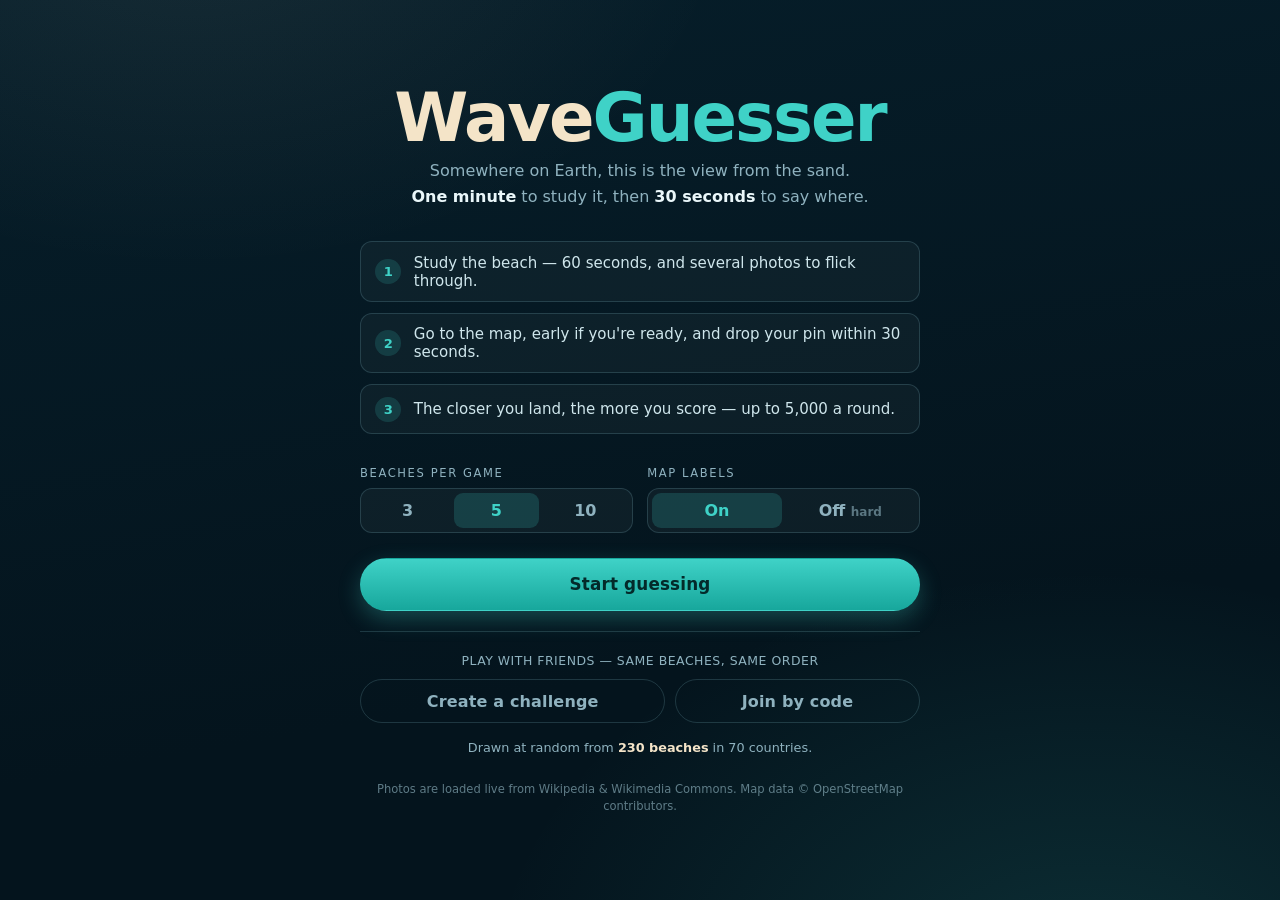
<file: index.html>
<!doctype html>
<html lang="en">
<head>
<meta charset="utf-8">
<meta name="viewport" content="width=device-width, initial-scale=1, viewport-fit=cover">
<title>Wave Guesser — guess the beach</title>
<meta name="description" content="A geo-guessing game for beaches. You get a photo of a beach somewhere in the world and 60 seconds to drop a pin on the map.">
<meta name="theme-color" content="#04141d">
<link rel="icon" href="data:image/svg+xml,<svg xmlns='http://www.w3.org/2000/svg' viewBox='0 0 100 100'><text y='.9em' font-size='90'>🏖️</text></svg>">
<link rel="stylesheet" href="vendor/leaflet/leaflet.css">
<link rel="stylesheet" href="assets/css/style.css">
</head>
<body>

<!-- ─────────────────────────  START  ───────────────────────── -->
<section class="screen screen--start is-active" id="screen-start">
  <div class="start-card">
    <h1 class="logo">Wave<span>Guesser</span></h1>
    <p class="tagline">Somewhere on Earth, this is the view from the sand.<br><strong>One minute</strong> to study it, then <strong>30 seconds</strong> to say where.</p>

    <p class="invite" id="invite" hidden></p>

    <ol class="how">
      <li><span>1</span> Study the beach — 60 seconds, and several photos to flick through.</li>
      <li><span>2</span> Go to the map, early if you're ready, and drop your pin within 30 seconds.</li>
      <li><span>3</span> The closer you land, the more you score — up to 5,000 a round.</li>
    </ol>

    <div class="options">
      <fieldset class="opt">
        <legend>Beaches per game</legend>
        <div class="segmented" role="radiogroup" aria-label="Number of rounds">
          <button type="button" role="radio" class="seg" data-rounds="3">3</button>
          <button type="button" role="radio" class="seg is-on" data-rounds="5" aria-checked="true">5</button>
          <button type="button" role="radio" class="seg" data-rounds="10">10</button>
        </div>
      </fieldset>

      <fieldset class="opt">
        <legend>Map labels</legend>
        <div class="segmented" role="radiogroup" aria-label="Map difficulty">
          <button type="button" role="radio" class="seg is-on" data-labels="on" aria-checked="true">On</button>
          <button type="button" role="radio" class="seg" data-labels="off">Off <em>hard</em></button>
        </div>
      </fieldset>
    </div>

    <button class="btn btn--primary btn--big" id="btn-play">Start guessing</button>

    <div class="friends">
      <p class="friends__lead">Play with friends — same beaches, same order</p>
      <div class="friends__actions">
        <button type="button" class="btn btn--ghost" id="btn-create-challenge">Create a challenge</button>
        <button type="button" class="btn btn--ghost" id="btn-join-toggle">Join by code</button>
      </div>
      <form class="friends__join" id="join-row" hidden>
        <input id="join-code" type="text" autocomplete="off" autocapitalize="characters" spellcheck="false" placeholder="Paste challenge link or code" aria-label="Challenge link or code">
        <button type="submit" class="btn btn--primary" id="btn-join">Join</button>
      </form>
      <div class="friends__share" id="share-box" hidden>
        <p class="friends__code">Challenge code <b id="share-code">—</b></p>
        <div class="friends__actions">
          <button type="button" class="btn btn--ghost" id="btn-copy-link">Copy link</button>
          <button type="button" class="btn btn--ghost" id="btn-copy-code">Copy code</button>
        </div>
        <p class="muted friends__note">Send this to friends. Everyone plays the same beaches, then compares scores at the end.</p>
      </div>
    </div>

    <p class="best" id="best-line" hidden></p>
    <p class="pool-note" id="pool-note"></p>
    <p class="credit-note">Photos are loaded live from Wikipedia &amp; Wikimedia Commons. Map data © OpenStreetMap contributors.</p>
  </div>
</section>

<!-- ────────────────────────  LOADING  ──────────────────────── -->
<section class="screen screen--loading" id="screen-loading">
  <div class="loading-card">
    <div class="waves" aria-hidden="true"><span></span><span></span><span></span></div>
    <h2 id="loading-title">Scouting beaches…</h2>
    <div class="bar"><div class="bar__fill" id="load-bar"></div></div>
    <p class="muted" id="load-status">Contacting Wikimedia…</p>
    <button class="btn btn--ghost" id="btn-load-cancel">Cancel</button>
  </div>
</section>

<!-- ──────────────────────────  PLAY  ───────────────────────── -->
<section class="screen screen--play" id="screen-play">
  <div class="stage">
    <img class="stage__img" id="photo" alt="Photograph of a beach you have to identify">
    <div class="stage__scrim"></div>

    <div class="photo-nav" id="photo-nav" hidden>
      <button class="iconbtn" id="photo-prev" aria-label="Previous photo of this beach">‹</button>
      <span id="photo-count">1 / 1</span>
      <button class="iconbtn" id="photo-next" aria-label="Next photo of this beach">›</button>
    </div>

    <p class="photo-credit" id="photo-credit">Photo from Wikimedia Commons &middot; full credit after you guess</p>

    <button class="btn btn--primary stage__skip" id="btn-to-map">I'm ready &mdash; go to the map &rarr;</button>
    <button class="stage__peek" id="stage-peek" aria-label="Enlarge the photo" aria-expanded="false"></button>
  </div>

  <header class="hud">
    <div class="hud__pill" id="round-pill">Round 1 / 5</div>
    <div class="hud__clock">
      <div class="timer" id="timer" role="timer" aria-live="off">
        <svg viewBox="0 0 44 44" aria-hidden="true">
          <circle class="timer__track" cx="22" cy="22" r="19"></circle>
          <circle class="timer__ring" id="timer-ring" cx="22" cy="22" r="19"></circle>
        </svg>
        <span id="timer-num">60</span>
      </div>
      <p class="timer-label" id="timer-label">Look</p>
    </div>
    <div class="hud__pill hud__pill--score">Score <b id="score-total">0</b></div>
  </header>

  <div class="mappanel" id="mappanel">
    <button class="mappanel__grip" id="map-toggle" aria-label="Expand map" aria-expanded="false"></button>
    <div class="mappanel__map" id="guess-map"></div>
    <div class="mappanel__foot">
      <p class="hint" id="guess-hint">Click the map to place your pin</p>
      <button class="btn btn--primary" id="btn-guess" disabled>Guess</button>
    </div>
  </div>
</section>

<!-- ─────────────────────────  REVEAL  ──────────────────────── -->
<section class="screen screen--reveal" id="screen-reveal">
  <div class="reveal-map" id="result-map"></div>
  <div class="reveal-card">
    <div class="reveal-head">
      <p class="reveal-eyebrow" id="reveal-eyebrow">Round 1</p>
      <h2 id="reveal-name">Beach</h2>
      <p class="reveal-country" id="reveal-country"></p>
    </div>
    <img class="reveal-thumb" id="reveal-thumb" alt="" hidden>
    <div class="reveal-stats">
      <div><b id="reveal-points">0</b><span>points</span></div>
      <div><b id="reveal-distance">—</b><span>away</span></div>
    </div>
    <p class="reveal-fact" id="reveal-fact"></p>
    <p class="reveal-credit" id="reveal-credit"></p>
    <button class="btn btn--primary btn--big" id="btn-next">Next round</button>
  </div>
</section>

<!-- ─────────────────────────  FINAL  ───────────────────────── -->
<section class="screen screen--final" id="screen-final">
  <div class="final-card">
    <p class="reveal-eyebrow">Final score</p>
    <h2 class="final-score"><b id="final-points">0</b><span id="final-max">/ 25,000</span></h2>
    <p class="final-rank" id="final-rank"></p>
    <ul class="breakdown" id="breakdown"></ul>
    <div class="final-share" id="final-share" hidden>
      <p class="friends__code">Challenge <b id="final-code">—</b> · compare with your friends</p>
      <div class="friends__actions">
        <button type="button" class="btn btn--ghost" id="btn-copy-result">Copy my result</button>
        <button type="button" class="btn btn--ghost" id="btn-copy-challenge">Copy challenge link</button>
      </div>
    </div>
    <div class="final-actions">
      <button class="btn btn--primary btn--big" id="btn-again">Play again</button>
      <button class="btn btn--ghost" id="btn-home">Change settings</button>
    </div>
  </div>
</section>

<!-- ─────────────────────────  ERROR  ───────────────────────── -->
<div class="toast" id="toast" hidden></div>

<script src="vendor/leaflet/leaflet.js"></script>
<script src="assets/js/beaches.js"></script>
<script src="assets/js/photos.js"></script>
<script src="assets/js/game.js"></script>
</body>
</html>
</file>
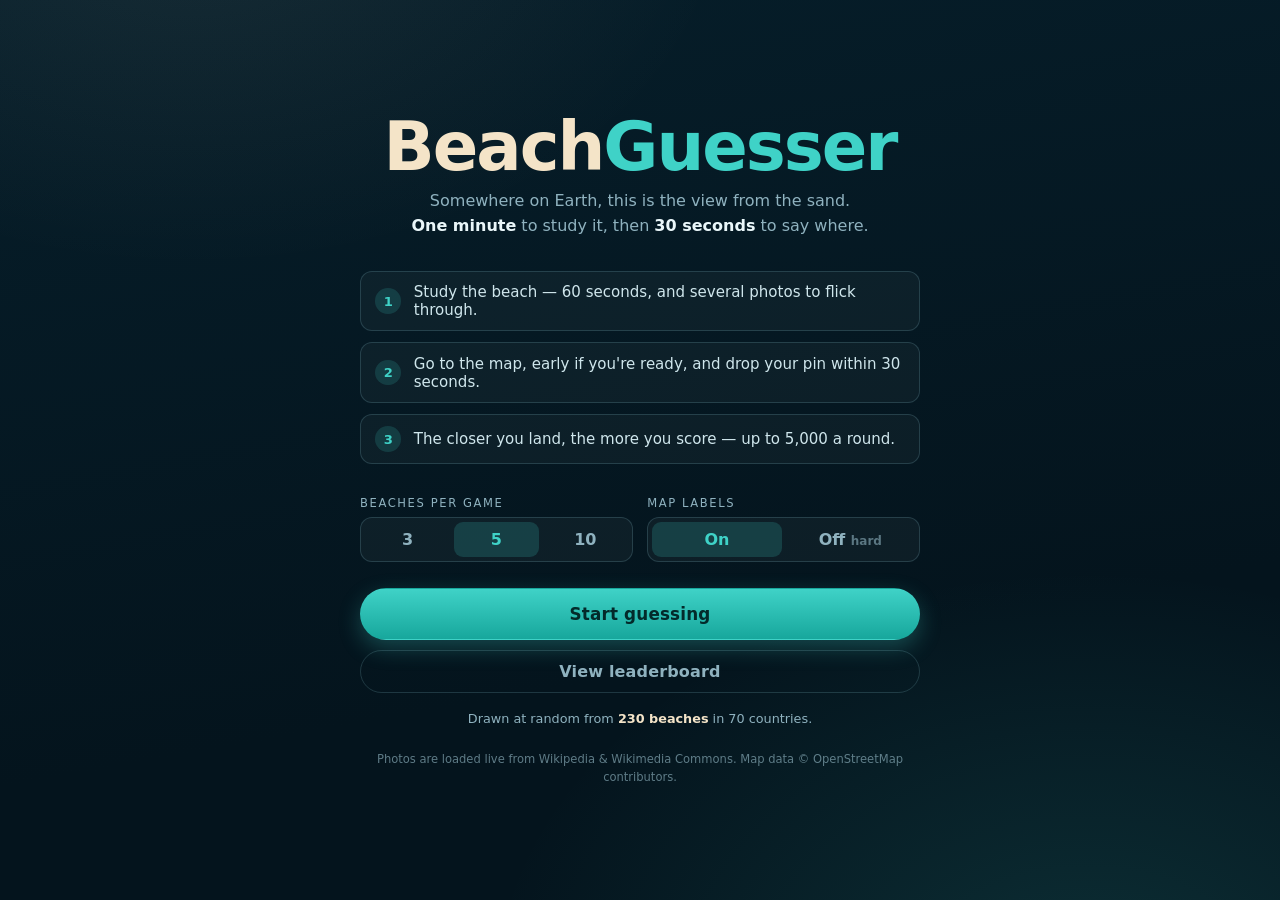
<file: beach-guesser.html>
<!--
  Beach Guesser - single-file build. Generated by tools/build-single-file.py;
  edit the sources in assets/ and rebuild rather than editing this file.
  Open it in any browser. An internet connection is needed for the beach
  photos (Wikimedia) and the map tiles (OpenStreetMap via CARTO).
-->
<!doctype html>
<html lang="en">
<head>
<meta charset="utf-8">
<meta name="viewport" content="width=device-width, initial-scale=1, viewport-fit=cover">
<title>Beach Guesser</title>
<meta name="description" content="A geo-guessing game for beaches. You get a photo of a beach somewhere in the world and 60 seconds to drop a pin on the map.">
<meta name="theme-color" content="#04141d">
<link rel="icon" href="data:image/svg+xml,<svg xmlns='http://www.w3.org/2000/svg' viewBox='0 0 100 100'><text y='.9em' font-size='90'>🏖️</text></svg>">
<style>
/* required styles */

.leaflet-pane,
.leaflet-tile,
.leaflet-marker-icon,
.leaflet-marker-shadow,
.leaflet-tile-container,
.leaflet-pane > svg,
.leaflet-pane > canvas,
.leaflet-zoom-box,
.leaflet-image-layer,
.leaflet-layer {
	position: absolute;
	left: 0;
	top: 0;
	}
.leaflet-container {
	overflow: hidden;
	}
.leaflet-tile,
.leaflet-marker-icon,
.leaflet-marker-shadow {
	-webkit-user-select: none;
	   -moz-user-select: none;
	        user-select: none;
	  -webkit-user-drag: none;
	}
/* Prevents IE11 from highlighting tiles in blue */
.leaflet-tile::selection {
	background: transparent;
}
/* Safari renders non-retina tile on retina better with this, but Chrome is worse */
.leaflet-safari .leaflet-tile {
	image-rendering: -webkit-optimize-contrast;
	}
/* hack that prevents hw layers "stretching" when loading new tiles */
.leaflet-safari .leaflet-tile-container {
	width: 1600px;
	height: 1600px;
	-webkit-transform-origin: 0 0;
	}
.leaflet-marker-icon,
.leaflet-marker-shadow {
	display: block;
	}
/* .leaflet-container svg: reset svg max-width decleration shipped in Joomla! (joomla.org) 3.x */
/* .leaflet-container img: map is broken in FF if you have max-width: 100% on tiles */
.leaflet-container .leaflet-overlay-pane svg {
	max-width: none !important;
	max-height: none !important;
	}
.leaflet-container .leaflet-marker-pane img,
.leaflet-container .leaflet-shadow-pane img,
.leaflet-container .leaflet-tile-pane img,
.leaflet-container img.leaflet-image-layer,
.leaflet-container .leaflet-tile {
	max-width: none !important;
	max-height: none !important;
	width: auto;
	padding: 0;
	}

.leaflet-container img.leaflet-tile {
	/* See: https://bugs.chromium.org/p/chromium/issues/detail?id=600120 */
	mix-blend-mode: plus-lighter;
}

.leaflet-container.leaflet-touch-zoom {
	-ms-touch-action: pan-x pan-y;
	touch-action: pan-x pan-y;
	}
.leaflet-container.leaflet-touch-drag {
	-ms-touch-action: pinch-zoom;
	/* Fallback for FF which doesn't support pinch-zoom */
	touch-action: none;
	touch-action: pinch-zoom;
}
.leaflet-container.leaflet-touch-drag.leaflet-touch-zoom {
	-ms-touch-action: none;
	touch-action: none;
}
.leaflet-container {
	-webkit-tap-highlight-color: transparent;
}
.leaflet-container a {
	-webkit-tap-highlight-color: rgba(51, 181, 229, 0.4);
}
.leaflet-tile {
	filter: inherit;
	visibility: hidden;
	}
.leaflet-tile-loaded {
	visibility: inherit;
	}
.leaflet-zoom-box {
	width: 0;
	height: 0;
	-moz-box-sizing: border-box;
	     box-sizing: border-box;
	z-index: 800;
	}
/* workaround for https://bugzilla.mozilla.org/show_bug.cgi?id=888319 */
.leaflet-overlay-pane svg {
	-moz-user-select: none;
	}

.leaflet-pane         { z-index: 400; }

.leaflet-tile-pane    { z-index: 200; }
.leaflet-overlay-pane { z-index: 400; }
.leaflet-shadow-pane  { z-index: 500; }
.leaflet-marker-pane  { z-index: 600; }
.leaflet-tooltip-pane   { z-index: 650; }
.leaflet-popup-pane   { z-index: 700; }

.leaflet-map-pane canvas { z-index: 100; }
.leaflet-map-pane svg    { z-index: 200; }

.leaflet-vml-shape {
	width: 1px;
	height: 1px;
	}
.lvml {
	behavior: url(#default#VML);
	display: inline-block;
	position: absolute;
	}


/* control positioning */

.leaflet-control {
	position: relative;
	z-index: 800;
	pointer-events: visiblePainted; /* IE 9-10 doesn't have auto */
	pointer-events: auto;
	}
.leaflet-top,
.leaflet-bottom {
	position: absolute;
	z-index: 1000;
	pointer-events: none;
	}
.leaflet-top {
	top: 0;
	}
.leaflet-right {
	right: 0;
	}
.leaflet-bottom {
	bottom: 0;
	}
.leaflet-left {
	left: 0;
	}
.leaflet-control {
	float: left;
	clear: both;
	}
.leaflet-right .leaflet-control {
	float: right;
	}
.leaflet-top .leaflet-control {
	margin-top: 10px;
	}
.leaflet-bottom .leaflet-control {
	margin-bottom: 10px;
	}
.leaflet-left .leaflet-control {
	margin-left: 10px;
	}
.leaflet-right .leaflet-control {
	margin-right: 10px;
	}


/* zoom and fade animations */

.leaflet-fade-anim .leaflet-popup {
	opacity: 0;
	-webkit-transition: opacity 0.2s linear;
	   -moz-transition: opacity 0.2s linear;
	        transition: opacity 0.2s linear;
	}
.leaflet-fade-anim .leaflet-map-pane .leaflet-popup {
	opacity: 1;
	}
.leaflet-zoom-animated {
	-webkit-transform-origin: 0 0;
	    -ms-transform-origin: 0 0;
	        transform-origin: 0 0;
	}
svg.leaflet-zoom-animated {
	will-change: transform;
}

.leaflet-zoom-anim .leaflet-zoom-animated {
	-webkit-transition: -webkit-transform 0.25s cubic-bezier(0,0,0.25,1);
	   -moz-transition:    -moz-transform 0.25s cubic-bezier(0,0,0.25,1);
	        transition:         transform 0.25s cubic-bezier(0,0,0.25,1);
	}
.leaflet-zoom-anim .leaflet-tile,
.leaflet-pan-anim .leaflet-tile {
	-webkit-transition: none;
	   -moz-transition: none;
	        transition: none;
	}

.leaflet-zoom-anim .leaflet-zoom-hide {
	visibility: hidden;
	}


/* cursors */

.leaflet-interactive {
	cursor: pointer;
	}
.leaflet-grab {
	cursor: -webkit-grab;
	cursor:    -moz-grab;
	cursor:         grab;
	}
.leaflet-crosshair,
.leaflet-crosshair .leaflet-interactive {
	cursor: crosshair;
	}
.leaflet-popup-pane,
.leaflet-control {
	cursor: auto;
	}
.leaflet-dragging .leaflet-grab,
.leaflet-dragging .leaflet-grab .leaflet-interactive,
.leaflet-dragging .leaflet-marker-draggable {
	cursor: move;
	cursor: -webkit-grabbing;
	cursor:    -moz-grabbing;
	cursor:         grabbing;
	}

/* marker & overlays interactivity */
.leaflet-marker-icon,
.leaflet-marker-shadow,
.leaflet-image-layer,
.leaflet-pane > svg path,
.leaflet-tile-container {
	pointer-events: none;
	}

.leaflet-marker-icon.leaflet-interactive,
.leaflet-image-layer.leaflet-interactive,
.leaflet-pane > svg path.leaflet-interactive,
svg.leaflet-image-layer.leaflet-interactive path {
	pointer-events: visiblePainted; /* IE 9-10 doesn't have auto */
	pointer-events: auto;
	}

/* visual tweaks */

.leaflet-container {
	background: #ddd;
	outline-offset: 1px;
	}
.leaflet-container a {
	color: #0078A8;
	}
.leaflet-zoom-box {
	border: 2px dotted #38f;
	background: rgba(255,255,255,0.5);
	}


/* general typography */
.leaflet-container {
	font-family: "Helvetica Neue", Arial, Helvetica, sans-serif;
	font-size: 12px;
	font-size: 0.75rem;
	line-height: 1.5;
	}


/* general toolbar styles */

.leaflet-bar {
	box-shadow: 0 1px 5px rgba(0,0,0,0.65);
	border-radius: 4px;
	}
.leaflet-bar a {
	background-color: #fff;
	border-bottom: 1px solid #ccc;
	width: 26px;
	height: 26px;
	line-height: 26px;
	display: block;
	text-align: center;
	text-decoration: none;
	color: black;
	}
.leaflet-bar a,
.leaflet-control-layers-toggle {
	background-position: 50% 50%;
	background-repeat: no-repeat;
	display: block;
	}
.leaflet-bar a:hover,
.leaflet-bar a:focus {
	background-color: #f4f4f4;
	}
.leaflet-bar a:first-child {
	border-top-left-radius: 4px;
	border-top-right-radius: 4px;
	}
.leaflet-bar a:last-child {
	border-bottom-left-radius: 4px;
	border-bottom-right-radius: 4px;
	border-bottom: none;
	}
.leaflet-bar a.leaflet-disabled {
	cursor: default;
	background-color: #f4f4f4;
	color: #bbb;
	}

.leaflet-touch .leaflet-bar a {
	width: 30px;
	height: 30px;
	line-height: 30px;
	}
.leaflet-touch .leaflet-bar a:first-child {
	border-top-left-radius: 2px;
	border-top-right-radius: 2px;
	}
.leaflet-touch .leaflet-bar a:last-child {
	border-bottom-left-radius: 2px;
	border-bottom-right-radius: 2px;
	}

/* zoom control */

.leaflet-control-zoom-in,
.leaflet-control-zoom-out {
	font: bold 18px 'Lucida Console', Monaco, monospace;
	text-indent: 1px;
	}

.leaflet-touch .leaflet-control-zoom-in, .leaflet-touch .leaflet-control-zoom-out  {
	font-size: 22px;
	}


/* layers control */

.leaflet-control-layers {
	box-shadow: 0 1px 5px rgba(0,0,0,0.4);
	background: #fff;
	border-radius: 5px;
	}
.leaflet-control-layers-toggle {
	background-image: url(images/layers.png);
	width: 36px;
	height: 36px;
	}
.leaflet-retina .leaflet-control-layers-toggle {
	background-image: url(images/layers-2x.png);
	background-size: 26px 26px;
	}
.leaflet-touch .leaflet-control-layers-toggle {
	width: 44px;
	height: 44px;
	}
.leaflet-control-layers .leaflet-control-layers-list,
.leaflet-control-layers-expanded .leaflet-control-layers-toggle {
	display: none;
	}
.leaflet-control-layers-expanded .leaflet-control-layers-list {
	display: block;
	position: relative;
	}
.leaflet-control-layers-expanded {
	padding: 6px 10px 6px 6px;
	color: #333;
	background: #fff;
	}
.leaflet-control-layers-scrollbar {
	overflow-y: scroll;
	overflow-x: hidden;
	padding-right: 5px;
	}
.leaflet-control-layers-selector {
	margin-top: 2px;
	position: relative;
	top: 1px;
	}
.leaflet-control-layers label {
	display: block;
	font-size: 13px;
	font-size: 1.08333em;
	}
.leaflet-control-layers-separator {
	height: 0;
	border-top: 1px solid #ddd;
	margin: 5px -10px 5px -6px;
	}

/* Default icon URLs */
.leaflet-default-icon-path { /* used only in path-guessing heuristic, see L.Icon.Default */
	background-image: url(images/marker-icon.png);
	}


/* attribution and scale controls */

.leaflet-container .leaflet-control-attribution {
	background: #fff;
	background: rgba(255, 255, 255, 0.8);
	margin: 0;
	}
.leaflet-control-attribution,
.leaflet-control-scale-line {
	padding: 0 5px;
	color: #333;
	line-height: 1.4;
	}
.leaflet-control-attribution a {
	text-decoration: none;
	}
.leaflet-control-attribution a:hover,
.leaflet-control-attribution a:focus {
	text-decoration: underline;
	}
.leaflet-attribution-flag {
	display: inline !important;
	vertical-align: baseline !important;
	width: 1em;
	height: 0.6669em;
	}
.leaflet-left .leaflet-control-scale {
	margin-left: 5px;
	}
.leaflet-bottom .leaflet-control-scale {
	margin-bottom: 5px;
	}
.leaflet-control-scale-line {
	border: 2px solid #777;
	border-top: none;
	line-height: 1.1;
	padding: 2px 5px 1px;
	white-space: nowrap;
	-moz-box-sizing: border-box;
	     box-sizing: border-box;
	background: rgba(255, 255, 255, 0.8);
	text-shadow: 1px 1px #fff;
	}
.leaflet-control-scale-line:not(:first-child) {
	border-top: 2px solid #777;
	border-bottom: none;
	margin-top: -2px;
	}
.leaflet-control-scale-line:not(:first-child):not(:last-child) {
	border-bottom: 2px solid #777;
	}

.leaflet-touch .leaflet-control-attribution,
.leaflet-touch .leaflet-control-layers,
.leaflet-touch .leaflet-bar {
	box-shadow: none;
	}
.leaflet-touch .leaflet-control-layers,
.leaflet-touch .leaflet-bar {
	border: 2px solid rgba(0,0,0,0.2);
	background-clip: padding-box;
	}


/* popup */

.leaflet-popup {
	position: absolute;
	text-align: center;
	margin-bottom: 20px;
	}
.leaflet-popup-content-wrapper {
	padding: 1px;
	text-align: left;
	border-radius: 12px;
	}
.leaflet-popup-content {
	margin: 13px 24px 13px 20px;
	line-height: 1.3;
	font-size: 13px;
	font-size: 1.08333em;
	min-height: 1px;
	}
.leaflet-popup-content p {
	margin: 17px 0;
	margin: 1.3em 0;
	}
.leaflet-popup-tip-container {
	width: 40px;
	height: 20px;
	position: absolute;
	left: 50%;
	margin-top: -1px;
	margin-left: -20px;
	overflow: hidden;
	pointer-events: none;
	}
.leaflet-popup-tip {
	width: 17px;
	height: 17px;
	padding: 1px;

	margin: -10px auto 0;
	pointer-events: auto;

	-webkit-transform: rotate(45deg);
	   -moz-transform: rotate(45deg);
	    -ms-transform: rotate(45deg);
	        transform: rotate(45deg);
	}
.leaflet-popup-content-wrapper,
.leaflet-popup-tip {
	background: white;
	color: #333;
	box-shadow: 0 3px 14px rgba(0,0,0,0.4);
	}
.leaflet-container a.leaflet-popup-close-button {
	position: absolute;
	top: 0;
	right: 0;
	border: none;
	text-align: center;
	width: 24px;
	height: 24px;
	font: 16px/24px Tahoma, Verdana, sans-serif;
	color: #757575;
	text-decoration: none;
	background: transparent;
	}
.leaflet-container a.leaflet-popup-close-button:hover,
.leaflet-container a.leaflet-popup-close-button:focus {
	color: #585858;
	}
.leaflet-popup-scrolled {
	overflow: auto;
	}

.leaflet-oldie .leaflet-popup-content-wrapper {
	-ms-zoom: 1;
	}
.leaflet-oldie .leaflet-popup-tip {
	width: 24px;
	margin: 0 auto;

	-ms-filter: "progid:DXImageTransform.Microsoft.Matrix(M11=0.70710678, M12=0.70710678, M21=-0.70710678, M22=0.70710678)";
	filter: progid:DXImageTransform.Microsoft.Matrix(M11=0.70710678, M12=0.70710678, M21=-0.70710678, M22=0.70710678);
	}

.leaflet-oldie .leaflet-control-zoom,
.leaflet-oldie .leaflet-control-layers,
.leaflet-oldie .leaflet-popup-content-wrapper,
.leaflet-oldie .leaflet-popup-tip {
	border: 1px solid #999;
	}


/* div icon */

.leaflet-div-icon {
	background: #fff;
	border: 1px solid #666;
	}


/* Tooltip */
/* Base styles for the element that has a tooltip */
.leaflet-tooltip {
	position: absolute;
	padding: 6px;
	background-color: #fff;
	border: 1px solid #fff;
	border-radius: 3px;
	color: #222;
	white-space: nowrap;
	-webkit-user-select: none;
	-moz-user-select: none;
	-ms-user-select: none;
	user-select: none;
	pointer-events: none;
	box-shadow: 0 1px 3px rgba(0,0,0,0.4);
	}
.leaflet-tooltip.leaflet-interactive {
	cursor: pointer;
	pointer-events: auto;
	}
.leaflet-tooltip-top:before,
.leaflet-tooltip-bottom:before,
.leaflet-tooltip-left:before,
.leaflet-tooltip-right:before {
	position: absolute;
	pointer-events: none;
	border: 6px solid transparent;
	background: transparent;
	content: "";
	}

/* Directions */

.leaflet-tooltip-bottom {
	margin-top: 6px;
}
.leaflet-tooltip-top {
	margin-top: -6px;
}
.leaflet-tooltip-bottom:before,
.leaflet-tooltip-top:before {
	left: 50%;
	margin-left: -6px;
	}
.leaflet-tooltip-top:before {
	bottom: 0;
	margin-bottom: -12px;
	border-top-color: #fff;
	}
.leaflet-tooltip-bottom:before {
	top: 0;
	margin-top: -12px;
	margin-left: -6px;
	border-bottom-color: #fff;
	}
.leaflet-tooltip-left {
	margin-left: -6px;
}
.leaflet-tooltip-right {
	margin-left: 6px;
}
.leaflet-tooltip-left:before,
.leaflet-tooltip-right:before {
	top: 50%;
	margin-top: -6px;
	}
.leaflet-tooltip-left:before {
	right: 0;
	margin-right: -12px;
	border-left-color: #fff;
	}
.leaflet-tooltip-right:before {
	left: 0;
	margin-left: -12px;
	border-right-color: #fff;
	}

/* Printing */

@media print {
	/* Prevent printers from removing background-images of controls. */
	.leaflet-control {
		-webkit-print-color-adjust: exact;
		print-color-adjust: exact;
		}
	}

</style>
<style>
/* ============================================================
   Beach Guesser
   ============================================================ */

:root {
  --deep:        #04141d;
  --deep-2:      #08212e;
  --panel:       rgba(6, 26, 36, 0.82);
  --panel-solid: #0a2634;
  --line:        rgba(148, 214, 226, 0.18);
  --sand:        #f4e4c8;
  --foam:        #eaf7fa;
  --surf:        #3fd2c7;
  --surf-deep:   #17a79c;
  --coral:       #ff7a59;
  --amber:       #ffc24b;
  --muted:       #8fb2bf;

  --radius:      16px;
  --shadow:      0 18px 48px rgba(0, 0, 0, 0.45);
  --font:        "Avenir Next", "Segoe UI", system-ui, -apple-system, sans-serif;
}

* { box-sizing: border-box; }

/* An author `display` beats the UA rule for [hidden], which silently leaves
   "hidden" overlays on screen and swallowing clicks. Make the attribute win. */
[hidden] { display: none !important; }

html, body {
  height: 100%;
  margin: 0;
  background: var(--deep);
  color: var(--foam);
  font-family: var(--font);
  -webkit-font-smoothing: antialiased;
  overscroll-behavior: none;
}

button { font: inherit; color: inherit; }

/* ---------- screens ---------- */

.screen {
  position: fixed;
  inset: 0;
  display: none;
  overflow: hidden;
}
.screen.is-active { display: block; }
.screen--start.is-active,
.screen--loading.is-active,
.screen--final.is-active { display: grid; place-items: center; overflow-y: auto; }

/* ---------- shared bits ---------- */

.btn {
  border: 1px solid transparent;
  border-radius: 999px;
  padding: 0.7rem 1.4rem;
  font-weight: 650;
  letter-spacing: 0.01em;
  cursor: pointer;
  transition: transform 0.12s ease, background 0.18s ease, opacity 0.18s ease;
}
.btn:active { transform: translateY(1px) scale(0.99); }
.btn--primary {
  background: linear-gradient(180deg, var(--surf), var(--surf-deep));
  color: #032a2a;
  box-shadow: 0 8px 22px rgba(63, 210, 199, 0.28);
}
.btn--primary:disabled {
  background: rgba(143, 178, 191, 0.18);
  color: var(--muted);
  box-shadow: none;
  cursor: not-allowed;
}
.btn--ghost {
  background: transparent;
  border-color: var(--line);
  color: var(--muted);
}
.btn--ghost:hover { color: var(--foam); border-color: var(--surf); }
.btn--big { padding: 0.95rem 2.2rem; font-size: 1.05rem; width: 100%; }

.muted { color: var(--muted); }

.reveal-eyebrow {
  margin: 0;
  text-transform: uppercase;
  letter-spacing: 0.16em;
  font-size: 0.7rem;
  color: var(--surf);
  font-weight: 700;
}

/* ============================================================
   START
   ============================================================ */

.screen--start {
  background:
    radial-gradient(900px 600px at 15% -10%, rgba(244, 228, 200, 0.07) 0%, transparent 60%),
    radial-gradient(1000px 700px at 85% 110%, rgba(63, 210, 199, 0.14) 0%, transparent 60%),
    linear-gradient(170deg, #061e2a, var(--deep) 70%);
  padding: 2rem 1.25rem;
}

.start-card {
  width: min(560px, 100%);
  text-align: center;
}

.logo {
  margin: 0 0 0.4rem;
  font-size: clamp(2.6rem, 9vw, 4.2rem);
  font-weight: 800;
  letter-spacing: -0.03em;
  line-height: 1;
  color: var(--sand);
}
.logo span { color: var(--surf); }

.tagline {
  margin: 0 0 2rem;
  color: var(--muted);
  line-height: 1.6;
}
.tagline strong { color: var(--foam); }

.how {
  list-style: none;
  margin: 0 0 2rem;
  padding: 0;
  text-align: left;
  display: grid;
  gap: 0.7rem;
}
.how li {
  display: flex;
  align-items: center;
  gap: 0.8rem;
  background: rgba(255, 255, 255, 0.035);
  border: 1px solid var(--line);
  border-radius: 12px;
  padding: 0.7rem 0.9rem;
  font-size: 0.94rem;
  color: #cfe6ec;
}
.how span {
  flex: 0 0 1.6rem;
  height: 1.6rem;
  display: grid;
  place-items: center;
  border-radius: 50%;
  background: rgba(63, 210, 199, 0.16);
  color: var(--surf);
  font-weight: 700;
  font-size: 0.82rem;
}

.options {
  display: flex;
  gap: 0.9rem;
  margin-bottom: 1.6rem;
  flex-wrap: wrap;
}
.opt {
  flex: 1 1 180px;
  border: 0;
  padding: 0;
  margin: 0;
  text-align: left;
}
.opt legend {
  padding: 0 0 0.45rem;
  font-size: 0.72rem;
  text-transform: uppercase;
  letter-spacing: 0.14em;
  color: var(--muted);
}
.segmented {
  display: flex;
  background: rgba(255, 255, 255, 0.04);
  border: 1px solid var(--line);
  border-radius: 12px;
  padding: 4px;
  gap: 4px;
}
.seg {
  flex: 1;
  border: 0;
  background: transparent;
  color: var(--muted);
  border-radius: 9px;
  padding: 0.5rem 0.3rem;
  cursor: pointer;
  font-weight: 650;
  transition: background 0.15s, color 0.15s;
}
.seg em { font-style: normal; opacity: 0.6; font-size: 0.75em; }
.seg:hover { color: var(--foam); }
.seg.is-on {
  background: rgba(63, 210, 199, 0.18);
  color: var(--surf);
}

.pool-note {
  margin: 1.1rem 0 0;
  font-size: 0.8rem;
  color: var(--muted);
}
.pool-note b { color: var(--sand); }

.best { margin: 1rem 0 0; color: var(--sand); font-size: 0.9rem; }
.credit-note {
  margin: 1.6rem 0 0;
  font-size: 0.72rem;
  color: rgba(143, 178, 191, 0.65);
  line-height: 1.5;
}

/* ============================================================
   LOADING
   ============================================================ */

.screen--loading { background: linear-gradient(170deg, #061e2a, var(--deep) 70%); }
.loading-card { width: min(420px, 88vw); text-align: center; }
.loading-card h2 { margin: 1.4rem 0 1.2rem; font-weight: 650; font-size: 1.3rem; }

.waves { display: flex; justify-content: center; gap: 8px; height: 34px; align-items: flex-end; }
.waves span {
  width: 8px;
  border-radius: 4px;
  background: var(--surf);
  animation: swell 1.1s ease-in-out infinite;
}
.waves span:nth-child(2) { animation-delay: 0.15s; background: var(--sand); }
.waves span:nth-child(3) { animation-delay: 0.3s; }
@keyframes swell { 0%, 100% { height: 10px; opacity: 0.5; } 50% { height: 32px; opacity: 1; } }

.bar {
  height: 6px;
  border-radius: 3px;
  background: rgba(255, 255, 255, 0.08);
  overflow: hidden;
}
.bar__fill {
  height: 100%;
  width: 0%;
  border-radius: 3px;
  background: linear-gradient(90deg, var(--surf), var(--sand));
  transition: width 0.35s ease;
}
#load-status { margin: 0.8rem 0 1.6rem; font-size: 0.85rem; min-height: 1.2em; }

/* ============================================================
   PLAY
   ============================================================ */

.stage { position: absolute; inset: 0; background: #000; }
.stage__img {
  width: 100%;
  height: 100%;
  object-fit: cover;
  display: block;
  animation: fade 0.5s ease;
}
@keyframes fade { from { opacity: 0; } to { opacity: 1; } }
.stage__scrim {
  position: absolute;
  inset: 0;
  pointer-events: none;
  background:
    linear-gradient(180deg, rgba(4, 20, 29, 0.75) 0%, transparent 22%),
    linear-gradient(0deg, rgba(4, 20, 29, 0.7) 0%, transparent 26%);
}

.photo-credit {
  position: absolute;
  left: 1rem;
  bottom: 0.85rem;
  margin: 0;
  max-width: min(46ch, 34vw);
  font-size: 0.68rem;
  line-height: 1.45;
  color: rgba(234, 247, 250, 0.62);
  text-shadow: 0 1px 3px rgba(0, 0, 0, 0.8);
}
.photo-credit a { color: inherit; }

.photo-nav {
  position: absolute;
  left: 50%;
  bottom: 1.1rem;
  transform: translateX(-50%);
  display: flex;
  align-items: center;
  gap: 0.4rem;
  background: var(--panel);
  backdrop-filter: blur(10px);
  border: 1px solid var(--line);
  border-radius: 999px;
  padding: 0.25rem 0.5rem;
  font-size: 0.78rem;
  color: var(--muted);
}
.iconbtn {
  border: 0;
  background: transparent;
  color: var(--foam);
  cursor: pointer;
  font-size: 1.2rem;
  line-height: 1;
  padding: 0.2rem 0.55rem;
  border-radius: 999px;
}
.iconbtn:hover { background: rgba(255, 255, 255, 0.1); }

/* ---------- HUD ---------- */

.hud {
  z-index: 700;
  position: absolute;
  top: 0;
  left: 0;
  right: 0;
  padding: max(0.9rem, env(safe-area-inset-top)) 1rem 0;
  display: flex;
  align-items: flex-start;
  justify-content: space-between;
  gap: 0.6rem;
  pointer-events: none;
}
.hud__pill {
  background: var(--panel);
  backdrop-filter: blur(10px);
  border: 1px solid var(--line);
  border-radius: 999px;
  padding: 0.5rem 0.95rem;
  font-size: 0.82rem;
  font-weight: 600;
  letter-spacing: 0.02em;
  white-space: nowrap;
}
.hud__pill--score b { color: var(--sand); margin-left: 0.25rem; }

.hud__clock { display: grid; justify-items: center; gap: 0.25rem; pointer-events: none; }
.timer-label {
  margin: 0;
  font-size: 0.62rem;
  text-transform: uppercase;
  letter-spacing: 0.16em;
  font-weight: 700;
  color: var(--muted);
  background: var(--panel);
  border: 1px solid var(--line);
  border-radius: 999px;
  padding: 0.15rem 0.6rem;
}
.phase-guess .timer-label { color: var(--sand); }

.timer {
  position: relative;
  width: 62px;
  height: 62px;
  display: grid;
  place-items: center;
  flex: 0 0 auto;
}
.timer svg { position: absolute; inset: 0; width: 100%; height: 100%; transform: rotate(-90deg); }
.timer circle { fill: rgba(6, 26, 36, 0.78); stroke-width: 3.5; }
.timer__track { stroke: rgba(148, 214, 226, 0.18); }
.timer__ring {
  fill: none;
  stroke: var(--surf);
  stroke-linecap: round;
  stroke-dasharray: 119.38;
  stroke-dashoffset: 0;
  transition: stroke-dashoffset 0.22s linear, stroke 0.4s ease;
}
.timer span {
  position: relative;
  font-variant-numeric: tabular-nums;
  font-weight: 700;
  font-size: 1.15rem;
}
.timer.is-warn .timer__ring { stroke: var(--amber); }
.timer.is-warn span { color: var(--amber); }
.timer.is-urgent .timer__ring { stroke: var(--coral); }
.timer.is-urgent span { color: var(--coral); }
.timer.is-urgent { animation: pulse 1s ease-in-out infinite; }
@keyframes pulse { 50% { transform: scale(1.08); } }

/* ---------- map panel ---------- */

.mappanel {
  isolation: isolate;   /* contain Leaflet's own z-index stack */
  z-index: 1;
  position: absolute;
  right: 1rem;
  bottom: 1rem;
  width: 380px;
  height: 300px;
  background: var(--panel-solid);
  border: 1px solid var(--line);
  border-radius: var(--radius);
  box-shadow: var(--shadow);
  overflow: hidden;
  display: flex;
  flex-direction: column;
  opacity: 0.9;
  transition: width 0.28s cubic-bezier(0.2, 0.8, 0.2, 1),
              height 0.28s cubic-bezier(0.2, 0.8, 0.2, 1),
              opacity 0.2s ease;
}
.mappanel:hover,
.mappanel:focus-within,
.mappanel.is-open { opacity: 1; }
.mappanel.is-open {
  width: min(62vw, 900px);
  height: min(74vh, 680px);
}

.mappanel__grip {
  position: absolute;
  top: 6px;
  right: 6px;
  z-index: 500;
  width: 30px;
  height: 30px;
  border-radius: 8px;
  border: 1px solid var(--line);
  background: rgba(6, 26, 36, 0.9);
  cursor: pointer;
  display: grid;
  place-items: center;
}
.mappanel__grip::before {
  content: "⤢";
  font-size: 0.95rem;
  color: var(--foam);
}
.mappanel.is-open .mappanel__grip::before { content: "⤡"; }

.mappanel__map { flex: 1; min-height: 0; }

.mappanel__foot {
  display: flex;
  align-items: center;
  gap: 0.6rem;
  padding: 0.6rem 0.7rem;
  border-top: 1px solid var(--line);
  background: rgba(4, 20, 29, 0.6);
}
.hint { flex: 1; margin: 0; font-size: 0.78rem; color: var(--muted); }
.mappanel__foot .btn { padding: 0.55rem 1.3rem; }


/* ============================================================
   ROUND PHASES
   The look phase is photo-only; the guess phase hands the whole
   screen to the map and parks the photo in the corner.
   ============================================================ */

.stage__skip {
  position: absolute;
  left: 50%;
  bottom: 3.6rem;
  transform: translateX(-50%);
  z-index: 620;
  white-space: nowrap;
}
.stage__peek {
  position: absolute;
  top: 0;
  right: 0;
  width: 34px;
  height: 34px;
  border: 0;
  border-radius: 0 0 0 12px;
  background: rgba(4, 20, 29, 0.72);
  color: var(--foam);
  cursor: pointer;
  display: none;
  z-index: 2;
}
.stage__peek::before { content: "⤢"; font-size: 0.95rem; }
.is-peeking .stage__peek::before { content: "⤡"; }

/* --- look phase --- */
.phase-look .mappanel { display: none; }
.phase-look .photo-credit { opacity: 0.75; }

/* --- guess phase --- */
.phase-guess .stage__skip { display: none; }
.phase-guess .stage__scrim { display: none; }
.phase-guess .photo-credit { display: none; }
.phase-guess .mappanel__grip { display: none; }

/* Full-screen map puts the zoom control under the round pill; drop it clear. */
.phase-guess .leaflet-top.leaflet-left .leaflet-control { margin-top: 66px; }

.phase-guess .mappanel {
  inset: 0;
  width: auto;
  height: auto;
  border: 0;
  border-radius: 0;
  box-shadow: none;
  opacity: 1;
}

.phase-guess .stage {
  inset: auto auto 5.2rem 1rem;
  width: 300px;
  height: 195px;
  border-radius: 14px;
  overflow: hidden;
  border: 1px solid var(--line);
  box-shadow: var(--shadow);
  z-index: 600;
  transition: width 0.25s cubic-bezier(0.2, 0.8, 0.2, 1),
              height 0.25s cubic-bezier(0.2, 0.8, 0.2, 1);
}
.phase-guess .stage__peek { display: grid; place-items: center; }
.phase-guess.is-peeking .stage {
  width: min(52vw, 760px);
  height: min(56vh, 520px);
}
.phase-guess .photo-nav {
  bottom: 0.4rem;
  transform: translateX(-50%) scale(0.82);
  opacity: 0;
  pointer-events: none;
  transition: opacity 0.2s ease;
}
.phase-guess.is-peeking .photo-nav {
  opacity: 1;
  pointer-events: auto;
  transform: translateX(-50%) scale(1);
}

/* ============================================================
   REVEAL
   ============================================================ */

.screen--reveal.is-active { display: grid; grid-template-columns: 1fr min(400px, 34vw); }
.reveal-map { height: 100%; background: var(--deep-2); isolation: isolate; }
.reveal-card {
  background: var(--panel-solid);
  border-left: 1px solid var(--line);
  padding: clamp(1.4rem, 3vw, 2.2rem);
  display: flex;
  flex-direction: column;
  gap: 1.1rem;
  overflow-y: auto;
}
.reveal-head h2 { margin: 0.35rem 0 0.2rem; font-size: clamp(1.5rem, 2.6vw, 2rem); line-height: 1.15; }
.reveal-country { margin: 0; color: var(--muted); font-size: 0.95rem; }

.reveal-thumb {
  width: 100%;
  aspect-ratio: 16 / 10;
  object-fit: cover;
  border-radius: 12px;
  border: 1px solid var(--line);
  display: block;
}

.reveal-stats {
  display: grid;
  grid-template-columns: 1fr 1fr;
  gap: 0.7rem;
}
.reveal-stats div {
  background: rgba(255, 255, 255, 0.04);
  border: 1px solid var(--line);
  border-radius: 12px;
  padding: 0.85rem 0.9rem;
}
.reveal-stats b {
  display: block;
  font-size: clamp(1.15rem, 2.2vw, 1.5rem);
  white-space: nowrap;
  color: var(--sand);
  font-variant-numeric: tabular-nums;
  line-height: 1.1;
}
.reveal-stats span {
  font-size: 0.7rem;
  text-transform: uppercase;
  letter-spacing: 0.12em;
  color: var(--muted);
}
.reveal-fact {
  margin: 0;
  font-size: 0.92rem;
  line-height: 1.65;
  color: #cfe6ec;
  border-left: 2px solid var(--surf);
  padding-left: 0.85rem;
}
.reveal-credit {
  margin: 0;
  font-size: 0.68rem;
  line-height: 1.5;
  color: rgba(143, 178, 191, 0.7);
}
.reveal-credit a { color: var(--muted); }
.reveal-card .btn--big { margin-top: auto; }

/* ============================================================
   FINAL
   ============================================================ */

.screen--final { background: linear-gradient(170deg, #061e2a, var(--deep) 70%); padding: 2rem 1.25rem; }
.final-card { width: min(520px, 100%); text-align: center; }
.final-score { margin: 0.5rem 0 0.3rem; font-size: clamp(2.4rem, 8vw, 3.6rem); font-weight: 800; letter-spacing: -0.02em; }
.final-score b { color: var(--sand); }
.final-score span { color: var(--muted); font-size: 0.4em; font-weight: 600; margin-left: 0.35rem; }
.final-rank { margin: 0 0 1.6rem; color: var(--surf); font-weight: 650; }

.breakdown { list-style: none; margin: 0 0 1.8rem; padding: 0; display: grid; gap: 0.45rem; text-align: left; }
.breakdown li {
  display: grid;
  grid-template-columns: 1.6rem 1fr auto auto;
  align-items: center;
  gap: 0.7rem;
  background: rgba(255, 255, 255, 0.035);
  border: 1px solid var(--line);
  border-radius: 10px;
  padding: 0.6rem 0.8rem;
  font-size: 0.88rem;
}
.breakdown .n { color: var(--muted); font-variant-numeric: tabular-nums; }
.breakdown .d { color: var(--muted); font-size: 0.8rem; font-variant-numeric: tabular-nums; }
.breakdown .p { color: var(--sand); font-weight: 700; font-variant-numeric: tabular-nums; min-width: 4.2ch; text-align: right; }
.final-actions { display: grid; gap: 0.6rem; }


/* ============================================================
   REPORTING A PHOTO
   ============================================================ */

.iconbtn--flag { font-size: 0.9rem; opacity: 0.65; }
.iconbtn--flag:hover { opacity: 1; color: var(--coral); }
.iconbtn--flag.is-done { color: var(--surf); opacity: 1; }

.reportbox {
  position: fixed;
  inset: 0;
  z-index: 9000;
  display: grid;
  place-items: center;
  background: rgba(2, 12, 18, 0.62);
  backdrop-filter: blur(3px);
  padding: 1rem;
}
.reportbox__panel {
  width: min(360px, 100%);
  background: var(--panel-solid);
  border: 1px solid var(--line);
  border-radius: 16px;
  box-shadow: var(--shadow);
  padding: 1.1rem;
  text-align: left;
}
.reportbox__title { margin: 0 0 0.3rem; font-size: 1rem; font-weight: 650; }
.reportbox__which {
  margin: 0 0 0.85rem;
  font-size: 0.75rem;
  color: var(--muted);
  overflow: hidden;
  text-overflow: ellipsis;
  white-space: nowrap;
}
.reportbox__reasons { display: grid; gap: 0.4rem; margin-bottom: 0.6rem; }
.reportbox__reasons button {
  border: 1px solid var(--line);
  background: rgba(255, 255, 255, 0.04);
  color: var(--foam);
  border-radius: 10px;
  padding: 0.6rem 0.75rem;
  font-size: 0.88rem;
  text-align: left;
  cursor: pointer;
}
.reportbox__reasons button:hover { border-color: var(--surf); background: rgba(63, 210, 199, 0.12); }
.reportbox__cancel { width: 100%; padding: 0.45rem; font-size: 0.8rem; }

.reportlink {
  align-self: flex-start;
  border: 0;
  background: none;
  padding: 0;
  font-size: 0.72rem;
  color: var(--muted);
  cursor: pointer;
  text-decoration: underline;
  text-underline-offset: 3px;
}
.reportlink:hover { color: var(--coral); }
.reportlink.is-done { color: var(--surf); text-decoration: none; cursor: default; }

/* ============================================================
   LEADERBOARD
   ============================================================ */

.screen--board.is-active { display: grid; place-items: center; overflow-y: auto; }
.screen--board { background: linear-gradient(170deg, #061e2a, var(--deep) 70%); padding: 2rem 1.25rem; }
.board-card { width: min(520px, 100%); text-align: center; }
.board-title { margin: 0.35rem 0 1.2rem; font-size: clamp(1.6rem, 5vw, 2.2rem); letter-spacing: -0.02em; }
.segmented--board { margin-bottom: 1.2rem; }

.board { list-style: none; margin: 0 0 1rem; padding: 0; display: grid; gap: 0.4rem; text-align: left; }
.board li {
  display: grid;
  grid-template-columns: 2rem 1fr auto;
  align-items: center;
  gap: 0.7rem;
  background: rgba(255, 255, 255, 0.035);
  border: 1px solid var(--line);
  border-radius: 10px;
  padding: 0.6rem 0.8rem;
  font-size: 0.9rem;
}
.board li.is-you { border-color: var(--surf); background: rgba(63, 210, 199, 0.1); }
.board .rank { color: var(--muted); font-variant-numeric: tabular-nums; }
.board .who { overflow: hidden; text-overflow: ellipsis; white-space: nowrap; }
.board .pts { color: var(--sand); font-weight: 700; font-variant-numeric: tabular-nums; }
.board__empty { color: var(--muted); font-size: 0.9rem; padding: 1.4rem 0; }

.board-note {
  margin: 0 0 1.4rem;
  font-size: 0.75rem;
  line-height: 1.6;
  color: rgba(143, 178, 191, 0.8);
}

.submitrow { display: flex; gap: 0.5rem; margin: 0 0 0.5rem; }
.namefield {
  flex: 1;
  min-width: 0;
  background: rgba(255, 255, 255, 0.05);
  border: 1px solid var(--line);
  border-radius: 999px;
  color: var(--foam);
  padding: 0.7rem 1.1rem;
  font: inherit;
  font-size: 0.95rem;
}
.namefield:focus { outline: none; border-color: var(--surf); }
.namefield::placeholder { color: var(--muted); }
.submit-note { margin: 0 0 1.4rem; font-size: 0.78rem; color: var(--muted); min-height: 1.2em; }

.btn--wide { width: 100%; margin-top: 0.6rem; }

.sr-only {
  position: absolute;
  width: 1px; height: 1px;
  padding: 0; margin: -1px;
  overflow: hidden;
  clip: rect(0 0 0 0);
  white-space: nowrap;
  border: 0;
}

/* ============================================================
   MAP MARKERS + TOAST
   ============================================================ */

.leaflet-container { background: #0b2b3a; font-family: var(--font); }
.leaflet-control-attribution {
  background: rgba(4, 20, 29, 0.78) !important;
  color: var(--muted) !important;
  font-size: 10px !important;
}
.leaflet-control-attribution a { color: #9fd6e2 !important; }
.leaflet-bar a {
  background: var(--panel-solid) !important;
  color: var(--foam) !important;
  border-color: var(--line) !important;
}
.leaflet-bar a:hover { background: #10394c !important; }

.pin {
  width: 26px;
  height: 26px;
  border-radius: 50% 50% 50% 4px;
  transform: rotate(-45deg);
  border: 2.5px solid #fff;
  box-shadow: 0 4px 10px rgba(0, 0, 0, 0.5);
}
.pin--guess { background: var(--coral); }
.pin--truth { background: var(--surf); }

.toast {
  position: fixed;
  left: 50%;
  bottom: 2rem;
  transform: translateX(-50%);
  z-index: 9999;
  background: var(--panel-solid);
  border: 1px solid var(--coral);
  color: var(--foam);
  padding: 0.75rem 1.1rem;
  border-radius: 12px;
  box-shadow: var(--shadow);
  font-size: 0.88rem;
  max-width: min(90vw, 460px);
}

/* ============================================================
   SMALL SCREENS
   ============================================================ */

@media (max-width: 820px) {
  .stage { bottom: 46vh; }
  .stage__img { height: 100%; }

  .mappanel {
    right: 0;
    left: 0;
    bottom: 0;
    width: auto;
    height: 46vh;
    border-radius: var(--radius) var(--radius) 0 0;
    border-left: 0;
    border-right: 0;
    border-bottom: 0;
    opacity: 1;
    transition: height 0.28s cubic-bezier(0.2, 0.8, 0.2, 1);
  }
  .mappanel.is-open { width: auto; height: 82vh; }

  /* Stack the credit and the photo pager instead of letting them collide. */
  .photo-credit { left: 0.75rem; right: 0.75rem; bottom: 0.5rem; max-width: none; font-size: 0.62rem; }
  .photo-nav { bottom: 2.9rem; }

  .phase-look .stage { bottom: 0; }
  .stage__skip { bottom: 4.4rem; width: calc(100% - 2rem); }
  .phase-guess .stage {
    inset: auto auto 5rem 0.75rem;
    width: 40vw;
    max-width: 190px;
    height: 26vw;
    max-height: 125px;
  }
  .phase-guess.is-peeking .stage { width: calc(100% - 1.5rem); height: 42vh; }

  .screen--reveal.is-active { grid-template-columns: 1fr; grid-template-rows: 38vh 1fr; }
  .reveal-card { border-left: 0; border-top: 1px solid var(--line); }
  .reveal-card .btn--big { margin-top: 0.6rem; }
  .reveal-thumb { aspect-ratio: 16 / 7; }

  .options { flex-direction: column; }
  .submitrow { flex-direction: column; }
  .submitrow .btn { width: 100%; }
}

@media (prefers-reduced-motion: reduce) {
  *, *::before, *::after {
    animation-duration: 0.01ms !important;
    animation-iteration-count: 1 !important;
    transition-duration: 0.01ms !important;
  }
}

</style>
</head>
<body>

<!-- ─────────────────────────  START  ───────────────────────── -->
<section class="screen screen--start is-active" id="screen-start">
  <div class="start-card">
    <h1 class="logo">Beach<span>Guesser</span></h1>
    <p class="tagline">Somewhere on Earth, this is the view from the sand.<br><strong>One minute</strong> to study it, then <strong>30 seconds</strong> to say where.</p>

    <ol class="how">
      <li><span>1</span> Study the beach — 60 seconds, and several photos to flick through.</li>
      <li><span>2</span> Go to the map, early if you're ready, and drop your pin within 30 seconds.</li>
      <li><span>3</span> The closer you land, the more you score — up to 5,000 a round.</li>
    </ol>

    <div class="options">
      <fieldset class="opt">
        <legend>Beaches per game</legend>
        <div class="segmented" role="radiogroup" aria-label="Number of rounds">
          <button type="button" role="radio" class="seg" data-rounds="3">3</button>
          <button type="button" role="radio" class="seg is-on" data-rounds="5" aria-checked="true">5</button>
          <button type="button" role="radio" class="seg" data-rounds="10">10</button>
        </div>
      </fieldset>

      <fieldset class="opt">
        <legend>Map labels</legend>
        <div class="segmented" role="radiogroup" aria-label="Map difficulty">
          <button type="button" role="radio" class="seg is-on" data-labels="on" aria-checked="true">On</button>
          <button type="button" role="radio" class="seg" data-labels="off">Off <em>hard</em></button>
        </div>
      </fieldset>
    </div>

    <button class="btn btn--primary btn--big" id="btn-play">Start guessing</button>
    <p class="best" id="best-line" hidden></p>
    <button class="btn btn--ghost btn--wide" id="btn-leaderboard">View leaderboard</button>
    <p class="pool-note" id="pool-note"></p>
    <p class="credit-note">Photos are loaded live from Wikipedia &amp; Wikimedia Commons. Map data © OpenStreetMap contributors.</p>
  </div>
</section>

<!-- ────────────────────────  LOADING  ──────────────────────── -->
<section class="screen screen--loading" id="screen-loading">
  <div class="loading-card">
    <div class="waves" aria-hidden="true"><span></span><span></span><span></span></div>
    <h2 id="loading-title">Scouting beaches…</h2>
    <div class="bar"><div class="bar__fill" id="load-bar"></div></div>
    <p class="muted" id="load-status">Contacting Wikimedia…</p>
    <button class="btn btn--ghost" id="btn-load-cancel">Cancel</button>
  </div>
</section>

<!-- ──────────────────────────  PLAY  ───────────────────────── -->
<section class="screen screen--play" id="screen-play">
  <div class="stage">
    <img class="stage__img" id="photo" alt="Photograph of a beach you have to identify">
    <div class="stage__scrim"></div>

    <div class="photo-nav" id="photo-nav" hidden>
      <button class="iconbtn" id="photo-prev" aria-label="Previous photo of this beach">‹</button>
      <span id="photo-count">1 / 1</span>
      <button class="iconbtn" id="photo-next" aria-label="Next photo of this beach">›</button>
      <button class="iconbtn iconbtn--flag" id="photo-report" aria-label="Report this photo" title="Report this photo">&#9873;</button>
    </div>


    <p class="photo-credit" id="photo-credit">Photo from Wikimedia Commons &middot; full credit after you guess</p>

    <button class="btn btn--primary stage__skip" id="btn-to-map">I'm ready &mdash; go to the map &rarr;</button>
    <button class="stage__peek" id="stage-peek" aria-label="Enlarge the photo" aria-expanded="false"></button>
  </div>

  <header class="hud">
    <div class="hud__pill" id="round-pill">Round 1 / 5</div>
    <div class="hud__clock">
      <div class="timer" id="timer" role="timer" aria-live="off">
        <svg viewBox="0 0 44 44" aria-hidden="true">
          <circle class="timer__track" cx="22" cy="22" r="19"></circle>
          <circle class="timer__ring" id="timer-ring" cx="22" cy="22" r="19"></circle>
        </svg>
        <span id="timer-num">60</span>
      </div>
      <p class="timer-label" id="timer-label">Look</p>
    </div>
    <div class="hud__pill hud__pill--score">Score <b id="score-total">0</b></div>
  </header>

  <div class="mappanel" id="mappanel">
    <button class="mappanel__grip" id="map-toggle" aria-label="Expand map" aria-expanded="false"></button>
    <div class="mappanel__map" id="guess-map"></div>
    <div class="mappanel__foot">
      <p class="hint" id="guess-hint">Click the map to place your pin</p>
      <button class="btn btn--primary" id="btn-guess" disabled>Guess</button>
    </div>
  </div>
</section>

<!-- ─────────────────────────  REVEAL  ──────────────────────── -->
<section class="screen screen--reveal" id="screen-reveal">
  <div class="reveal-map" id="result-map"></div>
  <div class="reveal-card">
    <div class="reveal-head">
      <p class="reveal-eyebrow" id="reveal-eyebrow">Round 1</p>
      <h2 id="reveal-name">Beach</h2>
      <p class="reveal-country" id="reveal-country"></p>
    </div>
    <img class="reveal-thumb" id="reveal-thumb" alt="" hidden>
    <div class="reveal-stats">
      <div><b id="reveal-points">0</b><span>points</span></div>
      <div><b id="reveal-distance">—</b><span>away</span></div>
    </div>
    <p class="reveal-fact" id="reveal-fact"></p>
    <p class="reveal-credit" id="reveal-credit"></p>
    <button class="reportlink" id="reveal-report">&#9873; Report this photo</button>
    <button class="btn btn--primary btn--big" id="btn-next">Next round</button>
  </div>
</section>

<!-- ─────────────────────────  FINAL  ───────────────────────── -->
<section class="screen screen--final" id="screen-final">
  <div class="final-card">
    <p class="reveal-eyebrow">Final score</p>
    <h2 class="final-score"><b id="final-points">0</b><span id="final-max">/ 25,000</span></h2>
    <p class="final-rank" id="final-rank"></p>
    <ul class="breakdown" id="breakdown"></ul>
    <form class="submitrow" id="submit-row">
      <label class="sr-only" for="player-name">Your name</label>
      <input class="namefield" id="player-name" type="text" maxlength="20"
             placeholder="Your name" autocomplete="nickname">
      <button class="btn btn--primary" id="btn-submit-score" type="submit">Add to leaderboard</button>
    </form>
    <p class="submit-note" id="submit-note"></p>

    <div class="final-actions">
      <button class="btn btn--primary btn--big" id="btn-again">Play again</button>
      <button class="btn btn--ghost" id="btn-view-board">Leaderboard</button>
      <button class="btn btn--ghost" id="btn-home">Change settings</button>
    </div>
  </div>
</section>

<!-- ──────────────────────  LEADERBOARD  ────────────────────── -->
<section class="screen screen--board" id="screen-board">
  <div class="board-card">
    <p class="reveal-eyebrow" id="board-scope">Leaderboard</p>
    <h2 class="board-title">Best rounds</h2>

    <div class="segmented segmented--board" role="radiogroup" aria-label="Board length">
      <button type="button" role="radio" class="seg" data-board="3">3 beaches</button>
      <button type="button" role="radio" class="seg is-on" data-board="5" aria-checked="true">5 beaches</button>
      <button type="button" role="radio" class="seg" data-board="10">10 beaches</button>
    </div>

    <ol class="board" id="board-list"></ol>
    <p class="board-note" id="board-note"></p>
    <button class="btn btn--ghost btn--wide" id="btn-board-back">Back</button>
  </div>
</section>

<!-- ─────────────────────────  ERROR  ───────────────────────── -->
<div class="reportbox" id="reportbox" hidden role="dialog" aria-modal="true" aria-label="Report this photo">
  <div class="reportbox__panel">
    <p class="reportbox__title">What's wrong with this photo?</p>
    <p class="reportbox__which" id="report-which"></p>
    <div class="reportbox__reasons" id="report-reasons"></div>
    <button class="btn btn--ghost reportbox__cancel" id="report-cancel">Cancel</button>
  </div>
</div>

<div class="toast" id="toast" hidden></div>

<script>
/* @preserve
 * Leaflet 1.9.4, a JS library for interactive maps. https://leafletjs.com
 * (c) 2010-2023 Vladimir Agafonkin, (c) 2010-2011 CloudMade
 */
!function(t,e){"object"==typeof exports&&"undefined"!=typeof module?e(exports):"function"==typeof define&&define.amd?define(["exports"],e):e((t="undefined"!=typeof globalThis?globalThis:t||self).leaflet={})}(this,function(t){"use strict";function l(t){for(var e,i,n=1,o=arguments.length;n<o;n++)for(e in i=arguments[n])t[e]=i[e];return t}var R=Object.create||function(t){return N.prototype=t,new N};function N(){}function a(t,e){var i,n=Array.prototype.slice;return t.bind?t.bind.apply(t,n.call(arguments,1)):(i=n.call(arguments,2),function(){return t.apply(e,i.length?i.concat(n.call(arguments)):arguments)})}var D=0;function h(t){return"_leaflet_id"in t||(t._leaflet_id=++D),t._leaflet_id}function j(t,e,i){var n,o,s=function(){n=!1,o&&(r.apply(i,o),o=!1)},r=function(){n?o=arguments:(t.apply(i,arguments),setTimeout(s,e),n=!0)};return r}function H(t,e,i){var n=e[1],e=e[0],o=n-e;return t===n&&i?t:((t-e)%o+o)%o+e}function u(){return!1}function i(t,e){return!1===e?t:(e=Math.pow(10,void 0===e?6:e),Math.round(t*e)/e)}function W(t){return t.trim?t.trim():t.replace(/^\s+|\s+$/g,"")}function F(t){return W(t).split(/\s+/)}function c(t,e){for(var i in Object.prototype.hasOwnProperty.call(t,"options")||(t.options=t.options?R(t.options):{}),e)t.options[i]=e[i];return t.options}function U(t,e,i){var n,o=[];for(n in t)o.push(encodeURIComponent(i?n.toUpperCase():n)+"="+encodeURIComponent(t[n]));return(e&&-1!==e.indexOf("?")?"&":"?")+o.join("&")}var V=/\{ *([\w_ -]+) *\}/g;function q(t,i){return t.replace(V,function(t,e){e=i[e];if(void 0===e)throw new Error("No value provided for variable "+t);return e="function"==typeof e?e(i):e})}var d=Array.isArray||function(t){return"[object Array]"===Object.prototype.toString.call(t)};function G(t,e){for(var i=0;i<t.length;i++)if(t[i]===e)return i;return-1}var K="[data-uri]";function Y(t){return window["webkit"+t]||window["moz"+t]||window["ms"+t]}var X=0;function J(t){var e=+new Date,i=Math.max(0,16-(e-X));return X=e+i,window.setTimeout(t,i)}var $=window.requestAnimationFrame||Y("RequestAnimationFrame")||J,Q=window.cancelAnimationFrame||Y("CancelAnimationFrame")||Y("CancelRequestAnimationFrame")||function(t){window.clearTimeout(t)};function x(t,e,i){if(!i||$!==J)return $.call(window,a(t,e));t.call(e)}function r(t){t&&Q.call(window,t)}var tt={__proto__:null,extend:l,create:R,bind:a,get lastId(){return D},stamp:h,throttle:j,wrapNum:H,falseFn:u,formatNum:i,trim:W,splitWords:F,setOptions:c,getParamString:U,template:q,isArray:d,indexOf:G,emptyImageUrl:K,requestFn:$,cancelFn:Q,requestAnimFrame:x,cancelAnimFrame:r};function et(){}et.extend=function(t){function e(){c(this),this.initialize&&this.initialize.apply(this,arguments),this.callInitHooks()}var i,n=e.__super__=this.prototype,o=R(n);for(i in(o.constructor=e).prototype=o,this)Object.prototype.hasOwnProperty.call(this,i)&&"prototype"!==i&&"__super__"!==i&&(e[i]=this[i]);if(t.statics&&l(e,t.statics),t.includes){var s=t.includes;if("undefined"!=typeof L&&L&&L.Mixin){s=d(s)?s:[s];for(var r=0;r<s.length;r++)s[r]===L.Mixin.Events&&console.warn("Deprecated include of L.Mixin.Events: this property will be removed in future releases, please inherit from L.Evented instead.",(new Error).stack)}l.apply(null,[o].concat(t.includes))}return l(o,t),delete o.statics,delete o.includes,o.options&&(o.options=n.options?R(n.options):{},l(o.options,t.options)),o._initHooks=[],o.callInitHooks=function(){if(!this._initHooksCalled){n.callInitHooks&&n.callInitHooks.call(this),this._initHooksCalled=!0;for(var t=0,e=o._initHooks.length;t<e;t++)o._initHooks[t].call(this)}},e},et.include=function(t){var e=this.prototype.options;return l(this.prototype,t),t.options&&(this.prototype.options=e,this.mergeOptions(t.options)),this},et.mergeOptions=function(t){return l(this.prototype.options,t),this},et.addInitHook=function(t){var e=Array.prototype.slice.call(arguments,1),i="function"==typeof t?t:function(){this[t].apply(this,e)};return this.prototype._initHooks=this.prototype._initHooks||[],this.prototype._initHooks.push(i),this};var e={on:function(t,e,i){if("object"==typeof t)for(var n in t)this._on(n,t[n],e);else for(var o=0,s=(t=F(t)).length;o<s;o++)this._on(t[o],e,i);return this},off:function(t,e,i){if(arguments.length)if("object"==typeof t)for(var n in t)this._off(n,t[n],e);else{t=F(t);for(var o=1===arguments.length,s=0,r=t.length;s<r;s++)o?this._off(t[s]):this._off(t[s],e,i)}else delete this._events;return this},_on:function(t,e,i,n){"function"!=typeof e?console.warn("wrong listener type: "+typeof e):!1===this._listens(t,e,i)&&(e={fn:e,ctx:i=i===this?void 0:i},n&&(e.once=!0),this._events=this._events||{},this._events[t]=this._events[t]||[],this._events[t].push(e))},_off:function(t,e,i){var n,o,s;if(this._events&&(n=this._events[t]))if(1===arguments.length){if(this._firingCount)for(o=0,s=n.length;o<s;o++)n[o].fn=u;delete this._events[t]}else"function"!=typeof e?console.warn("wrong listener type: "+typeof e):!1!==(e=this._listens(t,e,i))&&(i=n[e],this._firingCount&&(i.fn=u,this._events[t]=n=n.slice()),n.splice(e,1))},fire:function(t,e,i){if(this.listens(t,i)){var n=l({},e,{type:t,target:this,sourceTarget:e&&e.sourceTarget||this});if(this._events){var o=this._events[t];if(o){this._firingCount=this._firingCount+1||1;for(var s=0,r=o.length;s<r;s++){var a=o[s],h=a.fn;a.once&&this.off(t,h,a.ctx),h.call(a.ctx||this,n)}this._firingCount--}}i&&this._propagateEvent(n)}return this},listens:function(t,e,i,n){"string"!=typeof t&&console.warn('"string" type argument expected');var o=e,s=("function"!=typeof e&&(n=!!e,i=o=void 0),this._events&&this._events[t]);if(s&&s.length&&!1!==this._listens(t,o,i))return!0;if(n)for(var r in this._eventParents)if(this._eventParents[r].listens(t,e,i,n))return!0;return!1},_listens:function(t,e,i){if(this._events){var n=this._events[t]||[];if(!e)return!!n.length;i===this&&(i=void 0);for(var o=0,s=n.length;o<s;o++)if(n[o].fn===e&&n[o].ctx===i)return o}return!1},once:function(t,e,i){if("object"==typeof t)for(var n in t)this._on(n,t[n],e,!0);else for(var o=0,s=(t=F(t)).length;o<s;o++)this._on(t[o],e,i,!0);return this},addEventParent:function(t){return this._eventParents=this._eventParents||{},this._eventParents[h(t)]=t,this},removeEventParent:function(t){return this._eventParents&&delete this._eventParents[h(t)],this},_propagateEvent:function(t){for(var e in this._eventParents)this._eventParents[e].fire(t.type,l({layer:t.target,propagatedFrom:t.target},t),!0)}},it=(e.addEventListener=e.on,e.removeEventListener=e.clearAllEventListeners=e.off,e.addOneTimeEventListener=e.once,e.fireEvent=e.fire,e.hasEventListeners=e.listens,et.extend(e));function p(t,e,i){this.x=i?Math.round(t):t,this.y=i?Math.round(e):e}var nt=Math.trunc||function(t){return 0<t?Math.floor(t):Math.ceil(t)};function m(t,e,i){return t instanceof p?t:d(t)?new p(t[0],t[1]):null==t?t:"object"==typeof t&&"x"in t&&"y"in t?new p(t.x,t.y):new p(t,e,i)}function f(t,e){if(t)for(var i=e?[t,e]:t,n=0,o=i.length;n<o;n++)this.extend(i[n])}function _(t,e){return!t||t instanceof f?t:new f(t,e)}function s(t,e){if(t)for(var i=e?[t,e]:t,n=0,o=i.length;n<o;n++)this.extend(i[n])}function g(t,e){return t instanceof s?t:new s(t,e)}function v(t,e,i){if(isNaN(t)||isNaN(e))throw new Error("Invalid LatLng object: ("+t+", "+e+")");this.lat=+t,this.lng=+e,void 0!==i&&(this.alt=+i)}function w(t,e,i){return t instanceof v?t:d(t)&&"object"!=typeof t[0]?3===t.length?new v(t[0],t[1],t[2]):2===t.length?new v(t[0],t[1]):null:null==t?t:"object"==typeof t&&"lat"in t?new v(t.lat,"lng"in t?t.lng:t.lon,t.alt):void 0===e?null:new v(t,e,i)}p.prototype={clone:function(){return new p(this.x,this.y)},add:function(t){return this.clone()._add(m(t))},_add:function(t){return this.x+=t.x,this.y+=t.y,this},subtract:function(t){return this.clone()._subtract(m(t))},_subtract:function(t){return this.x-=t.x,this.y-=t.y,this},divideBy:function(t){return this.clone()._divideBy(t)},_divideBy:function(t){return this.x/=t,this.y/=t,this},multiplyBy:function(t){return this.clone()._multiplyBy(t)},_multiplyBy:function(t){return this.x*=t,this.y*=t,this},scaleBy:function(t){return new p(this.x*t.x,this.y*t.y)},unscaleBy:function(t){return new p(this.x/t.x,this.y/t.y)},round:function(){return this.clone()._round()},_round:function(){return this.x=Math.round(this.x),this.y=Math.round(this.y),this},floor:function(){return this.clone()._floor()},_floor:function(){return this.x=Math.floor(this.x),this.y=Math.floor(this.y),this},ceil:function(){return this.clone()._ceil()},_ceil:function(){return this.x=Math.ceil(this.x),this.y=Math.ceil(this.y),this},trunc:function(){return this.clone()._trunc()},_trunc:function(){return this.x=nt(this.x),this.y=nt(this.y),this},distanceTo:function(t){var e=(t=m(t)).x-this.x,t=t.y-this.y;return Math.sqrt(e*e+t*t)},equals:function(t){return(t=m(t)).x===this.x&&t.y===this.y},contains:function(t){return t=m(t),Math.abs(t.x)<=Math.abs(this.x)&&Math.abs(t.y)<=Math.abs(this.y)},toString:function(){return"Point("+i(this.x)+", "+i(this.y)+")"}},f.prototype={extend:function(t){var e,i;if(t){if(t instanceof p||"number"==typeof t[0]||"x"in t)e=i=m(t);else if(e=(t=_(t)).min,i=t.max,!e||!i)return this;this.min||this.max?(this.min.x=Math.min(e.x,this.min.x),this.max.x=Math.max(i.x,this.max.x),this.min.y=Math.min(e.y,this.min.y),this.max.y=Math.max(i.y,this.max.y)):(this.min=e.clone(),this.max=i.clone())}return this},getCenter:function(t){return m((this.min.x+this.max.x)/2,(this.min.y+this.max.y)/2,t)},getBottomLeft:function(){return m(this.min.x,this.max.y)},getTopRight:function(){return m(this.max.x,this.min.y)},getTopLeft:function(){return this.min},getBottomRight:function(){return this.max},getSize:function(){return this.max.subtract(this.min)},contains:function(t){var e,i;return(t=("number"==typeof t[0]||t instanceof p?m:_)(t))instanceof f?(e=t.min,i=t.max):e=i=t,e.x>=this.min.x&&i.x<=this.max.x&&e.y>=this.min.y&&i.y<=this.max.y},intersects:function(t){t=_(t);var e=this.min,i=this.max,n=t.min,t=t.max,o=t.x>=e.x&&n.x<=i.x,t=t.y>=e.y&&n.y<=i.y;return o&&t},overlaps:function(t){t=_(t);var e=this.min,i=this.max,n=t.min,t=t.max,o=t.x>e.x&&n.x<i.x,t=t.y>e.y&&n.y<i.y;return o&&t},isValid:function(){return!(!this.min||!this.max)},pad:function(t){var e=this.min,i=this.max,n=Math.abs(e.x-i.x)*t,t=Math.abs(e.y-i.y)*t;return _(m(e.x-n,e.y-t),m(i.x+n,i.y+t))},equals:function(t){return!!t&&(t=_(t),this.min.equals(t.getTopLeft())&&this.max.equals(t.getBottomRight()))}},s.prototype={extend:function(t){var e,i,n=this._southWest,o=this._northEast;if(t instanceof v)i=e=t;else{if(!(t instanceof s))return t?this.extend(w(t)||g(t)):this;if(e=t._southWest,i=t._northEast,!e||!i)return this}return n||o?(n.lat=Math.min(e.lat,n.lat),n.lng=Math.min(e.lng,n.lng),o.lat=Math.max(i.lat,o.lat),o.lng=Math.max(i.lng,o.lng)):(this._southWest=new v(e.lat,e.lng),this._northEast=new v(i.lat,i.lng)),this},pad:function(t){var e=this._southWest,i=this._northEast,n=Math.abs(e.lat-i.lat)*t,t=Math.abs(e.lng-i.lng)*t;return new s(new v(e.lat-n,e.lng-t),new v(i.lat+n,i.lng+t))},getCenter:function(){return new v((this._southWest.lat+this._northEast.lat)/2,(this._southWest.lng+this._northEast.lng)/2)},getSouthWest:function(){return this._southWest},getNorthEast:function(){return this._northEast},getNorthWest:function(){return new v(this.getNorth(),this.getWest())},getSouthEast:function(){return new v(this.getSouth(),this.getEast())},getWest:function(){return this._southWest.lng},getSouth:function(){return this._southWest.lat},getEast:function(){return this._northEast.lng},getNorth:function(){return this._northEast.lat},contains:function(t){t=("number"==typeof t[0]||t instanceof v||"lat"in t?w:g)(t);var e,i,n=this._southWest,o=this._northEast;return t instanceof s?(e=t.getSouthWest(),i=t.getNorthEast()):e=i=t,e.lat>=n.lat&&i.lat<=o.lat&&e.lng>=n.lng&&i.lng<=o.lng},intersects:function(t){t=g(t);var e=this._southWest,i=this._northEast,n=t.getSouthWest(),t=t.getNorthEast(),o=t.lat>=e.lat&&n.lat<=i.lat,t=t.lng>=e.lng&&n.lng<=i.lng;return o&&t},overlaps:function(t){t=g(t);var e=this._southWest,i=this._northEast,n=t.getSouthWest(),t=t.getNorthEast(),o=t.lat>e.lat&&n.lat<i.lat,t=t.lng>e.lng&&n.lng<i.lng;return o&&t},toBBoxString:function(){return[this.getWest(),this.getSouth(),this.getEast(),this.getNorth()].join(",")},equals:function(t,e){return!!t&&(t=g(t),this._southWest.equals(t.getSouthWest(),e)&&this._northEast.equals(t.getNorthEast(),e))},isValid:function(){return!(!this._southWest||!this._northEast)}};var ot={latLngToPoint:function(t,e){t=this.projection.project(t),e=this.scale(e);return this.transformation._transform(t,e)},pointToLatLng:function(t,e){e=this.scale(e),t=this.transformation.untransform(t,e);return this.projection.unproject(t)},project:function(t){return this.projection.project(t)},unproject:function(t){return this.projection.unproject(t)},scale:function(t){return 256*Math.pow(2,t)},zoom:function(t){return Math.log(t/256)/Math.LN2},getProjectedBounds:function(t){var e;return this.infinite?null:(e=this.projection.bounds,t=this.scale(t),new f(this.transformation.transform(e.min,t),this.transformation.transform(e.max,t)))},infinite:!(v.prototype={equals:function(t,e){return!!t&&(t=w(t),Math.max(Math.abs(this.lat-t.lat),Math.abs(this.lng-t.lng))<=(void 0===e?1e-9:e))},toString:function(t){return"LatLng("+i(this.lat,t)+", "+i(this.lng,t)+")"},distanceTo:function(t){return st.distance(this,w(t))},wrap:function(){return st.wrapLatLng(this)},toBounds:function(t){var t=180*t/40075017,e=t/Math.cos(Math.PI/180*this.lat);return g([this.lat-t,this.lng-e],[this.lat+t,this.lng+e])},clone:function(){return new v(this.lat,this.lng,this.alt)}}),wrapLatLng:function(t){var e=this.wrapLng?H(t.lng,this.wrapLng,!0):t.lng;return new v(this.wrapLat?H(t.lat,this.wrapLat,!0):t.lat,e,t.alt)},wrapLatLngBounds:function(t){var e=t.getCenter(),i=this.wrapLatLng(e),n=e.lat-i.lat,e=e.lng-i.lng;return 0==n&&0==e?t:(i=t.getSouthWest(),t=t.getNorthEast(),new s(new v(i.lat-n,i.lng-e),new v(t.lat-n,t.lng-e)))}},st=l({},ot,{wrapLng:[-180,180],R:6371e3,distance:function(t,e){var i=Math.PI/180,n=t.lat*i,o=e.lat*i,s=Math.sin((e.lat-t.lat)*i/2),e=Math.sin((e.lng-t.lng)*i/2),t=s*s+Math.cos(n)*Math.cos(o)*e*e,i=2*Math.atan2(Math.sqrt(t),Math.sqrt(1-t));return this.R*i}}),rt=6378137,rt={R:rt,MAX_LATITUDE:85.0511287798,project:function(t){var e=Math.PI/180,i=this.MAX_LATITUDE,i=Math.max(Math.min(i,t.lat),-i),i=Math.sin(i*e);return new p(this.R*t.lng*e,this.R*Math.log((1+i)/(1-i))/2)},unproject:function(t){var e=180/Math.PI;return new v((2*Math.atan(Math.exp(t.y/this.R))-Math.PI/2)*e,t.x*e/this.R)},bounds:new f([-(rt=rt*Math.PI),-rt],[rt,rt])};function at(t,e,i,n){d(t)?(this._a=t[0],this._b=t[1],this._c=t[2],this._d=t[3]):(this._a=t,this._b=e,this._c=i,this._d=n)}function ht(t,e,i,n){return new at(t,e,i,n)}at.prototype={transform:function(t,e){return this._transform(t.clone(),e)},_transform:function(t,e){return t.x=(e=e||1)*(this._a*t.x+this._b),t.y=e*(this._c*t.y+this._d),t},untransform:function(t,e){return new p((t.x/(e=e||1)-this._b)/this._a,(t.y/e-this._d)/this._c)}};var lt=l({},st,{code:"EPSG:3857",projection:rt,transformation:ht(lt=.5/(Math.PI*rt.R),.5,-lt,.5)}),ut=l({},lt,{code:"EPSG:900913"});function ct(t){return document.createElementNS("http://www.w3.org/2000/svg",t)}function dt(t,e){for(var i,n,o,s,r="",a=0,h=t.length;a<h;a++){for(i=0,n=(o=t[a]).length;i<n;i++)r+=(i?"L":"M")+(s=o[i]).x+" "+s.y;r+=e?b.svg?"z":"x":""}return r||"M0 0"}var _t=document.documentElement.style,pt="ActiveXObject"in window,mt=pt&&!document.addEventListener,n="msLaunchUri"in navigator&&!("documentMode"in document),ft=y("webkit"),gt=y("android"),vt=y("android 2")||y("android 3"),yt=parseInt(/WebKit\/([0-9]+)|$/.exec(navigator.userAgent)[1],10),yt=gt&&y("Google")&&yt<537&&!("AudioNode"in window),xt=!!window.opera,wt=!n&&y("chrome"),bt=y("gecko")&&!ft&&!xt&&!pt,Pt=!wt&&y("safari"),Lt=y("phantom"),o="OTransition"in _t,Tt=0===navigator.platform.indexOf("Win"),Mt=pt&&"transition"in _t,zt="WebKitCSSMatrix"in window&&"m11"in new window.WebKitCSSMatrix&&!vt,_t="MozPerspective"in _t,Ct=!window.L_DISABLE_3D&&(Mt||zt||_t)&&!o&&!Lt,Zt="undefined"!=typeof orientation||y("mobile"),St=Zt&&ft,Et=Zt&&zt,kt=!window.PointerEvent&&window.MSPointerEvent,Ot=!(!window.PointerEvent&&!kt),At="ontouchstart"in window||!!window.TouchEvent,Bt=!window.L_NO_TOUCH&&(At||Ot),It=Zt&&xt,Rt=Zt&&bt,Nt=1<(window.devicePixelRatio||window.screen.deviceXDPI/window.screen.logicalXDPI),Dt=function(){var t=!1;try{var e=Object.defineProperty({},"passive",{get:function(){t=!0}});window.addEventListener("testPassiveEventSupport",u,e),window.removeEventListener("testPassiveEventSupport",u,e)}catch(t){}return t}(),jt=!!document.createElement("canvas").getContext,Ht=!(!document.createElementNS||!ct("svg").createSVGRect),Wt=!!Ht&&((Wt=document.createElement("div")).innerHTML="<svg/>","http://www.w3.org/2000/svg"===(Wt.firstChild&&Wt.firstChild.namespaceURI));function y(t){return 0<=navigator.userAgent.toLowerCase().indexOf(t)}var b={ie:pt,ielt9:mt,edge:n,webkit:ft,android:gt,android23:vt,androidStock:yt,opera:xt,chrome:wt,gecko:bt,safari:Pt,phantom:Lt,opera12:o,win:Tt,ie3d:Mt,webkit3d:zt,gecko3d:_t,any3d:Ct,mobile:Zt,mobileWebkit:St,mobileWebkit3d:Et,msPointer:kt,pointer:Ot,touch:Bt,touchNative:At,mobileOpera:It,mobileGecko:Rt,retina:Nt,passiveEvents:Dt,canvas:jt,svg:Ht,vml:!Ht&&function(){try{var t=document.createElement("div"),e=(t.innerHTML='<v:shape adj="1"/>',t.firstChild);return e.style.behavior="url(#default#VML)",e&&"object"==typeof e.adj}catch(t){return!1}}(),inlineSvg:Wt,mac:0===navigator.platform.indexOf("Mac"),linux:0===navigator.platform.indexOf("Linux")},Ft=b.msPointer?"MSPointerDown":"pointerdown",Ut=b.msPointer?"MSPointerMove":"pointermove",Vt=b.msPointer?"MSPointerUp":"pointerup",qt=b.msPointer?"MSPointerCancel":"pointercancel",Gt={touchstart:Ft,touchmove:Ut,touchend:Vt,touchcancel:qt},Kt={touchstart:function(t,e){e.MSPOINTER_TYPE_TOUCH&&e.pointerType===e.MSPOINTER_TYPE_TOUCH&&O(e);ee(t,e)},touchmove:ee,touchend:ee,touchcancel:ee},Yt={},Xt=!1;function Jt(t,e,i){return"touchstart"!==e||Xt||(document.addEventListener(Ft,$t,!0),document.addEventListener(Ut,Qt,!0),document.addEventListener(Vt,te,!0),document.addEventListener(qt,te,!0),Xt=!0),Kt[e]?(i=Kt[e].bind(this,i),t.addEventListener(Gt[e],i,!1),i):(console.warn("wrong event specified:",e),u)}function $t(t){Yt[t.pointerId]=t}function Qt(t){Yt[t.pointerId]&&(Yt[t.pointerId]=t)}function te(t){delete Yt[t.pointerId]}function ee(t,e){if(e.pointerType!==(e.MSPOINTER_TYPE_MOUSE||"mouse")){for(var i in e.touches=[],Yt)e.touches.push(Yt[i]);e.changedTouches=[e],t(e)}}var ie=200;function ne(t,i){t.addEventListener("dblclick",i);var n,o=0;function e(t){var e;1!==t.detail?n=t.detail:"mouse"===t.pointerType||t.sourceCapabilities&&!t.sourceCapabilities.firesTouchEvents||((e=Ne(t)).some(function(t){return t instanceof HTMLLabelElement&&t.attributes.for})&&!e.some(function(t){return t instanceof HTMLInputElement||t instanceof HTMLSelectElement})||((e=Date.now())-o<=ie?2===++n&&i(function(t){var e,i,n={};for(i in t)e=t[i],n[i]=e&&e.bind?e.bind(t):e;return(t=n).type="dblclick",n.detail=2,n.isTrusted=!1,n._simulated=!0,n}(t)):n=1,o=e))}return t.addEventListener("click",e),{dblclick:i,simDblclick:e}}var oe,se,re,ae,he,le,ue=we(["transform","webkitTransform","OTransform","MozTransform","msTransform"]),ce=we(["webkitTransition","transition","OTransition","MozTransition","msTransition"]),de="webkitTransition"===ce||"OTransition"===ce?ce+"End":"transitionend";function _e(t){return"string"==typeof t?document.getElementById(t):t}function pe(t,e){var i=t.style[e]||t.currentStyle&&t.currentStyle[e];return"auto"===(i=i&&"auto"!==i||!document.defaultView?i:(t=document.defaultView.getComputedStyle(t,null))?t[e]:null)?null:i}function P(t,e,i){t=document.createElement(t);return t.className=e||"",i&&i.appendChild(t),t}function T(t){var e=t.parentNode;e&&e.removeChild(t)}function me(t){for(;t.firstChild;)t.removeChild(t.firstChild)}function fe(t){var e=t.parentNode;e&&e.lastChild!==t&&e.appendChild(t)}function ge(t){var e=t.parentNode;e&&e.firstChild!==t&&e.insertBefore(t,e.firstChild)}function ve(t,e){return void 0!==t.classList?t.classList.contains(e):0<(t=xe(t)).length&&new RegExp("(^|\\s)"+e+"(\\s|$)").test(t)}function M(t,e){var i;if(void 0!==t.classList)for(var n=F(e),o=0,s=n.length;o<s;o++)t.classList.add(n[o]);else ve(t,e)||ye(t,((i=xe(t))?i+" ":"")+e)}function z(t,e){void 0!==t.classList?t.classList.remove(e):ye(t,W((" "+xe(t)+" ").replace(" "+e+" "," ")))}function ye(t,e){void 0===t.className.baseVal?t.className=e:t.className.baseVal=e}function xe(t){return void 0===(t=t.correspondingElement?t.correspondingElement:t).className.baseVal?t.className:t.className.baseVal}function C(t,e){if("opacity"in t.style)t.style.opacity=e;else if("filter"in t.style){var i=!1,n="DXImageTransform.Microsoft.Alpha";try{i=t.filters.item(n)}catch(t){if(1===e)return}e=Math.round(100*e),i?(i.Enabled=100!==e,i.Opacity=e):t.style.filter+=" progid:"+n+"(opacity="+e+")"}}function we(t){for(var e=document.documentElement.style,i=0;i<t.length;i++)if(t[i]in e)return t[i];return!1}function be(t,e,i){e=e||new p(0,0);t.style[ue]=(b.ie3d?"translate("+e.x+"px,"+e.y+"px)":"translate3d("+e.x+"px,"+e.y+"px,0)")+(i?" scale("+i+")":"")}function Z(t,e){t._leaflet_pos=e,b.any3d?be(t,e):(t.style.left=e.x+"px",t.style.top=e.y+"px")}function Pe(t){return t._leaflet_pos||new p(0,0)}function Le(){S(window,"dragstart",O)}function Te(){k(window,"dragstart",O)}function Me(t){for(;-1===t.tabIndex;)t=t.parentNode;t.style&&(ze(),le=(he=t).style.outlineStyle,t.style.outlineStyle="none",S(window,"keydown",ze))}function ze(){he&&(he.style.outlineStyle=le,le=he=void 0,k(window,"keydown",ze))}function Ce(t){for(;!((t=t.parentNode).offsetWidth&&t.offsetHeight||t===document.body););return t}function Ze(t){var e=t.getBoundingClientRect();return{x:e.width/t.offsetWidth||1,y:e.height/t.offsetHeight||1,boundingClientRect:e}}ae="onselectstart"in document?(re=function(){S(window,"selectstart",O)},function(){k(window,"selectstart",O)}):(se=we(["userSelect","WebkitUserSelect","OUserSelect","MozUserSelect","msUserSelect"]),re=function(){var t;se&&(t=document.documentElement.style,oe=t[se],t[se]="none")},function(){se&&(document.documentElement.style[se]=oe,oe=void 0)});pt={__proto__:null,TRANSFORM:ue,TRANSITION:ce,TRANSITION_END:de,get:_e,getStyle:pe,create:P,remove:T,empty:me,toFront:fe,toBack:ge,hasClass:ve,addClass:M,removeClass:z,setClass:ye,getClass:xe,setOpacity:C,testProp:we,setTransform:be,setPosition:Z,getPosition:Pe,get disableTextSelection(){return re},get enableTextSelection(){return ae},disableImageDrag:Le,enableImageDrag:Te,preventOutline:Me,restoreOutline:ze,getSizedParentNode:Ce,getScale:Ze};function S(t,e,i,n){if(e&&"object"==typeof e)for(var o in e)ke(t,o,e[o],i);else for(var s=0,r=(e=F(e)).length;s<r;s++)ke(t,e[s],i,n);return this}var E="_leaflet_events";function k(t,e,i,n){if(1===arguments.length)Se(t),delete t[E];else if(e&&"object"==typeof e)for(var o in e)Oe(t,o,e[o],i);else if(e=F(e),2===arguments.length)Se(t,function(t){return-1!==G(e,t)});else for(var s=0,r=e.length;s<r;s++)Oe(t,e[s],i,n);return this}function Se(t,e){for(var i in t[E]){var n=i.split(/\d/)[0];e&&!e(n)||Oe(t,n,null,null,i)}}var Ee={mouseenter:"mouseover",mouseleave:"mouseout",wheel:!("onwheel"in window)&&"mousewheel"};function ke(e,t,i,n){var o,s,r=t+h(i)+(n?"_"+h(n):"");e[E]&&e[E][r]||(s=o=function(t){return i.call(n||e,t||window.event)},!b.touchNative&&b.pointer&&0===t.indexOf("touch")?o=Jt(e,t,o):b.touch&&"dblclick"===t?o=ne(e,o):"addEventListener"in e?"touchstart"===t||"touchmove"===t||"wheel"===t||"mousewheel"===t?e.addEventListener(Ee[t]||t,o,!!b.passiveEvents&&{passive:!1}):"mouseenter"===t||"mouseleave"===t?e.addEventListener(Ee[t],o=function(t){t=t||window.event,We(e,t)&&s(t)},!1):e.addEventListener(t,s,!1):e.attachEvent("on"+t,o),e[E]=e[E]||{},e[E][r]=o)}function Oe(t,e,i,n,o){o=o||e+h(i)+(n?"_"+h(n):"");var s,r,i=t[E]&&t[E][o];i&&(!b.touchNative&&b.pointer&&0===e.indexOf("touch")?(n=t,r=i,Gt[s=e]?n.removeEventListener(Gt[s],r,!1):console.warn("wrong event specified:",s)):b.touch&&"dblclick"===e?(n=i,(r=t).removeEventListener("dblclick",n.dblclick),r.removeEventListener("click",n.simDblclick)):"removeEventListener"in t?t.removeEventListener(Ee[e]||e,i,!1):t.detachEvent("on"+e,i),t[E][o]=null)}function Ae(t){return t.stopPropagation?t.stopPropagation():t.originalEvent?t.originalEvent._stopped=!0:t.cancelBubble=!0,this}function Be(t){return ke(t,"wheel",Ae),this}function Ie(t){return S(t,"mousedown touchstart dblclick contextmenu",Ae),t._leaflet_disable_click=!0,this}function O(t){return t.preventDefault?t.preventDefault():t.returnValue=!1,this}function Re(t){return O(t),Ae(t),this}function Ne(t){if(t.composedPath)return t.composedPath();for(var e=[],i=t.target;i;)e.push(i),i=i.parentNode;return e}function De(t,e){var i,n;return e?(n=(i=Ze(e)).boundingClientRect,new p((t.clientX-n.left)/i.x-e.clientLeft,(t.clientY-n.top)/i.y-e.clientTop)):new p(t.clientX,t.clientY)}var je=b.linux&&b.chrome?window.devicePixelRatio:b.mac?3*window.devicePixelRatio:0<window.devicePixelRatio?2*window.devicePixelRatio:1;function He(t){return b.edge?t.wheelDeltaY/2:t.deltaY&&0===t.deltaMode?-t.deltaY/je:t.deltaY&&1===t.deltaMode?20*-t.deltaY:t.deltaY&&2===t.deltaMode?60*-t.deltaY:t.deltaX||t.deltaZ?0:t.wheelDelta?(t.wheelDeltaY||t.wheelDelta)/2:t.detail&&Math.abs(t.detail)<32765?20*-t.detail:t.detail?t.detail/-32765*60:0}function We(t,e){var i=e.relatedTarget;if(!i)return!0;try{for(;i&&i!==t;)i=i.parentNode}catch(t){return!1}return i!==t}var mt={__proto__:null,on:S,off:k,stopPropagation:Ae,disableScrollPropagation:Be,disableClickPropagation:Ie,preventDefault:O,stop:Re,getPropagationPath:Ne,getMousePosition:De,getWheelDelta:He,isExternalTarget:We,addListener:S,removeListener:k},Fe=it.extend({run:function(t,e,i,n){this.stop(),this._el=t,this._inProgress=!0,this._duration=i||.25,this._easeOutPower=1/Math.max(n||.5,.2),this._startPos=Pe(t),this._offset=e.subtract(this._startPos),this._startTime=+new Date,this.fire("start"),this._animate()},stop:function(){this._inProgress&&(this._step(!0),this._complete())},_animate:function(){this._animId=x(this._animate,this),this._step()},_step:function(t){var e=+new Date-this._startTime,i=1e3*this._duration;e<i?this._runFrame(this._easeOut(e/i),t):(this._runFrame(1),this._complete())},_runFrame:function(t,e){t=this._startPos.add(this._offset.multiplyBy(t));e&&t._round(),Z(this._el,t),this.fire("step")},_complete:function(){r(this._animId),this._inProgress=!1,this.fire("end")},_easeOut:function(t){return 1-Math.pow(1-t,this._easeOutPower)}}),A=it.extend({options:{crs:lt,center:void 0,zoom:void 0,minZoom:void 0,maxZoom:void 0,layers:[],maxBounds:void 0,renderer:void 0,zoomAnimation:!0,zoomAnimationThreshold:4,fadeAnimation:!0,markerZoomAnimation:!0,transform3DLimit:8388608,zoomSnap:1,zoomDelta:1,trackResize:!0},initialize:function(t,e){e=c(this,e),this._handlers=[],this._layers={},this._zoomBoundLayers={},this._sizeChanged=!0,this._initContainer(t),this._initLayout(),this._onResize=a(this._onResize,this),this._initEvents(),e.maxBounds&&this.setMaxBounds(e.maxBounds),void 0!==e.zoom&&(this._zoom=this._limitZoom(e.zoom)),e.center&&void 0!==e.zoom&&this.setView(w(e.center),e.zoom,{reset:!0}),this.callInitHooks(),this._zoomAnimated=ce&&b.any3d&&!b.mobileOpera&&this.options.zoomAnimation,this._zoomAnimated&&(this._createAnimProxy(),S(this._proxy,de,this._catchTransitionEnd,this)),this._addLayers(this.options.layers)},setView:function(t,e,i){if((e=void 0===e?this._zoom:this._limitZoom(e),t=this._limitCenter(w(t),e,this.options.maxBounds),i=i||{},this._stop(),this._loaded&&!i.reset&&!0!==i)&&(void 0!==i.animate&&(i.zoom=l({animate:i.animate},i.zoom),i.pan=l({animate:i.animate,duration:i.duration},i.pan)),this._zoom!==e?this._tryAnimatedZoom&&this._tryAnimatedZoom(t,e,i.zoom):this._tryAnimatedPan(t,i.pan)))return clearTimeout(this._sizeTimer),this;return this._resetView(t,e,i.pan&&i.pan.noMoveStart),this},setZoom:function(t,e){return this._loaded?this.setView(this.getCenter(),t,{zoom:e}):(this._zoom=t,this)},zoomIn:function(t,e){return t=t||(b.any3d?this.options.zoomDelta:1),this.setZoom(this._zoom+t,e)},zoomOut:function(t,e){return t=t||(b.any3d?this.options.zoomDelta:1),this.setZoom(this._zoom-t,e)},setZoomAround:function(t,e,i){var n=this.getZoomScale(e),o=this.getSize().divideBy(2),t=(t instanceof p?t:this.latLngToContainerPoint(t)).subtract(o).multiplyBy(1-1/n),n=this.containerPointToLatLng(o.add(t));return this.setView(n,e,{zoom:i})},_getBoundsCenterZoom:function(t,e){e=e||{},t=t.getBounds?t.getBounds():g(t);var i=m(e.paddingTopLeft||e.padding||[0,0]),n=m(e.paddingBottomRight||e.padding||[0,0]),o=this.getBoundsZoom(t,!1,i.add(n));return(o="number"==typeof e.maxZoom?Math.min(e.maxZoom,o):o)===1/0?{center:t.getCenter(),zoom:o}:(e=n.subtract(i).divideBy(2),n=this.project(t.getSouthWest(),o),i=this.project(t.getNorthEast(),o),{center:this.unproject(n.add(i).divideBy(2).add(e),o),zoom:o})},fitBounds:function(t,e){if((t=g(t)).isValid())return t=this._getBoundsCenterZoom(t,e),this.setView(t.center,t.zoom,e);throw new Error("Bounds are not valid.")},fitWorld:function(t){return this.fitBounds([[-90,-180],[90,180]],t)},panTo:function(t,e){return this.setView(t,this._zoom,{pan:e})},panBy:function(t,e){var i;return e=e||{},(t=m(t).round()).x||t.y?(!0===e.animate||this.getSize().contains(t)?(this._panAnim||(this._panAnim=new Fe,this._panAnim.on({step:this._onPanTransitionStep,end:this._onPanTransitionEnd},this)),e.noMoveStart||this.fire("movestart"),!1!==e.animate?(M(this._mapPane,"leaflet-pan-anim"),i=this._getMapPanePos().subtract(t).round(),this._panAnim.run(this._mapPane,i,e.duration||.25,e.easeLinearity)):(this._rawPanBy(t),this.fire("move").fire("moveend"))):this._resetView(this.unproject(this.project(this.getCenter()).add(t)),this.getZoom()),this):this.fire("moveend")},flyTo:function(n,o,t){if(!1===(t=t||{}).animate||!b.any3d)return this.setView(n,o,t);this._stop();var s=this.project(this.getCenter()),r=this.project(n),e=this.getSize(),a=this._zoom,h=(n=w(n),o=void 0===o?a:o,Math.max(e.x,e.y)),i=h*this.getZoomScale(a,o),l=r.distanceTo(s)||1,u=1.42,c=u*u;function d(t){t=(i*i-h*h+(t?-1:1)*c*c*l*l)/(2*(t?i:h)*c*l),t=Math.sqrt(t*t+1)-t;return t<1e-9?-18:Math.log(t)}function _(t){return(Math.exp(t)-Math.exp(-t))/2}function p(t){return(Math.exp(t)+Math.exp(-t))/2}var m=d(0);function f(t){return h*(p(m)*(_(t=m+u*t)/p(t))-_(m))/c}var g=Date.now(),v=(d(1)-m)/u,y=t.duration?1e3*t.duration:1e3*v*.8;return this._moveStart(!0,t.noMoveStart),function t(){var e=(Date.now()-g)/y,i=(1-Math.pow(1-e,1.5))*v;e<=1?(this._flyToFrame=x(t,this),this._move(this.unproject(s.add(r.subtract(s).multiplyBy(f(i)/l)),a),this.getScaleZoom(h/(e=i,h*(p(m)/p(m+u*e))),a),{flyTo:!0})):this._move(n,o)._moveEnd(!0)}.call(this),this},flyToBounds:function(t,e){t=this._getBoundsCenterZoom(t,e);return this.flyTo(t.center,t.zoom,e)},setMaxBounds:function(t){return t=g(t),this.listens("moveend",this._panInsideMaxBounds)&&this.off("moveend",this._panInsideMaxBounds),t.isValid()?(this.options.maxBounds=t,this._loaded&&this._panInsideMaxBounds(),this.on("moveend",this._panInsideMaxBounds)):(this.options.maxBounds=null,this)},setMinZoom:function(t){var e=this.options.minZoom;return this.options.minZoom=t,this._loaded&&e!==t&&(this.fire("zoomlevelschange"),this.getZoom()<this.options.minZoom)?this.setZoom(t):this},setMaxZoom:function(t){var e=this.options.maxZoom;return this.options.maxZoom=t,this._loaded&&e!==t&&(this.fire("zoomlevelschange"),this.getZoom()>this.options.maxZoom)?this.setZoom(t):this},panInsideBounds:function(t,e){this._enforcingBounds=!0;var i=this.getCenter(),t=this._limitCenter(i,this._zoom,g(t));return i.equals(t)||this.panTo(t,e),this._enforcingBounds=!1,this},panInside:function(t,e){var i=m((e=e||{}).paddingTopLeft||e.padding||[0,0]),n=m(e.paddingBottomRight||e.padding||[0,0]),o=this.project(this.getCenter()),t=this.project(t),s=this.getPixelBounds(),i=_([s.min.add(i),s.max.subtract(n)]),s=i.getSize();return i.contains(t)||(this._enforcingBounds=!0,n=t.subtract(i.getCenter()),i=i.extend(t).getSize().subtract(s),o.x+=n.x<0?-i.x:i.x,o.y+=n.y<0?-i.y:i.y,this.panTo(this.unproject(o),e),this._enforcingBounds=!1),this},invalidateSize:function(t){if(!this._loaded)return this;t=l({animate:!1,pan:!0},!0===t?{animate:!0}:t);var e=this.getSize(),i=(this._sizeChanged=!0,this._lastCenter=null,this.getSize()),n=e.divideBy(2).round(),o=i.divideBy(2).round(),n=n.subtract(o);return n.x||n.y?(t.animate&&t.pan?this.panBy(n):(t.pan&&this._rawPanBy(n),this.fire("move"),t.debounceMoveend?(clearTimeout(this._sizeTimer),this._sizeTimer=setTimeout(a(this.fire,this,"moveend"),200)):this.fire("moveend")),this.fire("resize",{oldSize:e,newSize:i})):this},stop:function(){return this.setZoom(this._limitZoom(this._zoom)),this.options.zoomSnap||this.fire("viewreset"),this._stop()},locate:function(t){var e,i;return t=this._locateOptions=l({timeout:1e4,watch:!1},t),"geolocation"in navigator?(e=a(this._handleGeolocationResponse,this),i=a(this._handleGeolocationError,this),t.watch?this._locationWatchId=navigator.geolocation.watchPosition(e,i,t):navigator.geolocation.getCurrentPosition(e,i,t)):this._handleGeolocationError({code:0,message:"Geolocation not supported."}),this},stopLocate:function(){return navigator.geolocation&&navigator.geolocation.clearWatch&&navigator.geolocation.clearWatch(this._locationWatchId),this._locateOptions&&(this._locateOptions.setView=!1),this},_handleGeolocationError:function(t){var e;this._container._leaflet_id&&(e=t.code,t=t.message||(1===e?"permission denied":2===e?"position unavailable":"timeout"),this._locateOptions.setView&&!this._loaded&&this.fitWorld(),this.fire("locationerror",{code:e,message:"Geolocation error: "+t+"."}))},_handleGeolocationResponse:function(t){if(this._container._leaflet_id){var e,i,n=new v(t.coords.latitude,t.coords.longitude),o=n.toBounds(2*t.coords.accuracy),s=this._locateOptions,r=(s.setView&&(e=this.getBoundsZoom(o),this.setView(n,s.maxZoom?Math.min(e,s.maxZoom):e)),{latlng:n,bounds:o,timestamp:t.timestamp});for(i in t.coords)"number"==typeof t.coords[i]&&(r[i]=t.coords[i]);this.fire("locationfound",r)}},addHandler:function(t,e){return e&&(e=this[t]=new e(this),this._handlers.push(e),this.options[t]&&e.enable()),this},remove:function(){if(this._initEvents(!0),this.options.maxBounds&&this.off("moveend",this._panInsideMaxBounds),this._containerId!==this._container._leaflet_id)throw new Error("Map container is being reused by another instance");try{delete this._container._leaflet_id,delete this._containerId}catch(t){this._container._leaflet_id=void 0,this._containerId=void 0}for(var t in void 0!==this._locationWatchId&&this.stopLocate(),this._stop(),T(this._mapPane),this._clearControlPos&&this._clearControlPos(),this._resizeRequest&&(r(this._resizeRequest),this._resizeRequest=null),this._clearHandlers(),this._loaded&&this.fire("unload"),this._layers)this._layers[t].remove();for(t in this._panes)T(this._panes[t]);return this._layers=[],this._panes=[],delete this._mapPane,delete this._renderer,this},createPane:function(t,e){e=P("div","leaflet-pane"+(t?" leaflet-"+t.replace("Pane","")+"-pane":""),e||this._mapPane);return t&&(this._panes[t]=e),e},getCenter:function(){return this._checkIfLoaded(),this._lastCenter&&!this._moved()?this._lastCenter.clone():this.layerPointToLatLng(this._getCenterLayerPoint())},getZoom:function(){return this._zoom},getBounds:function(){var t=this.getPixelBounds();return new s(this.unproject(t.getBottomLeft()),this.unproject(t.getTopRight()))},getMinZoom:function(){return void 0===this.options.minZoom?this._layersMinZoom||0:this.options.minZoom},getMaxZoom:function(){return void 0===this.options.maxZoom?void 0===this._layersMaxZoom?1/0:this._layersMaxZoom:this.options.maxZoom},getBoundsZoom:function(t,e,i){t=g(t),i=m(i||[0,0]);var n=this.getZoom()||0,o=this.getMinZoom(),s=this.getMaxZoom(),r=t.getNorthWest(),t=t.getSouthEast(),i=this.getSize().subtract(i),t=_(this.project(t,n),this.project(r,n)).getSize(),r=b.any3d?this.options.zoomSnap:1,a=i.x/t.x,i=i.y/t.y,t=e?Math.max(a,i):Math.min(a,i),n=this.getScaleZoom(t,n);return r&&(n=Math.round(n/(r/100))*(r/100),n=e?Math.ceil(n/r)*r:Math.floor(n/r)*r),Math.max(o,Math.min(s,n))},getSize:function(){return this._size&&!this._sizeChanged||(this._size=new p(this._container.clientWidth||0,this._container.clientHeight||0),this._sizeChanged=!1),this._size.clone()},getPixelBounds:function(t,e){t=this._getTopLeftPoint(t,e);return new f(t,t.add(this.getSize()))},getPixelOrigin:function(){return this._checkIfLoaded(),this._pixelOrigin},getPixelWorldBounds:function(t){return this.options.crs.getProjectedBounds(void 0===t?this.getZoom():t)},getPane:function(t){return"string"==typeof t?this._panes[t]:t},getPanes:function(){return this._panes},getContainer:function(){return this._container},getZoomScale:function(t,e){var i=this.options.crs;return e=void 0===e?this._zoom:e,i.scale(t)/i.scale(e)},getScaleZoom:function(t,e){var i=this.options.crs,t=(e=void 0===e?this._zoom:e,i.zoom(t*i.scale(e)));return isNaN(t)?1/0:t},project:function(t,e){return e=void 0===e?this._zoom:e,this.options.crs.latLngToPoint(w(t),e)},unproject:function(t,e){return e=void 0===e?this._zoom:e,this.options.crs.pointToLatLng(m(t),e)},layerPointToLatLng:function(t){t=m(t).add(this.getPixelOrigin());return this.unproject(t)},latLngToLayerPoint:function(t){return this.project(w(t))._round()._subtract(this.getPixelOrigin())},wrapLatLng:function(t){return this.options.crs.wrapLatLng(w(t))},wrapLatLngBounds:function(t){return this.options.crs.wrapLatLngBounds(g(t))},distance:function(t,e){return this.options.crs.distance(w(t),w(e))},containerPointToLayerPoint:function(t){return m(t).subtract(this._getMapPanePos())},layerPointToContainerPoint:function(t){return m(t).add(this._getMapPanePos())},containerPointToLatLng:function(t){t=this.containerPointToLayerPoint(m(t));return this.layerPointToLatLng(t)},latLngToContainerPoint:function(t){return this.layerPointToContainerPoint(this.latLngToLayerPoint(w(t)))},mouseEventToContainerPoint:function(t){return De(t,this._container)},mouseEventToLayerPoint:function(t){return this.containerPointToLayerPoint(this.mouseEventToContainerPoint(t))},mouseEventToLatLng:function(t){return this.layerPointToLatLng(this.mouseEventToLayerPoint(t))},_initContainer:function(t){t=this._container=_e(t);if(!t)throw new Error("Map container not found.");if(t._leaflet_id)throw new Error("Map container is already initialized.");S(t,"scroll",this._onScroll,this),this._containerId=h(t)},_initLayout:function(){var t=this._container,e=(this._fadeAnimated=this.options.fadeAnimation&&b.any3d,M(t,"leaflet-container"+(b.touch?" leaflet-touch":"")+(b.retina?" leaflet-retina":"")+(b.ielt9?" leaflet-oldie":"")+(b.safari?" leaflet-safari":"")+(this._fadeAnimated?" leaflet-fade-anim":"")),pe(t,"position"));"absolute"!==e&&"relative"!==e&&"fixed"!==e&&"sticky"!==e&&(t.style.position="relative"),this._initPanes(),this._initControlPos&&this._initControlPos()},_initPanes:function(){var t=this._panes={};this._paneRenderers={},this._mapPane=this.createPane("mapPane",this._container),Z(this._mapPane,new p(0,0)),this.createPane("tilePane"),this.createPane("overlayPane"),this.createPane("shadowPane"),this.createPane("markerPane"),this.createPane("tooltipPane"),this.createPane("popupPane"),this.options.markerZoomAnimation||(M(t.markerPane,"leaflet-zoom-hide"),M(t.shadowPane,"leaflet-zoom-hide"))},_resetView:function(t,e,i){Z(this._mapPane,new p(0,0));var n=!this._loaded,o=(this._loaded=!0,e=this._limitZoom(e),this.fire("viewprereset"),this._zoom!==e);this._moveStart(o,i)._move(t,e)._moveEnd(o),this.fire("viewreset"),n&&this.fire("load")},_moveStart:function(t,e){return t&&this.fire("zoomstart"),e||this.fire("movestart"),this},_move:function(t,e,i,n){void 0===e&&(e=this._zoom);var o=this._zoom!==e;return this._zoom=e,this._lastCenter=t,this._pixelOrigin=this._getNewPixelOrigin(t),n?i&&i.pinch&&this.fire("zoom",i):((o||i&&i.pinch)&&this.fire("zoom",i),this.fire("move",i)),this},_moveEnd:function(t){return t&&this.fire("zoomend"),this.fire("moveend")},_stop:function(){return r(this._flyToFrame),this._panAnim&&this._panAnim.stop(),this},_rawPanBy:function(t){Z(this._mapPane,this._getMapPanePos().subtract(t))},_getZoomSpan:function(){return this.getMaxZoom()-this.getMinZoom()},_panInsideMaxBounds:function(){this._enforcingBounds||this.panInsideBounds(this.options.maxBounds)},_checkIfLoaded:function(){if(!this._loaded)throw new Error("Set map center and zoom first.")},_initEvents:function(t){this._targets={};var e=t?k:S;e((this._targets[h(this._container)]=this)._container,"click dblclick mousedown mouseup mouseover mouseout mousemove contextmenu keypress keydown keyup",this._handleDOMEvent,this),this.options.trackResize&&e(window,"resize",this._onResize,this),b.any3d&&this.options.transform3DLimit&&(t?this.off:this.on).call(this,"moveend",this._onMoveEnd)},_onResize:function(){r(this._resizeRequest),this._resizeRequest=x(function(){this.invalidateSize({debounceMoveend:!0})},this)},_onScroll:function(){this._container.scrollTop=0,this._container.scrollLeft=0},_onMoveEnd:function(){var t=this._getMapPanePos();Math.max(Math.abs(t.x),Math.abs(t.y))>=this.options.transform3DLimit&&this._resetView(this.getCenter(),this.getZoom())},_findEventTargets:function(t,e){for(var i,n=[],o="mouseout"===e||"mouseover"===e,s=t.target||t.srcElement,r=!1;s;){if((i=this._targets[h(s)])&&("click"===e||"preclick"===e)&&this._draggableMoved(i)){r=!0;break}if(i&&i.listens(e,!0)){if(o&&!We(s,t))break;if(n.push(i),o)break}if(s===this._container)break;s=s.parentNode}return n=n.length||r||o||!this.listens(e,!0)?n:[this]},_isClickDisabled:function(t){for(;t&&t!==this._container;){if(t._leaflet_disable_click)return!0;t=t.parentNode}},_handleDOMEvent:function(t){var e,i=t.target||t.srcElement;!this._loaded||i._leaflet_disable_events||"click"===t.type&&this._isClickDisabled(i)||("mousedown"===(e=t.type)&&Me(i),this._fireDOMEvent(t,e))},_mouseEvents:["click","dblclick","mouseover","mouseout","contextmenu"],_fireDOMEvent:function(t,e,i){"click"===t.type&&((a=l({},t)).type="preclick",this._fireDOMEvent(a,a.type,i));var n=this._findEventTargets(t,e);if(i){for(var o=[],s=0;s<i.length;s++)i[s].listens(e,!0)&&o.push(i[s]);n=o.concat(n)}if(n.length){"contextmenu"===e&&O(t);var r,a=n[0],h={originalEvent:t};for("keypress"!==t.type&&"keydown"!==t.type&&"keyup"!==t.type&&(r=a.getLatLng&&(!a._radius||a._radius<=10),h.containerPoint=r?this.latLngToContainerPoint(a.getLatLng()):this.mouseEventToContainerPoint(t),h.layerPoint=this.containerPointToLayerPoint(h.containerPoint),h.latlng=r?a.getLatLng():this.layerPointToLatLng(h.layerPoint)),s=0;s<n.length;s++)if(n[s].fire(e,h,!0),h.originalEvent._stopped||!1===n[s].options.bubblingMouseEvents&&-1!==G(this._mouseEvents,e))return}},_draggableMoved:function(t){return(t=t.dragging&&t.dragging.enabled()?t:this).dragging&&t.dragging.moved()||this.boxZoom&&this.boxZoom.moved()},_clearHandlers:function(){for(var t=0,e=this._handlers.length;t<e;t++)this._handlers[t].disable()},whenReady:function(t,e){return this._loaded?t.call(e||this,{target:this}):this.on("load",t,e),this},_getMapPanePos:function(){return Pe(this._mapPane)||new p(0,0)},_moved:function(){var t=this._getMapPanePos();return t&&!t.equals([0,0])},_getTopLeftPoint:function(t,e){return(t&&void 0!==e?this._getNewPixelOrigin(t,e):this.getPixelOrigin()).subtract(this._getMapPanePos())},_getNewPixelOrigin:function(t,e){var i=this.getSize()._divideBy(2);return this.project(t,e)._subtract(i)._add(this._getMapPanePos())._round()},_latLngToNewLayerPoint:function(t,e,i){i=this._getNewPixelOrigin(i,e);return this.project(t,e)._subtract(i)},_latLngBoundsToNewLayerBounds:function(t,e,i){i=this._getNewPixelOrigin(i,e);return _([this.project(t.getSouthWest(),e)._subtract(i),this.project(t.getNorthWest(),e)._subtract(i),this.project(t.getSouthEast(),e)._subtract(i),this.project(t.getNorthEast(),e)._subtract(i)])},_getCenterLayerPoint:function(){return this.containerPointToLayerPoint(this.getSize()._divideBy(2))},_getCenterOffset:function(t){return this.latLngToLayerPoint(t).subtract(this._getCenterLayerPoint())},_limitCenter:function(t,e,i){var n,o;return!i||(n=this.project(t,e),o=this.getSize().divideBy(2),o=new f(n.subtract(o),n.add(o)),o=this._getBoundsOffset(o,i,e),Math.abs(o.x)<=1&&Math.abs(o.y)<=1)?t:this.unproject(n.add(o),e)},_limitOffset:function(t,e){var i;return e?(i=new f((i=this.getPixelBounds()).min.add(t),i.max.add(t)),t.add(this._getBoundsOffset(i,e))):t},_getBoundsOffset:function(t,e,i){e=_(this.project(e.getNorthEast(),i),this.project(e.getSouthWest(),i)),i=e.min.subtract(t.min),e=e.max.subtract(t.max);return new p(this._rebound(i.x,-e.x),this._rebound(i.y,-e.y))},_rebound:function(t,e){return 0<t+e?Math.round(t-e)/2:Math.max(0,Math.ceil(t))-Math.max(0,Math.floor(e))},_limitZoom:function(t){var e=this.getMinZoom(),i=this.getMaxZoom(),n=b.any3d?this.options.zoomSnap:1;return n&&(t=Math.round(t/n)*n),Math.max(e,Math.min(i,t))},_onPanTransitionStep:function(){this.fire("move")},_onPanTransitionEnd:function(){z(this._mapPane,"leaflet-pan-anim"),this.fire("moveend")},_tryAnimatedPan:function(t,e){t=this._getCenterOffset(t)._trunc();return!(!0!==(e&&e.animate)&&!this.getSize().contains(t))&&(this.panBy(t,e),!0)},_createAnimProxy:function(){var t=this._proxy=P("div","leaflet-proxy leaflet-zoom-animated");this._panes.mapPane.appendChild(t),this.on("zoomanim",function(t){var e=ue,i=this._proxy.style[e];be(this._proxy,this.project(t.center,t.zoom),this.getZoomScale(t.zoom,1)),i===this._proxy.style[e]&&this._animatingZoom&&this._onZoomTransitionEnd()},this),this.on("load moveend",this._animMoveEnd,this),this._on("unload",this._destroyAnimProxy,this)},_destroyAnimProxy:function(){T(this._proxy),this.off("load moveend",this._animMoveEnd,this),delete this._proxy},_animMoveEnd:function(){var t=this.getCenter(),e=this.getZoom();be(this._proxy,this.project(t,e),this.getZoomScale(e,1))},_catchTransitionEnd:function(t){this._animatingZoom&&0<=t.propertyName.indexOf("transform")&&this._onZoomTransitionEnd()},_nothingToAnimate:function(){return!this._container.getElementsByClassName("leaflet-zoom-animated").length},_tryAnimatedZoom:function(t,e,i){if(!this._animatingZoom){if(i=i||{},!this._zoomAnimated||!1===i.animate||this._nothingToAnimate()||Math.abs(e-this._zoom)>this.options.zoomAnimationThreshold)return!1;var n=this.getZoomScale(e),n=this._getCenterOffset(t)._divideBy(1-1/n);if(!0!==i.animate&&!this.getSize().contains(n))return!1;x(function(){this._moveStart(!0,i.noMoveStart||!1)._animateZoom(t,e,!0)},this)}return!0},_animateZoom:function(t,e,i,n){this._mapPane&&(i&&(this._animatingZoom=!0,this._animateToCenter=t,this._animateToZoom=e,M(this._mapPane,"leaflet-zoom-anim")),this.fire("zoomanim",{center:t,zoom:e,noUpdate:n}),this._tempFireZoomEvent||(this._tempFireZoomEvent=this._zoom!==this._animateToZoom),this._move(this._animateToCenter,this._animateToZoom,void 0,!0),setTimeout(a(this._onZoomTransitionEnd,this),250))},_onZoomTransitionEnd:function(){this._animatingZoom&&(this._mapPane&&z(this._mapPane,"leaflet-zoom-anim"),this._animatingZoom=!1,this._move(this._animateToCenter,this._animateToZoom,void 0,!0),this._tempFireZoomEvent&&this.fire("zoom"),delete this._tempFireZoomEvent,this.fire("move"),this._moveEnd(!0))}});function Ue(t){return new B(t)}var B=et.extend({options:{position:"topright"},initialize:function(t){c(this,t)},getPosition:function(){return this.options.position},setPosition:function(t){var e=this._map;return e&&e.removeControl(this),this.options.position=t,e&&e.addControl(this),this},getContainer:function(){return this._container},addTo:function(t){this.remove(),this._map=t;var e=this._container=this.onAdd(t),i=this.getPosition(),t=t._controlCorners[i];return M(e,"leaflet-control"),-1!==i.indexOf("bottom")?t.insertBefore(e,t.firstChild):t.appendChild(e),this._map.on("unload",this.remove,this),this},remove:function(){return this._map&&(T(this._container),this.onRemove&&this.onRemove(this._map),this._map.off("unload",this.remove,this),this._map=null),this},_refocusOnMap:function(t){this._map&&t&&0<t.screenX&&0<t.screenY&&this._map.getContainer().focus()}}),Ve=(A.include({addControl:function(t){return t.addTo(this),this},removeControl:function(t){return t.remove(),this},_initControlPos:function(){var i=this._controlCorners={},n="leaflet-",o=this._controlContainer=P("div",n+"control-container",this._container);function t(t,e){i[t+e]=P("div",n+t+" "+n+e,o)}t("top","left"),t("top","right"),t("bottom","left"),t("bottom","right")},_clearControlPos:function(){for(var t in this._controlCorners)T(this._controlCorners[t]);T(this._controlContainer),delete this._controlCorners,delete this._controlContainer}}),B.extend({options:{collapsed:!0,position:"topright",autoZIndex:!0,hideSingleBase:!1,sortLayers:!1,sortFunction:function(t,e,i,n){return i<n?-1:n<i?1:0}},initialize:function(t,e,i){for(var n in c(this,i),this._layerControlInputs=[],this._layers=[],this._lastZIndex=0,this._handlingClick=!1,this._preventClick=!1,t)this._addLayer(t[n],n);for(n in e)this._addLayer(e[n],n,!0)},onAdd:function(t){this._initLayout(),this._update(),(this._map=t).on("zoomend",this._checkDisabledLayers,this);for(var e=0;e<this._layers.length;e++)this._layers[e].layer.on("add remove",this._onLayerChange,this);return this._container},addTo:function(t){return B.prototype.addTo.call(this,t),this._expandIfNotCollapsed()},onRemove:function(){this._map.off("zoomend",this._checkDisabledLayers,this);for(var t=0;t<this._layers.length;t++)this._layers[t].layer.off("add remove",this._onLayerChange,this)},addBaseLayer:function(t,e){return this._addLayer(t,e),this._map?this._update():this},addOverlay:function(t,e){return this._addLayer(t,e,!0),this._map?this._update():this},removeLayer:function(t){t.off("add remove",this._onLayerChange,this);t=this._getLayer(h(t));return t&&this._layers.splice(this._layers.indexOf(t),1),this._map?this._update():this},expand:function(){M(this._container,"leaflet-control-layers-expanded"),this._section.style.height=null;var t=this._map.getSize().y-(this._container.offsetTop+50);return t<this._section.clientHeight?(M(this._section,"leaflet-control-layers-scrollbar"),this._section.style.height=t+"px"):z(this._section,"leaflet-control-layers-scrollbar"),this._checkDisabledLayers(),this},collapse:function(){return z(this._container,"leaflet-control-layers-expanded"),this},_initLayout:function(){var t="leaflet-control-layers",e=this._container=P("div",t),i=this.options.collapsed,n=(e.setAttribute("aria-haspopup",!0),Ie(e),Be(e),this._section=P("section",t+"-list")),o=(i&&(this._map.on("click",this.collapse,this),S(e,{mouseenter:this._expandSafely,mouseleave:this.collapse},this)),this._layersLink=P("a",t+"-toggle",e));o.href="#",o.title="Layers",o.setAttribute("role","button"),S(o,{keydown:function(t){13===t.keyCode&&this._expandSafely()},click:function(t){O(t),this._expandSafely()}},this),i||this.expand(),this._baseLayersList=P("div",t+"-base",n),this._separator=P("div",t+"-separator",n),this._overlaysList=P("div",t+"-overlays",n),e.appendChild(n)},_getLayer:function(t){for(var e=0;e<this._layers.length;e++)if(this._layers[e]&&h(this._layers[e].layer)===t)return this._layers[e]},_addLayer:function(t,e,i){this._map&&t.on("add remove",this._onLayerChange,this),this._layers.push({layer:t,name:e,overlay:i}),this.options.sortLayers&&this._layers.sort(a(function(t,e){return this.options.sortFunction(t.layer,e.layer,t.name,e.name)},this)),this.options.autoZIndex&&t.setZIndex&&(this._lastZIndex++,t.setZIndex(this._lastZIndex)),this._expandIfNotCollapsed()},_update:function(){if(this._container){me(this._baseLayersList),me(this._overlaysList),this._layerControlInputs=[];for(var t,e,i,n=0,o=0;o<this._layers.length;o++)i=this._layers[o],this._addItem(i),e=e||i.overlay,t=t||!i.overlay,n+=i.overlay?0:1;this.options.hideSingleBase&&(this._baseLayersList.style.display=(t=t&&1<n)?"":"none"),this._separator.style.display=e&&t?"":"none"}return this},_onLayerChange:function(t){this._handlingClick||this._update();var e=this._getLayer(h(t.target)),t=e.overlay?"add"===t.type?"overlayadd":"overlayremove":"add"===t.type?"baselayerchange":null;t&&this._map.fire(t,e)},_createRadioElement:function(t,e){t='<input type="radio" class="leaflet-control-layers-selector" name="'+t+'"'+(e?' checked="checked"':"")+"/>",e=document.createElement("div");return e.innerHTML=t,e.firstChild},_addItem:function(t){var e,i=document.createElement("label"),n=this._map.hasLayer(t.layer),n=(t.overlay?((e=document.createElement("input")).type="checkbox",e.className="leaflet-control-layers-selector",e.defaultChecked=n):e=this._createRadioElement("leaflet-base-layers_"+h(this),n),this._layerControlInputs.push(e),e.layerId=h(t.layer),S(e,"click",this._onInputClick,this),document.createElement("span")),o=(n.innerHTML=" "+t.name,document.createElement("span"));return i.appendChild(o),o.appendChild(e),o.appendChild(n),(t.overlay?this._overlaysList:this._baseLayersList).appendChild(i),this._checkDisabledLayers(),i},_onInputClick:function(){if(!this._preventClick){var t,e,i=this._layerControlInputs,n=[],o=[];this._handlingClick=!0;for(var s=i.length-1;0<=s;s--)t=i[s],e=this._getLayer(t.layerId).layer,t.checked?n.push(e):t.checked||o.push(e);for(s=0;s<o.length;s++)this._map.hasLayer(o[s])&&this._map.removeLayer(o[s]);for(s=0;s<n.length;s++)this._map.hasLayer(n[s])||this._map.addLayer(n[s]);this._handlingClick=!1,this._refocusOnMap()}},_checkDisabledLayers:function(){for(var t,e,i=this._layerControlInputs,n=this._map.getZoom(),o=i.length-1;0<=o;o--)t=i[o],e=this._getLayer(t.layerId).layer,t.disabled=void 0!==e.options.minZoom&&n<e.options.minZoom||void 0!==e.options.maxZoom&&n>e.options.maxZoom},_expandIfNotCollapsed:function(){return this._map&&!this.options.collapsed&&this.expand(),this},_expandSafely:function(){var t=this._section,e=(this._preventClick=!0,S(t,"click",O),this.expand(),this);setTimeout(function(){k(t,"click",O),e._preventClick=!1})}})),qe=B.extend({options:{position:"topleft",zoomInText:'<span aria-hidden="true">+</span>',zoomInTitle:"Zoom in",zoomOutText:'<span aria-hidden="true">&#x2212;</span>',zoomOutTitle:"Zoom out"},onAdd:function(t){var e="leaflet-control-zoom",i=P("div",e+" leaflet-bar"),n=this.options;return this._zoomInButton=this._createButton(n.zoomInText,n.zoomInTitle,e+"-in",i,this._zoomIn),this._zoomOutButton=this._createButton(n.zoomOutText,n.zoomOutTitle,e+"-out",i,this._zoomOut),this._updateDisabled(),t.on("zoomend zoomlevelschange",this._updateDisabled,this),i},onRemove:function(t){t.off("zoomend zoomlevelschange",this._updateDisabled,this)},disable:function(){return this._disabled=!0,this._updateDisabled(),this},enable:function(){return this._disabled=!1,this._updateDisabled(),this},_zoomIn:function(t){!this._disabled&&this._map._zoom<this._map.getMaxZoom()&&this._map.zoomIn(this._map.options.zoomDelta*(t.shiftKey?3:1))},_zoomOut:function(t){!this._disabled&&this._map._zoom>this._map.getMinZoom()&&this._map.zoomOut(this._map.options.zoomDelta*(t.shiftKey?3:1))},_createButton:function(t,e,i,n,o){i=P("a",i,n);return i.innerHTML=t,i.href="#",i.title=e,i.setAttribute("role","button"),i.setAttribute("aria-label",e),Ie(i),S(i,"click",Re),S(i,"click",o,this),S(i,"click",this._refocusOnMap,this),i},_updateDisabled:function(){var t=this._map,e="leaflet-disabled";z(this._zoomInButton,e),z(this._zoomOutButton,e),this._zoomInButton.setAttribute("aria-disabled","false"),this._zoomOutButton.setAttribute("aria-disabled","false"),!this._disabled&&t._zoom!==t.getMinZoom()||(M(this._zoomOutButton,e),this._zoomOutButton.setAttribute("aria-disabled","true")),!this._disabled&&t._zoom!==t.getMaxZoom()||(M(this._zoomInButton,e),this._zoomInButton.setAttribute("aria-disabled","true"))}}),Ge=(A.mergeOptions({zoomControl:!0}),A.addInitHook(function(){this.options.zoomControl&&(this.zoomControl=new qe,this.addControl(this.zoomControl))}),B.extend({options:{position:"bottomleft",maxWidth:100,metric:!0,imperial:!0},onAdd:function(t){var e="leaflet-control-scale",i=P("div",e),n=this.options;return this._addScales(n,e+"-line",i),t.on(n.updateWhenIdle?"moveend":"move",this._update,this),t.whenReady(this._update,this),i},onRemove:function(t){t.off(this.options.updateWhenIdle?"moveend":"move",this._update,this)},_addScales:function(t,e,i){t.metric&&(this._mScale=P("div",e,i)),t.imperial&&(this._iScale=P("div",e,i))},_update:function(){var t=this._map,e=t.getSize().y/2,t=t.distance(t.containerPointToLatLng([0,e]),t.containerPointToLatLng([this.options.maxWidth,e]));this._updateScales(t)},_updateScales:function(t){this.options.metric&&t&&this._updateMetric(t),this.options.imperial&&t&&this._updateImperial(t)},_updateMetric:function(t){var e=this._getRoundNum(t);this._updateScale(this._mScale,e<1e3?e+" m":e/1e3+" km",e/t)},_updateImperial:function(t){var e,i,t=3.2808399*t;5280<t?(i=this._getRoundNum(e=t/5280),this._updateScale(this._iScale,i+" mi",i/e)):(i=this._getRoundNum(t),this._updateScale(this._iScale,i+" ft",i/t))},_updateScale:function(t,e,i){t.style.width=Math.round(this.options.maxWidth*i)+"px",t.innerHTML=e},_getRoundNum:function(t){var e=Math.pow(10,(Math.floor(t)+"").length-1),t=t/e;return e*(t=10<=t?10:5<=t?5:3<=t?3:2<=t?2:1)}})),Ke=B.extend({options:{position:"bottomright",prefix:'<a href="https://leafletjs.com" title="A JavaScript library for interactive maps">'+(b.inlineSvg?'<svg aria-hidden="true" xmlns="http://www.w3.org/2000/svg" width="12" height="8" viewBox="0 0 12 8" class="leaflet-attribution-flag"><path fill="#4C7BE1" d="M0 0h12v4H0z"/><path fill="#FFD500" d="M0 4h12v3H0z"/><path fill="#E0BC00" d="M0 7h12v1H0z"/></svg> ':"")+"Leaflet</a>"},initialize:function(t){c(this,t),this._attributions={}},onAdd:function(t){for(var e in(t.attributionControl=this)._container=P("div","leaflet-control-attribution"),Ie(this._container),t._layers)t._layers[e].getAttribution&&this.addAttribution(t._layers[e].getAttribution());return this._update(),t.on("layeradd",this._addAttribution,this),this._container},onRemove:function(t){t.off("layeradd",this._addAttribution,this)},_addAttribution:function(t){t.layer.getAttribution&&(this.addAttribution(t.layer.getAttribution()),t.layer.once("remove",function(){this.removeAttribution(t.layer.getAttribution())},this))},setPrefix:function(t){return this.options.prefix=t,this._update(),this},addAttribution:function(t){return t&&(this._attributions[t]||(this._attributions[t]=0),this._attributions[t]++,this._update()),this},removeAttribution:function(t){return t&&this._attributions[t]&&(this._attributions[t]--,this._update()),this},_update:function(){if(this._map){var t,e=[];for(t in this._attributions)this._attributions[t]&&e.push(t);var i=[];this.options.prefix&&i.push(this.options.prefix),e.length&&i.push(e.join(", ")),this._container.innerHTML=i.join(' <span aria-hidden="true">|</span> ')}}}),n=(A.mergeOptions({attributionControl:!0}),A.addInitHook(function(){this.options.attributionControl&&(new Ke).addTo(this)}),B.Layers=Ve,B.Zoom=qe,B.Scale=Ge,B.Attribution=Ke,Ue.layers=function(t,e,i){return new Ve(t,e,i)},Ue.zoom=function(t){return new qe(t)},Ue.scale=function(t){return new Ge(t)},Ue.attribution=function(t){return new Ke(t)},et.extend({initialize:function(t){this._map=t},enable:function(){return this._enabled||(this._enabled=!0,this.addHooks()),this},disable:function(){return this._enabled&&(this._enabled=!1,this.removeHooks()),this},enabled:function(){return!!this._enabled}})),ft=(n.addTo=function(t,e){return t.addHandler(e,this),this},{Events:e}),Ye=b.touch?"touchstart mousedown":"mousedown",Xe=it.extend({options:{clickTolerance:3},initialize:function(t,e,i,n){c(this,n),this._element=t,this._dragStartTarget=e||t,this._preventOutline=i},enable:function(){this._enabled||(S(this._dragStartTarget,Ye,this._onDown,this),this._enabled=!0)},disable:function(){this._enabled&&(Xe._dragging===this&&this.finishDrag(!0),k(this._dragStartTarget,Ye,this._onDown,this),this._enabled=!1,this._moved=!1)},_onDown:function(t){var e,i;this._enabled&&(this._moved=!1,ve(this._element,"leaflet-zoom-anim")||(t.touches&&1!==t.touches.length?Xe._dragging===this&&this.finishDrag():Xe._dragging||t.shiftKey||1!==t.which&&1!==t.button&&!t.touches||((Xe._dragging=this)._preventOutline&&Me(this._element),Le(),re(),this._moving||(this.fire("down"),i=t.touches?t.touches[0]:t,e=Ce(this._element),this._startPoint=new p(i.clientX,i.clientY),this._startPos=Pe(this._element),this._parentScale=Ze(e),i="mousedown"===t.type,S(document,i?"mousemove":"touchmove",this._onMove,this),S(document,i?"mouseup":"touchend touchcancel",this._onUp,this)))))},_onMove:function(t){var e;this._enabled&&(t.touches&&1<t.touches.length?this._moved=!0:!(e=new p((e=t.touches&&1===t.touches.length?t.touches[0]:t).clientX,e.clientY)._subtract(this._startPoint)).x&&!e.y||Math.abs(e.x)+Math.abs(e.y)<this.options.clickTolerance||(e.x/=this._parentScale.x,e.y/=this._parentScale.y,O(t),this._moved||(this.fire("dragstart"),this._moved=!0,M(document.body,"leaflet-dragging"),this._lastTarget=t.target||t.srcElement,window.SVGElementInstance&&this._lastTarget instanceof window.SVGElementInstance&&(this._lastTarget=this._lastTarget.correspondingUseElement),M(this._lastTarget,"leaflet-drag-target")),this._newPos=this._startPos.add(e),this._moving=!0,this._lastEvent=t,this._updatePosition()))},_updatePosition:function(){var t={originalEvent:this._lastEvent};this.fire("predrag",t),Z(this._element,this._newPos),this.fire("drag",t)},_onUp:function(){this._enabled&&this.finishDrag()},finishDrag:function(t){z(document.body,"leaflet-dragging"),this._lastTarget&&(z(this._lastTarget,"leaflet-drag-target"),this._lastTarget=null),k(document,"mousemove touchmove",this._onMove,this),k(document,"mouseup touchend touchcancel",this._onUp,this),Te(),ae();var e=this._moved&&this._moving;this._moving=!1,Xe._dragging=!1,e&&this.fire("dragend",{noInertia:t,distance:this._newPos.distanceTo(this._startPos)})}});function Je(t,e,i){for(var n,o,s,r,a,h,l,u=[1,4,2,8],c=0,d=t.length;c<d;c++)t[c]._code=si(t[c],e);for(s=0;s<4;s++){for(h=u[s],n=[],c=0,o=(d=t.length)-1;c<d;o=c++)r=t[c],a=t[o],r._code&h?a._code&h||((l=oi(a,r,h,e,i))._code=si(l,e),n.push(l)):(a._code&h&&((l=oi(a,r,h,e,i))._code=si(l,e),n.push(l)),n.push(r));t=n}return t}function $e(t,e){var i,n,o,s,r,a,h;if(!t||0===t.length)throw new Error("latlngs not passed");I(t)||(console.warn("latlngs are not flat! Only the first ring will be used"),t=t[0]);for(var l=w([0,0]),u=g(t),c=(u.getNorthWest().distanceTo(u.getSouthWest())*u.getNorthEast().distanceTo(u.getNorthWest())<1700&&(l=Qe(t)),t.length),d=[],_=0;_<c;_++){var p=w(t[_]);d.push(e.project(w([p.lat-l.lat,p.lng-l.lng])))}for(_=r=a=h=0,i=c-1;_<c;i=_++)n=d[_],o=d[i],s=n.y*o.x-o.y*n.x,a+=(n.x+o.x)*s,h+=(n.y+o.y)*s,r+=3*s;u=0===r?d[0]:[a/r,h/r],u=e.unproject(m(u));return w([u.lat+l.lat,u.lng+l.lng])}function Qe(t){for(var e=0,i=0,n=0,o=0;o<t.length;o++){var s=w(t[o]);e+=s.lat,i+=s.lng,n++}return w([e/n,i/n])}var ti,gt={__proto__:null,clipPolygon:Je,polygonCenter:$e,centroid:Qe};function ei(t,e){if(e&&t.length){var i=t=function(t,e){for(var i=[t[0]],n=1,o=0,s=t.length;n<s;n++)(function(t,e){var i=e.x-t.x,e=e.y-t.y;return i*i+e*e})(t[n],t[o])>e&&(i.push(t[n]),o=n);o<s-1&&i.push(t[s-1]);return i}(t,e=e*e),n=i.length,o=new(typeof Uint8Array!=void 0+""?Uint8Array:Array)(n);o[0]=o[n-1]=1,function t(e,i,n,o,s){var r,a,h,l=0;for(a=o+1;a<=s-1;a++)h=ri(e[a],e[o],e[s],!0),l<h&&(r=a,l=h);n<l&&(i[r]=1,t(e,i,n,o,r),t(e,i,n,r,s))}(i,o,e,0,n-1);var s,r=[];for(s=0;s<n;s++)o[s]&&r.push(i[s]);return r}return t.slice()}function ii(t,e,i){return Math.sqrt(ri(t,e,i,!0))}function ni(t,e,i,n,o){var s,r,a,h=n?ti:si(t,i),l=si(e,i);for(ti=l;;){if(!(h|l))return[t,e];if(h&l)return!1;a=si(r=oi(t,e,s=h||l,i,o),i),s===h?(t=r,h=a):(e=r,l=a)}}function oi(t,e,i,n,o){var s,r,a=e.x-t.x,e=e.y-t.y,h=n.min,n=n.max;return 8&i?(s=t.x+a*(n.y-t.y)/e,r=n.y):4&i?(s=t.x+a*(h.y-t.y)/e,r=h.y):2&i?(s=n.x,r=t.y+e*(n.x-t.x)/a):1&i&&(s=h.x,r=t.y+e*(h.x-t.x)/a),new p(s,r,o)}function si(t,e){var i=0;return t.x<e.min.x?i|=1:t.x>e.max.x&&(i|=2),t.y<e.min.y?i|=4:t.y>e.max.y&&(i|=8),i}function ri(t,e,i,n){var o=e.x,e=e.y,s=i.x-o,r=i.y-e,a=s*s+r*r;return 0<a&&(1<(a=((t.x-o)*s+(t.y-e)*r)/a)?(o=i.x,e=i.y):0<a&&(o+=s*a,e+=r*a)),s=t.x-o,r=t.y-e,n?s*s+r*r:new p(o,e)}function I(t){return!d(t[0])||"object"!=typeof t[0][0]&&void 0!==t[0][0]}function ai(t){return console.warn("Deprecated use of _flat, please use L.LineUtil.isFlat instead."),I(t)}function hi(t,e){var i,n,o,s,r,a;if(!t||0===t.length)throw new Error("latlngs not passed");I(t)||(console.warn("latlngs are not flat! Only the first ring will be used"),t=t[0]);for(var h=w([0,0]),l=g(t),u=(l.getNorthWest().distanceTo(l.getSouthWest())*l.getNorthEast().distanceTo(l.getNorthWest())<1700&&(h=Qe(t)),t.length),c=[],d=0;d<u;d++){var _=w(t[d]);c.push(e.project(w([_.lat-h.lat,_.lng-h.lng])))}for(i=d=0;d<u-1;d++)i+=c[d].distanceTo(c[d+1])/2;if(0===i)a=c[0];else for(n=d=0;d<u-1;d++)if(o=c[d],s=c[d+1],i<(n+=r=o.distanceTo(s))){a=[s.x-(r=(n-i)/r)*(s.x-o.x),s.y-r*(s.y-o.y)];break}l=e.unproject(m(a));return w([l.lat+h.lat,l.lng+h.lng])}var vt={__proto__:null,simplify:ei,pointToSegmentDistance:ii,closestPointOnSegment:function(t,e,i){return ri(t,e,i)},clipSegment:ni,_getEdgeIntersection:oi,_getBitCode:si,_sqClosestPointOnSegment:ri,isFlat:I,_flat:ai,polylineCenter:hi},yt={project:function(t){return new p(t.lng,t.lat)},unproject:function(t){return new v(t.y,t.x)},bounds:new f([-180,-90],[180,90])},xt={R:6378137,R_MINOR:6356752.314245179,bounds:new f([-20037508.34279,-15496570.73972],[20037508.34279,18764656.23138]),project:function(t){var e=Math.PI/180,i=this.R,n=t.lat*e,o=this.R_MINOR/i,o=Math.sqrt(1-o*o),s=o*Math.sin(n),s=Math.tan(Math.PI/4-n/2)/Math.pow((1-s)/(1+s),o/2),n=-i*Math.log(Math.max(s,1e-10));return new p(t.lng*e*i,n)},unproject:function(t){for(var e,i=180/Math.PI,n=this.R,o=this.R_MINOR/n,s=Math.sqrt(1-o*o),r=Math.exp(-t.y/n),a=Math.PI/2-2*Math.atan(r),h=0,l=.1;h<15&&1e-7<Math.abs(l);h++)e=s*Math.sin(a),e=Math.pow((1-e)/(1+e),s/2),a+=l=Math.PI/2-2*Math.atan(r*e)-a;return new v(a*i,t.x*i/n)}},wt={__proto__:null,LonLat:yt,Mercator:xt,SphericalMercator:rt},Pt=l({},st,{code:"EPSG:3395",projection:xt,transformation:ht(bt=.5/(Math.PI*xt.R),.5,-bt,.5)}),li=l({},st,{code:"EPSG:4326",projection:yt,transformation:ht(1/180,1,-1/180,.5)}),Lt=l({},ot,{projection:yt,transformation:ht(1,0,-1,0),scale:function(t){return Math.pow(2,t)},zoom:function(t){return Math.log(t)/Math.LN2},distance:function(t,e){var i=e.lng-t.lng,e=e.lat-t.lat;return Math.sqrt(i*i+e*e)},infinite:!0}),o=(ot.Earth=st,ot.EPSG3395=Pt,ot.EPSG3857=lt,ot.EPSG900913=ut,ot.EPSG4326=li,ot.Simple=Lt,it.extend({options:{pane:"overlayPane",attribution:null,bubblingMouseEvents:!0},addTo:function(t){return t.addLayer(this),this},remove:function(){return this.removeFrom(this._map||this._mapToAdd)},removeFrom:function(t){return t&&t.removeLayer(this),this},getPane:function(t){return this._map.getPane(t?this.options[t]||t:this.options.pane)},addInteractiveTarget:function(t){return this._map._targets[h(t)]=this},removeInteractiveTarget:function(t){return delete this._map._targets[h(t)],this},getAttribution:function(){return this.options.attribution},_layerAdd:function(t){var e,i=t.target;i.hasLayer(this)&&(this._map=i,this._zoomAnimated=i._zoomAnimated,this.getEvents&&(e=this.getEvents(),i.on(e,this),this.once("remove",function(){i.off(e,this)},this)),this.onAdd(i),this.fire("add"),i.fire("layeradd",{layer:this}))}})),ui=(A.include({addLayer:function(t){var e;if(t._layerAdd)return e=h(t),this._layers[e]||((this._layers[e]=t)._mapToAdd=this,t.beforeAdd&&t.beforeAdd(this),this.whenReady(t._layerAdd,t)),this;throw new Error("The provided object is not a Layer.")},removeLayer:function(t){var e=h(t);return this._layers[e]&&(this._loaded&&t.onRemove(this),delete this._layers[e],this._loaded&&(this.fire("layerremove",{layer:t}),t.fire("remove")),t._map=t._mapToAdd=null),this},hasLayer:function(t){return h(t)in this._layers},eachLayer:function(t,e){for(var i in this._layers)t.call(e,this._layers[i]);return this},_addLayers:function(t){for(var e=0,i=(t=t?d(t)?t:[t]:[]).length;e<i;e++)this.addLayer(t[e])},_addZoomLimit:function(t){isNaN(t.options.maxZoom)&&isNaN(t.options.minZoom)||(this._zoomBoundLayers[h(t)]=t,this._updateZoomLevels())},_removeZoomLimit:function(t){t=h(t);this._zoomBoundLayers[t]&&(delete this._zoomBoundLayers[t],this._updateZoomLevels())},_updateZoomLevels:function(){var t,e=1/0,i=-1/0,n=this._getZoomSpan();for(t in this._zoomBoundLayers)var o=this._zoomBoundLayers[t].options,e=void 0===o.minZoom?e:Math.min(e,o.minZoom),i=void 0===o.maxZoom?i:Math.max(i,o.maxZoom);this._layersMaxZoom=i===-1/0?void 0:i,this._layersMinZoom=e===1/0?void 0:e,n!==this._getZoomSpan()&&this.fire("zoomlevelschange"),void 0===this.options.maxZoom&&this._layersMaxZoom&&this.getZoom()>this._layersMaxZoom&&this.setZoom(this._layersMaxZoom),void 0===this.options.minZoom&&this._layersMinZoom&&this.getZoom()<this._layersMinZoom&&this.setZoom(this._layersMinZoom)}}),o.extend({initialize:function(t,e){var i,n;if(c(this,e),this._layers={},t)for(i=0,n=t.length;i<n;i++)this.addLayer(t[i])},addLayer:function(t){var e=this.getLayerId(t);return this._layers[e]=t,this._map&&this._map.addLayer(t),this},removeLayer:function(t){t=t in this._layers?t:this.getLayerId(t);return this._map&&this._layers[t]&&this._map.removeLayer(this._layers[t]),delete this._layers[t],this},hasLayer:function(t){return("number"==typeof t?t:this.getLayerId(t))in this._layers},clearLayers:function(){return this.eachLayer(this.removeLayer,this)},invoke:function(t){var e,i,n=Array.prototype.slice.call(arguments,1);for(e in this._layers)(i=this._layers[e])[t]&&i[t].apply(i,n);return this},onAdd:function(t){this.eachLayer(t.addLayer,t)},onRemove:function(t){this.eachLayer(t.removeLayer,t)},eachLayer:function(t,e){for(var i in this._layers)t.call(e,this._layers[i]);return this},getLayer:function(t){return this._layers[t]},getLayers:function(){var t=[];return this.eachLayer(t.push,t),t},setZIndex:function(t){return this.invoke("setZIndex",t)},getLayerId:h})),ci=ui.extend({addLayer:function(t){return this.hasLayer(t)?this:(t.addEventParent(this),ui.prototype.addLayer.call(this,t),this.fire("layeradd",{layer:t}))},removeLayer:function(t){return this.hasLayer(t)?((t=t in this._layers?this._layers[t]:t).removeEventParent(this),ui.prototype.removeLayer.call(this,t),this.fire("layerremove",{layer:t})):this},setStyle:function(t){return this.invoke("setStyle",t)},bringToFront:function(){return this.invoke("bringToFront")},bringToBack:function(){return this.invoke("bringToBack")},getBounds:function(){var t,e=new s;for(t in this._layers){var i=this._layers[t];e.extend(i.getBounds?i.getBounds():i.getLatLng())}return e}}),di=et.extend({options:{popupAnchor:[0,0],tooltipAnchor:[0,0],crossOrigin:!1},initialize:function(t){c(this,t)},createIcon:function(t){return this._createIcon("icon",t)},createShadow:function(t){return this._createIcon("shadow",t)},_createIcon:function(t,e){var i=this._getIconUrl(t);if(i)return i=this._createImg(i,e&&"IMG"===e.tagName?e:null),this._setIconStyles(i,t),!this.options.crossOrigin&&""!==this.options.crossOrigin||(i.crossOrigin=!0===this.options.crossOrigin?"":this.options.crossOrigin),i;if("icon"===t)throw new Error("iconUrl not set in Icon options (see the docs).");return null},_setIconStyles:function(t,e){var i=this.options,n=i[e+"Size"],n=m(n="number"==typeof n?[n,n]:n),o=m("shadow"===e&&i.shadowAnchor||i.iconAnchor||n&&n.divideBy(2,!0));t.className="leaflet-marker-"+e+" "+(i.className||""),o&&(t.style.marginLeft=-o.x+"px",t.style.marginTop=-o.y+"px"),n&&(t.style.width=n.x+"px",t.style.height=n.y+"px")},_createImg:function(t,e){return(e=e||document.createElement("img")).src=t,e},_getIconUrl:function(t){return b.retina&&this.options[t+"RetinaUrl"]||this.options[t+"Url"]}});var _i=di.extend({options:{iconUrl:"marker-icon.png",iconRetinaUrl:"marker-icon-2x.png",shadowUrl:"marker-shadow.png",iconSize:[25,41],iconAnchor:[12,41],popupAnchor:[1,-34],tooltipAnchor:[16,-28],shadowSize:[41,41]},_getIconUrl:function(t){return"string"!=typeof _i.imagePath&&(_i.imagePath=this._detectIconPath()),(this.options.imagePath||_i.imagePath)+di.prototype._getIconUrl.call(this,t)},_stripUrl:function(t){function e(t,e,i){return(e=e.exec(t))&&e[i]}return(t=e(t,/^url\((['"])?(.+)\1\)$/,2))&&e(t,/^(.*)marker-icon\.png$/,1)},_detectIconPath:function(){var t=P("div","leaflet-default-icon-path",document.body),e=pe(t,"background-image")||pe(t,"backgroundImage");return document.body.removeChild(t),(e=this._stripUrl(e))?e:(t=document.querySelector('link[href$="leaflet.css"]'))?t.href.substring(0,t.href.length-"leaflet.css".length-1):""}}),pi=n.extend({initialize:function(t){this._marker=t},addHooks:function(){var t=this._marker._icon;this._draggable||(this._draggable=new Xe(t,t,!0)),this._draggable.on({dragstart:this._onDragStart,predrag:this._onPreDrag,drag:this._onDrag,dragend:this._onDragEnd},this).enable(),M(t,"leaflet-marker-draggable")},removeHooks:function(){this._draggable.off({dragstart:this._onDragStart,predrag:this._onPreDrag,drag:this._onDrag,dragend:this._onDragEnd},this).disable(),this._marker._icon&&z(this._marker._icon,"leaflet-marker-draggable")},moved:function(){return this._draggable&&this._draggable._moved},_adjustPan:function(t){var e=this._marker,i=e._map,n=this._marker.options.autoPanSpeed,o=this._marker.options.autoPanPadding,s=Pe(e._icon),r=i.getPixelBounds(),a=i.getPixelOrigin(),a=_(r.min._subtract(a).add(o),r.max._subtract(a).subtract(o));a.contains(s)||(o=m((Math.max(a.max.x,s.x)-a.max.x)/(r.max.x-a.max.x)-(Math.min(a.min.x,s.x)-a.min.x)/(r.min.x-a.min.x),(Math.max(a.max.y,s.y)-a.max.y)/(r.max.y-a.max.y)-(Math.min(a.min.y,s.y)-a.min.y)/(r.min.y-a.min.y)).multiplyBy(n),i.panBy(o,{animate:!1}),this._draggable._newPos._add(o),this._draggable._startPos._add(o),Z(e._icon,this._draggable._newPos),this._onDrag(t),this._panRequest=x(this._adjustPan.bind(this,t)))},_onDragStart:function(){this._oldLatLng=this._marker.getLatLng(),this._marker.closePopup&&this._marker.closePopup(),this._marker.fire("movestart").fire("dragstart")},_onPreDrag:function(t){this._marker.options.autoPan&&(r(this._panRequest),this._panRequest=x(this._adjustPan.bind(this,t)))},_onDrag:function(t){var e=this._marker,i=e._shadow,n=Pe(e._icon),o=e._map.layerPointToLatLng(n);i&&Z(i,n),e._latlng=o,t.latlng=o,t.oldLatLng=this._oldLatLng,e.fire("move",t).fire("drag",t)},_onDragEnd:function(t){r(this._panRequest),delete this._oldLatLng,this._marker.fire("moveend").fire("dragend",t)}}),mi=o.extend({options:{icon:new _i,interactive:!0,keyboard:!0,title:"",alt:"Marker",zIndexOffset:0,opacity:1,riseOnHover:!1,riseOffset:250,pane:"markerPane",shadowPane:"shadowPane",bubblingMouseEvents:!1,autoPanOnFocus:!0,draggable:!1,autoPan:!1,autoPanPadding:[50,50],autoPanSpeed:10},initialize:function(t,e){c(this,e),this._latlng=w(t)},onAdd:function(t){this._zoomAnimated=this._zoomAnimated&&t.options.markerZoomAnimation,this._zoomAnimated&&t.on("zoomanim",this._animateZoom,this),this._initIcon(),this.update()},onRemove:function(t){this.dragging&&this.dragging.enabled()&&(this.options.draggable=!0,this.dragging.removeHooks()),delete this.dragging,this._zoomAnimated&&t.off("zoomanim",this._animateZoom,this),this._removeIcon(),this._removeShadow()},getEvents:function(){return{zoom:this.update,viewreset:this.update}},getLatLng:function(){return this._latlng},setLatLng:function(t){var e=this._latlng;return this._latlng=w(t),this.update(),this.fire("move",{oldLatLng:e,latlng:this._latlng})},setZIndexOffset:function(t){return this.options.zIndexOffset=t,this.update()},getIcon:function(){return this.options.icon},setIcon:function(t){return this.options.icon=t,this._map&&(this._initIcon(),this.update()),this._popup&&this.bindPopup(this._popup,this._popup.options),this},getElement:function(){return this._icon},update:function(){var t;return this._icon&&this._map&&(t=this._map.latLngToLayerPoint(this._latlng).round(),this._setPos(t)),this},_initIcon:function(){var t=this.options,e="leaflet-zoom-"+(this._zoomAnimated?"animated":"hide"),i=t.icon.createIcon(this._icon),n=!1,i=(i!==this._icon&&(this._icon&&this._removeIcon(),n=!0,t.title&&(i.title=t.title),"IMG"===i.tagName&&(i.alt=t.alt||"")),M(i,e),t.keyboard&&(i.tabIndex="0",i.setAttribute("role","button")),this._icon=i,t.riseOnHover&&this.on({mouseover:this._bringToFront,mouseout:this._resetZIndex}),this.options.autoPanOnFocus&&S(i,"focus",this._panOnFocus,this),t.icon.createShadow(this._shadow)),o=!1;i!==this._shadow&&(this._removeShadow(),o=!0),i&&(M(i,e),i.alt=""),this._shadow=i,t.opacity<1&&this._updateOpacity(),n&&this.getPane().appendChild(this._icon),this._initInteraction(),i&&o&&this.getPane(t.shadowPane).appendChild(this._shadow)},_removeIcon:function(){this.options.riseOnHover&&this.off({mouseover:this._bringToFront,mouseout:this._resetZIndex}),this.options.autoPanOnFocus&&k(this._icon,"focus",this._panOnFocus,this),T(this._icon),this.removeInteractiveTarget(this._icon),this._icon=null},_removeShadow:function(){this._shadow&&T(this._shadow),this._shadow=null},_setPos:function(t){this._icon&&Z(this._icon,t),this._shadow&&Z(this._shadow,t),this._zIndex=t.y+this.options.zIndexOffset,this._resetZIndex()},_updateZIndex:function(t){this._icon&&(this._icon.style.zIndex=this._zIndex+t)},_animateZoom:function(t){t=this._map._latLngToNewLayerPoint(this._latlng,t.zoom,t.center).round();this._setPos(t)},_initInteraction:function(){var t;this.options.interactive&&(M(this._icon,"leaflet-interactive"),this.addInteractiveTarget(this._icon),pi&&(t=this.options.draggable,this.dragging&&(t=this.dragging.enabled(),this.dragging.disable()),this.dragging=new pi(this),t&&this.dragging.enable()))},setOpacity:function(t){return this.options.opacity=t,this._map&&this._updateOpacity(),this},_updateOpacity:function(){var t=this.options.opacity;this._icon&&C(this._icon,t),this._shadow&&C(this._shadow,t)},_bringToFront:function(){this._updateZIndex(this.options.riseOffset)},_resetZIndex:function(){this._updateZIndex(0)},_panOnFocus:function(){var t,e,i=this._map;i&&(t=(e=this.options.icon.options).iconSize?m(e.iconSize):m(0,0),e=e.iconAnchor?m(e.iconAnchor):m(0,0),i.panInside(this._latlng,{paddingTopLeft:e,paddingBottomRight:t.subtract(e)}))},_getPopupAnchor:function(){return this.options.icon.options.popupAnchor},_getTooltipAnchor:function(){return this.options.icon.options.tooltipAnchor}});var fi=o.extend({options:{stroke:!0,color:"#3388ff",weight:3,opacity:1,lineCap:"round",lineJoin:"round",dashArray:null,dashOffset:null,fill:!1,fillColor:null,fillOpacity:.2,fillRule:"evenodd",interactive:!0,bubblingMouseEvents:!0},beforeAdd:function(t){this._renderer=t.getRenderer(this)},onAdd:function(){this._renderer._initPath(this),this._reset(),this._renderer._addPath(this)},onRemove:function(){this._renderer._removePath(this)},redraw:function(){return this._map&&this._renderer._updatePath(this),this},setStyle:function(t){return c(this,t),this._renderer&&(this._renderer._updateStyle(this),this.options.stroke&&t&&Object.prototype.hasOwnProperty.call(t,"weight")&&this._updateBounds()),this},bringToFront:function(){return this._renderer&&this._renderer._bringToFront(this),this},bringToBack:function(){return this._renderer&&this._renderer._bringToBack(this),this},getElement:function(){return this._path},_reset:function(){this._project(),this._update()},_clickTolerance:function(){return(this.options.stroke?this.options.weight/2:0)+(this._renderer.options.tolerance||0)}}),gi=fi.extend({options:{fill:!0,radius:10},initialize:function(t,e){c(this,e),this._latlng=w(t),this._radius=this.options.radius},setLatLng:function(t){var e=this._latlng;return this._latlng=w(t),this.redraw(),this.fire("move",{oldLatLng:e,latlng:this._latlng})},getLatLng:function(){return this._latlng},setRadius:function(t){return this.options.radius=this._radius=t,this.redraw()},getRadius:function(){return this._radius},setStyle:function(t){var e=t&&t.radius||this._radius;return fi.prototype.setStyle.call(this,t),this.setRadius(e),this},_project:function(){this._point=this._map.latLngToLayerPoint(this._latlng),this._updateBounds()},_updateBounds:function(){var t=this._radius,e=this._radiusY||t,i=this._clickTolerance(),t=[t+i,e+i];this._pxBounds=new f(this._point.subtract(t),this._point.add(t))},_update:function(){this._map&&this._updatePath()},_updatePath:function(){this._renderer._updateCircle(this)},_empty:function(){return this._radius&&!this._renderer._bounds.intersects(this._pxBounds)},_containsPoint:function(t){return t.distanceTo(this._point)<=this._radius+this._clickTolerance()}});var vi=gi.extend({initialize:function(t,e,i){if(c(this,e="number"==typeof e?l({},i,{radius:e}):e),this._latlng=w(t),isNaN(this.options.radius))throw new Error("Circle radius cannot be NaN");this._mRadius=this.options.radius},setRadius:function(t){return this._mRadius=t,this.redraw()},getRadius:function(){return this._mRadius},getBounds:function(){var t=[this._radius,this._radiusY||this._radius];return new s(this._map.layerPointToLatLng(this._point.subtract(t)),this._map.layerPointToLatLng(this._point.add(t)))},setStyle:fi.prototype.setStyle,_project:function(){var t,e,i,n,o,s=this._latlng.lng,r=this._latlng.lat,a=this._map,h=a.options.crs;h.distance===st.distance?(n=Math.PI/180,o=this._mRadius/st.R/n,t=a.project([r+o,s]),e=a.project([r-o,s]),e=t.add(e).divideBy(2),i=a.unproject(e).lat,n=Math.acos((Math.cos(o*n)-Math.sin(r*n)*Math.sin(i*n))/(Math.cos(r*n)*Math.cos(i*n)))/n,!isNaN(n)&&0!==n||(n=o/Math.cos(Math.PI/180*r)),this._point=e.subtract(a.getPixelOrigin()),this._radius=isNaN(n)?0:e.x-a.project([i,s-n]).x,this._radiusY=e.y-t.y):(o=h.unproject(h.project(this._latlng).subtract([this._mRadius,0])),this._point=a.latLngToLayerPoint(this._latlng),this._radius=this._point.x-a.latLngToLayerPoint(o).x),this._updateBounds()}});var yi=fi.extend({options:{smoothFactor:1,noClip:!1},initialize:function(t,e){c(this,e),this._setLatLngs(t)},getLatLngs:function(){return this._latlngs},setLatLngs:function(t){return this._setLatLngs(t),this.redraw()},isEmpty:function(){return!this._latlngs.length},closestLayerPoint:function(t){for(var e=1/0,i=null,n=ri,o=0,s=this._parts.length;o<s;o++)for(var r=this._parts[o],a=1,h=r.length;a<h;a++){var l,u,c=n(t,l=r[a-1],u=r[a],!0);c<e&&(e=c,i=n(t,l,u))}return i&&(i.distance=Math.sqrt(e)),i},getCenter:function(){if(this._map)return hi(this._defaultShape(),this._map.options.crs);throw new Error("Must add layer to map before using getCenter()")},getBounds:function(){return this._bounds},addLatLng:function(t,e){return e=e||this._defaultShape(),t=w(t),e.push(t),this._bounds.extend(t),this.redraw()},_setLatLngs:function(t){this._bounds=new s,this._latlngs=this._convertLatLngs(t)},_defaultShape:function(){return I(this._latlngs)?this._latlngs:this._latlngs[0]},_convertLatLngs:function(t){for(var e=[],i=I(t),n=0,o=t.length;n<o;n++)i?(e[n]=w(t[n]),this._bounds.extend(e[n])):e[n]=this._convertLatLngs(t[n]);return e},_project:function(){var t=new f;this._rings=[],this._projectLatlngs(this._latlngs,this._rings,t),this._bounds.isValid()&&t.isValid()&&(this._rawPxBounds=t,this._updateBounds())},_updateBounds:function(){var t=this._clickTolerance(),t=new p(t,t);this._rawPxBounds&&(this._pxBounds=new f([this._rawPxBounds.min.subtract(t),this._rawPxBounds.max.add(t)]))},_projectLatlngs:function(t,e,i){var n,o,s=t[0]instanceof v,r=t.length;if(s){for(o=[],n=0;n<r;n++)o[n]=this._map.latLngToLayerPoint(t[n]),i.extend(o[n]);e.push(o)}else for(n=0;n<r;n++)this._projectLatlngs(t[n],e,i)},_clipPoints:function(){var t=this._renderer._bounds;if(this._parts=[],this._pxBounds&&this._pxBounds.intersects(t))if(this.options.noClip)this._parts=this._rings;else for(var e,i,n,o,s=this._parts,r=0,a=0,h=this._rings.length;r<h;r++)for(e=0,i=(o=this._rings[r]).length;e<i-1;e++)(n=ni(o[e],o[e+1],t,e,!0))&&(s[a]=s[a]||[],s[a].push(n[0]),n[1]===o[e+1]&&e!==i-2||(s[a].push(n[1]),a++))},_simplifyPoints:function(){for(var t=this._parts,e=this.options.smoothFactor,i=0,n=t.length;i<n;i++)t[i]=ei(t[i],e)},_update:function(){this._map&&(this._clipPoints(),this._simplifyPoints(),this._updatePath())},_updatePath:function(){this._renderer._updatePoly(this)},_containsPoint:function(t,e){var i,n,o,s,r,a,h=this._clickTolerance();if(this._pxBounds&&this._pxBounds.contains(t))for(i=0,s=this._parts.length;i<s;i++)for(n=0,o=(r=(a=this._parts[i]).length)-1;n<r;o=n++)if((e||0!==n)&&ii(t,a[o],a[n])<=h)return!0;return!1}});yi._flat=ai;var xi=yi.extend({options:{fill:!0},isEmpty:function(){return!this._latlngs.length||!this._latlngs[0].length},getCenter:function(){if(this._map)return $e(this._defaultShape(),this._map.options.crs);throw new Error("Must add layer to map before using getCenter()")},_convertLatLngs:function(t){var t=yi.prototype._convertLatLngs.call(this,t),e=t.length;return 2<=e&&t[0]instanceof v&&t[0].equals(t[e-1])&&t.pop(),t},_setLatLngs:function(t){yi.prototype._setLatLngs.call(this,t),I(this._latlngs)&&(this._latlngs=[this._latlngs])},_defaultShape:function(){return(I(this._latlngs[0])?this._latlngs:this._latlngs[0])[0]},_clipPoints:function(){var t=this._renderer._bounds,e=this.options.weight,e=new p(e,e),t=new f(t.min.subtract(e),t.max.add(e));if(this._parts=[],this._pxBounds&&this._pxBounds.intersects(t))if(this.options.noClip)this._parts=this._rings;else for(var i,n=0,o=this._rings.length;n<o;n++)(i=Je(this._rings[n],t,!0)).length&&this._parts.push(i)},_updatePath:function(){this._renderer._updatePoly(this,!0)},_containsPoint:function(t){var e,i,n,o,s,r,a,h,l=!1;if(!this._pxBounds||!this._pxBounds.contains(t))return!1;for(o=0,a=this._parts.length;o<a;o++)for(s=0,r=(h=(e=this._parts[o]).length)-1;s<h;r=s++)i=e[s],n=e[r],i.y>t.y!=n.y>t.y&&t.x<(n.x-i.x)*(t.y-i.y)/(n.y-i.y)+i.x&&(l=!l);return l||yi.prototype._containsPoint.call(this,t,!0)}});var wi=ci.extend({initialize:function(t,e){c(this,e),this._layers={},t&&this.addData(t)},addData:function(t){var e,i,n,o=d(t)?t:t.features;if(o){for(e=0,i=o.length;e<i;e++)((n=o[e]).geometries||n.geometry||n.features||n.coordinates)&&this.addData(n);return this}var s,r=this.options;return(!r.filter||r.filter(t))&&(s=bi(t,r))?(s.feature=Zi(t),s.defaultOptions=s.options,this.resetStyle(s),r.onEachFeature&&r.onEachFeature(t,s),this.addLayer(s)):this},resetStyle:function(t){return void 0===t?this.eachLayer(this.resetStyle,this):(t.options=l({},t.defaultOptions),this._setLayerStyle(t,this.options.style),this)},setStyle:function(e){return this.eachLayer(function(t){this._setLayerStyle(t,e)},this)},_setLayerStyle:function(t,e){t.setStyle&&("function"==typeof e&&(e=e(t.feature)),t.setStyle(e))}});function bi(t,e){var i,n,o,s,r="Feature"===t.type?t.geometry:t,a=r?r.coordinates:null,h=[],l=e&&e.pointToLayer,u=e&&e.coordsToLatLng||Li;if(!a&&!r)return null;switch(r.type){case"Point":return Pi(l,t,i=u(a),e);case"MultiPoint":for(o=0,s=a.length;o<s;o++)i=u(a[o]),h.push(Pi(l,t,i,e));return new ci(h);case"LineString":case"MultiLineString":return n=Ti(a,"LineString"===r.type?0:1,u),new yi(n,e);case"Polygon":case"MultiPolygon":return n=Ti(a,"Polygon"===r.type?1:2,u),new xi(n,e);case"GeometryCollection":for(o=0,s=r.geometries.length;o<s;o++){var c=bi({geometry:r.geometries[o],type:"Feature",properties:t.properties},e);c&&h.push(c)}return new ci(h);case"FeatureCollection":for(o=0,s=r.features.length;o<s;o++){var d=bi(r.features[o],e);d&&h.push(d)}return new ci(h);default:throw new Error("Invalid GeoJSON object.")}}function Pi(t,e,i,n){return t?t(e,i):new mi(i,n&&n.markersInheritOptions&&n)}function Li(t){return new v(t[1],t[0],t[2])}function Ti(t,e,i){for(var n,o=[],s=0,r=t.length;s<r;s++)n=e?Ti(t[s],e-1,i):(i||Li)(t[s]),o.push(n);return o}function Mi(t,e){return void 0!==(t=w(t)).alt?[i(t.lng,e),i(t.lat,e),i(t.alt,e)]:[i(t.lng,e),i(t.lat,e)]}function zi(t,e,i,n){for(var o=[],s=0,r=t.length;s<r;s++)o.push(e?zi(t[s],I(t[s])?0:e-1,i,n):Mi(t[s],n));return!e&&i&&0<o.length&&o.push(o[0].slice()),o}function Ci(t,e){return t.feature?l({},t.feature,{geometry:e}):Zi(e)}function Zi(t){return"Feature"===t.type||"FeatureCollection"===t.type?t:{type:"Feature",properties:{},geometry:t}}Tt={toGeoJSON:function(t){return Ci(this,{type:"Point",coordinates:Mi(this.getLatLng(),t)})}};function Si(t,e){return new wi(t,e)}mi.include(Tt),vi.include(Tt),gi.include(Tt),yi.include({toGeoJSON:function(t){var e=!I(this._latlngs);return Ci(this,{type:(e?"Multi":"")+"LineString",coordinates:zi(this._latlngs,e?1:0,!1,t)})}}),xi.include({toGeoJSON:function(t){var e=!I(this._latlngs),i=e&&!I(this._latlngs[0]),t=zi(this._latlngs,i?2:e?1:0,!0,t);return Ci(this,{type:(i?"Multi":"")+"Polygon",coordinates:t=e?t:[t]})}}),ui.include({toMultiPoint:function(e){var i=[];return this.eachLayer(function(t){i.push(t.toGeoJSON(e).geometry.coordinates)}),Ci(this,{type:"MultiPoint",coordinates:i})},toGeoJSON:function(e){var i,n,t=this.feature&&this.feature.geometry&&this.feature.geometry.type;return"MultiPoint"===t?this.toMultiPoint(e):(i="GeometryCollection"===t,n=[],this.eachLayer(function(t){t.toGeoJSON&&(t=t.toGeoJSON(e),i?n.push(t.geometry):"FeatureCollection"===(t=Zi(t)).type?n.push.apply(n,t.features):n.push(t))}),i?Ci(this,{geometries:n,type:"GeometryCollection"}):{type:"FeatureCollection",features:n})}});var Mt=Si,Ei=o.extend({options:{opacity:1,alt:"",interactive:!1,crossOrigin:!1,errorOverlayUrl:"",zIndex:1,className:""},initialize:function(t,e,i){this._url=t,this._bounds=g(e),c(this,i)},onAdd:function(){this._image||(this._initImage(),this.options.opacity<1&&this._updateOpacity()),this.options.interactive&&(M(this._image,"leaflet-interactive"),this.addInteractiveTarget(this._image)),this.getPane().appendChild(this._image),this._reset()},onRemove:function(){T(this._image),this.options.interactive&&this.removeInteractiveTarget(this._image)},setOpacity:function(t){return this.options.opacity=t,this._image&&this._updateOpacity(),this},setStyle:function(t){return t.opacity&&this.setOpacity(t.opacity),this},bringToFront:function(){return this._map&&fe(this._image),this},bringToBack:function(){return this._map&&ge(this._image),this},setUrl:function(t){return this._url=t,this._image&&(this._image.src=t),this},setBounds:function(t){return this._bounds=g(t),this._map&&this._reset(),this},getEvents:function(){var t={zoom:this._reset,viewreset:this._reset};return this._zoomAnimated&&(t.zoomanim=this._animateZoom),t},setZIndex:function(t){return this.options.zIndex=t,this._updateZIndex(),this},getBounds:function(){return this._bounds},getElement:function(){return this._image},_initImage:function(){var t="IMG"===this._url.tagName,e=this._image=t?this._url:P("img");M(e,"leaflet-image-layer"),this._zoomAnimated&&M(e,"leaflet-zoom-animated"),this.options.className&&M(e,this.options.className),e.onselectstart=u,e.onmousemove=u,e.onload=a(this.fire,this,"load"),e.onerror=a(this._overlayOnError,this,"error"),!this.options.crossOrigin&&""!==this.options.crossOrigin||(e.crossOrigin=!0===this.options.crossOrigin?"":this.options.crossOrigin),this.options.zIndex&&this._updateZIndex(),t?this._url=e.src:(e.src=this._url,e.alt=this.options.alt)},_animateZoom:function(t){var e=this._map.getZoomScale(t.zoom),t=this._map._latLngBoundsToNewLayerBounds(this._bounds,t.zoom,t.center).min;be(this._image,t,e)},_reset:function(){var t=this._image,e=new f(this._map.latLngToLayerPoint(this._bounds.getNorthWest()),this._map.latLngToLayerPoint(this._bounds.getSouthEast())),i=e.getSize();Z(t,e.min),t.style.width=i.x+"px",t.style.height=i.y+"px"},_updateOpacity:function(){C(this._image,this.options.opacity)},_updateZIndex:function(){this._image&&void 0!==this.options.zIndex&&null!==this.options.zIndex&&(this._image.style.zIndex=this.options.zIndex)},_overlayOnError:function(){this.fire("error");var t=this.options.errorOverlayUrl;t&&this._url!==t&&(this._url=t,this._image.src=t)},getCenter:function(){return this._bounds.getCenter()}}),ki=Ei.extend({options:{autoplay:!0,loop:!0,keepAspectRatio:!0,muted:!1,playsInline:!0},_initImage:function(){var t="VIDEO"===this._url.tagName,e=this._image=t?this._url:P("video");if(M(e,"leaflet-image-layer"),this._zoomAnimated&&M(e,"leaflet-zoom-animated"),this.options.className&&M(e,this.options.className),e.onselectstart=u,e.onmousemove=u,e.onloadeddata=a(this.fire,this,"load"),t){for(var i=e.getElementsByTagName("source"),n=[],o=0;o<i.length;o++)n.push(i[o].src);this._url=0<i.length?n:[e.src]}else{d(this._url)||(this._url=[this._url]),!this.options.keepAspectRatio&&Object.prototype.hasOwnProperty.call(e.style,"objectFit")&&(e.style.objectFit="fill"),e.autoplay=!!this.options.autoplay,e.loop=!!this.options.loop,e.muted=!!this.options.muted,e.playsInline=!!this.options.playsInline;for(var s=0;s<this._url.length;s++){var r=P("source");r.src=this._url[s],e.appendChild(r)}}}});var Oi=Ei.extend({_initImage:function(){var t=this._image=this._url;M(t,"leaflet-image-layer"),this._zoomAnimated&&M(t,"leaflet-zoom-animated"),this.options.className&&M(t,this.options.className),t.onselectstart=u,t.onmousemove=u}});var Ai=o.extend({options:{interactive:!1,offset:[0,0],className:"",pane:void 0,content:""},initialize:function(t,e){t&&(t instanceof v||d(t))?(this._latlng=w(t),c(this,e)):(c(this,t),this._source=e),this.options.content&&(this._content=this.options.content)},openOn:function(t){return(t=arguments.length?t:this._source._map).hasLayer(this)||t.addLayer(this),this},close:function(){return this._map&&this._map.removeLayer(this),this},toggle:function(t){return this._map?this.close():(arguments.length?this._source=t:t=this._source,this._prepareOpen(),this.openOn(t._map)),this},onAdd:function(t){this._zoomAnimated=t._zoomAnimated,this._container||this._initLayout(),t._fadeAnimated&&C(this._container,0),clearTimeout(this._removeTimeout),this.getPane().appendChild(this._container),this.update(),t._fadeAnimated&&C(this._container,1),this.bringToFront(),this.options.interactive&&(M(this._container,"leaflet-interactive"),this.addInteractiveTarget(this._container))},onRemove:function(t){t._fadeAnimated?(C(this._container,0),this._removeTimeout=setTimeout(a(T,void 0,this._container),200)):T(this._container),this.options.interactive&&(z(this._container,"leaflet-interactive"),this.removeInteractiveTarget(this._container))},getLatLng:function(){return this._latlng},setLatLng:function(t){return this._latlng=w(t),this._map&&(this._updatePosition(),this._adjustPan()),this},getContent:function(){return this._content},setContent:function(t){return this._content=t,this.update(),this},getElement:function(){return this._container},update:function(){this._map&&(this._container.style.visibility="hidden",this._updateContent(),this._updateLayout(),this._updatePosition(),this._container.style.visibility="",this._adjustPan())},getEvents:function(){var t={zoom:this._updatePosition,viewreset:this._updatePosition};return this._zoomAnimated&&(t.zoomanim=this._animateZoom),t},isOpen:function(){return!!this._map&&this._map.hasLayer(this)},bringToFront:function(){return this._map&&fe(this._container),this},bringToBack:function(){return this._map&&ge(this._container),this},_prepareOpen:function(t){if(!(i=this._source)._map)return!1;if(i instanceof ci){var e,i=null,n=this._source._layers;for(e in n)if(n[e]._map){i=n[e];break}if(!i)return!1;this._source=i}if(!t)if(i.getCenter)t=i.getCenter();else if(i.getLatLng)t=i.getLatLng();else{if(!i.getBounds)throw new Error("Unable to get source layer LatLng.");t=i.getBounds().getCenter()}return this.setLatLng(t),this._map&&this.update(),!0},_updateContent:function(){if(this._content){var t=this._contentNode,e="function"==typeof this._content?this._content(this._source||this):this._content;if("string"==typeof e)t.innerHTML=e;else{for(;t.hasChildNodes();)t.removeChild(t.firstChild);t.appendChild(e)}this.fire("contentupdate")}},_updatePosition:function(){var t,e,i;this._map&&(e=this._map.latLngToLayerPoint(this._latlng),t=m(this.options.offset),i=this._getAnchor(),this._zoomAnimated?Z(this._container,e.add(i)):t=t.add(e).add(i),e=this._containerBottom=-t.y,i=this._containerLeft=-Math.round(this._containerWidth/2)+t.x,this._container.style.bottom=e+"px",this._container.style.left=i+"px")},_getAnchor:function(){return[0,0]}}),Bi=(A.include({_initOverlay:function(t,e,i,n){var o=e;return o instanceof t||(o=new t(n).setContent(e)),i&&o.setLatLng(i),o}}),o.include({_initOverlay:function(t,e,i,n){var o=i;return o instanceof t?(c(o,n),o._source=this):(o=e&&!n?e:new t(n,this)).setContent(i),o}}),Ai.extend({options:{pane:"popupPane",offset:[0,7],maxWidth:300,minWidth:50,maxHeight:null,autoPan:!0,autoPanPaddingTopLeft:null,autoPanPaddingBottomRight:null,autoPanPadding:[5,5],keepInView:!1,closeButton:!0,autoClose:!0,closeOnEscapeKey:!0,className:""},openOn:function(t){return!(t=arguments.length?t:this._source._map).hasLayer(this)&&t._popup&&t._popup.options.autoClose&&t.removeLayer(t._popup),t._popup=this,Ai.prototype.openOn.call(this,t)},onAdd:function(t){Ai.prototype.onAdd.call(this,t),t.fire("popupopen",{popup:this}),this._source&&(this._source.fire("popupopen",{popup:this},!0),this._source instanceof fi||this._source.on("preclick",Ae))},onRemove:function(t){Ai.prototype.onRemove.call(this,t),t.fire("popupclose",{popup:this}),this._source&&(this._source.fire("popupclose",{popup:this},!0),this._source instanceof fi||this._source.off("preclick",Ae))},getEvents:function(){var t=Ai.prototype.getEvents.call(this);return(void 0!==this.options.closeOnClick?this.options.closeOnClick:this._map.options.closePopupOnClick)&&(t.preclick=this.close),this.options.keepInView&&(t.moveend=this._adjustPan),t},_initLayout:function(){var t="leaflet-popup",e=this._container=P("div",t+" "+(this.options.className||"")+" leaflet-zoom-animated"),i=this._wrapper=P("div",t+"-content-wrapper",e);this._contentNode=P("div",t+"-content",i),Ie(e),Be(this._contentNode),S(e,"contextmenu",Ae),this._tipContainer=P("div",t+"-tip-container",e),this._tip=P("div",t+"-tip",this._tipContainer),this.options.closeButton&&((i=this._closeButton=P("a",t+"-close-button",e)).setAttribute("role","button"),i.setAttribute("aria-label","Close popup"),i.href="#close",i.innerHTML='<span aria-hidden="true">&#215;</span>',S(i,"click",function(t){O(t),this.close()},this))},_updateLayout:function(){var t=this._contentNode,e=t.style,i=(e.width="",e.whiteSpace="nowrap",t.offsetWidth),i=Math.min(i,this.options.maxWidth),i=(i=Math.max(i,this.options.minWidth),e.width=i+1+"px",e.whiteSpace="",e.height="",t.offsetHeight),n=this.options.maxHeight,o="leaflet-popup-scrolled";(n&&n<i?(e.height=n+"px",M):z)(t,o),this._containerWidth=this._container.offsetWidth},_animateZoom:function(t){var t=this._map._latLngToNewLayerPoint(this._latlng,t.zoom,t.center),e=this._getAnchor();Z(this._container,t.add(e))},_adjustPan:function(){var t,e,i,n,o,s,r,a;this.options.autoPan&&(this._map._panAnim&&this._map._panAnim.stop(),this._autopanning?this._autopanning=!1:(t=this._map,e=parseInt(pe(this._container,"marginBottom"),10)||0,e=this._container.offsetHeight+e,a=this._containerWidth,(i=new p(this._containerLeft,-e-this._containerBottom))._add(Pe(this._container)),i=t.layerPointToContainerPoint(i),o=m(this.options.autoPanPadding),n=m(this.options.autoPanPaddingTopLeft||o),o=m(this.options.autoPanPaddingBottomRight||o),s=t.getSize(),r=0,i.x+a+o.x>s.x&&(r=i.x+a-s.x+o.x),i.x-r-n.x<(a=0)&&(r=i.x-n.x),i.y+e+o.y>s.y&&(a=i.y+e-s.y+o.y),i.y-a-n.y<0&&(a=i.y-n.y),(r||a)&&(this.options.keepInView&&(this._autopanning=!0),t.fire("autopanstart").panBy([r,a]))))},_getAnchor:function(){return m(this._source&&this._source._getPopupAnchor?this._source._getPopupAnchor():[0,0])}})),Ii=(A.mergeOptions({closePopupOnClick:!0}),A.include({openPopup:function(t,e,i){return this._initOverlay(Bi,t,e,i).openOn(this),this},closePopup:function(t){return(t=arguments.length?t:this._popup)&&t.close(),this}}),o.include({bindPopup:function(t,e){return this._popup=this._initOverlay(Bi,this._popup,t,e),this._popupHandlersAdded||(this.on({click:this._openPopup,keypress:this._onKeyPress,remove:this.closePopup,move:this._movePopup}),this._popupHandlersAdded=!0),this},unbindPopup:function(){return this._popup&&(this.off({click:this._openPopup,keypress:this._onKeyPress,remove:this.closePopup,move:this._movePopup}),this._popupHandlersAdded=!1,this._popup=null),this},openPopup:function(t){return this._popup&&(this instanceof ci||(this._popup._source=this),this._popup._prepareOpen(t||this._latlng)&&this._popup.openOn(this._map)),this},closePopup:function(){return this._popup&&this._popup.close(),this},togglePopup:function(){return this._popup&&this._popup.toggle(this),this},isPopupOpen:function(){return!!this._popup&&this._popup.isOpen()},setPopupContent:function(t){return this._popup&&this._popup.setContent(t),this},getPopup:function(){return this._popup},_openPopup:function(t){var e;this._popup&&this._map&&(Re(t),e=t.layer||t.target,this._popup._source!==e||e instanceof fi?(this._popup._source=e,this.openPopup(t.latlng)):this._map.hasLayer(this._popup)?this.closePopup():this.openPopup(t.latlng))},_movePopup:function(t){this._popup.setLatLng(t.latlng)},_onKeyPress:function(t){13===t.originalEvent.keyCode&&this._openPopup(t)}}),Ai.extend({options:{pane:"tooltipPane",offset:[0,0],direction:"auto",permanent:!1,sticky:!1,opacity:.9},onAdd:function(t){Ai.prototype.onAdd.call(this,t),this.setOpacity(this.options.opacity),t.fire("tooltipopen",{tooltip:this}),this._source&&(this.addEventParent(this._source),this._source.fire("tooltipopen",{tooltip:this},!0))},onRemove:function(t){Ai.prototype.onRemove.call(this,t),t.fire("tooltipclose",{tooltip:this}),this._source&&(this.removeEventParent(this._source),this._source.fire("tooltipclose",{tooltip:this},!0))},getEvents:function(){var t=Ai.prototype.getEvents.call(this);return this.options.permanent||(t.preclick=this.close),t},_initLayout:function(){var t="leaflet-tooltip "+(this.options.className||"")+" leaflet-zoom-"+(this._zoomAnimated?"animated":"hide");this._contentNode=this._container=P("div",t),this._container.setAttribute("role","tooltip"),this._container.setAttribute("id","leaflet-tooltip-"+h(this))},_updateLayout:function(){},_adjustPan:function(){},_setPosition:function(t){var e,i=this._map,n=this._container,o=i.latLngToContainerPoint(i.getCenter()),i=i.layerPointToContainerPoint(t),s=this.options.direction,r=n.offsetWidth,a=n.offsetHeight,h=m(this.options.offset),l=this._getAnchor(),i="top"===s?(e=r/2,a):"bottom"===s?(e=r/2,0):(e="center"===s?r/2:"right"===s?0:"left"===s?r:i.x<o.x?(s="right",0):(s="left",r+2*(h.x+l.x)),a/2);t=t.subtract(m(e,i,!0)).add(h).add(l),z(n,"leaflet-tooltip-right"),z(n,"leaflet-tooltip-left"),z(n,"leaflet-tooltip-top"),z(n,"leaflet-tooltip-bottom"),M(n,"leaflet-tooltip-"+s),Z(n,t)},_updatePosition:function(){var t=this._map.latLngToLayerPoint(this._latlng);this._setPosition(t)},setOpacity:function(t){this.options.opacity=t,this._container&&C(this._container,t)},_animateZoom:function(t){t=this._map._latLngToNewLayerPoint(this._latlng,t.zoom,t.center);this._setPosition(t)},_getAnchor:function(){return m(this._source&&this._source._getTooltipAnchor&&!this.options.sticky?this._source._getTooltipAnchor():[0,0])}})),Ri=(A.include({openTooltip:function(t,e,i){return this._initOverlay(Ii,t,e,i).openOn(this),this},closeTooltip:function(t){return t.close(),this}}),o.include({bindTooltip:function(t,e){return this._tooltip&&this.isTooltipOpen()&&this.unbindTooltip(),this._tooltip=this._initOverlay(Ii,this._tooltip,t,e),this._initTooltipInteractions(),this._tooltip.options.permanent&&this._map&&this._map.hasLayer(this)&&this.openTooltip(),this},unbindTooltip:function(){return this._tooltip&&(this._initTooltipInteractions(!0),this.closeTooltip(),this._tooltip=null),this},_initTooltipInteractions:function(t){var e,i;!t&&this._tooltipHandlersAdded||(e=t?"off":"on",i={remove:this.closeTooltip,move:this._moveTooltip},this._tooltip.options.permanent?i.add=this._openTooltip:(i.mouseover=this._openTooltip,i.mouseout=this.closeTooltip,i.click=this._openTooltip,this._map?this._addFocusListeners():i.add=this._addFocusListeners),this._tooltip.options.sticky&&(i.mousemove=this._moveTooltip),this[e](i),this._tooltipHandlersAdded=!t)},openTooltip:function(t){return this._tooltip&&(this instanceof ci||(this._tooltip._source=this),this._tooltip._prepareOpen(t)&&(this._tooltip.openOn(this._map),this.getElement?this._setAriaDescribedByOnLayer(this):this.eachLayer&&this.eachLayer(this._setAriaDescribedByOnLayer,this))),this},closeTooltip:function(){if(this._tooltip)return this._tooltip.close()},toggleTooltip:function(){return this._tooltip&&this._tooltip.toggle(this),this},isTooltipOpen:function(){return this._tooltip.isOpen()},setTooltipContent:function(t){return this._tooltip&&this._tooltip.setContent(t),this},getTooltip:function(){return this._tooltip},_addFocusListeners:function(){this.getElement?this._addFocusListenersOnLayer(this):this.eachLayer&&this.eachLayer(this._addFocusListenersOnLayer,this)},_addFocusListenersOnLayer:function(t){var e="function"==typeof t.getElement&&t.getElement();e&&(S(e,"focus",function(){this._tooltip._source=t,this.openTooltip()},this),S(e,"blur",this.closeTooltip,this))},_setAriaDescribedByOnLayer:function(t){t="function"==typeof t.getElement&&t.getElement();t&&t.setAttribute("aria-describedby",this._tooltip._container.id)},_openTooltip:function(t){var e;this._tooltip&&this._map&&(this._map.dragging&&this._map.dragging.moving()&&!this._openOnceFlag?(this._openOnceFlag=!0,(e=this)._map.once("moveend",function(){e._openOnceFlag=!1,e._openTooltip(t)})):(this._tooltip._source=t.layer||t.target,this.openTooltip(this._tooltip.options.sticky?t.latlng:void 0)))},_moveTooltip:function(t){var e=t.latlng;this._tooltip.options.sticky&&t.originalEvent&&(t=this._map.mouseEventToContainerPoint(t.originalEvent),t=this._map.containerPointToLayerPoint(t),e=this._map.layerPointToLatLng(t)),this._tooltip.setLatLng(e)}}),di.extend({options:{iconSize:[12,12],html:!1,bgPos:null,className:"leaflet-div-icon"},createIcon:function(t){var t=t&&"DIV"===t.tagName?t:document.createElement("div"),e=this.options;return e.html instanceof Element?(me(t),t.appendChild(e.html)):t.innerHTML=!1!==e.html?e.html:"",e.bgPos&&(e=m(e.bgPos),t.style.backgroundPosition=-e.x+"px "+-e.y+"px"),this._setIconStyles(t,"icon"),t},createShadow:function(){return null}}));di.Default=_i;var Ni=o.extend({options:{tileSize:256,opacity:1,updateWhenIdle:b.mobile,updateWhenZooming:!0,updateInterval:200,zIndex:1,bounds:null,minZoom:0,maxZoom:void 0,maxNativeZoom:void 0,minNativeZoom:void 0,noWrap:!1,pane:"tilePane",className:"",keepBuffer:2},initialize:function(t){c(this,t)},onAdd:function(){this._initContainer(),this._levels={},this._tiles={},this._resetView()},beforeAdd:function(t){t._addZoomLimit(this)},onRemove:function(t){this._removeAllTiles(),T(this._container),t._removeZoomLimit(this),this._container=null,this._tileZoom=void 0},bringToFront:function(){return this._map&&(fe(this._container),this._setAutoZIndex(Math.max)),this},bringToBack:function(){return this._map&&(ge(this._container),this._setAutoZIndex(Math.min)),this},getContainer:function(){return this._container},setOpacity:function(t){return this.options.opacity=t,this._updateOpacity(),this},setZIndex:function(t){return this.options.zIndex=t,this._updateZIndex(),this},isLoading:function(){return this._loading},redraw:function(){var t;return this._map&&(this._removeAllTiles(),(t=this._clampZoom(this._map.getZoom()))!==this._tileZoom&&(this._tileZoom=t,this._updateLevels()),this._update()),this},getEvents:function(){var t={viewprereset:this._invalidateAll,viewreset:this._resetView,zoom:this._resetView,moveend:this._onMoveEnd};return this.options.updateWhenIdle||(this._onMove||(this._onMove=j(this._onMoveEnd,this.options.updateInterval,this)),t.move=this._onMove),this._zoomAnimated&&(t.zoomanim=this._animateZoom),t},createTile:function(){return document.createElement("div")},getTileSize:function(){var t=this.options.tileSize;return t instanceof p?t:new p(t,t)},_updateZIndex:function(){this._container&&void 0!==this.options.zIndex&&null!==this.options.zIndex&&(this._container.style.zIndex=this.options.zIndex)},_setAutoZIndex:function(t){for(var e,i=this.getPane().children,n=-t(-1/0,1/0),o=0,s=i.length;o<s;o++)e=i[o].style.zIndex,i[o]!==this._container&&e&&(n=t(n,+e));isFinite(n)&&(this.options.zIndex=n+t(-1,1),this._updateZIndex())},_updateOpacity:function(){if(this._map&&!b.ielt9){C(this._container,this.options.opacity);var t,e=+new Date,i=!1,n=!1;for(t in this._tiles){var o,s=this._tiles[t];s.current&&s.loaded&&(o=Math.min(1,(e-s.loaded)/200),C(s.el,o),o<1?i=!0:(s.active?n=!0:this._onOpaqueTile(s),s.active=!0))}n&&!this._noPrune&&this._pruneTiles(),i&&(r(this._fadeFrame),this._fadeFrame=x(this._updateOpacity,this))}},_onOpaqueTile:u,_initContainer:function(){this._container||(this._container=P("div","leaflet-layer "+(this.options.className||"")),this._updateZIndex(),this.options.opacity<1&&this._updateOpacity(),this.getPane().appendChild(this._container))},_updateLevels:function(){var t=this._tileZoom,e=this.options.maxZoom;if(void 0!==t){for(var i in this._levels)i=Number(i),this._levels[i].el.children.length||i===t?(this._levels[i].el.style.zIndex=e-Math.abs(t-i),this._onUpdateLevel(i)):(T(this._levels[i].el),this._removeTilesAtZoom(i),this._onRemoveLevel(i),delete this._levels[i]);var n=this._levels[t],o=this._map;return n||((n=this._levels[t]={}).el=P("div","leaflet-tile-container leaflet-zoom-animated",this._container),n.el.style.zIndex=e,n.origin=o.project(o.unproject(o.getPixelOrigin()),t).round(),n.zoom=t,this._setZoomTransform(n,o.getCenter(),o.getZoom()),u(n.el.offsetWidth),this._onCreateLevel(n)),this._level=n}},_onUpdateLevel:u,_onRemoveLevel:u,_onCreateLevel:u,_pruneTiles:function(){if(this._map){var t,e,i,n=this._map.getZoom();if(n>this.options.maxZoom||n<this.options.minZoom)this._removeAllTiles();else{for(t in this._tiles)(i=this._tiles[t]).retain=i.current;for(t in this._tiles)(i=this._tiles[t]).current&&!i.active&&(e=i.coords,this._retainParent(e.x,e.y,e.z,e.z-5)||this._retainChildren(e.x,e.y,e.z,e.z+2));for(t in this._tiles)this._tiles[t].retain||this._removeTile(t)}}},_removeTilesAtZoom:function(t){for(var e in this._tiles)this._tiles[e].coords.z===t&&this._removeTile(e)},_removeAllTiles:function(){for(var t in this._tiles)this._removeTile(t)},_invalidateAll:function(){for(var t in this._levels)T(this._levels[t].el),this._onRemoveLevel(Number(t)),delete this._levels[t];this._removeAllTiles(),this._tileZoom=void 0},_retainParent:function(t,e,i,n){var t=Math.floor(t/2),e=Math.floor(e/2),i=i-1,o=new p(+t,+e),o=(o.z=i,this._tileCoordsToKey(o)),o=this._tiles[o];return o&&o.active?o.retain=!0:(o&&o.loaded&&(o.retain=!0),n<i&&this._retainParent(t,e,i,n))},_retainChildren:function(t,e,i,n){for(var o=2*t;o<2*t+2;o++)for(var s=2*e;s<2*e+2;s++){var r=new p(o,s),r=(r.z=i+1,this._tileCoordsToKey(r)),r=this._tiles[r];r&&r.active?r.retain=!0:(r&&r.loaded&&(r.retain=!0),i+1<n&&this._retainChildren(o,s,i+1,n))}},_resetView:function(t){t=t&&(t.pinch||t.flyTo);this._setView(this._map.getCenter(),this._map.getZoom(),t,t)},_animateZoom:function(t){this._setView(t.center,t.zoom,!0,t.noUpdate)},_clampZoom:function(t){var e=this.options;return void 0!==e.minNativeZoom&&t<e.minNativeZoom?e.minNativeZoom:void 0!==e.maxNativeZoom&&e.maxNativeZoom<t?e.maxNativeZoom:t},_setView:function(t,e,i,n){var o=Math.round(e),o=void 0!==this.options.maxZoom&&o>this.options.maxZoom||void 0!==this.options.minZoom&&o<this.options.minZoom?void 0:this._clampZoom(o),s=this.options.updateWhenZooming&&o!==this._tileZoom;n&&!s||(this._tileZoom=o,this._abortLoading&&this._abortLoading(),this._updateLevels(),this._resetGrid(),void 0!==o&&this._update(t),i||this._pruneTiles(),this._noPrune=!!i),this._setZoomTransforms(t,e)},_setZoomTransforms:function(t,e){for(var i in this._levels)this._setZoomTransform(this._levels[i],t,e)},_setZoomTransform:function(t,e,i){var n=this._map.getZoomScale(i,t.zoom),e=t.origin.multiplyBy(n).subtract(this._map._getNewPixelOrigin(e,i)).round();b.any3d?be(t.el,e,n):Z(t.el,e)},_resetGrid:function(){var t=this._map,e=t.options.crs,i=this._tileSize=this.getTileSize(),n=this._tileZoom,o=this._map.getPixelWorldBounds(this._tileZoom);o&&(this._globalTileRange=this._pxBoundsToTileRange(o)),this._wrapX=e.wrapLng&&!this.options.noWrap&&[Math.floor(t.project([0,e.wrapLng[0]],n).x/i.x),Math.ceil(t.project([0,e.wrapLng[1]],n).x/i.y)],this._wrapY=e.wrapLat&&!this.options.noWrap&&[Math.floor(t.project([e.wrapLat[0],0],n).y/i.x),Math.ceil(t.project([e.wrapLat[1],0],n).y/i.y)]},_onMoveEnd:function(){this._map&&!this._map._animatingZoom&&this._update()},_getTiledPixelBounds:function(t){var e=this._map,i=e._animatingZoom?Math.max(e._animateToZoom,e.getZoom()):e.getZoom(),i=e.getZoomScale(i,this._tileZoom),t=e.project(t,this._tileZoom).floor(),e=e.getSize().divideBy(2*i);return new f(t.subtract(e),t.add(e))},_update:function(t){var e=this._map;if(e){var i=this._clampZoom(e.getZoom());if(void 0===t&&(t=e.getCenter()),void 0!==this._tileZoom){var n,e=this._getTiledPixelBounds(t),o=this._pxBoundsToTileRange(e),s=o.getCenter(),r=[],e=this.options.keepBuffer,a=new f(o.getBottomLeft().subtract([e,-e]),o.getTopRight().add([e,-e]));if(!(isFinite(o.min.x)&&isFinite(o.min.y)&&isFinite(o.max.x)&&isFinite(o.max.y)))throw new Error("Attempted to load an infinite number of tiles");for(n in this._tiles){var h=this._tiles[n].coords;h.z===this._tileZoom&&a.contains(new p(h.x,h.y))||(this._tiles[n].current=!1)}if(1<Math.abs(i-this._tileZoom))this._setView(t,i);else{for(var l=o.min.y;l<=o.max.y;l++)for(var u=o.min.x;u<=o.max.x;u++){var c,d=new p(u,l);d.z=this._tileZoom,this._isValidTile(d)&&((c=this._tiles[this._tileCoordsToKey(d)])?c.current=!0:r.push(d))}if(r.sort(function(t,e){return t.distanceTo(s)-e.distanceTo(s)}),0!==r.length){this._loading||(this._loading=!0,this.fire("loading"));for(var _=document.createDocumentFragment(),u=0;u<r.length;u++)this._addTile(r[u],_);this._level.el.appendChild(_)}}}}},_isValidTile:function(t){var e=this._map.options.crs;if(!e.infinite){var i=this._globalTileRange;if(!e.wrapLng&&(t.x<i.min.x||t.x>i.max.x)||!e.wrapLat&&(t.y<i.min.y||t.y>i.max.y))return!1}return!this.options.bounds||(e=this._tileCoordsToBounds(t),g(this.options.bounds).overlaps(e))},_keyToBounds:function(t){return this._tileCoordsToBounds(this._keyToTileCoords(t))},_tileCoordsToNwSe:function(t){var e=this._map,i=this.getTileSize(),n=t.scaleBy(i),i=n.add(i);return[e.unproject(n,t.z),e.unproject(i,t.z)]},_tileCoordsToBounds:function(t){t=this._tileCoordsToNwSe(t),t=new s(t[0],t[1]);return t=this.options.noWrap?t:this._map.wrapLatLngBounds(t)},_tileCoordsToKey:function(t){return t.x+":"+t.y+":"+t.z},_keyToTileCoords:function(t){var t=t.split(":"),e=new p(+t[0],+t[1]);return e.z=+t[2],e},_removeTile:function(t){var e=this._tiles[t];e&&(T(e.el),delete this._tiles[t],this.fire("tileunload",{tile:e.el,coords:this._keyToTileCoords(t)}))},_initTile:function(t){M(t,"leaflet-tile");var e=this.getTileSize();t.style.width=e.x+"px",t.style.height=e.y+"px",t.onselectstart=u,t.onmousemove=u,b.ielt9&&this.options.opacity<1&&C(t,this.options.opacity)},_addTile:function(t,e){var i=this._getTilePos(t),n=this._tileCoordsToKey(t),o=this.createTile(this._wrapCoords(t),a(this._tileReady,this,t));this._initTile(o),this.createTile.length<2&&x(a(this._tileReady,this,t,null,o)),Z(o,i),this._tiles[n]={el:o,coords:t,current:!0},e.appendChild(o),this.fire("tileloadstart",{tile:o,coords:t})},_tileReady:function(t,e,i){e&&this.fire("tileerror",{error:e,tile:i,coords:t});var n=this._tileCoordsToKey(t);(i=this._tiles[n])&&(i.loaded=+new Date,this._map._fadeAnimated?(C(i.el,0),r(this._fadeFrame),this._fadeFrame=x(this._updateOpacity,this)):(i.active=!0,this._pruneTiles()),e||(M(i.el,"leaflet-tile-loaded"),this.fire("tileload",{tile:i.el,coords:t})),this._noTilesToLoad()&&(this._loading=!1,this.fire("load"),b.ielt9||!this._map._fadeAnimated?x(this._pruneTiles,this):setTimeout(a(this._pruneTiles,this),250)))},_getTilePos:function(t){return t.scaleBy(this.getTileSize()).subtract(this._level.origin)},_wrapCoords:function(t){var e=new p(this._wrapX?H(t.x,this._wrapX):t.x,this._wrapY?H(t.y,this._wrapY):t.y);return e.z=t.z,e},_pxBoundsToTileRange:function(t){var e=this.getTileSize();return new f(t.min.unscaleBy(e).floor(),t.max.unscaleBy(e).ceil().subtract([1,1]))},_noTilesToLoad:function(){for(var t in this._tiles)if(!this._tiles[t].loaded)return!1;return!0}});var Di=Ni.extend({options:{minZoom:0,maxZoom:18,subdomains:"abc",errorTileUrl:"",zoomOffset:0,tms:!1,zoomReverse:!1,detectRetina:!1,crossOrigin:!1,referrerPolicy:!1},initialize:function(t,e){this._url=t,(e=c(this,e)).detectRetina&&b.retina&&0<e.maxZoom?(e.tileSize=Math.floor(e.tileSize/2),e.zoomReverse?(e.zoomOffset--,e.minZoom=Math.min(e.maxZoom,e.minZoom+1)):(e.zoomOffset++,e.maxZoom=Math.max(e.minZoom,e.maxZoom-1)),e.minZoom=Math.max(0,e.minZoom)):e.zoomReverse?e.minZoom=Math.min(e.maxZoom,e.minZoom):e.maxZoom=Math.max(e.minZoom,e.maxZoom),"string"==typeof e.subdomains&&(e.subdomains=e.subdomains.split("")),this.on("tileunload",this._onTileRemove)},setUrl:function(t,e){return this._url===t&&void 0===e&&(e=!0),this._url=t,e||this.redraw(),this},createTile:function(t,e){var i=document.createElement("img");return S(i,"load",a(this._tileOnLoad,this,e,i)),S(i,"error",a(this._tileOnError,this,e,i)),!this.options.crossOrigin&&""!==this.options.crossOrigin||(i.crossOrigin=!0===this.options.crossOrigin?"":this.options.crossOrigin),"string"==typeof this.options.referrerPolicy&&(i.referrerPolicy=this.options.referrerPolicy),i.alt="",i.src=this.getTileUrl(t),i},getTileUrl:function(t){var e={r:b.retina?"@2x":"",s:this._getSubdomain(t),x:t.x,y:t.y,z:this._getZoomForUrl()};return this._map&&!this._map.options.crs.infinite&&(t=this._globalTileRange.max.y-t.y,this.options.tms&&(e.y=t),e["-y"]=t),q(this._url,l(e,this.options))},_tileOnLoad:function(t,e){b.ielt9?setTimeout(a(t,this,null,e),0):t(null,e)},_tileOnError:function(t,e,i){var n=this.options.errorTileUrl;n&&e.getAttribute("src")!==n&&(e.src=n),t(i,e)},_onTileRemove:function(t){t.tile.onload=null},_getZoomForUrl:function(){var t=this._tileZoom,e=this.options.maxZoom;return(t=this.options.zoomReverse?e-t:t)+this.options.zoomOffset},_getSubdomain:function(t){t=Math.abs(t.x+t.y)%this.options.subdomains.length;return this.options.subdomains[t]},_abortLoading:function(){var t,e,i;for(t in this._tiles)this._tiles[t].coords.z!==this._tileZoom&&((i=this._tiles[t].el).onload=u,i.onerror=u,i.complete||(i.src=K,e=this._tiles[t].coords,T(i),delete this._tiles[t],this.fire("tileabort",{tile:i,coords:e})))},_removeTile:function(t){var e=this._tiles[t];if(e)return e.el.setAttribute("src",K),Ni.prototype._removeTile.call(this,t)},_tileReady:function(t,e,i){if(this._map&&(!i||i.getAttribute("src")!==K))return Ni.prototype._tileReady.call(this,t,e,i)}});function ji(t,e){return new Di(t,e)}var Hi=Di.extend({defaultWmsParams:{service:"WMS",request:"GetMap",layers:"",styles:"",format:"image/jpeg",transparent:!1,version:"1.1.1"},options:{crs:null,uppercase:!1},initialize:function(t,e){this._url=t;var i,n=l({},this.defaultWmsParams);for(i in e)i in this.options||(n[i]=e[i]);var t=(e=c(this,e)).detectRetina&&b.retina?2:1,o=this.getTileSize();n.width=o.x*t,n.height=o.y*t,this.wmsParams=n},onAdd:function(t){this._crs=this.options.crs||t.options.crs,this._wmsVersion=parseFloat(this.wmsParams.version);var e=1.3<=this._wmsVersion?"crs":"srs";this.wmsParams[e]=this._crs.code,Di.prototype.onAdd.call(this,t)},getTileUrl:function(t){var e=this._tileCoordsToNwSe(t),i=this._crs,i=_(i.project(e[0]),i.project(e[1])),e=i.min,i=i.max,e=(1.3<=this._wmsVersion&&this._crs===li?[e.y,e.x,i.y,i.x]:[e.x,e.y,i.x,i.y]).join(","),i=Di.prototype.getTileUrl.call(this,t);return i+U(this.wmsParams,i,this.options.uppercase)+(this.options.uppercase?"&BBOX=":"&bbox=")+e},setParams:function(t,e){return l(this.wmsParams,t),e||this.redraw(),this}});Di.WMS=Hi,ji.wms=function(t,e){return new Hi(t,e)};var Wi=o.extend({options:{padding:.1},initialize:function(t){c(this,t),h(this),this._layers=this._layers||{}},onAdd:function(){this._container||(this._initContainer(),M(this._container,"leaflet-zoom-animated")),this.getPane().appendChild(this._container),this._update(),this.on("update",this._updatePaths,this)},onRemove:function(){this.off("update",this._updatePaths,this),this._destroyContainer()},getEvents:function(){var t={viewreset:this._reset,zoom:this._onZoom,moveend:this._update,zoomend:this._onZoomEnd};return this._zoomAnimated&&(t.zoomanim=this._onAnimZoom),t},_onAnimZoom:function(t){this._updateTransform(t.center,t.zoom)},_onZoom:function(){this._updateTransform(this._map.getCenter(),this._map.getZoom())},_updateTransform:function(t,e){var i=this._map.getZoomScale(e,this._zoom),n=this._map.getSize().multiplyBy(.5+this.options.padding),o=this._map.project(this._center,e),n=n.multiplyBy(-i).add(o).subtract(this._map._getNewPixelOrigin(t,e));b.any3d?be(this._container,n,i):Z(this._container,n)},_reset:function(){for(var t in this._update(),this._updateTransform(this._center,this._zoom),this._layers)this._layers[t]._reset()},_onZoomEnd:function(){for(var t in this._layers)this._layers[t]._project()},_updatePaths:function(){for(var t in this._layers)this._layers[t]._update()},_update:function(){var t=this.options.padding,e=this._map.getSize(),i=this._map.containerPointToLayerPoint(e.multiplyBy(-t)).round();this._bounds=new f(i,i.add(e.multiplyBy(1+2*t)).round()),this._center=this._map.getCenter(),this._zoom=this._map.getZoom()}}),Fi=Wi.extend({options:{tolerance:0},getEvents:function(){var t=Wi.prototype.getEvents.call(this);return t.viewprereset=this._onViewPreReset,t},_onViewPreReset:function(){this._postponeUpdatePaths=!0},onAdd:function(){Wi.prototype.onAdd.call(this),this._draw()},_initContainer:function(){var t=this._container=document.createElement("canvas");S(t,"mousemove",this._onMouseMove,this),S(t,"click dblclick mousedown mouseup contextmenu",this._onClick,this),S(t,"mouseout",this._handleMouseOut,this),t._leaflet_disable_events=!0,this._ctx=t.getContext("2d")},_destroyContainer:function(){r(this._redrawRequest),delete this._ctx,T(this._container),k(this._container),delete this._container},_updatePaths:function(){if(!this._postponeUpdatePaths){for(var t in this._redrawBounds=null,this._layers)this._layers[t]._update();this._redraw()}},_update:function(){var t,e,i,n;this._map._animatingZoom&&this._bounds||(Wi.prototype._update.call(this),t=this._bounds,e=this._container,i=t.getSize(),n=b.retina?2:1,Z(e,t.min),e.width=n*i.x,e.height=n*i.y,e.style.width=i.x+"px",e.style.height=i.y+"px",b.retina&&this._ctx.scale(2,2),this._ctx.translate(-t.min.x,-t.min.y),this.fire("update"))},_reset:function(){Wi.prototype._reset.call(this),this._postponeUpdatePaths&&(this._postponeUpdatePaths=!1,this._updatePaths())},_initPath:function(t){this._updateDashArray(t);t=(this._layers[h(t)]=t)._order={layer:t,prev:this._drawLast,next:null};this._drawLast&&(this._drawLast.next=t),this._drawLast=t,this._drawFirst=this._drawFirst||this._drawLast},_addPath:function(t){this._requestRedraw(t)},_removePath:function(t){var e=t._order,i=e.next,e=e.prev;i?i.prev=e:this._drawLast=e,e?e.next=i:this._drawFirst=i,delete t._order,delete this._layers[h(t)],this._requestRedraw(t)},_updatePath:function(t){this._extendRedrawBounds(t),t._project(),t._update(),this._requestRedraw(t)},_updateStyle:function(t){this._updateDashArray(t),this._requestRedraw(t)},_updateDashArray:function(t){if("string"==typeof t.options.dashArray){for(var e,i=t.options.dashArray.split(/[, ]+/),n=[],o=0;o<i.length;o++){if(e=Number(i[o]),isNaN(e))return;n.push(e)}t.options._dashArray=n}else t.options._dashArray=t.options.dashArray},_requestRedraw:function(t){this._map&&(this._extendRedrawBounds(t),this._redrawRequest=this._redrawRequest||x(this._redraw,this))},_extendRedrawBounds:function(t){var e;t._pxBounds&&(e=(t.options.weight||0)+1,this._redrawBounds=this._redrawBounds||new f,this._redrawBounds.extend(t._pxBounds.min.subtract([e,e])),this._redrawBounds.extend(t._pxBounds.max.add([e,e])))},_redraw:function(){this._redrawRequest=null,this._redrawBounds&&(this._redrawBounds.min._floor(),this._redrawBounds.max._ceil()),this._clear(),this._draw(),this._redrawBounds=null},_clear:function(){var t,e=this._redrawBounds;e?(t=e.getSize(),this._ctx.clearRect(e.min.x,e.min.y,t.x,t.y)):(this._ctx.save(),this._ctx.setTransform(1,0,0,1,0,0),this._ctx.clearRect(0,0,this._container.width,this._container.height),this._ctx.restore())},_draw:function(){var t,e,i=this._redrawBounds;this._ctx.save(),i&&(e=i.getSize(),this._ctx.beginPath(),this._ctx.rect(i.min.x,i.min.y,e.x,e.y),this._ctx.clip()),this._drawing=!0;for(var n=this._drawFirst;n;n=n.next)t=n.layer,(!i||t._pxBounds&&t._pxBounds.intersects(i))&&t._updatePath();this._drawing=!1,this._ctx.restore()},_updatePoly:function(t,e){if(this._drawing){var i,n,o,s,r=t._parts,a=r.length,h=this._ctx;if(a){for(h.beginPath(),i=0;i<a;i++){for(n=0,o=r[i].length;n<o;n++)s=r[i][n],h[n?"lineTo":"moveTo"](s.x,s.y);e&&h.closePath()}this._fillStroke(h,t)}}},_updateCircle:function(t){var e,i,n,o;this._drawing&&!t._empty()&&(e=t._point,i=this._ctx,n=Math.max(Math.round(t._radius),1),1!=(o=(Math.max(Math.round(t._radiusY),1)||n)/n)&&(i.save(),i.scale(1,o)),i.beginPath(),i.arc(e.x,e.y/o,n,0,2*Math.PI,!1),1!=o&&i.restore(),this._fillStroke(i,t))},_fillStroke:function(t,e){var i=e.options;i.fill&&(t.globalAlpha=i.fillOpacity,t.fillStyle=i.fillColor||i.color,t.fill(i.fillRule||"evenodd")),i.stroke&&0!==i.weight&&(t.setLineDash&&t.setLineDash(e.options&&e.options._dashArray||[]),t.globalAlpha=i.opacity,t.lineWidth=i.weight,t.strokeStyle=i.color,t.lineCap=i.lineCap,t.lineJoin=i.lineJoin,t.stroke())},_onClick:function(t){for(var e,i,n=this._map.mouseEventToLayerPoint(t),o=this._drawFirst;o;o=o.next)(e=o.layer).options.interactive&&e._containsPoint(n)&&(("click"===t.type||"preclick"===t.type)&&this._map._draggableMoved(e)||(i=e));this._fireEvent(!!i&&[i],t)},_onMouseMove:function(t){var e;!this._map||this._map.dragging.moving()||this._map._animatingZoom||(e=this._map.mouseEventToLayerPoint(t),this._handleMouseHover(t,e))},_handleMouseOut:function(t){var e=this._hoveredLayer;e&&(z(this._container,"leaflet-interactive"),this._fireEvent([e],t,"mouseout"),this._hoveredLayer=null,this._mouseHoverThrottled=!1)},_handleMouseHover:function(t,e){if(!this._mouseHoverThrottled){for(var i,n,o=this._drawFirst;o;o=o.next)(i=o.layer).options.interactive&&i._containsPoint(e)&&(n=i);n!==this._hoveredLayer&&(this._handleMouseOut(t),n&&(M(this._container,"leaflet-interactive"),this._fireEvent([n],t,"mouseover"),this._hoveredLayer=n)),this._fireEvent(!!this._hoveredLayer&&[this._hoveredLayer],t),this._mouseHoverThrottled=!0,setTimeout(a(function(){this._mouseHoverThrottled=!1},this),32)}},_fireEvent:function(t,e,i){this._map._fireDOMEvent(e,i||e.type,t)},_bringToFront:function(t){var e,i,n=t._order;n&&(e=n.next,i=n.prev,e&&((e.prev=i)?i.next=e:e&&(this._drawFirst=e),n.prev=this._drawLast,(this._drawLast.next=n).next=null,this._drawLast=n,this._requestRedraw(t)))},_bringToBack:function(t){var e,i,n=t._order;n&&(e=n.next,(i=n.prev)&&((i.next=e)?e.prev=i:i&&(this._drawLast=i),n.prev=null,n.next=this._drawFirst,this._drawFirst.prev=n,this._drawFirst=n,this._requestRedraw(t)))}});function Ui(t){return b.canvas?new Fi(t):null}var Vi=function(){try{return document.namespaces.add("lvml","urn:schemas-microsoft-com:vml"),function(t){return document.createElement("<lvml:"+t+' class="lvml">')}}catch(t){}return function(t){return document.createElement("<"+t+' xmlns="urn:schemas-microsoft.com:vml" class="lvml">')}}(),zt={_initContainer:function(){this._container=P("div","leaflet-vml-container")},_update:function(){this._map._animatingZoom||(Wi.prototype._update.call(this),this.fire("update"))},_initPath:function(t){var e=t._container=Vi("shape");M(e,"leaflet-vml-shape "+(this.options.className||"")),e.coordsize="1 1",t._path=Vi("path"),e.appendChild(t._path),this._updateStyle(t),this._layers[h(t)]=t},_addPath:function(t){var e=t._container;this._container.appendChild(e),t.options.interactive&&t.addInteractiveTarget(e)},_removePath:function(t){var e=t._container;T(e),t.removeInteractiveTarget(e),delete this._layers[h(t)]},_updateStyle:function(t){var e=t._stroke,i=t._fill,n=t.options,o=t._container;o.stroked=!!n.stroke,o.filled=!!n.fill,n.stroke?(e=e||(t._stroke=Vi("stroke")),o.appendChild(e),e.weight=n.weight+"px",e.color=n.color,e.opacity=n.opacity,n.dashArray?e.dashStyle=d(n.dashArray)?n.dashArray.join(" "):n.dashArray.replace(/( *, *)/g," "):e.dashStyle="",e.endcap=n.lineCap.replace("butt","flat"),e.joinstyle=n.lineJoin):e&&(o.removeChild(e),t._stroke=null),n.fill?(i=i||(t._fill=Vi("fill")),o.appendChild(i),i.color=n.fillColor||n.color,i.opacity=n.fillOpacity):i&&(o.removeChild(i),t._fill=null)},_updateCircle:function(t){var e=t._point.round(),i=Math.round(t._radius),n=Math.round(t._radiusY||i);this._setPath(t,t._empty()?"M0 0":"AL "+e.x+","+e.y+" "+i+","+n+" 0,23592600")},_setPath:function(t,e){t._path.v=e},_bringToFront:function(t){fe(t._container)},_bringToBack:function(t){ge(t._container)}},qi=b.vml?Vi:ct,Gi=Wi.extend({_initContainer:function(){this._container=qi("svg"),this._container.setAttribute("pointer-events","none"),this._rootGroup=qi("g"),this._container.appendChild(this._rootGroup)},_destroyContainer:function(){T(this._container),k(this._container),delete this._container,delete this._rootGroup,delete this._svgSize},_update:function(){var t,e,i;this._map._animatingZoom&&this._bounds||(Wi.prototype._update.call(this),e=(t=this._bounds).getSize(),i=this._container,this._svgSize&&this._svgSize.equals(e)||(this._svgSize=e,i.setAttribute("width",e.x),i.setAttribute("height",e.y)),Z(i,t.min),i.setAttribute("viewBox",[t.min.x,t.min.y,e.x,e.y].join(" ")),this.fire("update"))},_initPath:function(t){var e=t._path=qi("path");t.options.className&&M(e,t.options.className),t.options.interactive&&M(e,"leaflet-interactive"),this._updateStyle(t),this._layers[h(t)]=t},_addPath:function(t){this._rootGroup||this._initContainer(),this._rootGroup.appendChild(t._path),t.addInteractiveTarget(t._path)},_removePath:function(t){T(t._path),t.removeInteractiveTarget(t._path),delete this._layers[h(t)]},_updatePath:function(t){t._project(),t._update()},_updateStyle:function(t){var e=t._path,t=t.options;e&&(t.stroke?(e.setAttribute("stroke",t.color),e.setAttribute("stroke-opacity",t.opacity),e.setAttribute("stroke-width",t.weight),e.setAttribute("stroke-linecap",t.lineCap),e.setAttribute("stroke-linejoin",t.lineJoin),t.dashArray?e.setAttribute("stroke-dasharray",t.dashArray):e.removeAttribute("stroke-dasharray"),t.dashOffset?e.setAttribute("stroke-dashoffset",t.dashOffset):e.removeAttribute("stroke-dashoffset")):e.setAttribute("stroke","none"),t.fill?(e.setAttribute("fill",t.fillColor||t.color),e.setAttribute("fill-opacity",t.fillOpacity),e.setAttribute("fill-rule",t.fillRule||"evenodd")):e.setAttribute("fill","none"))},_updatePoly:function(t,e){this._setPath(t,dt(t._parts,e))},_updateCircle:function(t){var e=t._point,i=Math.max(Math.round(t._radius),1),n="a"+i+","+(Math.max(Math.round(t._radiusY),1)||i)+" 0 1,0 ",e=t._empty()?"M0 0":"M"+(e.x-i)+","+e.y+n+2*i+",0 "+n+2*-i+",0 ";this._setPath(t,e)},_setPath:function(t,e){t._path.setAttribute("d",e)},_bringToFront:function(t){fe(t._path)},_bringToBack:function(t){ge(t._path)}});function Ki(t){return b.svg||b.vml?new Gi(t):null}b.vml&&Gi.include(zt),A.include({getRenderer:function(t){t=(t=t.options.renderer||this._getPaneRenderer(t.options.pane)||this.options.renderer||this._renderer)||(this._renderer=this._createRenderer());return this.hasLayer(t)||this.addLayer(t),t},_getPaneRenderer:function(t){var e;return"overlayPane"!==t&&void 0!==t&&(void 0===(e=this._paneRenderers[t])&&(e=this._createRenderer({pane:t}),this._paneRenderers[t]=e),e)},_createRenderer:function(t){return this.options.preferCanvas&&Ui(t)||Ki(t)}});var Yi=xi.extend({initialize:function(t,e){xi.prototype.initialize.call(this,this._boundsToLatLngs(t),e)},setBounds:function(t){return this.setLatLngs(this._boundsToLatLngs(t))},_boundsToLatLngs:function(t){return[(t=g(t)).getSouthWest(),t.getNorthWest(),t.getNorthEast(),t.getSouthEast()]}});Gi.create=qi,Gi.pointsToPath=dt,wi.geometryToLayer=bi,wi.coordsToLatLng=Li,wi.coordsToLatLngs=Ti,wi.latLngToCoords=Mi,wi.latLngsToCoords=zi,wi.getFeature=Ci,wi.asFeature=Zi,A.mergeOptions({boxZoom:!0});var _t=n.extend({initialize:function(t){this._map=t,this._container=t._container,this._pane=t._panes.overlayPane,this._resetStateTimeout=0,t.on("unload",this._destroy,this)},addHooks:function(){S(this._container,"mousedown",this._onMouseDown,this)},removeHooks:function(){k(this._container,"mousedown",this._onMouseDown,this)},moved:function(){return this._moved},_destroy:function(){T(this._pane),delete this._pane},_resetState:function(){this._resetStateTimeout=0,this._moved=!1},_clearDeferredResetState:function(){0!==this._resetStateTimeout&&(clearTimeout(this._resetStateTimeout),this._resetStateTimeout=0)},_onMouseDown:function(t){if(!t.shiftKey||1!==t.which&&1!==t.button)return!1;this._clearDeferredResetState(),this._resetState(),re(),Le(),this._startPoint=this._map.mouseEventToContainerPoint(t),S(document,{contextmenu:Re,mousemove:this._onMouseMove,mouseup:this._onMouseUp,keydown:this._onKeyDown},this)},_onMouseMove:function(t){this._moved||(this._moved=!0,this._box=P("div","leaflet-zoom-box",this._container),M(this._container,"leaflet-crosshair"),this._map.fire("boxzoomstart")),this._point=this._map.mouseEventToContainerPoint(t);var t=new f(this._point,this._startPoint),e=t.getSize();Z(this._box,t.min),this._box.style.width=e.x+"px",this._box.style.height=e.y+"px"},_finish:function(){this._moved&&(T(this._box),z(this._container,"leaflet-crosshair")),ae(),Te(),k(document,{contextmenu:Re,mousemove:this._onMouseMove,mouseup:this._onMouseUp,keydown:this._onKeyDown},this)},_onMouseUp:function(t){1!==t.which&&1!==t.button||(this._finish(),this._moved&&(this._clearDeferredResetState(),this._resetStateTimeout=setTimeout(a(this._resetState,this),0),t=new s(this._map.containerPointToLatLng(this._startPoint),this._map.containerPointToLatLng(this._point)),this._map.fitBounds(t).fire("boxzoomend",{boxZoomBounds:t})))},_onKeyDown:function(t){27===t.keyCode&&(this._finish(),this._clearDeferredResetState(),this._resetState())}}),Ct=(A.addInitHook("addHandler","boxZoom",_t),A.mergeOptions({doubleClickZoom:!0}),n.extend({addHooks:function(){this._map.on("dblclick",this._onDoubleClick,this)},removeHooks:function(){this._map.off("dblclick",this._onDoubleClick,this)},_onDoubleClick:function(t){var e=this._map,i=e.getZoom(),n=e.options.zoomDelta,i=t.originalEvent.shiftKey?i-n:i+n;"center"===e.options.doubleClickZoom?e.setZoom(i):e.setZoomAround(t.containerPoint,i)}})),Zt=(A.addInitHook("addHandler","doubleClickZoom",Ct),A.mergeOptions({dragging:!0,inertia:!0,inertiaDeceleration:3400,inertiaMaxSpeed:1/0,easeLinearity:.2,worldCopyJump:!1,maxBoundsViscosity:0}),n.extend({addHooks:function(){var t;this._draggable||(t=this._map,this._draggable=new Xe(t._mapPane,t._container),this._draggable.on({dragstart:this._onDragStart,drag:this._onDrag,dragend:this._onDragEnd},this),this._draggable.on("predrag",this._onPreDragLimit,this),t.options.worldCopyJump&&(this._draggable.on("predrag",this._onPreDragWrap,this),t.on("zoomend",this._onZoomEnd,this),t.whenReady(this._onZoomEnd,this))),M(this._map._container,"leaflet-grab leaflet-touch-drag"),this._draggable.enable(),this._positions=[],this._times=[]},removeHooks:function(){z(this._map._container,"leaflet-grab"),z(this._map._container,"leaflet-touch-drag"),this._draggable.disable()},moved:function(){return this._draggable&&this._draggable._moved},moving:function(){return this._draggable&&this._draggable._moving},_onDragStart:function(){var t,e=this._map;e._stop(),this._map.options.maxBounds&&this._map.options.maxBoundsViscosity?(t=g(this._map.options.maxBounds),this._offsetLimit=_(this._map.latLngToContainerPoint(t.getNorthWest()).multiplyBy(-1),this._map.latLngToContainerPoint(t.getSouthEast()).multiplyBy(-1).add(this._map.getSize())),this._viscosity=Math.min(1,Math.max(0,this._map.options.maxBoundsViscosity))):this._offsetLimit=null,e.fire("movestart").fire("dragstart"),e.options.inertia&&(this._positions=[],this._times=[])},_onDrag:function(t){var e,i;this._map.options.inertia&&(e=this._lastTime=+new Date,i=this._lastPos=this._draggable._absPos||this._draggable._newPos,this._positions.push(i),this._times.push(e),this._prunePositions(e)),this._map.fire("move",t).fire("drag",t)},_prunePositions:function(t){for(;1<this._positions.length&&50<t-this._times[0];)this._positions.shift(),this._times.shift()},_onZoomEnd:function(){var t=this._map.getSize().divideBy(2),e=this._map.latLngToLayerPoint([0,0]);this._initialWorldOffset=e.subtract(t).x,this._worldWidth=this._map.getPixelWorldBounds().getSize().x},_viscousLimit:function(t,e){return t-(t-e)*this._viscosity},_onPreDragLimit:function(){var t,e;this._viscosity&&this._offsetLimit&&(t=this._draggable._newPos.subtract(this._draggable._startPos),e=this._offsetLimit,t.x<e.min.x&&(t.x=this._viscousLimit(t.x,e.min.x)),t.y<e.min.y&&(t.y=this._viscousLimit(t.y,e.min.y)),t.x>e.max.x&&(t.x=this._viscousLimit(t.x,e.max.x)),t.y>e.max.y&&(t.y=this._viscousLimit(t.y,e.max.y)),this._draggable._newPos=this._draggable._startPos.add(t))},_onPreDragWrap:function(){var t=this._worldWidth,e=Math.round(t/2),i=this._initialWorldOffset,n=this._draggable._newPos.x,o=(n-e+i)%t+e-i,n=(n+e+i)%t-e-i,t=Math.abs(o+i)<Math.abs(n+i)?o:n;this._draggable._absPos=this._draggable._newPos.clone(),this._draggable._newPos.x=t},_onDragEnd:function(t){var e,i,n,o,s=this._map,r=s.options,a=!r.inertia||t.noInertia||this._times.length<2;s.fire("dragend",t),!a&&(this._prunePositions(+new Date),t=this._lastPos.subtract(this._positions[0]),a=(this._lastTime-this._times[0])/1e3,e=r.easeLinearity,a=(t=t.multiplyBy(e/a)).distanceTo([0,0]),i=Math.min(r.inertiaMaxSpeed,a),t=t.multiplyBy(i/a),n=i/(r.inertiaDeceleration*e),(o=t.multiplyBy(-n/2).round()).x||o.y)?(o=s._limitOffset(o,s.options.maxBounds),x(function(){s.panBy(o,{duration:n,easeLinearity:e,noMoveStart:!0,animate:!0})})):s.fire("moveend")}})),St=(A.addInitHook("addHandler","dragging",Zt),A.mergeOptions({keyboard:!0,keyboardPanDelta:80}),n.extend({keyCodes:{left:[37],right:[39],down:[40],up:[38],zoomIn:[187,107,61,171],zoomOut:[189,109,54,173]},initialize:function(t){this._map=t,this._setPanDelta(t.options.keyboardPanDelta),this._setZoomDelta(t.options.zoomDelta)},addHooks:function(){var t=this._map._container;t.tabIndex<=0&&(t.tabIndex="0"),S(t,{focus:this._onFocus,blur:this._onBlur,mousedown:this._onMouseDown},this),this._map.on({focus:this._addHooks,blur:this._removeHooks},this)},removeHooks:function(){this._removeHooks(),k(this._map._container,{focus:this._onFocus,blur:this._onBlur,mousedown:this._onMouseDown},this),this._map.off({focus:this._addHooks,blur:this._removeHooks},this)},_onMouseDown:function(){var t,e,i;this._focused||(i=document.body,t=document.documentElement,e=i.scrollTop||t.scrollTop,i=i.scrollLeft||t.scrollLeft,this._map._container.focus(),window.scrollTo(i,e))},_onFocus:function(){this._focused=!0,this._map.fire("focus")},_onBlur:function(){this._focused=!1,this._map.fire("blur")},_setPanDelta:function(t){for(var e=this._panKeys={},i=this.keyCodes,n=0,o=i.left.length;n<o;n++)e[i.left[n]]=[-1*t,0];for(n=0,o=i.right.length;n<o;n++)e[i.right[n]]=[t,0];for(n=0,o=i.down.length;n<o;n++)e[i.down[n]]=[0,t];for(n=0,o=i.up.length;n<o;n++)e[i.up[n]]=[0,-1*t]},_setZoomDelta:function(t){for(var e=this._zoomKeys={},i=this.keyCodes,n=0,o=i.zoomIn.length;n<o;n++)e[i.zoomIn[n]]=t;for(n=0,o=i.zoomOut.length;n<o;n++)e[i.zoomOut[n]]=-t},_addHooks:function(){S(document,"keydown",this._onKeyDown,this)},_removeHooks:function(){k(document,"keydown",this._onKeyDown,this)},_onKeyDown:function(t){if(!(t.altKey||t.ctrlKey||t.metaKey)){var e,i,n=t.keyCode,o=this._map;if(n in this._panKeys)o._panAnim&&o._panAnim._inProgress||(i=this._panKeys[n],t.shiftKey&&(i=m(i).multiplyBy(3)),o.options.maxBounds&&(i=o._limitOffset(m(i),o.options.maxBounds)),o.options.worldCopyJump?(e=o.wrapLatLng(o.unproject(o.project(o.getCenter()).add(i))),o.panTo(e)):o.panBy(i));else if(n in this._zoomKeys)o.setZoom(o.getZoom()+(t.shiftKey?3:1)*this._zoomKeys[n]);else{if(27!==n||!o._popup||!o._popup.options.closeOnEscapeKey)return;o.closePopup()}Re(t)}}})),Et=(A.addInitHook("addHandler","keyboard",St),A.mergeOptions({scrollWheelZoom:!0,wheelDebounceTime:40,wheelPxPerZoomLevel:60}),n.extend({addHooks:function(){S(this._map._container,"wheel",this._onWheelScroll,this),this._delta=0},removeHooks:function(){k(this._map._container,"wheel",this._onWheelScroll,this)},_onWheelScroll:function(t){var e=He(t),i=this._map.options.wheelDebounceTime,e=(this._delta+=e,this._lastMousePos=this._map.mouseEventToContainerPoint(t),this._startTime||(this._startTime=+new Date),Math.max(i-(+new Date-this._startTime),0));clearTimeout(this._timer),this._timer=setTimeout(a(this._performZoom,this),e),Re(t)},_performZoom:function(){var t=this._map,e=t.getZoom(),i=this._map.options.zoomSnap||0,n=(t._stop(),this._delta/(4*this._map.options.wheelPxPerZoomLevel)),n=4*Math.log(2/(1+Math.exp(-Math.abs(n))))/Math.LN2,i=i?Math.ceil(n/i)*i:n,n=t._limitZoom(e+(0<this._delta?i:-i))-e;this._delta=0,this._startTime=null,n&&("center"===t.options.scrollWheelZoom?t.setZoom(e+n):t.setZoomAround(this._lastMousePos,e+n))}})),kt=(A.addInitHook("addHandler","scrollWheelZoom",Et),A.mergeOptions({tapHold:b.touchNative&&b.safari&&b.mobile,tapTolerance:15}),n.extend({addHooks:function(){S(this._map._container,"touchstart",this._onDown,this)},removeHooks:function(){k(this._map._container,"touchstart",this._onDown,this)},_onDown:function(t){var e;clearTimeout(this._holdTimeout),1===t.touches.length&&(e=t.touches[0],this._startPos=this._newPos=new p(e.clientX,e.clientY),this._holdTimeout=setTimeout(a(function(){this._cancel(),this._isTapValid()&&(S(document,"touchend",O),S(document,"touchend touchcancel",this._cancelClickPrevent),this._simulateEvent("contextmenu",e))},this),600),S(document,"touchend touchcancel contextmenu",this._cancel,this),S(document,"touchmove",this._onMove,this))},_cancelClickPrevent:function t(){k(document,"touchend",O),k(document,"touchend touchcancel",t)},_cancel:function(){clearTimeout(this._holdTimeout),k(document,"touchend touchcancel contextmenu",this._cancel,this),k(document,"touchmove",this._onMove,this)},_onMove:function(t){t=t.touches[0];this._newPos=new p(t.clientX,t.clientY)},_isTapValid:function(){return this._newPos.distanceTo(this._startPos)<=this._map.options.tapTolerance},_simulateEvent:function(t,e){t=new MouseEvent(t,{bubbles:!0,cancelable:!0,view:window,screenX:e.screenX,screenY:e.screenY,clientX:e.clientX,clientY:e.clientY});t._simulated=!0,e.target.dispatchEvent(t)}})),Ot=(A.addInitHook("addHandler","tapHold",kt),A.mergeOptions({touchZoom:b.touch,bounceAtZoomLimits:!0}),n.extend({addHooks:function(){M(this._map._container,"leaflet-touch-zoom"),S(this._map._container,"touchstart",this._onTouchStart,this)},removeHooks:function(){z(this._map._container,"leaflet-touch-zoom"),k(this._map._container,"touchstart",this._onTouchStart,this)},_onTouchStart:function(t){var e,i,n=this._map;!t.touches||2!==t.touches.length||n._animatingZoom||this._zooming||(e=n.mouseEventToContainerPoint(t.touches[0]),i=n.mouseEventToContainerPoint(t.touches[1]),this._centerPoint=n.getSize()._divideBy(2),this._startLatLng=n.containerPointToLatLng(this._centerPoint),"center"!==n.options.touchZoom&&(this._pinchStartLatLng=n.containerPointToLatLng(e.add(i)._divideBy(2))),this._startDist=e.distanceTo(i),this._startZoom=n.getZoom(),this._moved=!1,this._zooming=!0,n._stop(),S(document,"touchmove",this._onTouchMove,this),S(document,"touchend touchcancel",this._onTouchEnd,this),O(t))},_onTouchMove:function(t){if(t.touches&&2===t.touches.length&&this._zooming){var e=this._map,i=e.mouseEventToContainerPoint(t.touches[0]),n=e.mouseEventToContainerPoint(t.touches[1]),o=i.distanceTo(n)/this._startDist;if(this._zoom=e.getScaleZoom(o,this._startZoom),!e.options.bounceAtZoomLimits&&(this._zoom<e.getMinZoom()&&o<1||this._zoom>e.getMaxZoom()&&1<o)&&(this._zoom=e._limitZoom(this._zoom)),"center"===e.options.touchZoom){if(this._center=this._startLatLng,1==o)return}else{i=i._add(n)._divideBy(2)._subtract(this._centerPoint);if(1==o&&0===i.x&&0===i.y)return;this._center=e.unproject(e.project(this._pinchStartLatLng,this._zoom).subtract(i),this._zoom)}this._moved||(e._moveStart(!0,!1),this._moved=!0),r(this._animRequest);n=a(e._move,e,this._center,this._zoom,{pinch:!0,round:!1},void 0);this._animRequest=x(n,this,!0),O(t)}},_onTouchEnd:function(){this._moved&&this._zooming?(this._zooming=!1,r(this._animRequest),k(document,"touchmove",this._onTouchMove,this),k(document,"touchend touchcancel",this._onTouchEnd,this),this._map.options.zoomAnimation?this._map._animateZoom(this._center,this._map._limitZoom(this._zoom),!0,this._map.options.zoomSnap):this._map._resetView(this._center,this._map._limitZoom(this._zoom))):this._zooming=!1}})),Xi=(A.addInitHook("addHandler","touchZoom",Ot),A.BoxZoom=_t,A.DoubleClickZoom=Ct,A.Drag=Zt,A.Keyboard=St,A.ScrollWheelZoom=Et,A.TapHold=kt,A.TouchZoom=Ot,t.Bounds=f,t.Browser=b,t.CRS=ot,t.Canvas=Fi,t.Circle=vi,t.CircleMarker=gi,t.Class=et,t.Control=B,t.DivIcon=Ri,t.DivOverlay=Ai,t.DomEvent=mt,t.DomUtil=pt,t.Draggable=Xe,t.Evented=it,t.FeatureGroup=ci,t.GeoJSON=wi,t.GridLayer=Ni,t.Handler=n,t.Icon=di,t.ImageOverlay=Ei,t.LatLng=v,t.LatLngBounds=s,t.Layer=o,t.LayerGroup=ui,t.LineUtil=vt,t.Map=A,t.Marker=mi,t.Mixin=ft,t.Path=fi,t.Point=p,t.PolyUtil=gt,t.Polygon=xi,t.Polyline=yi,t.Popup=Bi,t.PosAnimation=Fe,t.Projection=wt,t.Rectangle=Yi,t.Renderer=Wi,t.SVG=Gi,t.SVGOverlay=Oi,t.TileLayer=Di,t.Tooltip=Ii,t.Transformation=at,t.Util=tt,t.VideoOverlay=ki,t.bind=a,t.bounds=_,t.canvas=Ui,t.circle=function(t,e,i){return new vi(t,e,i)},t.circleMarker=function(t,e){return new gi(t,e)},t.control=Ue,t.divIcon=function(t){return new Ri(t)},t.extend=l,t.featureGroup=function(t,e){return new ci(t,e)},t.geoJSON=Si,t.geoJson=Mt,t.gridLayer=function(t){return new Ni(t)},t.icon=function(t){return new di(t)},t.imageOverlay=function(t,e,i){return new Ei(t,e,i)},t.latLng=w,t.latLngBounds=g,t.layerGroup=function(t,e){return new ui(t,e)},t.map=function(t,e){return new A(t,e)},t.marker=function(t,e){return new mi(t,e)},t.point=m,t.polygon=function(t,e){return new xi(t,e)},t.polyline=function(t,e){return new yi(t,e)},t.popup=function(t,e){return new Bi(t,e)},t.rectangle=function(t,e){return new Yi(t,e)},t.setOptions=c,t.stamp=h,t.svg=Ki,t.svgOverlay=function(t,e,i){return new Oi(t,e,i)},t.tileLayer=ji,t.tooltip=function(t,e){return new Ii(t,e)},t.transformation=ht,t.version="1.9.4",t.videoOverlay=function(t,e,i){return new ki(t,e,i)},window.L);t.noConflict=function(){return window.L=Xi,this},window.L=t});
//# sourceMappingURL=leaflet.js.map
</script>
<script>
/**
 * Optional online features.
 *
 * Leave these blank and the game works exactly as it always has: scores stay
 * on your own device and reported photos are hidden only for you.
 *
 * Fill them in to switch on the worldwide leaderboard and shared photo
 * reports. Both are backed by a free Supabase project — see
 * docs/online-setup.md for the four SQL statements that create the tables.
 *
 * The anon key below is *designed* to be public and safe to commit: Supabase
 * row-level security decides what it can actually do. It is still a key any
 * visitor can read and use, so read the "What this cannot do" section of
 * docs/online-setup.md before relying on the leaderboard for anything.
 */
const BEACH_GUESSER_CONFIG = {
  supabaseUrl: "",      // e.g. "https://abcdefgh.supabase.co"
  supabaseAnonKey: "",  // the project's public anon key

  // How many separate reports hide a photo for everybody.
  reportThreshold: 3,

  // Entries shown on each leaderboard board.
  leaderboardSize: 20
};

</script>
<script>
/**
 * The two online features: the worldwide leaderboard, and photo reports.
 *
 * Both are optional. With no Supabase project configured the game still works
 * end to end — scores go to a local high-score table, and a photo you report
 * is hidden for you on this device. Configure a project and the same calls
 * reach everybody.
 *
 * Everything read back from the network is other people's input. It is
 * returned as plain data and rendered with textContent, never as markup.
 */
const Backend = (function () {
  "use strict";

  const CFG = typeof BEACH_GUESSER_CONFIG !== "undefined" ? BEACH_GUESSER_CONFIG : {};
  const TIMEOUT_MS = 8000;

  const KEYS = {
    best: "beachguesser.best",
    localScores: "beachguesser.scores",
    blocked: "beachguesser.blocked",
    name: "beachguesser.name"
  };
  // Keys used before the game was renamed from Wave Guesser.
  const LEGACY = { "beachguesser.best": "waveguesser.best" };

  const configured = !!(CFG.supabaseUrl && CFG.supabaseAnonKey);

  /* ------------------------------------------------------------------ */
  /* local storage helpers (every one of these can throw)                */
  /* ------------------------------------------------------------------ */

  function read(key, fallback) {
    try {
      let raw = localStorage.getItem(key);
      if (raw === null && LEGACY[key]) raw = localStorage.getItem(LEGACY[key]);
      return raw === null ? fallback : JSON.parse(raw);
    } catch (err) {
      return fallback;
    }
  }

  function write(key, value) {
    try {
      localStorage.setItem(key, JSON.stringify(value));
      return true;
    } catch (err) {
      return false;   // private browsing, quota, or storage disabled
    }
  }

  /* ------------------------------------------------------------------ */
  /* supabase REST (no SDK needed — PostgREST speaks plain HTTP)         */
  /* ------------------------------------------------------------------ */

  async function rest(path, options) {
    const controller = new AbortController();
    const timer = setTimeout(() => controller.abort(), TIMEOUT_MS);
    try {
      const res = await fetch(CFG.supabaseUrl.replace(/\/+$/, "") + "/rest/v1/" + path, {
        method: (options && options.method) || "GET",
        signal: controller.signal,
        headers: Object.assign({
          apikey: CFG.supabaseAnonKey,
          Authorization: "Bearer " + CFG.supabaseAnonKey,
          "Content-Type": "application/json"
        }, (options && options.headers) || {}),
        body: options && options.body ? JSON.stringify(options.body) : undefined
      });
      if (!res.ok) {
        throw new Error("supabase " + res.status + ": " + (await res.text()).slice(0, 200));
      }
      const text = await res.text();
      return text ? JSON.parse(text) : null;
    } finally {
      clearTimeout(timer);
    }
  }

  /* ------------------------------------------------------------------ */
  /* names                                                               */
  /* ------------------------------------------------------------------ */

  /** Trimmed, length-capped, control characters stripped. */
  function cleanName(raw) {
    return String(raw == null ? "" : raw)
      .replace(/[\u0000-\u001f\u007f-\u009f]/g, "")
      .replace(/\s+/g, " ")
      .trim()
      .slice(0, 20);
  }

  function rememberedName() { return cleanName(read(KEYS.name, "")); }
  function rememberName(name) { write(KEYS.name, cleanName(name)); }

  /* ------------------------------------------------------------------ */
  /* leaderboard                                                         */
  /* ------------------------------------------------------------------ */

  /** Local table, kept per round-length so 3s and 10s are never compared. */
  function localScores(rounds) {
    const all = read(KEYS.localScores, []);
    return all
      .filter((s) => s && s.rounds === rounds && typeof s.score === "number")
      .sort((a, b) => b.score - a.score)
      .slice(0, CFG.leaderboardSize || 20);
  }

  function addLocalScore(entry) {
    const all = read(KEYS.localScores, []).filter((s) => s && typeof s.score === "number");
    all.push(entry);
    // Keep the table from growing without bound on a well-used device.
    write(KEYS.localScores, all.sort((a, b) => b.score - a.score).slice(0, 200));
  }

  /**
   * Records a finished game. Always stores locally; also publishes to the
   * shared board when one is configured. Never rejects — a leaderboard being
   * unreachable must not interrupt the end of a game.
   */
  async function submitScore(entry) {
    const record = {
      name: cleanName(entry.name) || "Anonymous",
      score: Math.max(0, Math.round(entry.score)),
      rounds: entry.rounds,
      created_at: new Date().toISOString()
    };
    rememberName(record.name);
    addLocalScore(record);

    if (!configured) return { published: false, reason: "no-backend" };
    try {
      await rest("scores", {
        method: "POST",
        headers: { Prefer: "return=minimal" },
        body: { name: record.name, score: record.score, rounds: record.rounds }
      });
      return { published: true };
    } catch (err) {
      console.warn("leaderboard submit failed", err);
      return { published: false, reason: "error", error: err };
    }
  }

  /**
   * Top scores for a round length. Returns { scope: "world" | "device", rows }
   * so the UI can be honest about which board it is showing.
   */
  async function topScores(rounds) {
    if (configured) {
      try {
        const rows = await rest("scores?select=name,score,rounds,created_at" +
          "&rounds=eq." + encodeURIComponent(rounds) +
          "&order=score.desc,created_at.asc" +
          "&limit=" + (CFG.leaderboardSize || 20));
        return {
          scope: "world",
          rows: (rows || []).map((r) => ({
            name: cleanName(r.name) || "Anonymous",
            score: Number(r.score) || 0,
            rounds: Number(r.rounds) || rounds,
            created_at: r.created_at
          }))
        };
      } catch (err) {
        console.warn("leaderboard fetch failed", err);
        return { scope: "device", rows: localScores(rounds), degraded: true };
      }
    }
    return { scope: "device", rows: localScores(rounds) };
  }

  /* ------------------------------------------------------------------ */
  /* photo reports                                                       */
  /* ------------------------------------------------------------------ */

  const REASONS = [
    { id: "not_this_beach", label: "Not this beach" },
    { id: "gives_it_away", label: "Gives the answer away" },
    { id: "not_a_beach", label: "Not a beach photo" },
    { id: "bad_image", label: "Broken or unsuitable" }
  ];

  let blockedRemote = new Set();
  const blockedLocal = new Set(read(KEYS.blocked, []));

  function isBlocked(fileTitle) {
    return blockedLocal.has(fileTitle) || blockedRemote.has(fileTitle);
  }

  function blockLocally(fileTitle) {
    blockedLocal.add(fileTitle);
    write(KEYS.blocked, Array.from(blockedLocal));
  }

  /**
   * Fetches the shared block list once at start-up. Photos that enough people
   * have reported stop being served to anybody.
   */
  async function loadBlocked() {
    if (!configured) return 0;
    try {
      const rows = await rest("blocked_photos?select=file_title");
      blockedRemote = new Set((rows || []).map((r) => String(r.file_title)));
      return blockedRemote.size;
    } catch (err) {
      console.warn("block list fetch failed", err);
      return 0;
    }
  }

  /** Hides the photo for this player immediately, and files a shared report. */
  async function reportPhoto(report) {
    blockLocally(report.fileTitle);
    if (!configured) return { published: false, reason: "no-backend" };
    try {
      await rest("photo_reports", {
        method: "POST",
        headers: { Prefer: "return=minimal" },
        body: {
          file_title: String(report.fileTitle).slice(0, 300),
          beach: String(report.beach || "").slice(0, 120),
          reason: REASONS.some((r) => r.id === report.reason) ? report.reason : "bad_image"
        }
      });
      return { published: true };
    } catch (err) {
      console.warn("photo report failed", err);
      return { published: false, reason: "error", error: err };
    }
  }

  return {
    KEYS: KEYS,
    REASONS: REASONS,
    isConfigured: function () { return configured; },
    read: read,
    write: write,
    cleanName: cleanName,
    rememberedName: rememberedName,
    submitScore: submitScore,
    topScores: topScores,
    loadBlocked: loadBlocked,
    reportPhoto: reportPhoto,
    isBlocked: isBlocked
  };
})();

</script>
<script>
/**
 * The beach pool.
 *
 * Each entry is the ground truth for one round:
 *   name      display name shown after the guess
 *   country   shown after the guess
 *   lat/lng   scoring truth - the distance from the player's pin is measured to here
 *   wiki      English Wikipedia article title, used to pull public-domain / CC
 *             photos and their credits at runtime (see photos.js)
 *   fact      one line of trivia for the reveal card
 *
 * No photo URLs are stored here on purpose: they are resolved live from the
 * Wikimedia APIs so the credit line always matches the photo actually shown.
 *
 * A game never draws two beaches within MIN_SEPARATION_KM of each other, so
 * near-neighbours in this list (Bondi and Coogee, Piha and Karekare) are safe.
 */
const BEACHES = [
  // ---- Oceania (63)
  { name: "Bay of Fires", country: "Australia", lat: -41.0, lng: 148.28, wiki: "Bay of Fires",
    fact: "The boulders are painted brilliant orange by lichen, against white sand and blue water." },
  { name: "Bells Beach", country: "Australia", lat: -38.369, lng: 144.281, wiki: "Bells Beach, Victoria",
    fact: "Home of the world's longest-running surfing competition, held every Easter since 1962." },
  { name: "Bondi Beach", country: "Australia", lat: -33.8908, lng: 151.2743, wiki: "Bondi Beach",
    fact: "'Bondi' comes from an Aboriginal word thought to mean water breaking over rocks." },
  { name: "Burleigh Heads", country: "Australia", lat: -28.09, lng: 153.45, wiki: "Burleigh Heads, Queensland",
    fact: "A world-class right-hand point break wrapping around a rainforested headland." },
  { name: "Cable Beach", country: "Australia", lat: -17.9614, lng: 122.2081, wiki: "Cable Beach, Western Australia",
    fact: "Named for the undersea telegraph cable laid from here to Java in 1889." },
  { name: "Cape Tribulation", country: "Australia", lat: -16.085, lng: 145.464, wiki: "Cape Tribulation, Queensland",
    fact: "One of the few places where two World Heritage areas — reef and rainforest — meet." },
  { name: "Coogee Beach", country: "Australia", lat: -33.92, lng: 151.257, wiki: "Coogee, New South Wales",
    fact: "A shark net was strung across the bay in the 1920s; the pylons still stand." },
  { name: "Coral Bay", country: "Australia", lat: -23.143, lng: 113.765, wiki: "Coral Bay, Western Australia",
    fact: "Whale sharks pass just offshore between March and July." },
  { name: "Cottesloe Beach", country: "Australia", lat: -31.995, lng: 115.752, wiki: "Cottesloe Beach",
    fact: "Perth's classic sunset beach, with Norfolk pines along the terrace above the sand." },
  { name: "Four Mile Beach, Port Douglas", country: "Australia", lat: -16.48, lng: 145.47, wiki: "Port Douglas",
    fact: "Rainforest meets reef here; stinger nets go up through the summer jellyfish season." },
  { name: "Gibson Steps, Twelve Apostles", country: "Australia", lat: -38.6662, lng: 143.1044, wiki: "Twelve Apostles (Victoria)",
    fact: "A staircase cut into the cliff drops you at the foot of the limestone stacks." },
  { name: "Glenelg Beach", country: "Australia", lat: -34.98, lng: 138.514, wiki: "Glenelg, South Australia",
    fact: "A vintage tram runs from the centre of Adelaide straight down to the jetty." },
  { name: "Hyams Beach", country: "Australia", lat: -35.0975, lng: 150.693, wiki: "Hyams Beach",
    fact: "Long claimed to have the whitest sand in the world, on Jervis Bay." },
  { name: "Lucky Bay", country: "Australia", lat: -34.001, lng: 122.228, wiki: "Lucky Bay",
    fact: "Kangaroos sunbathe on some of the whitest sand ever measured." },
  { name: "Main Beach, Byron Bay", country: "Australia", lat: -28.64, lng: 153.615, wiki: "Byron Bay",
    fact: "Just south is Cape Byron, the most easterly point of the Australian mainland." },
  { name: "Manly Beach", country: "Australia", lat: -33.7969, lng: 151.288, wiki: "Manly Beach",
    fact: "Australia's first surf lifesaving club patrolled here, and daylight bathing was once banned." },
  { name: "Mindil Beach", country: "Australia", lat: -12.44, lng: 130.83, wiki: "Mindil Beach",
    fact: "Darwin's sunset markets set up on the sand through the dry season." },
  { name: "Mission Beach", country: "Australia", lat: -17.87, lng: 146.1, wiki: "Mission Beach, Queensland",
    fact: "Cassowaries wander out of the rainforest and across the road to the sand." },
  { name: "Noosa Main Beach", country: "Australia", lat: -26.39, lng: 153.09, wiki: "Noosa Heads, Queensland",
    fact: "One of the few east-coast beaches that faces north, so it stays calm most of the year." },
  { name: "Prevelly, Margaret River", country: "Australia", lat: -33.98, lng: 114.995, wiki: "Margaret River, Western Australia",
    fact: "Big Atlantic-scale swell arrives here after crossing the Indian Ocean uninterrupted." },
  { name: "Seventy-Five Mile Beach, K'gari", country: "Australia", lat: -25.25, lng: 153.2, wiki: "Fraser Island",
    fact: "A beach highway on the world's largest sand island, used as a runway by light aircraft." },
  { name: "Shell Beach, Shark Bay", country: "Australia", lat: -26.38, lng: 114.05, wiki: "Shell Beach, Western Australia",
    fact: "There is no sand at all: the beach is metres of tiny cockle shells, compacted into rock below." },
  { name: "Squeaky Beach, Wilsons Promontory", country: "Australia", lat: -39.03, lng: 146.29, wiki: "Wilsons Promontory",
    fact: "The quartz grains are so uniform they squeak audibly underfoot." },
  { name: "St Kilda Beach", country: "Australia", lat: -37.868, lng: 144.974, wiki: "St Kilda Beach",
    fact: "Little penguins come ashore on the breakwater at dusk, in the middle of Melbourne." },
  { name: "Surfers Paradise", country: "Australia", lat: -27.999, lng: 153.43, wiki: "Surfers Paradise, Queensland",
    fact: "A wall of high-rise towers throws its shadow across the sand each afternoon." },
  { name: "The Basin, Rottnest Island", country: "Australia", lat: -32.006, lng: 115.5, wiki: "Rottnest Island",
    fact: "No cars on the island — you cycle between beaches, watched by quokkas." },
  { name: "Turquoise Bay, Ningaloo", country: "Australia", lat: -22.1, lng: 113.89, wiki: "Ningaloo Coast",
    fact: "You can snorkel onto a fringing reef straight off the beach, no boat needed." },
  { name: "Twilight Beach, Esperance", country: "Australia", lat: -33.92, lng: 121.83, wiki: "Esperance, Western Australia",
    fact: "Granite boulders sit offshore in water so clear it looks shallow from the road." },
  { name: "Whitehaven Beach", country: "Australia", lat: -20.2833, lng: 149.0333, wiki: "Whitehaven Beach",
    fact: "Its sand is 98% pure silica, so fine it squeaks underfoot and never gets hot." },
  { name: "Wineglass Bay", country: "Australia", lat: -42.158, lng: 148.296, wiki: "Wineglass Bay",
    fact: "Named for its curve — though it may also recall whaling that once turned the water red." },
  { name: "Muri Beach, Rarotonga", country: "Cook Islands", lat: -21.25, lng: -159.73, wiki: "Rarotonga",
    fact: "Four small motu sit in a lagoon shallow enough to wade between them." },
  { name: "Natadola Beach", country: "Fiji", lat: -18.08, lng: 177.36, wiki: "Natadola Beach",
    fact: "A crescent of sand on Viti Levu's Coral Coast, reachable by a sugar-cane railway." },
  { name: "Matira Beach, Bora Bora", country: "French Polynesia", lat: -16.5464, lng: -151.75, wiki: "Bora Bora",
    fact: "Bora Bora's only substantial public beach, on a lagoon inside a barrier reef." },
  { name: "Temae Beach, Mo'orea", country: "French Polynesia", lat: -17.49, lng: -149.76, wiki: "Moorea",
    fact: "The lagoon here is protected by a reef, with Tahiti visible across the channel." },
  { name: "Tumon Bay", country: "Guam", lat: 13.51, lng: 144.8, wiki: "Tumon, Guam",
    fact: "A protected reef bay backed by hotels, on the westernmost territory of the United States." },
  { name: "Anse Vata, Nouméa", country: "New Caledonia", lat: -22.3, lng: 166.44, wiki: "Nouméa",
    fact: "A French Pacific city on the world's second-largest barrier reef lagoon." },
  { name: "Cathedral Cove", country: "New Zealand", lat: -36.8281, lng: 175.7911, wiki: "Cathedral Cove",
    fact: "A vaulted stone archway joins two coves; you can only reach it on foot or by boat." },
  { name: "Curio Bay", country: "New Zealand", lat: -46.657, lng: 169.101, wiki: "Curio Bay",
    fact: "A 180-million-year-old petrified forest is exposed on the shore platform at low tide." },
  { name: "Hokitika Beach", country: "New Zealand", lat: -42.716, lng: 170.956, wiki: "Hokitika",
    fact: "Driftwood sculptures line a wild West Coast beach with the Southern Alps behind it." },
  { name: "Hot Water Beach", country: "New Zealand", lat: -36.8886, lng: 175.8228, wiki: "Hot Water Beach",
    fact: "Dig a hole near low tide and it fills with water from a geothermal spring below the sand." },
  { name: "Kaiteriteri Beach", country: "New Zealand", lat: -41.033, lng: 173.017, wiki: "Kaiteriteri",
    fact: "The golden-sand gateway to Abel Tasman, unusually sheltered for a New Zealand beach." },
  { name: "Karekare Beach", country: "New Zealand", lat: -36.993, lng: 174.479, wiki: "Karekare",
    fact: "The black ironsand beach where 'The Piano' was filmed, hemmed in by rainforest cliffs." },
  { name: "Koekohe Beach (Moeraki Boulders)", country: "New Zealand", lat: -45.3456, lng: 170.8261, wiki: "Moeraki Boulders",
    fact: "Spherical concretions up to two metres across, weathering out of the cliffs onto the sand." },
  { name: "Manu Bay, Raglan", country: "New Zealand", lat: -37.829, lng: 174.811, wiki: "Raglan, New Zealand",
    fact: "One of the longest and most consistent left-hand point breaks in the world." },
  { name: "Marine Parade, Napier", country: "New Zealand", lat: -39.49, lng: 176.92, wiki: "Napier, New Zealand",
    fact: "A pebble beach fronting a town rebuilt entirely in Art Deco after the 1931 earthquake." },
  { name: "Mount Maunganui Beach", country: "New Zealand", lat: -37.635, lng: 176.183, wiki: "Mount Maunganui",
    fact: "A long ocean beach running out to Mauao, the extinct cone at the tip of the peninsula." },
  { name: "Muriwai Beach", country: "New Zealand", lat: -36.832, lng: 174.429, wiki: "Muriwai",
    fact: "A gannet colony nests on the headland stacks, thousands of birds within metres of the path." },
  { name: "Ninety Mile Beach", country: "New Zealand", lat: -34.95, lng: 173.0, wiki: "Ninety Mile Beach, New Zealand",
    fact: "It is a legal highway, though it is about 88 km long rather than ninety miles." },
  { name: "Oreti Beach", country: "New Zealand", lat: -46.46, lng: 168.27, wiki: "Oreti Beach",
    fact: "A vast southern beach you can drive on, made famous by 'The World's Fastest Indian'." },
  { name: "Oriental Bay, Wellington", country: "New Zealand", lat: -41.292, lng: 174.793, wiki: "Oriental Bay",
    fact: "City-centre sand shipped in from Golden Bay, with the harbour ferries passing offshore." },
  { name: "Piha Beach", country: "New Zealand", lat: -36.9553, lng: 174.468, wiki: "Piha",
    fact: "Its black sand is iron-rich volcanic grit washed down from Taranaki, and the rips are notorious." },
  { name: "Punakaiki (Pancake Rocks)", country: "New Zealand", lat: -42.114, lng: 171.327, wiki: "Punakaiki",
    fact: "Limestone stacked in thin layers like pancakes, with blowholes that fire at high tide." },
  { name: "St Clair Beach, Dunedin", country: "New Zealand", lat: -45.911, lng: 170.487, wiki: "St Clair, New Zealand",
    fact: "A cold-water surf beach with a heated saltwater pool built into the esplanade." },
  { name: "Tahunanui Beach, Nelson", country: "New Zealand", lat: -41.29, lng: 173.24, wiki: "Tahunanui",
    fact: "Shallow, warm and enormous at low tide, in one of the sunniest spots in the country." },
  { name: "Tapotupotu Bay, Cape Reinga", country: "New Zealand", lat: -34.4292, lng: 172.6811, wiki: "Cape Reinga",
    fact: "Near the point where the Tasman Sea and the Pacific visibly collide in a line of surf." },
  { name: "Totaranui, Abel Tasman", country: "New Zealand", lat: -40.82, lng: 173.008, wiki: "Abel Tasman National Park",
    fact: "Golden granite sand backed by beech forest, on a coast track walked by thousands each summer." },
  { name: "Tunnel Beach", country: "New Zealand", lat: -45.908, lng: 170.46, wiki: "Tunnel Beach",
    fact: "A hand-cut tunnel through the sandstone leads down to a private cove, dug in the 1870s." },
  { name: "Wainui Beach, Gisborne", country: "New Zealand", lat: -38.68, lng: 178.048, wiki: "Wainui Beach",
    fact: "Among the first beaches on Earth to see the sunrise each day." },
  { name: "Whangamatā Beach", country: "New Zealand", lat: -37.21, lng: 175.872, wiki: "Whangamatā",
    fact: "A Coromandel surf town whose population multiplies several times over each New Year." },
  { name: "Wharariki Beach", country: "New Zealand", lat: -40.503, lng: 172.672, wiki: "Wharariki Beach",
    fact: "Reached across farmland and dunes; seal pups play in the pools between the Archway Islands." },
  { name: "Ōhope Beach", country: "New Zealand", lat: -37.97, lng: 177.08, wiki: "Ōhope",
    fact: "Eleven kilometres of sand voted New Zealand's best-loved beach more than once." },
  { name: "Lalomanu Beach", country: "Samoa", lat: -14.025, lng: -171.43, wiki: "Lalomanu",
    fact: "Open-sided beach fales stand right on the sand at the eastern tip of Upolu." },
  { name: "Champagne Beach", country: "Vanuatu", lat: -15.16, lng: 167.12, wiki: "Champagne Beach",
    fact: "Volcanic gas bubbles up through the sand at low tide, fizzing in the shallows." },

  // ---- Asia (31)
  { name: "Cox's Bazar", country: "Bangladesh", lat: 21.4272, lng: 92.0058, wiki: "Cox's Bazar",
    fact: "At about 120 km, it's often called the longest natural sea beach in the world." },
  { name: "Kovalam Beach", country: "India", lat: 8.4, lng: 76.978, wiki: "Kovalam",
    fact: "A red-and-white lighthouse stands over the southernmost of its three crescents." },
  { name: "Marina Beach, Chennai", country: "India", lat: 13.05, lng: 80.282, wiki: "Marina Beach",
    fact: "One of the longest urban beaches in the world, though swimming is unsafe along it." },
  { name: "Om Beach, Gokarna", country: "India", lat: 14.53, lng: 74.32, wiki: "Gokarna, Karnataka",
    fact: "Two joined crescents form the shape of the sacred syllable 'Om'." },
  { name: "Palolem Beach", country: "India", lat: 15.01, lng: 74.0233, wiki: "Palolem",
    fact: "Its 'silent discos' use headphones so music doesn't break the local noise curfew." },
  { name: "Radhanagar Beach", country: "India", lat: 11.9832, lng: 92.9482, wiki: "Havelock Island",
    fact: "A two-kilometre curve of white sand backed by dense mahua forest." },
  { name: "Varkala Beach", country: "India", lat: 8.733, lng: 76.716, wiki: "Varkala",
    fact: "The only place in southern Kerala where cliffs meet the Arabian Sea." },
  { name: "Gili Trawangan", country: "Indonesia", lat: -8.35, lng: 116.04, wiki: "Gili Trawangan",
    fact: "No motor vehicles are allowed — transport is by bicycle or pony cart." },
  { name: "Kelingking Beach, Nusa Penida", country: "Indonesia", lat: -8.75, lng: 115.4728, wiki: "Nusa Penida",
    fact: "The headland above it is shaped uncannily like a T-rex dipping its head into the sea." },
  { name: "Kuta Beach, Bali", country: "Indonesia", lat: -8.718, lng: 115.1686, wiki: "Kuta, Bali",
    fact: "A fishing village until 1970s surfers arrived; now Bali's busiest stretch of sand." },
  { name: "Raja Ampat", country: "Indonesia", lat: -0.5, lng: 130.5, wiki: "Raja Ampat Islands",
    fact: "More coral species live here than anywhere else on Earth." },
  { name: "Shirahama Beach", country: "Japan", lat: 33.68, lng: 135.34, wiki: "Shirahama, Wakayama",
    fact: "White sand imported from Australia keeps this hot-spring resort beach pale." },
  { name: "Yonaha Maehama Beach", country: "Japan", lat: 24.7239, lng: 125.2603, wiki: "Miyako-jima",
    fact: "Seven kilometres of white sand with water shallow enough to wade far offshore." },
  { name: "Yuigahama, Kamakura", country: "Japan", lat: 35.31, lng: 139.49, wiki: "Kamakura",
    fact: "An hour from Tokyo, with the Great Buddha a short walk inland." },
  { name: "Pantai Cenang, Langkawi", country: "Malaysia", lat: 6.29, lng: 99.725, wiki: "Pantai Cenang",
    fact: "The main beach of a duty-free island archipelago in the Andaman Sea." },
  { name: "Perhentian Islands", country: "Malaysia", lat: 5.91, lng: 102.73, wiki: "Perhentian Islands",
    fact: "Green and hawksbill turtles nest on beaches that close to visitors in monsoon season." },
  { name: "Ngapali Beach", country: "Myanmar", lat: 18.43, lng: 94.35, wiki: "Ngapali",
    fact: "Fishing boats still work the beach between the palms and the Bay of Bengal." },
  { name: "Alona Beach, Panglao", country: "Philippines", lat: 9.55, lng: 123.77, wiki: "Panglao",
    fact: "The launching point for diving at Balicasag, one of the country's richest reefs." },
  { name: "Cloud 9, Siargao", country: "Philippines", lat: 9.818, lng: 126.159, wiki: "Siargao",
    fact: "A wooden boardwalk runs out over the reef to a famously hollow right-hander." },
  { name: "Nacpan Beach, El Nido", country: "Philippines", lat: 11.3097, lng: 119.4139, wiki: "El Nido, Palawan",
    fact: "Twin beaches meet at a headland locals call the Nacpan–Calitang 'twin beach'." },
  { name: "White Beach, Boracay", country: "Philippines", lat: 11.96, lng: 121.925, wiki: "Boracay",
    fact: "The island shut down entirely for six months in 2018 for an environmental clean-up." },
  { name: "Haeundae Beach, Busan", country: "South Korea", lat: 35.1587, lng: 129.1604, wiki: "Haeundae Beach",
    fact: "Parasols cover the sand so densely in August that photographs look like a mosaic." },
  { name: "Mirissa", country: "Sri Lanka", lat: 5.944, lng: 80.459, wiki: "Mirissa",
    fact: "Blue whales pass close to shore here between November and April." },
  { name: "Unawatuna", country: "Sri Lanka", lat: 6.01, lng: 80.25, wiki: "Unawatuna",
    fact: "A sheltered reef bay near Galle, backed by a temple on the headland." },
  { name: "Chaweng Beach, Ko Samui", country: "Thailand", lat: 9.538, lng: 100.062, wiki: "Chaweng",
    fact: "The longest beach on Samui, with a reef at the northern end and surf at the southern." },
  { name: "Maya Bay", country: "Thailand", lat: 7.6783, lng: 98.7658, wiki: "Maya Bay",
    fact: "Closed to visitors in 2018 to let the reef recover after the film 'The Beach' made it famous." },
  { name: "Patong Beach", country: "Thailand", lat: 7.896, lng: 98.296, wiki: "Patong",
    fact: "Phuket's busiest bay, rebuilt after the 2004 Indian Ocean tsunami." },
  { name: "Railay Beach", country: "Thailand", lat: 8.0119, lng: 98.8375, wiki: "Railay Beach",
    fact: "Limestone karsts cut it off from the mainland — you can only arrive by boat." },
  { name: "My Khe Beach, Da Nang", country: "Vietnam", lat: 16.06, lng: 108.247, wiki: "Mỹ Khê Beach",
    fact: "American servicemen called it 'China Beach' during the Vietnam War." },
  { name: "Nha Trang Beach", country: "Vietnam", lat: 12.24, lng: 109.196, wiki: "Nha Trang",
    fact: "Six kilometres of city beach curving around a bay dotted with islands." },
  { name: "Sao Beach, Phú Quốc", country: "Vietnam", lat: 10.04, lng: 104.02, wiki: "Phú Quốc",
    fact: "Powder-white sand on an island closer to Cambodia than to mainland Vietnam." },

  // ---- Europe (54)
  { name: "Banje Beach, Dubrovnik", country: "Croatia", lat: 42.642, lng: 18.116, wiki: "Dubrovnik",
    fact: "The old city walls rise directly behind the pebbles." },
  { name: "Zlatni Rat", country: "Croatia", lat: 43.2569, lng: 16.6353, wiki: "Zlatni Rat",
    fact: "The pebble spit physically changes shape and direction with the wind and currents." },
  { name: "Grenen, Skagen", country: "Denmark", lat: 57.7444, lng: 10.6403, wiki: "Grenen",
    fact: "You can stand with one foot in the North Sea and one in the Baltic where they collide." },
  { name: "Calanque d'En-Vau", country: "France", lat: 43.21, lng: 5.51, wiki: "Calanques",
    fact: "A narrow limestone fjord near Marseille, an hour's walk down from the plateau." },
  { name: "Deauville", country: "France", lat: 49.36, lng: 0.07, wiki: "Deauville",
    fact: "Wooden boardwalks named after film stars run behind a beach of striped parasols." },
  { name: "Grande Plage, Biarritz", country: "France", lat: 43.483, lng: -1.562, wiki: "Biarritz",
    fact: "Surfing arrived in Europe on this beach in 1956, brought by a visiting screenwriter." },
  { name: "Promenade des Anglais, Nice", country: "France", lat: 43.695, lng: 7.265, wiki: "Promenade des Anglais",
    fact: "The Côte d'Azur's most famous seafront — and it is pebbles, not sand." },
  { name: "Étretat", country: "France", lat: 49.7075, lng: 0.2011, wiki: "Étretat",
    fact: "Monet painted its chalk arch more than a dozen times in different light." },
  { name: "Westerland, Sylt", country: "Germany", lat: 54.907, lng: 8.304, wiki: "Sylt",
    fact: "A North Sea island whose beach is lined with hooded wicker Strandkorb chairs." },
  { name: "Balos Lagoon", country: "Greece", lat: 35.58, lng: 23.587, wiki: "Balos",
    fact: "A shallow lagoon between Crete and two islets, reached on foot or by ferry." },
  { name: "Elafonissi Beach", country: "Greece", lat: 35.2717, lng: 23.5397, wiki: "Elafonisi",
    fact: "A shallow lagoon lets you wade across to the islet when the water is low." },
  { name: "Myrtos Beach", country: "Greece", lat: 38.34, lng: 20.535, wiki: "Myrtos Beach",
    fact: "White pebbles and a steep drop-off give the water an unusually vivid blue." },
  { name: "Navagio (Shipwreck) Beach", country: "Greece", lat: 37.8594, lng: 20.6247, wiki: "Navagio",
    fact: "The wreck is the MV Panagiotis, run aground in 1980 and left where it stopped." },
  { name: "Porto Katsiki", country: "Greece", lat: 38.62, lng: 20.556, wiki: "Porto Katsiki",
    fact: "Around 100 steps drop down a white cliff to the sand on Lefkada." },
  { name: "Red Beach, Santorini", country: "Greece", lat: 36.348, lng: 25.393, wiki: "Santorini",
    fact: "Iron-rich volcanic cliffs give the sand and the rock face a deep rust colour." },
  { name: "Sarakiniko", country: "Greece", lat: 36.7444, lng: 24.4022, wiki: "Sarakiniko",
    fact: "Wind and waves carved the white volcanic rock into a landscape people call lunar." },
  { name: "Diamond Beach, Jökulsárlón", country: "Iceland", lat: 64.043, lng: -16.179, wiki: "Jökulsárlón",
    fact: "Icebergs calved from a glacier wash back ashore and glitter on the black sand." },
  { name: "Reynisfjara", country: "Iceland", lat: 63.4062, lng: -19.0448, wiki: "Reynisfjara",
    fact: "The hexagonal basalt columns formed as lava cooled and cracked into near-perfect geometry." },
  { name: "Cala Goloritzé", country: "Italy", lat: 40.1103, lng: 9.6511, wiki: "Cala Goloritzé",
    fact: "Created by a landslide in 1962; a 143 m limestone spire towers over the cove." },
  { name: "La Pelosa, Stintino", country: "Italy", lat: 40.92, lng: 8.205, wiki: "Stintino",
    fact: "Water so shallow and clear that a watchtower offshore appears to float." },
  { name: "Monterosso al Mare", country: "Italy", lat: 44.146, lng: 9.654, wiki: "Monterosso al Mare",
    fact: "The only one of the five Cinque Terre villages with a proper sandy beach." },
  { name: "Positano", country: "Italy", lat: 40.628, lng: 14.485, wiki: "Positano",
    fact: "Pastel houses stack up the cliff behind a grey volcanic beach on the Amalfi Coast." },
  { name: "San Vito Lo Capo", country: "Italy", lat: 38.174, lng: 12.736, wiki: "San Vito Lo Capo",
    fact: "A white crescent under Monte Monaco, closer to Tunis than to Rome." },
  { name: "Spiaggia dei Conigli", country: "Italy", lat: 35.5133, lng: 12.5544, wiki: "Isola dei Conigli",
    fact: "Loggerhead turtles nest here, so the beach is closed at night in summer." },
  { name: "Jūrmala", country: "Latvia", lat: 56.97, lng: 23.77, wiki: "Jūrmala",
    fact: "White quartz sand and pine forest along the Gulf of Riga." },
  { name: "Curonian Spit", country: "Lithuania", lat: 55.3, lng: 21.0, wiki: "Curonian Spit",
    fact: "A 98-km sand spit of drifting dunes, split between Lithuania and Russia." },
  { name: "Sveti Stefan", country: "Montenegro", lat: 42.255, lng: 18.892, wiki: "Sveti Stefan",
    fact: "A fortified islet village joined to the shore by a narrow sand causeway." },
  { name: "Scheveningen", country: "Netherlands", lat: 52.1083, lng: 4.275, wiki: "Scheveningen",
    fact: "Its pronunciation was used as a shibboleth in WWII to identify Dutch speakers." },
  { name: "Haukland Beach, Lofoten", country: "Norway", lat: 68.2011, lng: 13.5386, wiki: "Lofoten",
    fact: "It sits above the Arctic Circle, where turquoise water meets snow-topped peaks." },
  { name: "Sopot Beach", country: "Poland", lat: 54.447, lng: 18.57, wiki: "Sopot",
    fact: "Europe's longest wooden pier reaches half a kilometre into the Baltic." },
  { name: "Costa da Caparica", country: "Portugal", lat: 38.64, lng: -9.235, wiki: "Costa da Caparica",
    fact: "Thirty kilometres of Atlantic beach, a short bridge crossing from Lisbon." },
  { name: "Praia da Marinha", country: "Portugal", lat: 37.0894, lng: -8.4123, wiki: "Praia da Marinha",
    fact: "The twin sea arches here are among the most photographed rock formations in Europe." },
  { name: "Praia da Rocha", country: "Portugal", lat: 37.118, lng: -8.537, wiki: "Praia da Rocha",
    fact: "Ochre sandstone stacks stand out on the sand below a clifftop promenade." },
  { name: "Praia do Norte, Nazaré", country: "Portugal", lat: 39.6058, lng: -9.0847, wiki: "Praia do Norte, Nazaré",
    fact: "An undersea canyon funnels swell here into the biggest surfable waves ever ridden — over 80 ft." },
  { name: "Cala Comte, Ibiza", country: "Spain", lat: 38.96, lng: 1.228, wiki: "Cala Comte",
    fact: "Rocky terraces step into water that turns turquoise over the sand patches." },
  { name: "Cala Macarella", country: "Spain", lat: 39.935, lng: 3.9358, wiki: "Cala Macarella",
    fact: "Reached on foot through a pine forest — no road runs down to the cove." },
  { name: "Es Trenc, Mallorca", country: "Spain", lat: 39.348, lng: 3.008, wiki: "Es Trenc",
    fact: "Undeveloped dunes and salt pans behind a beach with no hotels on it." },
  { name: "La Concha, San Sebastián", country: "Spain", lat: 43.316, lng: -1.987, wiki: "La Concha (beach)",
    fact: "A near-perfect shell-shaped bay, with an island sitting in its mouth." },
  { name: "Maspalomas", country: "Spain", lat: 27.737, lng: -15.586, wiki: "Maspalomas",
    fact: "A field of shifting dunes runs right down to the sea on Gran Canaria." },
  { name: "Playa de Bolonia", country: "Spain", lat: 36.09, lng: -5.77, wiki: "Bolonia, Cádiz",
    fact: "A 30-metre dune backs the beach, with Roman ruins at one end and Africa on the horizon." },
  { name: "Playa de Las Teresitas", country: "Spain", lat: 28.51, lng: -16.19, wiki: "Playa de Las Teresitas",
    fact: "Its golden sand was shipped from the Sahara; Tenerife's own sand is black." },
  { name: "Playa de Sotavento", country: "Spain", lat: 28.14, lng: -14.23, wiki: "Playa de Sotavento",
    fact: "A vast tidal lagoon on Fuerteventura, a world windsurfing venue." },
  { name: "Playa de las Catedrales", country: "Spain", lat: 43.5533, lng: -7.1583, wiki: "As Catedrais Beach",
    fact: "The stone arches are only walkable at low tide; at high tide the beach disappears." },
  { name: "Ölüdeniz", country: "Turkey", lat: 36.5486, lng: 29.1156, wiki: "Ölüdeniz",
    fact: "The name means 'dead sea' — the lagoon stays glassy even when the coast is rough." },
  { name: "Bamburgh Beach", country: "United Kingdom", lat: 55.609, lng: -1.709, wiki: "Bamburgh",
    fact: "A vast Northumberland beach beneath a castle on a basalt outcrop." },
  { name: "Barafundle Bay", country: "United Kingdom", lat: 51.622, lng: -4.889, wiki: "Barafundle Bay",
    fact: "No road reaches it — a half-mile walk from the nearest car park through dunes." },
  { name: "Bournemouth Beach", country: "United Kingdom", lat: 50.716, lng: -1.876, wiki: "Bournemouth",
    fact: "Seven miles of sand, with beach huts that regularly sell for six figures." },
  { name: "Brighton Beach", country: "United Kingdom", lat: 50.8195, lng: -0.1357, wiki: "Brighton Beach",
    fact: "It's pebbles, not sand — and the burnt West Pier still stands offshore." },
  { name: "Durdle Door", country: "United Kingdom", lat: 50.6212, lng: -2.2766, wiki: "Durdle Door",
    fact: "The limestone arch is around 140 million years old and still slowly eroding." },
  { name: "Giant's Causeway", country: "United Kingdom", lat: 55.2408, lng: -6.5116, wiki: "Giant's Causeway",
    fact: "Forty thousand interlocking basalt columns step down into the North Atlantic." },
  { name: "Luskentyre Beach", country: "United Kingdom", lat: 57.8869, lng: -7.0231, wiki: "Luskentyre",
    fact: "Caribbean-blue water off the Outer Hebrides — and rarely warmer than 13°C." },
  { name: "Portstewart Strand", country: "United Kingdom", lat: 55.17, lng: -6.75, wiki: "Portstewart",
    fact: "Two miles of dunes on the Causeway Coast, used as a location in 'Game of Thrones'." },
  { name: "Rhossili Bay", country: "United Kingdom", lat: 51.568, lng: -4.293, wiki: "Rhossili",
    fact: "Three miles of sand on the Gower, with the wreck of the Helvetia in the beach." },
  { name: "Sandwood Bay", country: "United Kingdom", lat: 58.535, lng: -5.07, wiki: "Sandwood Bay",
    fact: "Four miles from the nearest road, in the far north-west of Scotland." },

  // ---- Africa & the Middle East (24)
  { name: "Santa Maria", country: "Cape Verde", lat: 16.596, lng: -22.905, wiki: "Santa Maria, Cape Verde",
    fact: "A long pier where the day's catch is landed on the sand at Sal's southern tip." },
  { name: "Dahab", country: "Egypt", lat: 28.5, lng: 34.515, wiki: "Dahab",
    fact: "A former Bedouin fishing village beside the Blue Hole, a notorious dive site." },
  { name: "Naama Bay, Sharm el-Sheikh", country: "Egypt", lat: 27.91, lng: 34.33, wiki: "Naama Bay",
    fact: "Red Sea reefs start metres from the shore at the tip of the Sinai." },
  { name: "Tel Aviv Beach", country: "Israel", lat: 32.08, lng: 34.765, wiki: "Tel Aviv",
    fact: "Matkat paddleball is played along the waterline almost every day of the year." },
  { name: "Diani Beach", country: "Kenya", lat: -4.3167, lng: 39.5833, wiki: "Diani Beach",
    fact: "Colobus monkeys cross the coast road on rope bridges built to keep them off the tarmac." },
  { name: "Watamu", country: "Kenya", lat: -3.356, lng: 40.02, wiki: "Watamu",
    fact: "A marine national park protects the coral gardens directly off the beach." },
  { name: "Nosy Be", country: "Madagascar", lat: -13.32, lng: 48.26, wiki: "Nosy Be",
    fact: "Ylang-ylang plantations scent the air on Madagascar's main resort island." },
  { name: "Flic-en-Flac", country: "Mauritius", lat: -20.274, lng: 57.364, wiki: "Flic-en-Flac",
    fact: "One of the island's longest beaches, with a reef break offshore at Tamarin." },
  { name: "Le Morne", country: "Mauritius", lat: -20.46, lng: 57.31, wiki: "Le Morne Brabant",
    fact: "A basalt monolith rises behind the lagoon; escaped slaves once sheltered on its summit." },
  { name: "Agadir Beach", country: "Morocco", lat: 30.42, lng: -9.61, wiki: "Agadir",
    fact: "A ten-kilometre bay rebuilt from nothing after the 1960 earthquake." },
  { name: "Essaouira Beach", country: "Morocco", lat: 31.513, lng: -9.77, wiki: "Essaouira",
    fact: "Reliable Atlantic trade winds make this a kitesurfing town behind 18th-century ramparts." },
  { name: "Legzira Beach", country: "Morocco", lat: 29.42, lng: -10.03, wiki: "Legzira",
    fact: "One of its two famous red sandstone arches collapsed suddenly in 2016." },
  { name: "Bazaruto Archipelago", country: "Mozambique", lat: -21.6, lng: 35.4667, wiki: "Bazaruto Archipelago",
    fact: "Enormous dunes on sand islands holding one of the last dugong populations in the region." },
  { name: "Praia do Tofo", country: "Mozambique", lat: -23.856, lng: 35.545, wiki: "Praia do Tofo",
    fact: "Manta rays and whale sharks feed year-round just beyond the surf." },
  { name: "Anse Lazio, Praslin", country: "Seychelles", lat: -4.2986, lng: 55.6969, wiki: "Anse Lazio",
    fact: "Granite headlands at either end frame takamaka trees leaning over the sand." },
  { name: "Anse Source d'Argent", country: "Seychelles", lat: -4.3667, lng: 55.8258, wiki: "Anse Source d'Argent",
    fact: "Its sculpted boulders are granite — unusual for a tropical island, which are usually volcanic or coral." },
  { name: "Boulders Beach", country: "South Africa", lat: -34.1972, lng: 18.4519, wiki: "Boulders Beach",
    fact: "A colony of African penguins settled here in 1982 and now numbers in the thousands." },
  { name: "Camps Bay", country: "South Africa", lat: -33.9508, lng: 18.3775, wiki: "Camps Bay",
    fact: "The Twelve Apostles ridge of Table Mountain rises straight up behind the sand." },
  { name: "Durban Golden Mile", country: "South Africa", lat: -29.857, lng: 31.04, wiki: "Durban",
    fact: "A warm Indian Ocean beachfront with shark nets and a paved promenade." },
  { name: "Jeffreys Bay", country: "South Africa", lat: -34.049, lng: 24.916, wiki: "Jeffreys Bay",
    fact: "Supertubes is regarded as one of the finest right-hand point breaks anywhere." },
  { name: "Muizenberg", country: "South Africa", lat: -34.108, lng: 18.47, wiki: "Muizenberg",
    fact: "A row of brightly painted Victorian bathing boxes stands on the sand." },
  { name: "Nungwi Beach, Zanzibar", country: "Tanzania", lat: -5.7264, lng: 39.2966, wiki: "Nungwi",
    fact: "One of the few Zanzibar beaches barely affected by the island's huge tidal swings." },
  { name: "Hammamet", country: "Tunisia", lat: 36.4, lng: 10.62, wiki: "Hammamet, Tunisia",
    fact: "Whitewashed walls and a seaside kasbah on the Gulf of Hammamet." },
  { name: "Jumeirah Beach", country: "United Arab Emirates", lat: 25.14, lng: 55.19, wiki: "Jumeirah Beach",
    fact: "The sail-shaped Burj Al Arab hotel stands on its own island just offshore." },

  // ---- North America & the Caribbean (44)
  { name: "Eagle Beach", country: "Aruba", lat: 12.5556, lng: -70.0525, wiki: "Eagle Beach",
    fact: "Its wind-bent divi-divi trees always point southwest, thanks to the trade winds." },
  { name: "Pink Sands Beach", country: "Bahamas", lat: 25.5, lng: -76.6167, wiki: "Harbour Island, Bahamas",
    fact: "The blush colour comes from crushed shells of foraminifera, a single-celled marine organism." },
  { name: "Bathsheba", country: "Barbados", lat: 13.213, lng: -59.524, wiki: "Bathsheba, Barbados",
    fact: "The Atlantic side of the island — huge mushroom rocks and the 'Soup Bowl' surf break." },
  { name: "Cavendish Beach", country: "Canada", lat: 46.5, lng: -63.4, wiki: "Cavendish, Prince Edward Island",
    fact: "Red sandstone cliffs and dunes in the landscape of 'Anne of Green Gables'." },
  { name: "Long Beach, Tofino", country: "Canada", lat: 49.05, lng: -125.75, wiki: "Long Beach (Vancouver Island)",
    fact: "Winter storm-watching draws as many visitors as summer surfing does." },
  { name: "Seven Mile Beach", country: "Cayman Islands", lat: 19.34, lng: -81.383, wiki: "Seven Mile Beach, Grand Cayman",
    fact: "Despite the name it runs about 5.5 miles along Grand Cayman's west shore." },
  { name: "Manuel Antonio Beach", country: "Costa Rica", lat: 9.39, lng: -84.15, wiki: "Manuel Antonio National Park",
    fact: "Sloths, capuchins and squirrel monkeys live in the rainforest that runs right to the sand." },
  { name: "Playa Conchal", country: "Costa Rica", lat: 10.393, lng: -85.828, wiki: "Playa Conchal",
    fact: "The 'beach' is made of crushed seashells rather than sand." },
  { name: "Santa Teresa", country: "Costa Rica", lat: 9.644, lng: -85.167, wiki: "Santa Teresa, Costa Rica",
    fact: "A dirt-road surf town at the tip of the Nicoya Peninsula." },
  { name: "Varadero", country: "Cuba", lat: 23.155, lng: -81.245, wiki: "Varadero",
    fact: "A 20 km sandbar peninsula so narrow you can see water on both sides at once." },
  { name: "Lover's Beach, Cabo San Lucas", country: "Mexico", lat: 22.873, lng: -109.907, wiki: "Cabo San Lucas",
    fact: "A neck of sand between the Pacific and the Sea of Cortés, by the granite arch." },
  { name: "Playa Balandra", country: "Mexico", lat: 24.32, lng: -110.335, wiki: "Balandra Beach",
    fact: "The bay is so shallow you can walk across most of it at low tide." },
  { name: "Playa Delfines, Cancún", country: "Mexico", lat: 21.07, lng: -86.77, wiki: "Cancún",
    fact: "One of the few Cancún beaches with no hotel between the road and the sand." },
  { name: "Playa del Carmen", country: "Mexico", lat: 20.627, lng: -87.074, wiki: "Playa del Carmen",
    fact: "Ferries leave for Cozumel from a beach that was a fishing village 40 years ago." },
  { name: "Sayulita", country: "Mexico", lat: 20.869, lng: -105.441, wiki: "Sayulita",
    fact: "A Pacific surf town with Huichol beadwork sold along the beachfront." },
  { name: "Tulum Beach", country: "Mexico", lat: 20.2114, lng: -87.429, wiki: "Tulum",
    fact: "The only major Maya city built on the coast, its cliff temple watched over trade canoes." },
  { name: "Zipolite", country: "Mexico", lat: 15.665, lng: -96.51, wiki: "Zipolite",
    fact: "Mexico's first legally nude beach, on a wild stretch of the Oaxacan coast." },
  { name: "Bocas del Toro", country: "Panama", lat: 9.34, lng: -82.24, wiki: "Bocas del Toro Province",
    fact: "Caribbean islands of stilt houses, mangroves and red frogs." },
  { name: "Guna Yala (San Blas)", country: "Panama", lat: 9.57, lng: -78.82, wiki: "Guna Yala",
    fact: "An autonomous Indigenous territory of some 365 islands, most of them uninhabited." },
  { name: "Playa Flamenco", country: "Puerto Rico", lat: 18.3269, lng: -65.3167, wiki: "Flamenco Beach",
    fact: "Two rusting US Navy tanks from bombing-range days sit half-buried in the sand." },
  { name: "Grace Bay", country: "Turks and Caicos", lat: 21.796, lng: -72.19, wiki: "Grace Bay",
    fact: "A barrier reef offshore keeps the water flat and free of seaweed year-round." },
  { name: "Trunk Bay", country: "U.S. Virgin Islands", lat: 18.3527, lng: -64.7686, wiki: "Trunk Bay",
    fact: "It has an underwater snorkelling trail with plaques identifying the coral." },
  { name: "Bandon Beach", country: "United States", lat: 43.117, lng: -124.434, wiki: "Bandon, Oregon",
    fact: "Face Rock and its neighbouring monoliths stand offshore in the surf." },
  { name: "Cannon Beach", country: "United States", lat: 45.8847, lng: -123.9686, wiki: "Cannon Beach, Oregon",
    fact: "Haystack Rock rises 235 ft and is a protected nesting site for tufted puffins." },
  { name: "Cape Hatteras", country: "United States", lat: 35.25, lng: -75.529, wiki: "Cape Hatteras",
    fact: "The Outer Banks shoals have wrecked so many ships they are called the Graveyard of the Atlantic." },
  { name: "Clearwater Beach", country: "United States", lat: 27.978, lng: -82.827, wiki: "Clearwater Beach",
    fact: "A nightly sunset festival with buskers has run on the pier for decades." },
  { name: "Coronado Beach", country: "United States", lat: 32.681, lng: -117.183, wiki: "Coronado, California",
    fact: "Mica in the sand makes it sparkle in front of the Hotel del Coronado." },
  { name: "Glass Beach", country: "United States", lat: 39.455, lng: -123.813, wiki: "Glass Beach (Fort Bragg, California)",
    fact: "Decades of dumped bottles were tumbled by surf into smooth sea glass that now covers the shore." },
  { name: "Hanalei Bay", country: "United States", lat: 22.205, lng: -159.5, wiki: "Hanalei Bay",
    fact: "A two-mile crescent under green mountains that catch some of Earth's heaviest rainfall." },
  { name: "Ka'anapali Beach", country: "United States", lat: 20.925, lng: -156.695, wiki: "Kaanapali, Hawaii",
    fact: "A cliff-diving ceremony is performed off Black Rock at sunset each evening." },
  { name: "La Jolla Cove", country: "United States", lat: 32.85, lng: -117.272, wiki: "La Jolla",
    fact: "Sea lions haul out on the rocks in numbers, metres from swimmers." },
  { name: "Lanikai Beach", country: "United States", lat: 21.393, lng: -157.715, wiki: "Lanikai Beach",
    fact: "Two small islands, the Mokulua, sit just offshore from a half-mile of sand." },
  { name: "Myrtle Beach", country: "United States", lat: 33.689, lng: -78.886, wiki: "Myrtle Beach, South Carolina",
    fact: "The centre of a 60-mile arc of sand known as the Grand Strand." },
  { name: "Papakōlea Green Sand Beach", country: "United States", lat: 18.936, lng: -155.646, wiki: "Papakōlea Beach",
    fact: "One of only a handful of green sand beaches, coloured by olivine from a cinder cone." },
  { name: "Pfeiffer Beach", country: "United States", lat: 36.238, lng: -121.8, wiki: "Pfeiffer Beach",
    fact: "Purple manganese-garnet sand, and a keyhole rock the winter sun shines through." },
  { name: "Punalu'u Black Sand Beach", country: "United States", lat: 19.136, lng: -155.504, wiki: "Punalu'u Beach",
    fact: "Green sea turtles bask on sand made of lava shattered by the sea." },
  { name: "Race Point, Cape Cod", country: "United States", lat: 42.07, lng: -70.24, wiki: "Cape Cod",
    fact: "Right whales feed offshore in spring at the very tip of the Cape." },
  { name: "Ruby Beach", country: "United States", lat: 47.71, lng: -124.416, wiki: "Ruby Beach",
    fact: "Sea stacks and bleached driftwood logs on the Olympic Peninsula's rainforest coast." },
  { name: "Siesta Key", country: "United States", lat: 27.267, lng: -82.55, wiki: "Siesta Key",
    fact: "The sand is 99% quartz, so fine and reflective that it stays cool in full sun." },
  { name: "South Beach, Miami", country: "United States", lat: 25.7825, lng: -80.13, wiki: "South Beach",
    fact: "Its pastel lifeguard towers were rebuilt as art pieces after Hurricane Andrew." },
  { name: "Sunset Beach, Oahu", country: "United States", lat: 21.6795, lng: -158.04, wiki: "Sunset Beach, Hawaii",
    fact: "Flat as a lake in summer; in winter it hosts 30-foot North Shore surf." },
  { name: "Venice Beach", country: "United States", lat: 33.985, lng: -118.4695, wiki: "Venice, Los Angeles",
    fact: "The boardwalk's outdoor weight pen has been called Muscle Beach since the 1950s." },
  { name: "Waikiki Beach", country: "United States", lat: 21.2767, lng: -157.8271, wiki: "Waikiki",
    fact: "Much of its sand was barged in from elsewhere in Hawaii and California to widen the shore." },
  { name: "Zuma Beach", country: "United States", lat: 34.017, lng: -118.825, wiki: "Zuma Beach",
    fact: "Malibu's widest beach, and a stand-in for countless film and television shoots." },

  // ---- South America (14)
  { name: "Mar del Plata", country: "Argentina", lat: -38.0, lng: -57.54, wiki: "Mar del Plata",
    fact: "Sea lions crowd the old fishing port at the end of the beachfront." },
  { name: "Baía do Sancho", country: "Brazil", lat: -3.8583, lng: -32.4444, wiki: "Baía do Sancho",
    fact: "Reached by a ladder bolted into a crack in the cliff face." },
  { name: "Copacabana", country: "Brazil", lat: -22.9711, lng: -43.1822, wiki: "Copacabana, Rio de Janeiro",
    fact: "The black-and-white wave pattern on the promenade is a Portuguese calçada design laid in 1970." },
  { name: "Ipanema", country: "Brazil", lat: -22.9868, lng: -43.2064, wiki: "Ipanema",
    fact: "The bossa nova standard 'The Girl from Ipanema' was written about a girl walking to this beach." },
  { name: "Jericoacoara", country: "Brazil", lat: -2.7961, lng: -40.5122, wiki: "Jericoacoara",
    fact: "There are no paved streets — you get there across dunes by 4x4." },
  { name: "Praia da Joaquina", country: "Brazil", lat: -27.627, lng: -48.447, wiki: "Florianópolis",
    fact: "Sandboarding down the dunes behind the beach is as popular as the surf." },
  { name: "Praia do Forte", country: "Brazil", lat: -12.58, lng: -38.0, wiki: "Praia do Forte",
    fact: "A sea turtle conservation project releases hatchlings from this Bahian beach." },
  { name: "Anakena", country: "Chile", lat: -27.0728, lng: -109.3239, wiki: "Anakena",
    fact: "Seven restored moai stand on the platform behind the sand on Easter Island." },
  { name: "Viña del Mar", country: "Chile", lat: -33.01, lng: -71.55, wiki: "Viña del Mar",
    fact: "A flower clock and cold Humboldt Current water define Chile's 'Garden City'." },
  { name: "Playa Blanca, Cartagena", country: "Colombia", lat: 10.17, lng: -75.67, wiki: "Cartagena, Colombia",
    fact: "White sand on Barú, an hour by boat from a walled colonial city." },
  { name: "Tayrona", country: "Colombia", lat: 11.31, lng: -74.07, wiki: "Tayrona National Natural Park",
    fact: "Jungle and boulders meet the Caribbean below the Sierra Nevada de Santa Marta." },
  { name: "Tortuga Bay", country: "Ecuador", lat: -0.766, lng: -90.33, wiki: "Tortuga Bay",
    fact: "Marine iguanas and reef sharks share the sand, a 40-minute walk from Puerto Ayora." },
  { name: "Máncora", country: "Peru", lat: -4.105, lng: -81.05, wiki: "Máncora",
    fact: "Warm water year-round on a desert coast, with a long left-hand point break." },
  { name: "Punta del Este", country: "Uruguay", lat: -34.96, lng: -54.94, wiki: "Punta del Este",
    fact: "A giant sculpted hand emerges from the sand at Playa Brava." }
];

if (typeof module !== "undefined") { module.exports = BEACHES; }

</script>
<script>
/**
 * Resolves real beach photographs at runtime from the Wikimedia APIs.
 *
 * Nothing here needs an API key or a server: both endpoints allow anonymous
 * cross-origin reads when called with `origin=*`, so the whole game can be
 * hosted as static files.
 *
 * Strategy per beach:
 *   1. Ask English Wikipedia for the article's lead image and every other
 *      image used in the article, with size + licence metadata.
 *   2. Throw out anything that is not a usable photograph (icons, flags,
 *      locator maps, diagrams, tiny or extreme-aspect files).
 *   3. If that yields nothing, fall back to a Commons geo-search around the
 *      beach's coordinates.
 * Every returned photo carries the credit line for the file that is actually
 * displayed, so attribution can never drift from the image.
 */
const PhotoService = (function () {
  const WIKI_API = "https://en.wikipedia.org/w/api.php";
  const COMMONS_API = "https://commons.wikimedia.org/w/api.php";
  const REQUEST_TIMEOUT_MS = 15000;
  const TARGET_WIDTH = 1600;
  const MAX_PHOTOS_PER_BEACH = 8;

  /** Files whose names give them away as non-photographic page furniture. */
  const REJECT_NAME = new RegExp([
    "flag", "\\bmap\\b", "locator", "location_?map", "orthographic",
    "coat[ _]of[ _]arms", "\\bicon\\b", "logo", "wikimedia", "commons-logo",
    "wiki(pedia|voyage|source)", "question_?book", "ambox", "edit-clear",
    "symbol", "\\bseal\\b", "emblem", "pog\\.svg", "compass", "diagram",
    "chart", "graph", "topograph", "relief", "bathymetr", "climate",
    "portal", "speakerlink", "increase2?\\.svg", "decrease2?\\.svg",
    "loudspeaker", "\\bplaque\\b", "signature", "\\bstub\\b"
  ].join("|"), "i");

  /** Title words that say "this is the shoreline", in several languages. */
  const BEACH_WORDS = /(beach|beaches|strand|playa|praia|plage|spiaggia|strand|sand|shore|shoreline|coast|bay|cove|lagoon|dune|surf|seafront|foreshore|waterfront|ocean|sea\b)/i;

  /** Title words that say "this is something near the beach, but not it". */
  const OFF_SUBJECT = /(museum|church|cathedral|temple|monument|statue|memorial|hotel|resort|restaurant|cafe|bar\b|street|road|town|village|city|church|airport|station|harbou?r|port\b|marina|lighthouse|castle|ruins|market|festival|parade|portrait|interior|room|building|architecture|aerial|satellite|panorama)/i;

  const cache = new Map();      // wiki title -> Promise<photo[]>
  const inflight = new Map();

  /* ------------------------------------------------------------------ */
  /* networking                                                          */
  /* ------------------------------------------------------------------ */

  async function getJSON(base, params) {
    const url = base + "?" + new URLSearchParams(
      Object.assign({ format: "json", formatversion: "2", origin: "*" }, params)
    );
    const controller = new AbortController();
    const timer = setTimeout(() => controller.abort(), REQUEST_TIMEOUT_MS);
    try {
      const res = await fetch(url, { signal: controller.signal, redirect: "follow" });
      if (!res.ok) throw new Error("HTTP " + res.status + " from " + base);
      return await res.json();
    } finally {
      clearTimeout(timer);
    }
  }

  /* ------------------------------------------------------------------ */
  /* metadata -> photo objects                                           */
  /* ------------------------------------------------------------------ */

  /** Strips the HTML Wikimedia returns in credit fields down to plain text. */
  function plainText(html) {
    if (!html) return "";
    const doc = new DOMParser().parseFromString(String(html), "text/html");
    return (doc.body.textContent || "").replace(/\s+/g, " ").trim();
  }

  /** extmetadata is user-supplied; never let a non-http scheme reach an href. */
  function safeUrl(url) {
    if (!url) return "";
    try {
      const parsed = new URL(url, "https://commons.wikimedia.org");
      return (parsed.protocol === "http:" || parsed.protocol === "https:") ? parsed.href : "";
    } catch (err) {
      return "";
    }
  }

  function usable(page) {
    const info = page.imageinfo && page.imageinfo[0];
    if (!info) return false;
    if (!info.mime || !info.mime.startsWith("image/")) return false;
    if (info.mime === "image/svg+xml") return false;
    if (REJECT_NAME.test(page.title)) return false;
    // Photos this player, or enough other players, have reported.
    if (typeof Backend !== "undefined" &&
        Backend.isBlocked(page.title.replace(/^File:/, ""))) return false;

    const w = info.width, h = info.height;
    if (!w || !h) return false;
    if (w < 700 || h < 400) return false;           // too small to fill a stage
    const ratio = w / h;
    if (ratio < 0.75 || ratio > 3.4) return false;  // extreme panoramas and tall crops
    return true;
  }

  /** Great-circle distance in metres, for ordering geo-tagged finds. */
  function distanceMetres(lat1, lng1, lat2, lng2) {
    const R = 6371000;
    const rad = (d) => (d * Math.PI) / 180;
    const dLat = rad(lat2 - lat1);
    const dLng = rad(lng2 - lng1);
    const h = Math.sin(dLat / 2) ** 2 +
      Math.cos(rad(lat1)) * Math.cos(rad(lat2)) * Math.sin(dLng / 2) ** 2;
    return 2 * R * Math.asin(Math.min(1, Math.sqrt(h)));
  }

  /**
   * How likely a file is to actually show this beach, judged from its name.
   * Commons titles are descriptive, so they are a decent proxy: a file called
   * "Piha Beach from Lion Rock.jpg" is the beach; "Piha Surf Club hall.jpg"
   * is not.
   */
  function relevance(title, beach) {
    let score = 0;
    const name = title.replace(/^File:/, "").replace(/\.[a-z]+$/i, "");

    // The beach's own distinctive words appearing in the filename.
    const words = (beach.name || "").toLowerCase()
      .replace(/[^a-z0-9\s]/g, " ")
      .split(/\s+/)
      .filter((w) => w.length > 3 && !BEACH_WORDS.test(w));
    const lower = name.toLowerCase();
    words.forEach((w) => { if (lower.indexOf(w) !== -1) score += 3; });

    if (BEACH_WORDS.test(name)) score += 4;
    if (OFF_SUBJECT.test(name)) score -= 5;
    return score;
  }

  function toPhoto(page, isLead, source, beach) {
    const info = page.imageinfo[0];
    const meta = info.extmetadata || {};
    const value = (k) => (meta[k] && meta[k].value) || "";
    return {
      src: info.thumburl || info.url,
      fullSrc: info.url,
      width: info.thumbwidth || info.width,
      height: info.thumbheight || info.height,
      isLead: !!isLead,
      source: source,
      relevance: relevance(page.title, beach || {}),
      metresAway: null,
      credit: {
        title: page.title.replace(/^File:/, ""),
        author: plainText(value("Artist")) || "Unknown author",
        license: plainText(value("LicenseShortName")) || "See file page",
        licenseUrl: safeUrl(plainText(value("LicenseUrl"))),
        pageUrl: safeUrl(info.descriptionurl) ||
          ("https://commons.wikimedia.org/wiki/" + encodeURIComponent(page.title))
      }
    };
  }

  /** Bigger, landscape-shaped files make better full-screen stage images. */
  function presentation(p) {
    const ratio = p.width / p.height;
    const landscape = ratio >= 1.2 && ratio <= 2.2 ? 1.35 : 1;
    return Math.min(p.width, 2400) * landscape;
  }

  /**
   * Orders a beach's photos so the round opens on the beach itself and then
   * works outwards.
   *
   * Slot 1 is the "hero": the shot most likely to actually show the shoreline,
   * judged on the filename and on being the Wikipedia article's lead image.
   * Everything after it is context from around the beach, nearest first, so
   * flicking through walks you outwards rather than jumping about.
   */
  function rank(photos, beach) {
    if (photos.length === 0) return photos;

    const heroScore = (p) =>
      p.relevance * 10 + (p.isLead ? 12 : 0) +
      (p.source === "article" ? 4 : 0) +
      presentation(p) / 1000;

    const ordered = photos.slice().sort((a, b) => heroScore(b) - heroScore(a));
    const hero = ordered[0];

    const rest = ordered.slice(1).sort((a, b) => {
      // Known distances first, nearest to furthest; article images that carry
      // no coordinates sit just behind the close ones rather than last.
      const away = (p) => (p.metresAway == null ? 2500 : p.metresAway);
      if (Math.abs(away(a) - away(b)) > 50) return away(a) - away(b);
      return presentation(b) - presentation(a);
    });

    return [hero].concat(rest);
  }

  /* ------------------------------------------------------------------ */
  /* sources                                                             */
  /* ------------------------------------------------------------------ */

  async function fromArticle(title, beach) {
    const [leadRes, imagesRes] = await Promise.all([
      getJSON(WIKI_API, {
        action: "query", prop: "pageimages", piprop: "name",
        titles: title, redirects: "1"
      }).catch(() => null),
      getJSON(WIKI_API, {
        action: "query",
        generator: "images", gimlimit: "60", titles: title, redirects: "1",
        prop: "imageinfo",
        iiprop: "url|size|mime|extmetadata",
        iiurlwidth: String(TARGET_WIDTH),
        iiextmetadatafilter: "Artist|LicenseShortName|LicenseUrl|Credit"
      })
    ]);

    const leadName = leadRes && leadRes.query && leadRes.query.pages &&
      leadRes.query.pages[0] && leadRes.query.pages[0].pageimage;

    const pages = (imagesRes.query && imagesRes.query.pages) || [];
    return (
      pages.filter(usable).map((p) => {
        const bare = p.title.replace(/^File:/, "").replace(/ /g, "_");
        const leadMatch = leadName && bare === leadName.replace(/ /g, "_");
        return toPhoto(p, leadMatch, "article", beach);
      })
    );
  }

  async function fromGeoSearch(beach) {
    const res = await getJSON(COMMONS_API, {
      action: "query",
      generator: "geosearch",
      ggscoord: beach.lat + "|" + beach.lng,
      ggsradius: "10000",
      ggslimit: "50",
      ggsnamespace: "6",
      prop: "imageinfo|coordinates",
      iiprop: "url|size|mime|extmetadata",
      iiurlwidth: String(TARGET_WIDTH),
      iiextmetadatafilter: "Artist|LicenseShortName|LicenseUrl|Credit"
    });
    const pages = (res.query && res.query.pages) || [];
    return pages.filter(usable).map((p) => {
      const photo = toPhoto(p, false, "geo", beach);
      const at = p.coordinates && p.coordinates[0];
      // geosearch returns nearest-first, so `index` is a usable fallback when
      // a file has no coordinates of its own.
      photo.metresAway = at
        ? distanceMetres(beach.lat, beach.lng, at.lat, at.lon)
        : 1000 + (p.index || 50) * 100;
      return photo;
    });
  }

  /* ------------------------------------------------------------------ */
  /* public API                                                          */
  /* ------------------------------------------------------------------ */

  /** Confirms the browser can actually render the file before a round uses it. */
  function preload(src) {
    return new Promise((resolve, reject) => {
      const img = new Image();
      img.decoding = "async";
      img.onload = () => resolve(img);
      img.onerror = () => reject(new Error("image failed to load: " + src));
      img.src = src;
    });
  }

  async function resolve(beach) {
    const [fromArticleResult, fromGeoResult] = await Promise.all([
      fromArticle(beach.wiki, beach).catch((err) => {
        console.warn("article lookup failed for", beach.wiki, err);
        return [];
      }),
      fromGeoSearch(beach).catch((err) => {
        console.warn("geo-search failed for", beach.name, err);
        return [];
      })
    ]);

    // Commons files often appear in both sets; keep the article's copy.
    const seen = new Set();
    const photos = rank(fromArticleResult.concat(fromGeoResult).filter((p) => {
      if (seen.has(p.credit.title)) return false;
      seen.add(p.credit.title);
      return true;
    }), beach);

    if (photos.length === 0) throw new Error("no usable photo for " + beach.name);

    // Confirm one photo decodes so the round is guaranteed to render, then
    // carry a few unverified spares — showPhoto() drops any that turn out bad.
    let lead = null;
    for (const photo of photos) {
      try {
        await preload(photo.src);
        lead = photo;
        break;
      } catch (err) {
        /* try the next candidate */
      }
    }
    if (!lead) throw new Error("no loadable photo for " + beach.name);

    const spares = photos.filter((p) => p !== lead).slice(0, MAX_PHOTOS_PER_BEACH - 1);
    return [lead].concat(spares);
  }

  function getPhotos(beach) {
    const key = beach.wiki;
    if (cache.has(key)) return cache.get(key);
    if (inflight.has(key)) return inflight.get(key);

    const promise = resolve(beach).then(
      (photos) => { cache.set(key, Promise.resolve(photos)); inflight.delete(key); return photos; },
      (err) => { inflight.delete(key); throw err; }
    );
    inflight.set(key, promise);
    return promise;
  }

  return { getPhotos, preload };
})();

</script>
<script>
/**
 * Beach Guesser — round flow, timer, scoring and the two Leaflet maps.
 */
(function () {
  "use strict";

  /* ---------------------------------------------------------------- */
  /* config                                                            */
  /* ---------------------------------------------------------------- */

  // A round runs in two phases: study the photo, then place the pin.
  // The player can end the look phase early with "go to the map".
  const LOOK_SECONDS = 60;
  const GUESS_SECONDS = 30;
  const MAX_POINTS = 5000;
  const PERFECT_KM = 25;          // anything this close is a bullseye
  const DECAY_KM = 1500;          // how fast points fall off with distance
  const MIN_SEPARATION_KM = 100;  // keep two rounds from being the same place
  const BEST_KEY = Backend.KEYS.best;
  const WORLD_VIEW = [[-58, -172], [74, 178]];  // skips the empty polar bands

  const TILES = {
    on: {
      url: "https://{s}.basemaps.cartocdn.com/rastertiles/voyager/{z}/{x}/{y}{r}.png",
      attribution: '&copy; <a href="https://www.openstreetmap.org/copyright">OpenStreetMap</a> contributors &copy; <a href="https://carto.com/attributions">CARTO</a>'
    },
    off: {
      url: "https://{s}.basemaps.cartocdn.com/rastertiles/voyager_nolabels/{z}/{x}/{y}{r}.png",
      attribution: '&copy; <a href="https://www.openstreetmap.org/copyright">OpenStreetMap</a> contributors &copy; <a href="https://carto.com/attributions">CARTO</a>'
    }
  };

  /* ---------------------------------------------------------------- */
  /* dom                                                               */
  /* ---------------------------------------------------------------- */

  const $ = (id) => document.getElementById(id);
  const screens = {
    start: $("screen-start"),
    loading: $("screen-loading"),
    play: $("screen-play"),
    reveal: $("screen-reveal"),
    final: $("screen-final"),
    board: $("screen-board")
  };

  const el = {
    play: $("btn-play"), loadBar: $("load-bar"), loadStatus: $("load-status"),
    loadTitle: $("loading-title"), loadCancel: $("btn-load-cancel"),
    photo: $("photo"), photoCredit: $("photo-credit"), photoNav: $("photo-nav"),
    photoPrev: $("photo-prev"), photoNext: $("photo-next"), photoCount: $("photo-count"),
    roundPill: $("round-pill"), timer: $("timer"), timerRing: $("timer-ring"),
    timerNum: $("timer-num"), scoreTotal: $("score-total"),
    timerLabel: $("timer-label"), toMap: $("btn-to-map"), peek: $("stage-peek"),
    mappanel: $("mappanel"), mapToggle: $("map-toggle"),
    guessHint: $("guess-hint"), guessBtn: $("btn-guess"),
    revealEyebrow: $("reveal-eyebrow"), revealName: $("reveal-name"),
    revealCountry: $("reveal-country"), revealPoints: $("reveal-points"),
    revealDistance: $("reveal-distance"), revealFact: $("reveal-fact"),
    revealCredit: $("reveal-credit"), revealThumb: $("reveal-thumb"),
    nextBtn: $("btn-next"),
    finalPoints: $("final-points"), finalMax: $("final-max"),
    finalRank: $("final-rank"), breakdown: $("breakdown"),
    again: $("btn-again"), home: $("btn-home"), best: $("best-line"),
    poolNote: $("pool-note"),
    photoReport: $("photo-report"), reportBox: $("reportbox"),
    reportReasons: $("report-reasons"), reportCancel: $("report-cancel"),
    reportWhich: $("report-which"), revealReport: $("reveal-report"),
    boardScope: $("board-scope"), boardList: $("board-list"), boardNote: $("board-note"),
    boardBack: $("btn-board-back"), openBoard: $("btn-leaderboard"),
    viewBoard: $("btn-view-board"), submitRow: $("submit-row"),
    playerName: $("player-name"), submitBtn: $("btn-submit-score"),
    submitNote: $("submit-note"),
    toast: $("toast")
  };

  /* ---------------------------------------------------------------- */
  /* state                                                             */
  /* ---------------------------------------------------------------- */

  const settings = { rounds: 5, labels: "on" };

  let game = null;      // { beaches, results, index, total }
  let round = null;     // { beach, photos, photoIndex, guess, deadline }
  let ticker = null;
  let loadAbandoned = false;

  let guessMap = null, resultMap = null;
  let guessLayer = null, guessMarker = null;
  let resultBase = null, resultLayer = null;
  let boardRounds = 5;      // which board the leaderboard screen is showing
  let boardFrom = "start";  // where to return to when it is dismissed
  let lastSubmitted = null; // the row this device just added, to highlight it
  let reportTarget = null;  // { photo, beach, from } while the dialog is open
  let framing = false;     // true while we move the map ourselves
  let playerFramed = false; // the player has zoomed/panned, so stop auto-framing

  /* ---------------------------------------------------------------- */
  /* helpers                                                           */
  /* ---------------------------------------------------------------- */

  function show(name) {
    Object.values(screens).forEach((s) => s.classList.remove("is-active"));
    screens[name].classList.add("is-active");
  }

  function toast(message, ms) {
    el.toast.textContent = message;
    el.toast.hidden = false;
    clearTimeout(toast._t);
    toast._t = setTimeout(() => { el.toast.hidden = true; }, ms || 4200);
  }

  const rad = (d) => (d * Math.PI) / 180;

  /** Great-circle distance in km. */
  function distanceKm(a, b) {
    const R = 6371;
    const dLat = rad(b.lat - a.lat);
    const dLng = rad(b.lng - a.lng);
    const h = Math.sin(dLat / 2) ** 2 +
      Math.cos(rad(a.lat)) * Math.cos(rad(b.lat)) * Math.sin(dLng / 2) ** 2;
    return 2 * R * Math.asin(Math.min(1, Math.sqrt(h)));
  }

  function scoreFor(km) {
    if (km <= PERFECT_KM) return MAX_POINTS;
    return Math.round(MAX_POINTS * Math.exp(-km / DECAY_KM));
  }

  function formatDistance(km) {
    if (km < 1) return Math.round(km * 1000) + " m";
    if (km < 100) return km.toFixed(1) + " km";
    return Math.round(km).toLocaleString() + " km";
  }

  const nf = (n) => n.toLocaleString();

  /** Leaflet lets you pan past the date line; fold the guess back on to Earth. */
  function normalise(latlng) {
    let lng = ((latlng.lng + 180) % 360 + 360) % 360 - 180;
    return { lat: latlng.lat, lng: lng };
  }

  function shuffled(list) {
    const copy = list.slice();
    for (let i = copy.length - 1; i > 0; i--) {
      const j = Math.floor(Math.random() * (i + 1));
      [copy[i], copy[j]] = [copy[j], copy[i]];
    }
    return copy;
  }

  /** Picks the round line-up, avoiding two beaches that sit on top of each other. */
  function pickBeaches(count) {
    const pool = shuffled(BEACHES);
    const chosen = [];
    for (const candidate of pool) {
      if (chosen.length >= count) break;
      const clashes = chosen.some((c) => distanceKm(c, candidate) < MIN_SEPARATION_KM);
      if (!clashes) chosen.push(candidate);
    }
    // Tiny pools could come up short; top up rather than run a shorter game.
    for (const candidate of pool) {
      if (chosen.length >= count) break;
      if (!chosen.includes(candidate)) chosen.push(candidate);
    }
    return chosen.slice(0, count);
  }

  function pinIcon(kind) {
    return L.divIcon({
      className: "",
      html: '<div class="pin pin--' + kind + '"></div>',
      iconSize: [26, 26],
      iconAnchor: [13, 26]
    });
  }

  function creditHTML(photo, prefix) {
    const c = photo.credit;
    const licence = c.licenseUrl
      ? '<a href="' + c.licenseUrl + '" target="_blank" rel="noopener">' + escapeHTML(c.license) + "</a>"
      : escapeHTML(c.license);
    return (prefix || "Photo") + ": " +
      '<a href="' + c.pageUrl + '" target="_blank" rel="noopener">' + escapeHTML(c.title) + "</a>" +
      " by " + escapeHTML(c.author) + " · " + licence + " · via Wikimedia Commons";
  }

  function escapeHTML(text) {
    const div = document.createElement("div");
    div.textContent = text == null ? "" : String(text);
    return div.innerHTML;
  }

  /* ---------------------------------------------------------------- */
  /* maps                                                              */
  /* ---------------------------------------------------------------- */

  function baseLayer() {
    const conf = TILES[settings.labels] || TILES.on;
    return L.tileLayer(conf.url, {
      attribution: conf.attribution,
      subdomains: "abcd",
      maxZoom: 18,
      minZoom: 0,
      noWrap: false
    });
  }

  function buildGuessMap() {
    guessMap = L.map("guess-map", {
      worldCopyJump: true,
      zoomControl: true,
      attributionControl: true,
      minZoom: 0,
      zoomSnap: 0,
      zoomDelta: 1
    }).setView([20, 0], 1);
    guessLayer = baseLayer().addTo(guessMap);

    // Once the player zooms or pans, their view is theirs — we stop reframing.
    guessMap.on("zoomstart movestart", () => { if (!framing) playerFramed = true; });

    guessMap.on("click", (e) => {
      if (!round || round.submitted || round.phase !== "guess") return;
      const pos = normalise(e.latlng);
      if (guessMarker) {
        guessMarker.setLatLng(e.latlng);
      } else {
        guessMarker = L.marker(e.latlng, {
          icon: pinIcon("guess"), draggable: true, keyboard: false
        }).addTo(guessMap);
        guessMarker.on("dragend", () => {
          round.guess = normalise(guessMarker.getLatLng());
        });
      }
      round.guess = pos;
      el.guessBtn.disabled = false;
      el.guessHint.textContent = "Drag the pin to fine-tune, then guess";
    });
  }

  function buildResultMap() {
    resultMap = L.map("result-map", {
      worldCopyJump: true,
      zoomControl: true,
      attributionControl: true,
      minZoom: 0,
      zoomSnap: 0,
      zoomDelta: 1
    }).setView([20, 0], 2);
    resultBase = baseLayer().addTo(resultMap);
  }

  /** Swaps tiles when the player changes the labels setting between games. */
  function refreshTiles() {
    if (guessMap) { guessMap.removeLayer(guessLayer); guessLayer = baseLayer().addTo(guessMap); }
    if (resultMap) { resultMap.removeLayer(resultBase); resultBase = baseLayer().addTo(resultMap); }
  }

  /** Fits the whole world to whatever size the panel currently is. */
  function frameWorld() {
    // During the look phase the panel is display:none, so it has no size to
    // fit bounds to. Entering the guess phase reframes it once it is visible.
    const box = guessMap.getContainer();
    if (!box.clientWidth || !box.clientHeight) return;
    framing = true;
    guessMap.invalidateSize({ animate: false });
    guessMap.fitBounds(WORLD_VIEW, { animate: false });
    framing = false;
  }

  function resetGuessMap() {
    if (guessMarker) { guessMap.removeLayer(guessMarker); guessMarker = null; }
    playerFramed = false;
    frameWorld();
    el.guessBtn.disabled = true;
    el.guessHint.textContent = "Click the map to place your pin";
    setMapOpen(false);
  }

  function setMapOpen(open) {
    if (round && round.phase === "guess") return;  // the map is already full-screen
    el.mappanel.classList.toggle("is-open", open);
    el.mapToggle.setAttribute("aria-expanded", String(open));
    el.mapToggle.setAttribute("aria-label", open ? "Shrink map" : "Expand map");
    // The panel animates open, so resize once it has settled.
    setTimeout(() => {
      if (!guessMap) return;
      if (playerFramed) guessMap.invalidateSize({ animate: false });
      else frameWorld();
    }, 300);
  }

  /* ---------------------------------------------------------------- */
  /* loading a game                                                    */
  /* ---------------------------------------------------------------- */

  /**
   * Resolves photos for the queued beaches a few at a time and stops as soon as
   * `wanted` of them have come back — resolving them one by one made a
   * ten-round game take far too long to start.
   */
  async function loadRounds(queue, wanted) {
    const ready = [];
    let next = 0;

    const progress = () => {
      el.loadBar.style.width = Math.min(100, Math.round((ready.length / wanted) * 100)) + "%";
      el.loadStatus.textContent = ready.length >= wanted
        ? "Ready."
        : "Found " + ready.length + " of " + wanted + " beaches…";
    };

    async function worker() {
      while (next < queue.length && ready.length < wanted && !loadAbandoned) {
        const beach = queue[next++];
        try {
          const photos = await PhotoService.getPhotos(beach);
          if (ready.length < wanted) ready.push({ beach: beach, photos: photos });
        } catch (err) {
          console.warn("skipping", beach.name, err.message);
        }
        progress();
      }
    }

    await Promise.all([worker(), worker(), worker(), worker()]);
    return ready.slice(0, wanted);
  }

  async function startGame() {
    loadAbandoned = false;
    show("loading");
    el.loadTitle.textContent = "Scouting beaches…";
    el.loadBar.style.width = "0%";
    el.loadStatus.textContent = "Contacting Wikimedia…";

    const wanted = settings.rounds;
    const queue = pickBeaches(Math.min(BEACHES.length, wanted + 6)); // spares for failures
    const ready = await loadRounds(queue, wanted);

    if (loadAbandoned) return;

    if (ready.length === 0) {
      show("start");
      toast("Couldn't reach Wikimedia to load beach photos. Check your connection and try again.", 7000);
      return;
    }
    if (ready.length < wanted) {
      toast("Only found photos for " + ready.length + " beaches right now — playing a shorter game.", 5000);
    }

    game = { rounds: ready, results: [], index: 0, total: 0, submittedScore: false };
    el.scoreTotal.textContent = "0";
    show("play");
    if (!guessMap) buildGuessMap();
    beginRound();
  }

  /* ---------------------------------------------------------------- */
  /* a round                                                           */
  /* ---------------------------------------------------------------- */

  function beginRound() {
    const entry = game.rounds[game.index];
    round = {
      beach: entry.beach,
      photos: entry.photos,
      photoIndex: 0,
      guess: null,
      submitted: false,
      phase: "look",
      phaseSeconds: LOOK_SECONDS
    };

    el.roundPill.textContent = "Round " + (game.index + 1) + " / " + game.rounds.length;
    showPhoto(0);
    resetGuessMap();
    setPhase("look");

    // Warm the next round's photo while this one is being played.
    const next = game.rounds[game.index + 1];
    if (next) PhotoService.preload(next.photos[0].src).catch(() => {});
  }

  function showPhoto(i) {
    const photos = round.photos;
    round.photoIndex = (i + photos.length) % photos.length;
    const photo = photos[round.photoIndex];

    el.photo.onerror = () => {
      el.photo.onerror = null;
      if (photos.length > 1) {
        round.photos = photos.filter((p) => p !== photo);
        showPhoto(round.photoIndex);
      }
    };
    el.photo.src = photo.src;
    el.photo.alt = "An unidentified beach — round " + (game.index + 1);
    // Deliberately no filename or author here: Commons titles usually contain
    // the beach's name, which would hand the player the answer. The full
    // credit appears on the reveal screen instead.

    el.photoNav.hidden = false;   // the report control lives here too
    el.photoPrev.hidden = photos.length < 2;
    el.photoNext.hidden = photos.length < 2;
    el.photoCount.hidden = photos.length < 2;
    el.photoCount.textContent = (round.photoIndex + 1) + " / " + photos.length;
    el.photoReport.classList.remove("is-done");
    openReport(null);
  }

  /**
   * "look" shows the photo full-screen with no map; "guess" hands the screen
   * over to the map. Entering a phase always restarts its own clock, so
   * skipping the look phase early still leaves the full guessing time.
   */
  function setPhase(name) {
    if (!round || round.submitted) return;
    round.phase = name;
    round.phaseSeconds = name === "look" ? LOOK_SECONDS : GUESS_SECONDS;
    round.deadline = Date.now() + round.phaseSeconds * 1000;

    screens.play.classList.toggle("phase-look", name === "look");
    screens.play.classList.toggle("phase-guess", name === "guess");
    setPeek(false);

    el.timerLabel.textContent = name === "look" ? "Look" : "Guess";
    el.timer.classList.remove("is-warn", "is-urgent");
    el.timerRing.style.strokeDasharray = 2 * Math.PI * 19;
    el.timerRing.style.strokeDashoffset = "0";
    el.timerNum.textContent = round.phaseSeconds;

    if (name === "guess") {
      // The panel is now full-screen, so the map has to be re-measured.
      if (playerFramed) guessMap.invalidateSize({ animate: false });
      else frameWorld();
      el.guessBtn.focus();
    }

    clearInterval(ticker);
    ticker = setInterval(tick, 200);
    tick();
  }

  function tick() {
    if (!round || round.submitted) return;
    const remaining = Math.max(0, round.deadline - Date.now());
    const seconds = Math.ceil(remaining / 1000);
    el.timerNum.textContent = seconds;

    const circumference = 2 * Math.PI * 19;
    const fraction = 1 - remaining / (round.phaseSeconds * 1000);
    el.timerRing.style.strokeDashoffset = (circumference * fraction).toFixed(2);

    el.timer.classList.toggle("is-warn", seconds <= 20 && seconds > 10);
    el.timer.classList.toggle("is-urgent", seconds <= 10);

    if (remaining > 0) return;
    if (round.phase === "look") setPhase("guess");
    else submitGuess(true);
  }

  /** Enlarges the photo thumbnail that sits over the map while guessing. */
  function setPeek(open) {
    screens.play.classList.toggle("is-peeking", open);
    el.peek.setAttribute("aria-expanded", String(open));
  }

  function submitGuess(timedOut) {
    if (!round || round.submitted) return;
    round.submitted = true;
    clearInterval(ticker);

    const truth = { lat: round.beach.lat, lng: round.beach.lng };
    const guess = round.guess;
    const km = guess ? distanceKm(guess, truth) : null;
    const points = guess ? scoreFor(km) : 0;

    game.total += points;
    game.results.push({
      beach: round.beach,
      photo: round.photos[round.photoIndex],
      guess: guess,
      km: km,
      points: points,
      timedOut: !!timedOut && !guess
    });
    el.scoreTotal.textContent = nf(game.total);

    renderReveal(game.results[game.results.length - 1]);
  }

  /* ---------------------------------------------------------------- */
  /* reveal                                                            */
  /* ---------------------------------------------------------------- */

  function renderReveal(result) {
    show("reveal");
    if (!resultMap) buildResultMap();

    if (resultLayer) resultMap.removeLayer(resultLayer);
    resultLayer = L.layerGroup().addTo(resultMap);

    const truth = [result.beach.lat, result.beach.lng];
    L.marker(truth, { icon: pinIcon("truth") })
      .addTo(resultLayer)
      .bindTooltip(result.beach.name, { direction: "top", offset: [0, -24] });

    if (result.guess) {
      const guess = [result.guess.lat, result.guess.lng];
      L.marker(guess, { icon: pinIcon("guess") })
        .addTo(resultLayer)
        .bindTooltip("Your guess", { direction: "top", offset: [0, -24] });
      L.polyline([guess, truth], {
        color: "#ff7a59", weight: 2, dashArray: "6 8", opacity: 0.9
      }).addTo(resultLayer);
    }

    resultMap.invalidateSize({ animate: false });
    if (result.guess) {
      resultMap.fitBounds(
        L.latLngBounds([[result.guess.lat, result.guess.lng], truth]),
        { padding: [70, 70], maxZoom: 8, animate: false }
      );
    } else {
      resultMap.setView(truth, 5, { animate: false });
    }

    el.revealEyebrow.textContent = "Round " + (game.index + 1) + " of " + game.rounds.length;
    el.revealName.textContent = result.beach.name;
    el.revealCountry.textContent = result.beach.country;
    el.revealPoints.textContent = nf(result.points);
    el.revealDistance.textContent = result.guess ? formatDistance(result.km) : "no guess";
    el.revealFact.textContent = result.timedOut
      ? "Time ran out before you dropped a pin. " + result.beach.fact
      : result.beach.fact;
    el.revealReport.textContent = "\u2691 Report this photo";
    el.revealReport.classList.remove("is-done");
    el.revealReport.disabled = false;

    el.revealThumb.hidden = false;
    el.revealThumb.src = result.photo.src;
    el.revealThumb.alt = result.beach.name + ", " + result.beach.country;
    el.revealCredit.innerHTML = creditHTML(result.photo);

    const last = game.index === game.rounds.length - 1;
    el.nextBtn.textContent = last ? "See final score" : "Next round";
    el.nextBtn.focus();
  }

  function advance() {
    if (game.index === game.rounds.length - 1) return renderFinal();
    game.index++;
    show("play");
    beginRound();
  }

  /* ---------------------------------------------------------------- */
  /* final                                                             */
  /* ---------------------------------------------------------------- */

  function rankFor(pct) {
    if (pct >= 0.92) return "Cartographer of the coast";
    if (pct >= 0.75) return "Seasoned navigator";
    if (pct >= 0.55) return "Confident beachcomber";
    if (pct >= 0.35) return "Holiday browser";
    if (pct > 0) return "Lost at sea";
    return "Still packing the suitcase";
  }

  function renderFinal() {
    show("final");
    const max = game.rounds.length * MAX_POINTS;
    el.finalPoints.textContent = nf(game.total);
    el.finalMax.textContent = "/ " + nf(max);
    el.finalRank.textContent = rankFor(game.total / max);

    el.breakdown.innerHTML = "";
    game.results.forEach((r, i) => {
      const li = document.createElement("li");
      const n = document.createElement("span");
      n.className = "n";
      n.textContent = i + 1;
      const name = document.createElement("span");
      name.textContent = r.beach.name;
      const d = document.createElement("span");
      d.className = "d";
      d.textContent = r.guess ? formatDistance(r.km) : "no guess";
      const p = document.createElement("span");
      p.className = "p";
      p.textContent = nf(r.points);
      li.append(n, name, d, p);
      el.breakdown.appendChild(li);
    });

    saveBest(game.total, max);

    // Prime the submit row for this game.
    game.submittedScore = false;
    el.submitBtn.disabled = false;
    el.playerName.disabled = false;
    el.playerName.value = Backend.rememberedName();
    el.submitNote.textContent = Backend.isConfigured()
      ? ""
      : "No worldwide board is configured, so this saves to your device.";
  }

  function saveBest(total, max) {
    try {
      const pct = total / max;
      const prev = JSON.parse(localStorage.getItem(BEST_KEY) || "null");
      if (!prev || pct > prev.pct) {
        localStorage.setItem(BEST_KEY, JSON.stringify({ total: total, max: max, pct: pct }));
      }
    } catch (err) { /* private browsing — best score just won't stick */ }
    renderBest();
  }

  function renderBest() {
    try {
      const best = JSON.parse(localStorage.getItem(BEST_KEY) || "null");
      if (!best) { el.best.hidden = true; return; }
      el.best.hidden = false;
      el.best.textContent = "Personal best: " + nf(best.total) + " / " + nf(best.max);
    } catch (err) { el.best.hidden = true; }
  }


  /* ---------------------------------------------------------------- */
  /* reporting a photo                                                 */
  /* ---------------------------------------------------------------- */

  function buildReportReasons() {
    el.reportReasons.innerHTML = "";
    Backend.REASONS.forEach((reason) => {
      const btn = document.createElement("button");
      btn.type = "button";
      btn.textContent = reason.label;
      btn.addEventListener("click", () => sendReport(reason.id));
      el.reportReasons.appendChild(btn);
    });
  }

  /** `target` is { photo, beach, from } — null closes the dialog. */
  function openReport(target) {
    reportTarget = target;
    el.reportBox.hidden = !target;
    if (!target) return;
    el.reportWhich.textContent = target.photo.credit.title;
    const first = el.reportReasons.querySelector("button");
    if (first) first.focus();
  }

  /**
   * Files the report and, when it came from the photo itself, drops that photo
   * from the round so the player is not left looking at what they complained
   * about.
   */
  async function sendReport(reasonId) {
    const target = reportTarget;
    if (!target) return;
    openReport(null);

    const result = await Backend.reportPhoto({
      fileTitle: target.photo.credit.title,
      beach: target.beach,
      reason: reasonId
    });
    const thanks = result.published
      ? "Thanks — reported. You won't see it again."
      : "Hidden for you on this device.";

    if (target.from === "reveal") {
      el.revealReport.textContent = "\u2713 Reported";
      el.revealReport.classList.add("is-done");
      el.revealReport.disabled = true;
      toast(thanks, 3200);
      return;
    }

    if (round && round.photos.length > 1) {
      round.photos = round.photos.filter((p) => p !== target.photo);
      showPhoto(round.photoIndex);
      toast(thanks, 3200);
    } else {
      // Nothing left to fall back to, so keep showing it for this round.
      el.photoReport.classList.add("is-done");
      toast("Reported. It won't come back on this device.", 3200);
    }
  }

  /* ---------------------------------------------------------------- */
  /* leaderboard                                                       */
  /* ---------------------------------------------------------------- */

  function showBoard(rounds, from) {
    boardRounds = rounds || boardRounds;
    boardFrom = from || boardFrom;
    document.querySelectorAll(".segmented--board .seg").forEach((b) => {
      const on = Number(b.dataset.board) === boardRounds;
      b.classList.toggle("is-on", on);
      b.setAttribute("aria-checked", String(on));
    });
    show("board");
    renderBoard();
  }

  async function renderBoard() {
    el.boardList.innerHTML = "";
    el.boardNote.textContent = "";
    el.boardScope.textContent = "Loading…";

    const wanted = boardRounds;
    const result = await Backend.topScores(wanted);
    if (boardRounds !== wanted) return;   // the player switched boards meanwhile

    const worldwide = result.scope === "world";
    el.boardScope.textContent = worldwide ? "Worldwide" : "This device";

    if (result.rows.length === 0) {
      const li = document.createElement("li");
      li.className = "board__empty";
      li.textContent = worldwide
        ? "No scores yet for this length. Be the first."
        : "No games finished at this length yet.";
      el.boardList.appendChild(li);
    } else {
      result.rows.forEach((row, i) => {
        const li = document.createElement("li");
        if (lastSubmitted && row.name === lastSubmitted.name &&
            row.score === lastSubmitted.score && row.rounds === lastSubmitted.rounds) {
          li.className = "is-you";
        }
        const rank = document.createElement("span");
        rank.className = "rank";
        rank.textContent = i + 1;
        const who = document.createElement("span");
        who.className = "who";
        who.textContent = row.name;            // other people's text: never innerHTML
        const pts = document.createElement("span");
        pts.className = "pts";
        pts.textContent = nf(row.score);
        li.append(rank, who, pts);
        el.boardList.appendChild(li);
      });
    }

    if (!Backend.isConfigured()) {
      el.boardNote.textContent = "Scores are kept on this device only. " +
        "Connect a Supabase project (see docs/online-setup.md) to share a worldwide board.";
    } else if (result.degraded) {
      el.boardNote.textContent = "Couldn't reach the worldwide board, so this is your device's.";
    } else {
      el.boardNote.textContent = "Best games over " + wanted + " beaches, from players everywhere.";
    }
  }

  async function submitScore(event) {
    if (event) event.preventDefault();
    if (!game || game.submittedScore) return;

    const name = Backend.cleanName(el.playerName.value);
    if (!name) {
      el.submitNote.textContent = "Enter a name first.";
      el.playerName.focus();
      return;
    }

    game.submittedScore = true;
    el.submitBtn.disabled = true;
    el.playerName.disabled = true;
    el.submitNote.textContent = "Sending…";

    const entry = { name: name, score: game.total, rounds: game.rounds.length };
    const result = await Backend.submitScore(entry);
    lastSubmitted = entry;

    el.submitNote.textContent = result.published
      ? "Added to the worldwide leaderboard."
      : Backend.isConfigured()
        ? "Couldn't reach the leaderboard — saved on this device."
        : "Saved to this device's high scores.";
  }

  /* ---------------------------------------------------------------- */
  /* wiring                                                            */
  /* ---------------------------------------------------------------- */

  document.querySelectorAll(".segmented").forEach((group) => {
    group.addEventListener("click", (e) => {
      const btn = e.target.closest(".seg");
      if (!btn) return;
      group.querySelectorAll(".seg").forEach((b) => {
        b.classList.remove("is-on");
        b.setAttribute("aria-checked", "false");
      });
      btn.classList.add("is-on");
      btn.setAttribute("aria-checked", "true");
      if (btn.dataset.rounds) settings.rounds = Number(btn.dataset.rounds);
      if (btn.dataset.labels) { settings.labels = btn.dataset.labels; refreshTiles(); }
    });
  });

  el.play.addEventListener("click", startGame);
  el.again.addEventListener("click", startGame);
  el.home.addEventListener("click", () => show("start"));
  el.nextBtn.addEventListener("click", advance);
  el.guessBtn.addEventListener("click", () => submitGuess(false));
  el.toMap.addEventListener("click", () => setPhase("guess"));
  el.photoReport.addEventListener("click", () => {
    if (!el.reportBox.hidden) return openReport(null);
    if (round) openReport({ photo: round.photos[round.photoIndex], beach: round.beach.name, from: "photo" });
  });
  el.revealReport.addEventListener("click", () => {
    const last = game && game.results[game.results.length - 1];
    if (last) openReport({ photo: last.photo, beach: last.beach.name, from: "reveal" });
  });
  el.reportCancel.addEventListener("click", () => openReport(null));
  el.reportBox.addEventListener("click", (e) => {
    if (e.target === el.reportBox) openReport(null);   // click the backdrop
  });
  el.openBoard.addEventListener("click", () => showBoard(settings.rounds, "start"));
  el.viewBoard.addEventListener("click", () => showBoard(game ? game.rounds.length : settings.rounds, "final"));
  el.boardBack.addEventListener("click", () => show(boardFrom));
  el.submitRow.addEventListener("submit", submitScore);
  document.querySelector(".segmented--board").addEventListener("click", (e) => {
    const btn = e.target.closest(".seg");
    if (btn) showBoard(Number(btn.dataset.board));
  });
  el.peek.addEventListener("click", () => {
    setPeek(!screens.play.classList.contains("is-peeking"));
  });
  el.mapToggle.addEventListener("click", () => {
    setMapOpen(!el.mappanel.classList.contains("is-open"));
  });
  el.loadCancel.addEventListener("click", () => { loadAbandoned = true; show("start"); });
  el.photoPrev.addEventListener("click", () => showPhoto(round.photoIndex - 1));
  el.photoNext.addEventListener("click", () => showPhoto(round.photoIndex + 1));

  document.addEventListener("keydown", (e) => {
    if (screens.play.classList.contains("is-active")) {
      const looking = round && round.phase === "look";
      if (e.key === "Enter") {
        e.preventDefault();
        if (looking) setPhase("guess");
        else if (!el.guessBtn.disabled) submitGuess(false);
      }
      if (e.key === "m" || e.key === "M") {
        if (looking) setPhase("guess");
        else setPeek(!screens.play.classList.contains("is-peeking"));
      }
      if (e.key === "Escape") {
        if (!el.reportBox.hidden) openReport(null);
        else setPeek(false);
      }
      if (e.key === "ArrowLeft" && round && round.photos.length > 1) showPhoto(round.photoIndex - 1);
      if (e.key === "ArrowRight" && round && round.photos.length > 1) showPhoto(round.photoIndex + 1);
    } else if (screens.reveal.classList.contains("is-active")) {
      if (e.key === "Escape" && !el.reportBox.hidden) openReport(null);
      else if (e.key === "Enter" && el.reportBox.hidden) { e.preventDefault(); advance(); }
    }
  });

  // A tab-out pauses nothing, but coming back should not show a stale clock.
  document.addEventListener("visibilitychange", () => {
    if (!document.hidden && round && !round.submitted) tick();
  });

  buildReportReasons();
  // Photos other players have reported enough times are dropped before the
  // first round is drawn; a failure here just means nothing extra is hidden.
  Backend.loadBlocked().catch(() => {});

  // Make it clear the round count is a per-game setting, not the whole pool.
  el.poolNote.innerHTML = "Drawn at random from <b>" + nf(BEACHES.length) +
    " beaches</b> in " + nf(new Set(BEACHES.map(function (b) { return b.country; })).size) +
    " countries.";

  renderBest();
})();

</script>
</body>
</html>
</file>
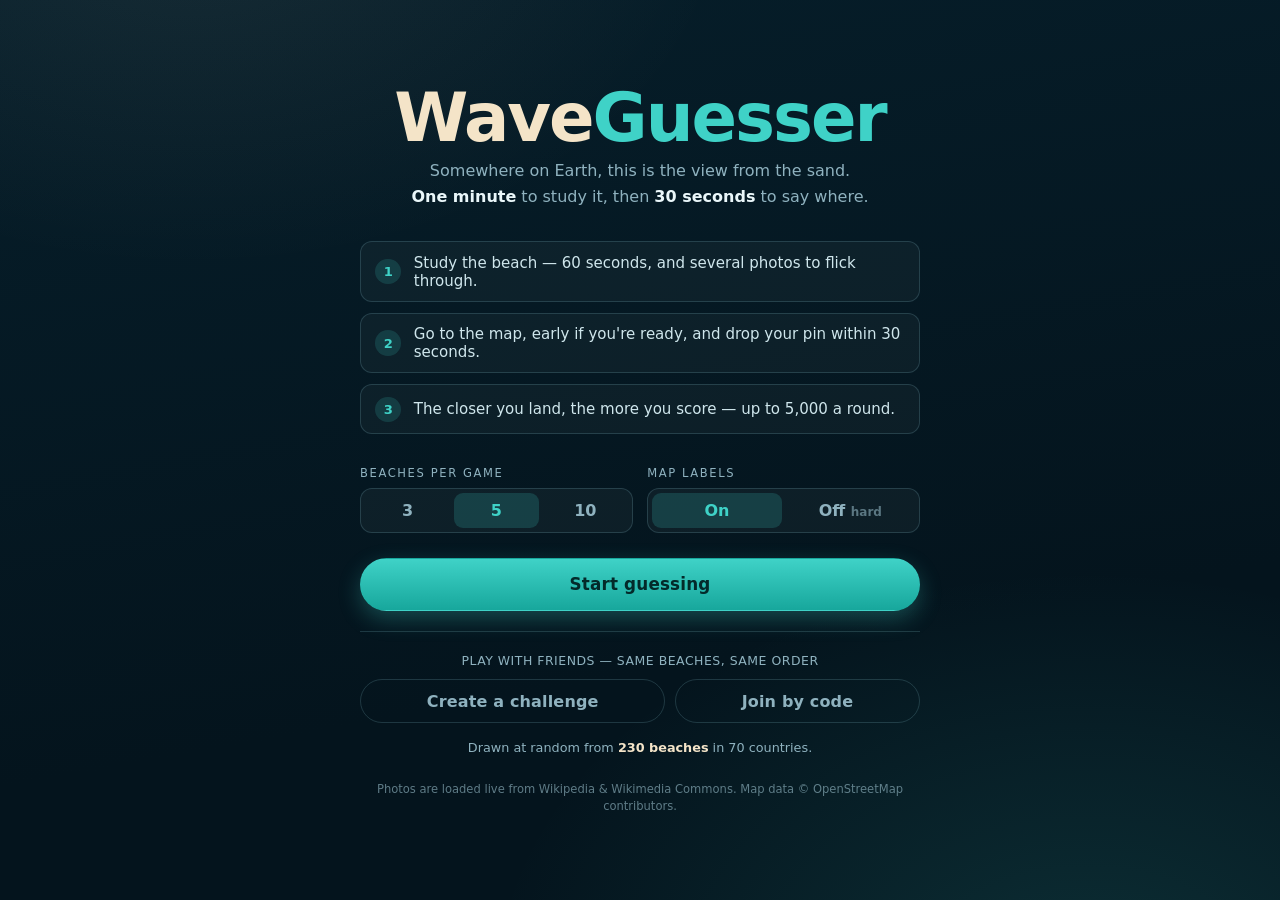
<file: wave-guesser.html>
<!--
  Wave Guesser - single-file build. Generated by tools/build-single-file.py;
  edit the sources in assets/ and rebuild rather than editing this file.
  Open it in any browser. An internet connection is needed for the beach
  photos (Wikimedia) and the map tiles (OpenStreetMap via CARTO).
-->
<!doctype html>
<html lang="en">
<head>
<meta charset="utf-8">
<meta name="viewport" content="width=device-width, initial-scale=1, viewport-fit=cover">
<title>Wave Guesser — guess the beach</title>
<meta name="description" content="A geo-guessing game for beaches. You get a photo of a beach somewhere in the world and 60 seconds to drop a pin on the map.">
<meta name="theme-color" content="#04141d">
<link rel="icon" href="data:image/svg+xml,<svg xmlns='http://www.w3.org/2000/svg' viewBox='0 0 100 100'><text y='.9em' font-size='90'>🏖️</text></svg>">
<style>
/* required styles */

.leaflet-pane,
.leaflet-tile,
.leaflet-marker-icon,
.leaflet-marker-shadow,
.leaflet-tile-container,
.leaflet-pane > svg,
.leaflet-pane > canvas,
.leaflet-zoom-box,
.leaflet-image-layer,
.leaflet-layer {
	position: absolute;
	left: 0;
	top: 0;
	}
.leaflet-container {
	overflow: hidden;
	}
.leaflet-tile,
.leaflet-marker-icon,
.leaflet-marker-shadow {
	-webkit-user-select: none;
	   -moz-user-select: none;
	        user-select: none;
	  -webkit-user-drag: none;
	}
/* Prevents IE11 from highlighting tiles in blue */
.leaflet-tile::selection {
	background: transparent;
}
/* Safari renders non-retina tile on retina better with this, but Chrome is worse */
.leaflet-safari .leaflet-tile {
	image-rendering: -webkit-optimize-contrast;
	}
/* hack that prevents hw layers "stretching" when loading new tiles */
.leaflet-safari .leaflet-tile-container {
	width: 1600px;
	height: 1600px;
	-webkit-transform-origin: 0 0;
	}
.leaflet-marker-icon,
.leaflet-marker-shadow {
	display: block;
	}
/* .leaflet-container svg: reset svg max-width decleration shipped in Joomla! (joomla.org) 3.x */
/* .leaflet-container img: map is broken in FF if you have max-width: 100% on tiles */
.leaflet-container .leaflet-overlay-pane svg {
	max-width: none !important;
	max-height: none !important;
	}
.leaflet-container .leaflet-marker-pane img,
.leaflet-container .leaflet-shadow-pane img,
.leaflet-container .leaflet-tile-pane img,
.leaflet-container img.leaflet-image-layer,
.leaflet-container .leaflet-tile {
	max-width: none !important;
	max-height: none !important;
	width: auto;
	padding: 0;
	}

.leaflet-container img.leaflet-tile {
	/* See: https://bugs.chromium.org/p/chromium/issues/detail?id=600120 */
	mix-blend-mode: plus-lighter;
}

.leaflet-container.leaflet-touch-zoom {
	-ms-touch-action: pan-x pan-y;
	touch-action: pan-x pan-y;
	}
.leaflet-container.leaflet-touch-drag {
	-ms-touch-action: pinch-zoom;
	/* Fallback for FF which doesn't support pinch-zoom */
	touch-action: none;
	touch-action: pinch-zoom;
}
.leaflet-container.leaflet-touch-drag.leaflet-touch-zoom {
	-ms-touch-action: none;
	touch-action: none;
}
.leaflet-container {
	-webkit-tap-highlight-color: transparent;
}
.leaflet-container a {
	-webkit-tap-highlight-color: rgba(51, 181, 229, 0.4);
}
.leaflet-tile {
	filter: inherit;
	visibility: hidden;
	}
.leaflet-tile-loaded {
	visibility: inherit;
	}
.leaflet-zoom-box {
	width: 0;
	height: 0;
	-moz-box-sizing: border-box;
	     box-sizing: border-box;
	z-index: 800;
	}
/* workaround for https://bugzilla.mozilla.org/show_bug.cgi?id=888319 */
.leaflet-overlay-pane svg {
	-moz-user-select: none;
	}

.leaflet-pane         { z-index: 400; }

.leaflet-tile-pane    { z-index: 200; }
.leaflet-overlay-pane { z-index: 400; }
.leaflet-shadow-pane  { z-index: 500; }
.leaflet-marker-pane  { z-index: 600; }
.leaflet-tooltip-pane   { z-index: 650; }
.leaflet-popup-pane   { z-index: 700; }

.leaflet-map-pane canvas { z-index: 100; }
.leaflet-map-pane svg    { z-index: 200; }

.leaflet-vml-shape {
	width: 1px;
	height: 1px;
	}
.lvml {
	behavior: url(#default#VML);
	display: inline-block;
	position: absolute;
	}


/* control positioning */

.leaflet-control {
	position: relative;
	z-index: 800;
	pointer-events: visiblePainted; /* IE 9-10 doesn't have auto */
	pointer-events: auto;
	}
.leaflet-top,
.leaflet-bottom {
	position: absolute;
	z-index: 1000;
	pointer-events: none;
	}
.leaflet-top {
	top: 0;
	}
.leaflet-right {
	right: 0;
	}
.leaflet-bottom {
	bottom: 0;
	}
.leaflet-left {
	left: 0;
	}
.leaflet-control {
	float: left;
	clear: both;
	}
.leaflet-right .leaflet-control {
	float: right;
	}
.leaflet-top .leaflet-control {
	margin-top: 10px;
	}
.leaflet-bottom .leaflet-control {
	margin-bottom: 10px;
	}
.leaflet-left .leaflet-control {
	margin-left: 10px;
	}
.leaflet-right .leaflet-control {
	margin-right: 10px;
	}


/* zoom and fade animations */

.leaflet-fade-anim .leaflet-popup {
	opacity: 0;
	-webkit-transition: opacity 0.2s linear;
	   -moz-transition: opacity 0.2s linear;
	        transition: opacity 0.2s linear;
	}
.leaflet-fade-anim .leaflet-map-pane .leaflet-popup {
	opacity: 1;
	}
.leaflet-zoom-animated {
	-webkit-transform-origin: 0 0;
	    -ms-transform-origin: 0 0;
	        transform-origin: 0 0;
	}
svg.leaflet-zoom-animated {
	will-change: transform;
}

.leaflet-zoom-anim .leaflet-zoom-animated {
	-webkit-transition: -webkit-transform 0.25s cubic-bezier(0,0,0.25,1);
	   -moz-transition:    -moz-transform 0.25s cubic-bezier(0,0,0.25,1);
	        transition:         transform 0.25s cubic-bezier(0,0,0.25,1);
	}
.leaflet-zoom-anim .leaflet-tile,
.leaflet-pan-anim .leaflet-tile {
	-webkit-transition: none;
	   -moz-transition: none;
	        transition: none;
	}

.leaflet-zoom-anim .leaflet-zoom-hide {
	visibility: hidden;
	}


/* cursors */

.leaflet-interactive {
	cursor: pointer;
	}
.leaflet-grab {
	cursor: -webkit-grab;
	cursor:    -moz-grab;
	cursor:         grab;
	}
.leaflet-crosshair,
.leaflet-crosshair .leaflet-interactive {
	cursor: crosshair;
	}
.leaflet-popup-pane,
.leaflet-control {
	cursor: auto;
	}
.leaflet-dragging .leaflet-grab,
.leaflet-dragging .leaflet-grab .leaflet-interactive,
.leaflet-dragging .leaflet-marker-draggable {
	cursor: move;
	cursor: -webkit-grabbing;
	cursor:    -moz-grabbing;
	cursor:         grabbing;
	}

/* marker & overlays interactivity */
.leaflet-marker-icon,
.leaflet-marker-shadow,
.leaflet-image-layer,
.leaflet-pane > svg path,
.leaflet-tile-container {
	pointer-events: none;
	}

.leaflet-marker-icon.leaflet-interactive,
.leaflet-image-layer.leaflet-interactive,
.leaflet-pane > svg path.leaflet-interactive,
svg.leaflet-image-layer.leaflet-interactive path {
	pointer-events: visiblePainted; /* IE 9-10 doesn't have auto */
	pointer-events: auto;
	}

/* visual tweaks */

.leaflet-container {
	background: #ddd;
	outline-offset: 1px;
	}
.leaflet-container a {
	color: #0078A8;
	}
.leaflet-zoom-box {
	border: 2px dotted #38f;
	background: rgba(255,255,255,0.5);
	}


/* general typography */
.leaflet-container {
	font-family: "Helvetica Neue", Arial, Helvetica, sans-serif;
	font-size: 12px;
	font-size: 0.75rem;
	line-height: 1.5;
	}


/* general toolbar styles */

.leaflet-bar {
	box-shadow: 0 1px 5px rgba(0,0,0,0.65);
	border-radius: 4px;
	}
.leaflet-bar a {
	background-color: #fff;
	border-bottom: 1px solid #ccc;
	width: 26px;
	height: 26px;
	line-height: 26px;
	display: block;
	text-align: center;
	text-decoration: none;
	color: black;
	}
.leaflet-bar a,
.leaflet-control-layers-toggle {
	background-position: 50% 50%;
	background-repeat: no-repeat;
	display: block;
	}
.leaflet-bar a:hover,
.leaflet-bar a:focus {
	background-color: #f4f4f4;
	}
.leaflet-bar a:first-child {
	border-top-left-radius: 4px;
	border-top-right-radius: 4px;
	}
.leaflet-bar a:last-child {
	border-bottom-left-radius: 4px;
	border-bottom-right-radius: 4px;
	border-bottom: none;
	}
.leaflet-bar a.leaflet-disabled {
	cursor: default;
	background-color: #f4f4f4;
	color: #bbb;
	}

.leaflet-touch .leaflet-bar a {
	width: 30px;
	height: 30px;
	line-height: 30px;
	}
.leaflet-touch .leaflet-bar a:first-child {
	border-top-left-radius: 2px;
	border-top-right-radius: 2px;
	}
.leaflet-touch .leaflet-bar a:last-child {
	border-bottom-left-radius: 2px;
	border-bottom-right-radius: 2px;
	}

/* zoom control */

.leaflet-control-zoom-in,
.leaflet-control-zoom-out {
	font: bold 18px 'Lucida Console', Monaco, monospace;
	text-indent: 1px;
	}

.leaflet-touch .leaflet-control-zoom-in, .leaflet-touch .leaflet-control-zoom-out  {
	font-size: 22px;
	}


/* layers control */

.leaflet-control-layers {
	box-shadow: 0 1px 5px rgba(0,0,0,0.4);
	background: #fff;
	border-radius: 5px;
	}
.leaflet-control-layers-toggle {
	background-image: url(images/layers.png);
	width: 36px;
	height: 36px;
	}
.leaflet-retina .leaflet-control-layers-toggle {
	background-image: url(images/layers-2x.png);
	background-size: 26px 26px;
	}
.leaflet-touch .leaflet-control-layers-toggle {
	width: 44px;
	height: 44px;
	}
.leaflet-control-layers .leaflet-control-layers-list,
.leaflet-control-layers-expanded .leaflet-control-layers-toggle {
	display: none;
	}
.leaflet-control-layers-expanded .leaflet-control-layers-list {
	display: block;
	position: relative;
	}
.leaflet-control-layers-expanded {
	padding: 6px 10px 6px 6px;
	color: #333;
	background: #fff;
	}
.leaflet-control-layers-scrollbar {
	overflow-y: scroll;
	overflow-x: hidden;
	padding-right: 5px;
	}
.leaflet-control-layers-selector {
	margin-top: 2px;
	position: relative;
	top: 1px;
	}
.leaflet-control-layers label {
	display: block;
	font-size: 13px;
	font-size: 1.08333em;
	}
.leaflet-control-layers-separator {
	height: 0;
	border-top: 1px solid #ddd;
	margin: 5px -10px 5px -6px;
	}

/* Default icon URLs */
.leaflet-default-icon-path { /* used only in path-guessing heuristic, see L.Icon.Default */
	background-image: url(images/marker-icon.png);
	}


/* attribution and scale controls */

.leaflet-container .leaflet-control-attribution {
	background: #fff;
	background: rgba(255, 255, 255, 0.8);
	margin: 0;
	}
.leaflet-control-attribution,
.leaflet-control-scale-line {
	padding: 0 5px;
	color: #333;
	line-height: 1.4;
	}
.leaflet-control-attribution a {
	text-decoration: none;
	}
.leaflet-control-attribution a:hover,
.leaflet-control-attribution a:focus {
	text-decoration: underline;
	}
.leaflet-attribution-flag {
	display: inline !important;
	vertical-align: baseline !important;
	width: 1em;
	height: 0.6669em;
	}
.leaflet-left .leaflet-control-scale {
	margin-left: 5px;
	}
.leaflet-bottom .leaflet-control-scale {
	margin-bottom: 5px;
	}
.leaflet-control-scale-line {
	border: 2px solid #777;
	border-top: none;
	line-height: 1.1;
	padding: 2px 5px 1px;
	white-space: nowrap;
	-moz-box-sizing: border-box;
	     box-sizing: border-box;
	background: rgba(255, 255, 255, 0.8);
	text-shadow: 1px 1px #fff;
	}
.leaflet-control-scale-line:not(:first-child) {
	border-top: 2px solid #777;
	border-bottom: none;
	margin-top: -2px;
	}
.leaflet-control-scale-line:not(:first-child):not(:last-child) {
	border-bottom: 2px solid #777;
	}

.leaflet-touch .leaflet-control-attribution,
.leaflet-touch .leaflet-control-layers,
.leaflet-touch .leaflet-bar {
	box-shadow: none;
	}
.leaflet-touch .leaflet-control-layers,
.leaflet-touch .leaflet-bar {
	border: 2px solid rgba(0,0,0,0.2);
	background-clip: padding-box;
	}


/* popup */

.leaflet-popup {
	position: absolute;
	text-align: center;
	margin-bottom: 20px;
	}
.leaflet-popup-content-wrapper {
	padding: 1px;
	text-align: left;
	border-radius: 12px;
	}
.leaflet-popup-content {
	margin: 13px 24px 13px 20px;
	line-height: 1.3;
	font-size: 13px;
	font-size: 1.08333em;
	min-height: 1px;
	}
.leaflet-popup-content p {
	margin: 17px 0;
	margin: 1.3em 0;
	}
.leaflet-popup-tip-container {
	width: 40px;
	height: 20px;
	position: absolute;
	left: 50%;
	margin-top: -1px;
	margin-left: -20px;
	overflow: hidden;
	pointer-events: none;
	}
.leaflet-popup-tip {
	width: 17px;
	height: 17px;
	padding: 1px;

	margin: -10px auto 0;
	pointer-events: auto;

	-webkit-transform: rotate(45deg);
	   -moz-transform: rotate(45deg);
	    -ms-transform: rotate(45deg);
	        transform: rotate(45deg);
	}
.leaflet-popup-content-wrapper,
.leaflet-popup-tip {
	background: white;
	color: #333;
	box-shadow: 0 3px 14px rgba(0,0,0,0.4);
	}
.leaflet-container a.leaflet-popup-close-button {
	position: absolute;
	top: 0;
	right: 0;
	border: none;
	text-align: center;
	width: 24px;
	height: 24px;
	font: 16px/24px Tahoma, Verdana, sans-serif;
	color: #757575;
	text-decoration: none;
	background: transparent;
	}
.leaflet-container a.leaflet-popup-close-button:hover,
.leaflet-container a.leaflet-popup-close-button:focus {
	color: #585858;
	}
.leaflet-popup-scrolled {
	overflow: auto;
	}

.leaflet-oldie .leaflet-popup-content-wrapper {
	-ms-zoom: 1;
	}
.leaflet-oldie .leaflet-popup-tip {
	width: 24px;
	margin: 0 auto;

	-ms-filter: "progid:DXImageTransform.Microsoft.Matrix(M11=0.70710678, M12=0.70710678, M21=-0.70710678, M22=0.70710678)";
	filter: progid:DXImageTransform.Microsoft.Matrix(M11=0.70710678, M12=0.70710678, M21=-0.70710678, M22=0.70710678);
	}

.leaflet-oldie .leaflet-control-zoom,
.leaflet-oldie .leaflet-control-layers,
.leaflet-oldie .leaflet-popup-content-wrapper,
.leaflet-oldie .leaflet-popup-tip {
	border: 1px solid #999;
	}


/* div icon */

.leaflet-div-icon {
	background: #fff;
	border: 1px solid #666;
	}


/* Tooltip */
/* Base styles for the element that has a tooltip */
.leaflet-tooltip {
	position: absolute;
	padding: 6px;
	background-color: #fff;
	border: 1px solid #fff;
	border-radius: 3px;
	color: #222;
	white-space: nowrap;
	-webkit-user-select: none;
	-moz-user-select: none;
	-ms-user-select: none;
	user-select: none;
	pointer-events: none;
	box-shadow: 0 1px 3px rgba(0,0,0,0.4);
	}
.leaflet-tooltip.leaflet-interactive {
	cursor: pointer;
	pointer-events: auto;
	}
.leaflet-tooltip-top:before,
.leaflet-tooltip-bottom:before,
.leaflet-tooltip-left:before,
.leaflet-tooltip-right:before {
	position: absolute;
	pointer-events: none;
	border: 6px solid transparent;
	background: transparent;
	content: "";
	}

/* Directions */

.leaflet-tooltip-bottom {
	margin-top: 6px;
}
.leaflet-tooltip-top {
	margin-top: -6px;
}
.leaflet-tooltip-bottom:before,
.leaflet-tooltip-top:before {
	left: 50%;
	margin-left: -6px;
	}
.leaflet-tooltip-top:before {
	bottom: 0;
	margin-bottom: -12px;
	border-top-color: #fff;
	}
.leaflet-tooltip-bottom:before {
	top: 0;
	margin-top: -12px;
	margin-left: -6px;
	border-bottom-color: #fff;
	}
.leaflet-tooltip-left {
	margin-left: -6px;
}
.leaflet-tooltip-right {
	margin-left: 6px;
}
.leaflet-tooltip-left:before,
.leaflet-tooltip-right:before {
	top: 50%;
	margin-top: -6px;
	}
.leaflet-tooltip-left:before {
	right: 0;
	margin-right: -12px;
	border-left-color: #fff;
	}
.leaflet-tooltip-right:before {
	left: 0;
	margin-left: -12px;
	border-right-color: #fff;
	}

/* Printing */

@media print {
	/* Prevent printers from removing background-images of controls. */
	.leaflet-control {
		-webkit-print-color-adjust: exact;
		print-color-adjust: exact;
		}
	}

</style>
<style>
/* ============================================================
   Wave Guesser
   ============================================================ */

:root {
  --deep:        #04141d;
  --deep-2:      #08212e;
  --panel:       rgba(6, 26, 36, 0.82);
  --panel-solid: #0a2634;
  --line:        rgba(148, 214, 226, 0.18);
  --sand:        #f4e4c8;
  --foam:        #eaf7fa;
  --surf:        #3fd2c7;
  --surf-deep:   #17a79c;
  --coral:       #ff7a59;
  --amber:       #ffc24b;
  --muted:       #8fb2bf;

  --radius:      16px;
  --shadow:      0 18px 48px rgba(0, 0, 0, 0.45);
  --font:        "Avenir Next", "Segoe UI", system-ui, -apple-system, sans-serif;
}

* { box-sizing: border-box; }

/* The hidden attribute must win over any display rule below (flex rows etc.). */
[hidden] { display: none !important; }

html, body {
  height: 100%;
  margin: 0;
  background: var(--deep);
  color: var(--foam);
  font-family: var(--font);
  -webkit-font-smoothing: antialiased;
  overscroll-behavior: none;
}

button { font: inherit; color: inherit; }

/* ---------- screens ---------- */

.screen {
  position: fixed;
  inset: 0;
  display: none;
  overflow: hidden;
}
.screen.is-active { display: block; }
.screen--start.is-active,
.screen--loading.is-active,
.screen--final.is-active { display: grid; place-items: center; overflow-y: auto; }

/* ---------- shared bits ---------- */

.btn {
  border: 1px solid transparent;
  border-radius: 999px;
  padding: 0.7rem 1.4rem;
  font-weight: 650;
  letter-spacing: 0.01em;
  cursor: pointer;
  transition: transform 0.12s ease, background 0.18s ease, opacity 0.18s ease;
}
.btn:active { transform: translateY(1px) scale(0.99); }
.btn--primary {
  background: linear-gradient(180deg, var(--surf), var(--surf-deep));
  color: #032a2a;
  box-shadow: 0 8px 22px rgba(63, 210, 199, 0.28);
}
.btn--primary:disabled {
  background: rgba(143, 178, 191, 0.18);
  color: var(--muted);
  box-shadow: none;
  cursor: not-allowed;
}
.btn--ghost {
  background: transparent;
  border-color: var(--line);
  color: var(--muted);
}
.btn--ghost:hover { color: var(--foam); border-color: var(--surf); }
.btn--big { padding: 0.95rem 2.2rem; font-size: 1.05rem; width: 100%; }

.muted { color: var(--muted); }

.reveal-eyebrow {
  margin: 0;
  text-transform: uppercase;
  letter-spacing: 0.16em;
  font-size: 0.7rem;
  color: var(--surf);
  font-weight: 700;
}

/* ============================================================
   START
   ============================================================ */

.screen--start {
  background:
    radial-gradient(900px 600px at 15% -10%, rgba(244, 228, 200, 0.07) 0%, transparent 60%),
    radial-gradient(1000px 700px at 85% 110%, rgba(63, 210, 199, 0.14) 0%, transparent 60%),
    linear-gradient(170deg, #061e2a, var(--deep) 70%);
  padding: 2rem 1.25rem;
}

.start-card {
  width: min(560px, 100%);
  text-align: center;
}

.logo {
  margin: 0 0 0.4rem;
  font-size: clamp(2.6rem, 9vw, 4.2rem);
  font-weight: 800;
  letter-spacing: -0.03em;
  line-height: 1;
  color: var(--sand);
}
.logo span { color: var(--surf); }

.tagline {
  margin: 0 0 2rem;
  color: var(--muted);
  line-height: 1.6;
}
.tagline strong { color: var(--foam); }

.how {
  list-style: none;
  margin: 0 0 2rem;
  padding: 0;
  text-align: left;
  display: grid;
  gap: 0.7rem;
}
.how li {
  display: flex;
  align-items: center;
  gap: 0.8rem;
  background: rgba(255, 255, 255, 0.035);
  border: 1px solid var(--line);
  border-radius: 12px;
  padding: 0.7rem 0.9rem;
  font-size: 0.94rem;
  color: #cfe6ec;
}
.how span {
  flex: 0 0 1.6rem;
  height: 1.6rem;
  display: grid;
  place-items: center;
  border-radius: 50%;
  background: rgba(63, 210, 199, 0.16);
  color: var(--surf);
  font-weight: 700;
  font-size: 0.82rem;
}

.options {
  display: flex;
  gap: 0.9rem;
  margin-bottom: 1.6rem;
  flex-wrap: wrap;
}
.opt {
  flex: 1 1 180px;
  border: 0;
  padding: 0;
  margin: 0;
  text-align: left;
}
.opt legend {
  padding: 0 0 0.45rem;
  font-size: 0.72rem;
  text-transform: uppercase;
  letter-spacing: 0.14em;
  color: var(--muted);
}
.segmented {
  display: flex;
  background: rgba(255, 255, 255, 0.04);
  border: 1px solid var(--line);
  border-radius: 12px;
  padding: 4px;
  gap: 4px;
}
.seg {
  flex: 1;
  border: 0;
  background: transparent;
  color: var(--muted);
  border-radius: 9px;
  padding: 0.5rem 0.3rem;
  cursor: pointer;
  font-weight: 650;
  transition: background 0.15s, color 0.15s;
}
.seg em { font-style: normal; opacity: 0.6; font-size: 0.75em; }
.seg:hover { color: var(--foam); }
.seg.is-on {
  background: rgba(63, 210, 199, 0.18);
  color: var(--surf);
}

.pool-note {
  margin: 1.1rem 0 0;
  font-size: 0.8rem;
  color: var(--muted);
}
.pool-note b { color: var(--sand); }

.best { margin: 1rem 0 0; color: var(--sand); font-size: 0.9rem; }

/* ---- challenges (shared-seed multiplayer) ---- */
.invite {
  margin: 0 0 1.3rem;
  padding: 0.7rem 0.9rem;
  border: 1px solid var(--surf);
  border-radius: var(--radius);
  background: rgba(63, 210, 199, 0.1);
  color: var(--foam);
  font-size: 0.86rem;
  line-height: 1.5;
}
.invite b { color: var(--surf); }

.friends {
  margin: 1.3rem 0 0;
  padding-top: 1.3rem;
  border-top: 1px solid var(--line);
}
.friends__lead {
  margin: 0 0 0.7rem;
  font-size: 0.78rem;
  letter-spacing: 0.04em;
  text-transform: uppercase;
  color: var(--muted);
}
.friends__actions {
  display: flex;
  gap: 0.6rem;
  flex-wrap: wrap;
}
.friends__actions .btn { flex: 1 1 auto; }
.friends__join {
  display: flex;
  gap: 0.6rem;
  margin-top: 0.7rem;
}
.friends__join input {
  flex: 1 1 auto;
  min-width: 0;
  padding: 0.7rem 1rem;
  border: 1px solid var(--line);
  border-radius: 999px;
  background: rgba(4, 20, 29, 0.6);
  color: var(--foam);
  font: inherit;
}
.friends__join input:focus {
  outline: none;
  border-color: var(--surf);
}
.friends__join input::placeholder { color: var(--muted); }
.friends__share { margin-top: 0.9rem; }
.friends__code {
  margin: 0 0 0.7rem;
  color: var(--foam);
  font-size: 0.9rem;
}
.friends__code b {
  color: var(--sand);
  letter-spacing: 0.08em;
  font-variant-numeric: tabular-nums;
}
.friends__note { margin: 0.7rem 0 0; font-size: 0.76rem; line-height: 1.5; }

.final-share {
  margin: 0.4rem 0 1.2rem;
  padding-top: 1.1rem;
  border-top: 1px solid var(--line);
}
.final-share .friends__actions { margin-top: 0.2rem; }

.credit-note {
  margin: 1.6rem 0 0;
  font-size: 0.72rem;
  color: rgba(143, 178, 191, 0.65);
  line-height: 1.5;
}

/* ============================================================
   LOADING
   ============================================================ */

.screen--loading { background: linear-gradient(170deg, #061e2a, var(--deep) 70%); }
.loading-card { width: min(420px, 88vw); text-align: center; }
.loading-card h2 { margin: 1.4rem 0 1.2rem; font-weight: 650; font-size: 1.3rem; }

.waves { display: flex; justify-content: center; gap: 8px; height: 34px; align-items: flex-end; }
.waves span {
  width: 8px;
  border-radius: 4px;
  background: var(--surf);
  animation: swell 1.1s ease-in-out infinite;
}
.waves span:nth-child(2) { animation-delay: 0.15s; background: var(--sand); }
.waves span:nth-child(3) { animation-delay: 0.3s; }
@keyframes swell { 0%, 100% { height: 10px; opacity: 0.5; } 50% { height: 32px; opacity: 1; } }

.bar {
  height: 6px;
  border-radius: 3px;
  background: rgba(255, 255, 255, 0.08);
  overflow: hidden;
}
.bar__fill {
  height: 100%;
  width: 0%;
  border-radius: 3px;
  background: linear-gradient(90deg, var(--surf), var(--sand));
  transition: width 0.35s ease;
}
#load-status { margin: 0.8rem 0 1.6rem; font-size: 0.85rem; min-height: 1.2em; }

/* ============================================================
   PLAY
   ============================================================ */

.stage { position: absolute; inset: 0; background: #000; }
.stage__img {
  width: 100%;
  height: 100%;
  object-fit: cover;
  display: block;
  animation: fade 0.5s ease;
}
@keyframes fade { from { opacity: 0; } to { opacity: 1; } }
.stage__scrim {
  position: absolute;
  inset: 0;
  pointer-events: none;
  background:
    linear-gradient(180deg, rgba(4, 20, 29, 0.75) 0%, transparent 22%),
    linear-gradient(0deg, rgba(4, 20, 29, 0.7) 0%, transparent 26%);
}

.photo-credit {
  position: absolute;
  left: 1rem;
  bottom: 0.85rem;
  margin: 0;
  max-width: min(46ch, 34vw);
  font-size: 0.68rem;
  line-height: 1.45;
  color: rgba(234, 247, 250, 0.62);
  text-shadow: 0 1px 3px rgba(0, 0, 0, 0.8);
}
.photo-credit a { color: inherit; }

.photo-nav {
  position: absolute;
  left: 50%;
  bottom: 1.1rem;
  transform: translateX(-50%);
  display: flex;
  align-items: center;
  gap: 0.4rem;
  background: var(--panel);
  backdrop-filter: blur(10px);
  border: 1px solid var(--line);
  border-radius: 999px;
  padding: 0.25rem 0.5rem;
  font-size: 0.78rem;
  color: var(--muted);
}
.iconbtn {
  border: 0;
  background: transparent;
  color: var(--foam);
  cursor: pointer;
  font-size: 1.2rem;
  line-height: 1;
  padding: 0.2rem 0.55rem;
  border-radius: 999px;
}
.iconbtn:hover { background: rgba(255, 255, 255, 0.1); }

/* ---------- HUD ---------- */

.hud {
  z-index: 700;
  position: absolute;
  top: 0;
  left: 0;
  right: 0;
  padding: max(0.9rem, env(safe-area-inset-top)) 1rem 0;
  display: flex;
  align-items: flex-start;
  justify-content: space-between;
  gap: 0.6rem;
  pointer-events: none;
}
.hud__pill {
  background: var(--panel);
  backdrop-filter: blur(10px);
  border: 1px solid var(--line);
  border-radius: 999px;
  padding: 0.5rem 0.95rem;
  font-size: 0.82rem;
  font-weight: 600;
  letter-spacing: 0.02em;
  white-space: nowrap;
}
.hud__pill--score b { color: var(--sand); margin-left: 0.25rem; }

.hud__clock { display: grid; justify-items: center; gap: 0.25rem; pointer-events: none; }
.timer-label {
  margin: 0;
  font-size: 0.62rem;
  text-transform: uppercase;
  letter-spacing: 0.16em;
  font-weight: 700;
  color: var(--muted);
  background: var(--panel);
  border: 1px solid var(--line);
  border-radius: 999px;
  padding: 0.15rem 0.6rem;
}
.phase-guess .timer-label { color: var(--sand); }

.timer {
  position: relative;
  width: 62px;
  height: 62px;
  display: grid;
  place-items: center;
  flex: 0 0 auto;
}
.timer svg { position: absolute; inset: 0; width: 100%; height: 100%; transform: rotate(-90deg); }
.timer circle { fill: rgba(6, 26, 36, 0.78); stroke-width: 3.5; }
.timer__track { stroke: rgba(148, 214, 226, 0.18); }
.timer__ring {
  fill: none;
  stroke: var(--surf);
  stroke-linecap: round;
  stroke-dasharray: 119.38;
  stroke-dashoffset: 0;
  transition: stroke-dashoffset 0.22s linear, stroke 0.4s ease;
}
.timer span {
  position: relative;
  font-variant-numeric: tabular-nums;
  font-weight: 700;
  font-size: 1.15rem;
}
.timer.is-warn .timer__ring { stroke: var(--amber); }
.timer.is-warn span { color: var(--amber); }
.timer.is-urgent .timer__ring { stroke: var(--coral); }
.timer.is-urgent span { color: var(--coral); }
.timer.is-urgent { animation: pulse 1s ease-in-out infinite; }
@keyframes pulse { 50% { transform: scale(1.08); } }

/* ---------- map panel ---------- */

.mappanel {
  isolation: isolate;   /* contain Leaflet's own z-index stack */
  z-index: 1;
  position: absolute;
  right: 1rem;
  bottom: 1rem;
  width: 380px;
  height: 300px;
  background: var(--panel-solid);
  border: 1px solid var(--line);
  border-radius: var(--radius);
  box-shadow: var(--shadow);
  overflow: hidden;
  display: flex;
  flex-direction: column;
  opacity: 0.9;
  transition: width 0.28s cubic-bezier(0.2, 0.8, 0.2, 1),
              height 0.28s cubic-bezier(0.2, 0.8, 0.2, 1),
              opacity 0.2s ease;
}
.mappanel:hover,
.mappanel:focus-within,
.mappanel.is-open { opacity: 1; }
.mappanel.is-open {
  width: min(62vw, 900px);
  height: min(74vh, 680px);
}

.mappanel__grip {
  position: absolute;
  top: 6px;
  right: 6px;
  z-index: 500;
  width: 30px;
  height: 30px;
  border-radius: 8px;
  border: 1px solid var(--line);
  background: rgba(6, 26, 36, 0.9);
  cursor: pointer;
  display: grid;
  place-items: center;
}
.mappanel__grip::before {
  content: "⤢";
  font-size: 0.95rem;
  color: var(--foam);
}
.mappanel.is-open .mappanel__grip::before { content: "⤡"; }

.mappanel__map { flex: 1; min-height: 0; }

.mappanel__foot {
  display: flex;
  align-items: center;
  gap: 0.6rem;
  padding: 0.6rem 0.7rem;
  border-top: 1px solid var(--line);
  background: rgba(4, 20, 29, 0.6);
}
.hint { flex: 1; margin: 0; font-size: 0.78rem; color: var(--muted); }
.mappanel__foot .btn { padding: 0.55rem 1.3rem; }


/* ============================================================
   ROUND PHASES
   The look phase is photo-only; the guess phase hands the whole
   screen to the map and parks the photo in the corner.
   ============================================================ */

.stage__skip {
  position: absolute;
  left: 50%;
  bottom: 3.6rem;
  transform: translateX(-50%);
  z-index: 620;
  white-space: nowrap;
}
.stage__peek {
  position: absolute;
  top: 0;
  right: 0;
  width: 34px;
  height: 34px;
  border: 0;
  border-radius: 0 0 0 12px;
  background: rgba(4, 20, 29, 0.72);
  color: var(--foam);
  cursor: pointer;
  display: none;
  z-index: 2;
}
.stage__peek::before { content: "⤢"; font-size: 0.95rem; }
.is-peeking .stage__peek::before { content: "⤡"; }

/* --- look phase --- */
.phase-look .mappanel { display: none; }
.phase-look .photo-credit { opacity: 0.75; }

/* --- guess phase --- */
.phase-guess .stage__skip { display: none; }
.phase-guess .stage__scrim { display: none; }
.phase-guess .photo-credit { display: none; }
.phase-guess .mappanel__grip { display: none; }

/* Full-screen map puts the zoom control under the round pill; drop it clear. */
.phase-guess .leaflet-top.leaflet-left .leaflet-control { margin-top: 66px; }

.phase-guess .mappanel {
  inset: 0;
  width: auto;
  height: auto;
  border: 0;
  border-radius: 0;
  box-shadow: none;
  opacity: 1;
}

.phase-guess .stage {
  inset: auto auto 5.2rem 1rem;
  width: 300px;
  height: 195px;
  border-radius: 14px;
  overflow: hidden;
  border: 1px solid var(--line);
  box-shadow: var(--shadow);
  z-index: 600;
  transition: width 0.25s cubic-bezier(0.2, 0.8, 0.2, 1),
              height 0.25s cubic-bezier(0.2, 0.8, 0.2, 1);
}
.phase-guess .stage__peek { display: grid; place-items: center; }
.phase-guess.is-peeking .stage {
  width: min(52vw, 760px);
  height: min(56vh, 520px);
}
.phase-guess .photo-nav {
  bottom: 0.4rem;
  transform: translateX(-50%) scale(0.82);
  opacity: 0;
  pointer-events: none;
  transition: opacity 0.2s ease;
}
.phase-guess.is-peeking .photo-nav {
  opacity: 1;
  pointer-events: auto;
  transform: translateX(-50%) scale(1);
}

/* ============================================================
   REVEAL
   ============================================================ */

.screen--reveal.is-active { display: grid; grid-template-columns: 1fr min(400px, 34vw); }
.reveal-map { height: 100%; background: var(--deep-2); isolation: isolate; }
.reveal-card {
  background: var(--panel-solid);
  border-left: 1px solid var(--line);
  padding: clamp(1.4rem, 3vw, 2.2rem);
  display: flex;
  flex-direction: column;
  gap: 1.1rem;
  overflow-y: auto;
}
.reveal-head h2 { margin: 0.35rem 0 0.2rem; font-size: clamp(1.5rem, 2.6vw, 2rem); line-height: 1.15; }
.reveal-country { margin: 0; color: var(--muted); font-size: 0.95rem; }

.reveal-thumb {
  width: 100%;
  aspect-ratio: 16 / 10;
  object-fit: cover;
  border-radius: 12px;
  border: 1px solid var(--line);
  display: block;
}

.reveal-stats {
  display: grid;
  grid-template-columns: 1fr 1fr;
  gap: 0.7rem;
}
.reveal-stats div {
  background: rgba(255, 255, 255, 0.04);
  border: 1px solid var(--line);
  border-radius: 12px;
  padding: 0.85rem 0.9rem;
}
.reveal-stats b {
  display: block;
  font-size: clamp(1.15rem, 2.2vw, 1.5rem);
  white-space: nowrap;
  color: var(--sand);
  font-variant-numeric: tabular-nums;
  line-height: 1.1;
}
.reveal-stats span {
  font-size: 0.7rem;
  text-transform: uppercase;
  letter-spacing: 0.12em;
  color: var(--muted);
}
.reveal-fact {
  margin: 0;
  font-size: 0.92rem;
  line-height: 1.65;
  color: #cfe6ec;
  border-left: 2px solid var(--surf);
  padding-left: 0.85rem;
}
.reveal-credit {
  margin: 0;
  font-size: 0.68rem;
  line-height: 1.5;
  color: rgba(143, 178, 191, 0.7);
}
.reveal-credit a { color: var(--muted); }
.reveal-card .btn--big { margin-top: auto; }

/* ============================================================
   FINAL
   ============================================================ */

.screen--final { background: linear-gradient(170deg, #061e2a, var(--deep) 70%); padding: 2rem 1.25rem; }
.final-card { width: min(520px, 100%); text-align: center; }
.final-score { margin: 0.5rem 0 0.3rem; font-size: clamp(2.4rem, 8vw, 3.6rem); font-weight: 800; letter-spacing: -0.02em; }
.final-score b { color: var(--sand); }
.final-score span { color: var(--muted); font-size: 0.4em; font-weight: 600; margin-left: 0.35rem; }
.final-rank { margin: 0 0 1.6rem; color: var(--surf); font-weight: 650; }

.breakdown { list-style: none; margin: 0 0 1.8rem; padding: 0; display: grid; gap: 0.45rem; text-align: left; }
.breakdown li {
  display: grid;
  grid-template-columns: 1.6rem 1fr auto auto;
  align-items: center;
  gap: 0.7rem;
  background: rgba(255, 255, 255, 0.035);
  border: 1px solid var(--line);
  border-radius: 10px;
  padding: 0.6rem 0.8rem;
  font-size: 0.88rem;
}
.breakdown .n { color: var(--muted); font-variant-numeric: tabular-nums; }
.breakdown .d { color: var(--muted); font-size: 0.8rem; font-variant-numeric: tabular-nums; }
.breakdown .p { color: var(--sand); font-weight: 700; font-variant-numeric: tabular-nums; min-width: 4.2ch; text-align: right; }
.final-actions { display: grid; gap: 0.6rem; }

/* ============================================================
   MAP MARKERS + TOAST
   ============================================================ */

.leaflet-container { background: #0b2b3a; font-family: var(--font); }
.leaflet-control-attribution {
  background: rgba(4, 20, 29, 0.78) !important;
  color: var(--muted) !important;
  font-size: 10px !important;
}
.leaflet-control-attribution a { color: #9fd6e2 !important; }
.leaflet-bar a {
  background: var(--panel-solid) !important;
  color: var(--foam) !important;
  border-color: var(--line) !important;
}
.leaflet-bar a:hover { background: #10394c !important; }

.pin {
  width: 26px;
  height: 26px;
  border-radius: 50% 50% 50% 4px;
  transform: rotate(-45deg);
  border: 2.5px solid #fff;
  box-shadow: 0 4px 10px rgba(0, 0, 0, 0.5);
}
.pin--guess { background: var(--coral); }
.pin--truth { background: var(--surf); }

.toast {
  position: fixed;
  left: 50%;
  bottom: 2rem;
  transform: translateX(-50%);
  z-index: 9999;
  background: var(--panel-solid);
  border: 1px solid var(--coral);
  color: var(--foam);
  padding: 0.75rem 1.1rem;
  border-radius: 12px;
  box-shadow: var(--shadow);
  font-size: 0.88rem;
  max-width: min(90vw, 460px);
}

/* ============================================================
   SMALL SCREENS
   ============================================================ */

@media (max-width: 820px) {
  .stage { bottom: 46vh; }
  .stage__img { height: 100%; }

  .mappanel {
    right: 0;
    left: 0;
    bottom: 0;
    width: auto;
    height: 46vh;
    border-radius: var(--radius) var(--radius) 0 0;
    border-left: 0;
    border-right: 0;
    border-bottom: 0;
    opacity: 1;
    transition: height 0.28s cubic-bezier(0.2, 0.8, 0.2, 1);
  }
  .mappanel.is-open { width: auto; height: 82vh; }

  /* Stack the credit and the photo pager instead of letting them collide. */
  .photo-credit { left: 0.75rem; right: 0.75rem; bottom: 0.5rem; max-width: none; font-size: 0.62rem; }
  .photo-nav { bottom: 2.9rem; }

  .phase-look .stage { bottom: 0; }
  .stage__skip { bottom: 4.4rem; width: calc(100% - 2rem); }
  .phase-guess .stage {
    inset: auto auto 5rem 0.75rem;
    width: 40vw;
    max-width: 190px;
    height: 26vw;
    max-height: 125px;
  }
  .phase-guess.is-peeking .stage { width: calc(100% - 1.5rem); height: 42vh; }

  .screen--reveal.is-active { grid-template-columns: 1fr; grid-template-rows: 38vh 1fr; }
  .reveal-card { border-left: 0; border-top: 1px solid var(--line); }
  .reveal-card .btn--big { margin-top: 0.6rem; }
  .reveal-thumb { aspect-ratio: 16 / 7; }

  .options { flex-direction: column; }
}

@media (prefers-reduced-motion: reduce) {
  *, *::before, *::after {
    animation-duration: 0.01ms !important;
    animation-iteration-count: 1 !important;
    transition-duration: 0.01ms !important;
  }
}

</style>
</head>
<body>

<!-- ─────────────────────────  START  ───────────────────────── -->
<section class="screen screen--start is-active" id="screen-start">
  <div class="start-card">
    <h1 class="logo">Wave<span>Guesser</span></h1>
    <p class="tagline">Somewhere on Earth, this is the view from the sand.<br><strong>One minute</strong> to study it, then <strong>30 seconds</strong> to say where.</p>

    <p class="invite" id="invite" hidden></p>

    <ol class="how">
      <li><span>1</span> Study the beach — 60 seconds, and several photos to flick through.</li>
      <li><span>2</span> Go to the map, early if you're ready, and drop your pin within 30 seconds.</li>
      <li><span>3</span> The closer you land, the more you score — up to 5,000 a round.</li>
    </ol>

    <div class="options">
      <fieldset class="opt">
        <legend>Beaches per game</legend>
        <div class="segmented" role="radiogroup" aria-label="Number of rounds">
          <button type="button" role="radio" class="seg" data-rounds="3">3</button>
          <button type="button" role="radio" class="seg is-on" data-rounds="5" aria-checked="true">5</button>
          <button type="button" role="radio" class="seg" data-rounds="10">10</button>
        </div>
      </fieldset>

      <fieldset class="opt">
        <legend>Map labels</legend>
        <div class="segmented" role="radiogroup" aria-label="Map difficulty">
          <button type="button" role="radio" class="seg is-on" data-labels="on" aria-checked="true">On</button>
          <button type="button" role="radio" class="seg" data-labels="off">Off <em>hard</em></button>
        </div>
      </fieldset>
    </div>

    <button class="btn btn--primary btn--big" id="btn-play">Start guessing</button>

    <div class="friends">
      <p class="friends__lead">Play with friends — same beaches, same order</p>
      <div class="friends__actions">
        <button type="button" class="btn btn--ghost" id="btn-create-challenge">Create a challenge</button>
        <button type="button" class="btn btn--ghost" id="btn-join-toggle">Join by code</button>
      </div>
      <form class="friends__join" id="join-row" hidden>
        <input id="join-code" type="text" autocomplete="off" autocapitalize="characters" spellcheck="false" placeholder="Paste challenge link or code" aria-label="Challenge link or code">
        <button type="submit" class="btn btn--primary" id="btn-join">Join</button>
      </form>
      <div class="friends__share" id="share-box" hidden>
        <p class="friends__code">Challenge code <b id="share-code">—</b></p>
        <div class="friends__actions">
          <button type="button" class="btn btn--ghost" id="btn-copy-link">Copy link</button>
          <button type="button" class="btn btn--ghost" id="btn-copy-code">Copy code</button>
        </div>
        <p class="muted friends__note">Send this to friends. Everyone plays the same beaches, then compares scores at the end.</p>
      </div>
    </div>

    <p class="best" id="best-line" hidden></p>
    <p class="pool-note" id="pool-note"></p>
    <p class="credit-note">Photos are loaded live from Wikipedia &amp; Wikimedia Commons. Map data © OpenStreetMap contributors.</p>
  </div>
</section>

<!-- ────────────────────────  LOADING  ──────────────────────── -->
<section class="screen screen--loading" id="screen-loading">
  <div class="loading-card">
    <div class="waves" aria-hidden="true"><span></span><span></span><span></span></div>
    <h2 id="loading-title">Scouting beaches…</h2>
    <div class="bar"><div class="bar__fill" id="load-bar"></div></div>
    <p class="muted" id="load-status">Contacting Wikimedia…</p>
    <button class="btn btn--ghost" id="btn-load-cancel">Cancel</button>
  </div>
</section>

<!-- ──────────────────────────  PLAY  ───────────────────────── -->
<section class="screen screen--play" id="screen-play">
  <div class="stage">
    <img class="stage__img" id="photo" alt="Photograph of a beach you have to identify">
    <div class="stage__scrim"></div>

    <div class="photo-nav" id="photo-nav" hidden>
      <button class="iconbtn" id="photo-prev" aria-label="Previous photo of this beach">‹</button>
      <span id="photo-count">1 / 1</span>
      <button class="iconbtn" id="photo-next" aria-label="Next photo of this beach">›</button>
    </div>

    <p class="photo-credit" id="photo-credit">Photo from Wikimedia Commons &middot; full credit after you guess</p>

    <button class="btn btn--primary stage__skip" id="btn-to-map">I'm ready &mdash; go to the map &rarr;</button>
    <button class="stage__peek" id="stage-peek" aria-label="Enlarge the photo" aria-expanded="false"></button>
  </div>

  <header class="hud">
    <div class="hud__pill" id="round-pill">Round 1 / 5</div>
    <div class="hud__clock">
      <div class="timer" id="timer" role="timer" aria-live="off">
        <svg viewBox="0 0 44 44" aria-hidden="true">
          <circle class="timer__track" cx="22" cy="22" r="19"></circle>
          <circle class="timer__ring" id="timer-ring" cx="22" cy="22" r="19"></circle>
        </svg>
        <span id="timer-num">60</span>
      </div>
      <p class="timer-label" id="timer-label">Look</p>
    </div>
    <div class="hud__pill hud__pill--score">Score <b id="score-total">0</b></div>
  </header>

  <div class="mappanel" id="mappanel">
    <button class="mappanel__grip" id="map-toggle" aria-label="Expand map" aria-expanded="false"></button>
    <div class="mappanel__map" id="guess-map"></div>
    <div class="mappanel__foot">
      <p class="hint" id="guess-hint">Click the map to place your pin</p>
      <button class="btn btn--primary" id="btn-guess" disabled>Guess</button>
    </div>
  </div>
</section>

<!-- ─────────────────────────  REVEAL  ──────────────────────── -->
<section class="screen screen--reveal" id="screen-reveal">
  <div class="reveal-map" id="result-map"></div>
  <div class="reveal-card">
    <div class="reveal-head">
      <p class="reveal-eyebrow" id="reveal-eyebrow">Round 1</p>
      <h2 id="reveal-name">Beach</h2>
      <p class="reveal-country" id="reveal-country"></p>
    </div>
    <img class="reveal-thumb" id="reveal-thumb" alt="" hidden>
    <div class="reveal-stats">
      <div><b id="reveal-points">0</b><span>points</span></div>
      <div><b id="reveal-distance">—</b><span>away</span></div>
    </div>
    <p class="reveal-fact" id="reveal-fact"></p>
    <p class="reveal-credit" id="reveal-credit"></p>
    <button class="btn btn--primary btn--big" id="btn-next">Next round</button>
  </div>
</section>

<!-- ─────────────────────────  FINAL  ───────────────────────── -->
<section class="screen screen--final" id="screen-final">
  <div class="final-card">
    <p class="reveal-eyebrow">Final score</p>
    <h2 class="final-score"><b id="final-points">0</b><span id="final-max">/ 25,000</span></h2>
    <p class="final-rank" id="final-rank"></p>
    <ul class="breakdown" id="breakdown"></ul>
    <div class="final-share" id="final-share" hidden>
      <p class="friends__code">Challenge <b id="final-code">—</b> · compare with your friends</p>
      <div class="friends__actions">
        <button type="button" class="btn btn--ghost" id="btn-copy-result">Copy my result</button>
        <button type="button" class="btn btn--ghost" id="btn-copy-challenge">Copy challenge link</button>
      </div>
    </div>
    <div class="final-actions">
      <button class="btn btn--primary btn--big" id="btn-again">Play again</button>
      <button class="btn btn--ghost" id="btn-home">Change settings</button>
    </div>
  </div>
</section>

<!-- ─────────────────────────  ERROR  ───────────────────────── -->
<div class="toast" id="toast" hidden></div>

<script>
/* @preserve
 * Leaflet 1.9.4, a JS library for interactive maps. https://leafletjs.com
 * (c) 2010-2023 Vladimir Agafonkin, (c) 2010-2011 CloudMade
 */
!function(t,e){"object"==typeof exports&&"undefined"!=typeof module?e(exports):"function"==typeof define&&define.amd?define(["exports"],e):e((t="undefined"!=typeof globalThis?globalThis:t||self).leaflet={})}(this,function(t){"use strict";function l(t){for(var e,i,n=1,o=arguments.length;n<o;n++)for(e in i=arguments[n])t[e]=i[e];return t}var R=Object.create||function(t){return N.prototype=t,new N};function N(){}function a(t,e){var i,n=Array.prototype.slice;return t.bind?t.bind.apply(t,n.call(arguments,1)):(i=n.call(arguments,2),function(){return t.apply(e,i.length?i.concat(n.call(arguments)):arguments)})}var D=0;function h(t){return"_leaflet_id"in t||(t._leaflet_id=++D),t._leaflet_id}function j(t,e,i){var n,o,s=function(){n=!1,o&&(r.apply(i,o),o=!1)},r=function(){n?o=arguments:(t.apply(i,arguments),setTimeout(s,e),n=!0)};return r}function H(t,e,i){var n=e[1],e=e[0],o=n-e;return t===n&&i?t:((t-e)%o+o)%o+e}function u(){return!1}function i(t,e){return!1===e?t:(e=Math.pow(10,void 0===e?6:e),Math.round(t*e)/e)}function W(t){return t.trim?t.trim():t.replace(/^\s+|\s+$/g,"")}function F(t){return W(t).split(/\s+/)}function c(t,e){for(var i in Object.prototype.hasOwnProperty.call(t,"options")||(t.options=t.options?R(t.options):{}),e)t.options[i]=e[i];return t.options}function U(t,e,i){var n,o=[];for(n in t)o.push(encodeURIComponent(i?n.toUpperCase():n)+"="+encodeURIComponent(t[n]));return(e&&-1!==e.indexOf("?")?"&":"?")+o.join("&")}var V=/\{ *([\w_ -]+) *\}/g;function q(t,i){return t.replace(V,function(t,e){e=i[e];if(void 0===e)throw new Error("No value provided for variable "+t);return e="function"==typeof e?e(i):e})}var d=Array.isArray||function(t){return"[object Array]"===Object.prototype.toString.call(t)};function G(t,e){for(var i=0;i<t.length;i++)if(t[i]===e)return i;return-1}var K="[data-uri]";function Y(t){return window["webkit"+t]||window["moz"+t]||window["ms"+t]}var X=0;function J(t){var e=+new Date,i=Math.max(0,16-(e-X));return X=e+i,window.setTimeout(t,i)}var $=window.requestAnimationFrame||Y("RequestAnimationFrame")||J,Q=window.cancelAnimationFrame||Y("CancelAnimationFrame")||Y("CancelRequestAnimationFrame")||function(t){window.clearTimeout(t)};function x(t,e,i){if(!i||$!==J)return $.call(window,a(t,e));t.call(e)}function r(t){t&&Q.call(window,t)}var tt={__proto__:null,extend:l,create:R,bind:a,get lastId(){return D},stamp:h,throttle:j,wrapNum:H,falseFn:u,formatNum:i,trim:W,splitWords:F,setOptions:c,getParamString:U,template:q,isArray:d,indexOf:G,emptyImageUrl:K,requestFn:$,cancelFn:Q,requestAnimFrame:x,cancelAnimFrame:r};function et(){}et.extend=function(t){function e(){c(this),this.initialize&&this.initialize.apply(this,arguments),this.callInitHooks()}var i,n=e.__super__=this.prototype,o=R(n);for(i in(o.constructor=e).prototype=o,this)Object.prototype.hasOwnProperty.call(this,i)&&"prototype"!==i&&"__super__"!==i&&(e[i]=this[i]);if(t.statics&&l(e,t.statics),t.includes){var s=t.includes;if("undefined"!=typeof L&&L&&L.Mixin){s=d(s)?s:[s];for(var r=0;r<s.length;r++)s[r]===L.Mixin.Events&&console.warn("Deprecated include of L.Mixin.Events: this property will be removed in future releases, please inherit from L.Evented instead.",(new Error).stack)}l.apply(null,[o].concat(t.includes))}return l(o,t),delete o.statics,delete o.includes,o.options&&(o.options=n.options?R(n.options):{},l(o.options,t.options)),o._initHooks=[],o.callInitHooks=function(){if(!this._initHooksCalled){n.callInitHooks&&n.callInitHooks.call(this),this._initHooksCalled=!0;for(var t=0,e=o._initHooks.length;t<e;t++)o._initHooks[t].call(this)}},e},et.include=function(t){var e=this.prototype.options;return l(this.prototype,t),t.options&&(this.prototype.options=e,this.mergeOptions(t.options)),this},et.mergeOptions=function(t){return l(this.prototype.options,t),this},et.addInitHook=function(t){var e=Array.prototype.slice.call(arguments,1),i="function"==typeof t?t:function(){this[t].apply(this,e)};return this.prototype._initHooks=this.prototype._initHooks||[],this.prototype._initHooks.push(i),this};var e={on:function(t,e,i){if("object"==typeof t)for(var n in t)this._on(n,t[n],e);else for(var o=0,s=(t=F(t)).length;o<s;o++)this._on(t[o],e,i);return this},off:function(t,e,i){if(arguments.length)if("object"==typeof t)for(var n in t)this._off(n,t[n],e);else{t=F(t);for(var o=1===arguments.length,s=0,r=t.length;s<r;s++)o?this._off(t[s]):this._off(t[s],e,i)}else delete this._events;return this},_on:function(t,e,i,n){"function"!=typeof e?console.warn("wrong listener type: "+typeof e):!1===this._listens(t,e,i)&&(e={fn:e,ctx:i=i===this?void 0:i},n&&(e.once=!0),this._events=this._events||{},this._events[t]=this._events[t]||[],this._events[t].push(e))},_off:function(t,e,i){var n,o,s;if(this._events&&(n=this._events[t]))if(1===arguments.length){if(this._firingCount)for(o=0,s=n.length;o<s;o++)n[o].fn=u;delete this._events[t]}else"function"!=typeof e?console.warn("wrong listener type: "+typeof e):!1!==(e=this._listens(t,e,i))&&(i=n[e],this._firingCount&&(i.fn=u,this._events[t]=n=n.slice()),n.splice(e,1))},fire:function(t,e,i){if(this.listens(t,i)){var n=l({},e,{type:t,target:this,sourceTarget:e&&e.sourceTarget||this});if(this._events){var o=this._events[t];if(o){this._firingCount=this._firingCount+1||1;for(var s=0,r=o.length;s<r;s++){var a=o[s],h=a.fn;a.once&&this.off(t,h,a.ctx),h.call(a.ctx||this,n)}this._firingCount--}}i&&this._propagateEvent(n)}return this},listens:function(t,e,i,n){"string"!=typeof t&&console.warn('"string" type argument expected');var o=e,s=("function"!=typeof e&&(n=!!e,i=o=void 0),this._events&&this._events[t]);if(s&&s.length&&!1!==this._listens(t,o,i))return!0;if(n)for(var r in this._eventParents)if(this._eventParents[r].listens(t,e,i,n))return!0;return!1},_listens:function(t,e,i){if(this._events){var n=this._events[t]||[];if(!e)return!!n.length;i===this&&(i=void 0);for(var o=0,s=n.length;o<s;o++)if(n[o].fn===e&&n[o].ctx===i)return o}return!1},once:function(t,e,i){if("object"==typeof t)for(var n in t)this._on(n,t[n],e,!0);else for(var o=0,s=(t=F(t)).length;o<s;o++)this._on(t[o],e,i,!0);return this},addEventParent:function(t){return this._eventParents=this._eventParents||{},this._eventParents[h(t)]=t,this},removeEventParent:function(t){return this._eventParents&&delete this._eventParents[h(t)],this},_propagateEvent:function(t){for(var e in this._eventParents)this._eventParents[e].fire(t.type,l({layer:t.target,propagatedFrom:t.target},t),!0)}},it=(e.addEventListener=e.on,e.removeEventListener=e.clearAllEventListeners=e.off,e.addOneTimeEventListener=e.once,e.fireEvent=e.fire,e.hasEventListeners=e.listens,et.extend(e));function p(t,e,i){this.x=i?Math.round(t):t,this.y=i?Math.round(e):e}var nt=Math.trunc||function(t){return 0<t?Math.floor(t):Math.ceil(t)};function m(t,e,i){return t instanceof p?t:d(t)?new p(t[0],t[1]):null==t?t:"object"==typeof t&&"x"in t&&"y"in t?new p(t.x,t.y):new p(t,e,i)}function f(t,e){if(t)for(var i=e?[t,e]:t,n=0,o=i.length;n<o;n++)this.extend(i[n])}function _(t,e){return!t||t instanceof f?t:new f(t,e)}function s(t,e){if(t)for(var i=e?[t,e]:t,n=0,o=i.length;n<o;n++)this.extend(i[n])}function g(t,e){return t instanceof s?t:new s(t,e)}function v(t,e,i){if(isNaN(t)||isNaN(e))throw new Error("Invalid LatLng object: ("+t+", "+e+")");this.lat=+t,this.lng=+e,void 0!==i&&(this.alt=+i)}function w(t,e,i){return t instanceof v?t:d(t)&&"object"!=typeof t[0]?3===t.length?new v(t[0],t[1],t[2]):2===t.length?new v(t[0],t[1]):null:null==t?t:"object"==typeof t&&"lat"in t?new v(t.lat,"lng"in t?t.lng:t.lon,t.alt):void 0===e?null:new v(t,e,i)}p.prototype={clone:function(){return new p(this.x,this.y)},add:function(t){return this.clone()._add(m(t))},_add:function(t){return this.x+=t.x,this.y+=t.y,this},subtract:function(t){return this.clone()._subtract(m(t))},_subtract:function(t){return this.x-=t.x,this.y-=t.y,this},divideBy:function(t){return this.clone()._divideBy(t)},_divideBy:function(t){return this.x/=t,this.y/=t,this},multiplyBy:function(t){return this.clone()._multiplyBy(t)},_multiplyBy:function(t){return this.x*=t,this.y*=t,this},scaleBy:function(t){return new p(this.x*t.x,this.y*t.y)},unscaleBy:function(t){return new p(this.x/t.x,this.y/t.y)},round:function(){return this.clone()._round()},_round:function(){return this.x=Math.round(this.x),this.y=Math.round(this.y),this},floor:function(){return this.clone()._floor()},_floor:function(){return this.x=Math.floor(this.x),this.y=Math.floor(this.y),this},ceil:function(){return this.clone()._ceil()},_ceil:function(){return this.x=Math.ceil(this.x),this.y=Math.ceil(this.y),this},trunc:function(){return this.clone()._trunc()},_trunc:function(){return this.x=nt(this.x),this.y=nt(this.y),this},distanceTo:function(t){var e=(t=m(t)).x-this.x,t=t.y-this.y;return Math.sqrt(e*e+t*t)},equals:function(t){return(t=m(t)).x===this.x&&t.y===this.y},contains:function(t){return t=m(t),Math.abs(t.x)<=Math.abs(this.x)&&Math.abs(t.y)<=Math.abs(this.y)},toString:function(){return"Point("+i(this.x)+", "+i(this.y)+")"}},f.prototype={extend:function(t){var e,i;if(t){if(t instanceof p||"number"==typeof t[0]||"x"in t)e=i=m(t);else if(e=(t=_(t)).min,i=t.max,!e||!i)return this;this.min||this.max?(this.min.x=Math.min(e.x,this.min.x),this.max.x=Math.max(i.x,this.max.x),this.min.y=Math.min(e.y,this.min.y),this.max.y=Math.max(i.y,this.max.y)):(this.min=e.clone(),this.max=i.clone())}return this},getCenter:function(t){return m((this.min.x+this.max.x)/2,(this.min.y+this.max.y)/2,t)},getBottomLeft:function(){return m(this.min.x,this.max.y)},getTopRight:function(){return m(this.max.x,this.min.y)},getTopLeft:function(){return this.min},getBottomRight:function(){return this.max},getSize:function(){return this.max.subtract(this.min)},contains:function(t){var e,i;return(t=("number"==typeof t[0]||t instanceof p?m:_)(t))instanceof f?(e=t.min,i=t.max):e=i=t,e.x>=this.min.x&&i.x<=this.max.x&&e.y>=this.min.y&&i.y<=this.max.y},intersects:function(t){t=_(t);var e=this.min,i=this.max,n=t.min,t=t.max,o=t.x>=e.x&&n.x<=i.x,t=t.y>=e.y&&n.y<=i.y;return o&&t},overlaps:function(t){t=_(t);var e=this.min,i=this.max,n=t.min,t=t.max,o=t.x>e.x&&n.x<i.x,t=t.y>e.y&&n.y<i.y;return o&&t},isValid:function(){return!(!this.min||!this.max)},pad:function(t){var e=this.min,i=this.max,n=Math.abs(e.x-i.x)*t,t=Math.abs(e.y-i.y)*t;return _(m(e.x-n,e.y-t),m(i.x+n,i.y+t))},equals:function(t){return!!t&&(t=_(t),this.min.equals(t.getTopLeft())&&this.max.equals(t.getBottomRight()))}},s.prototype={extend:function(t){var e,i,n=this._southWest,o=this._northEast;if(t instanceof v)i=e=t;else{if(!(t instanceof s))return t?this.extend(w(t)||g(t)):this;if(e=t._southWest,i=t._northEast,!e||!i)return this}return n||o?(n.lat=Math.min(e.lat,n.lat),n.lng=Math.min(e.lng,n.lng),o.lat=Math.max(i.lat,o.lat),o.lng=Math.max(i.lng,o.lng)):(this._southWest=new v(e.lat,e.lng),this._northEast=new v(i.lat,i.lng)),this},pad:function(t){var e=this._southWest,i=this._northEast,n=Math.abs(e.lat-i.lat)*t,t=Math.abs(e.lng-i.lng)*t;return new s(new v(e.lat-n,e.lng-t),new v(i.lat+n,i.lng+t))},getCenter:function(){return new v((this._southWest.lat+this._northEast.lat)/2,(this._southWest.lng+this._northEast.lng)/2)},getSouthWest:function(){return this._southWest},getNorthEast:function(){return this._northEast},getNorthWest:function(){return new v(this.getNorth(),this.getWest())},getSouthEast:function(){return new v(this.getSouth(),this.getEast())},getWest:function(){return this._southWest.lng},getSouth:function(){return this._southWest.lat},getEast:function(){return this._northEast.lng},getNorth:function(){return this._northEast.lat},contains:function(t){t=("number"==typeof t[0]||t instanceof v||"lat"in t?w:g)(t);var e,i,n=this._southWest,o=this._northEast;return t instanceof s?(e=t.getSouthWest(),i=t.getNorthEast()):e=i=t,e.lat>=n.lat&&i.lat<=o.lat&&e.lng>=n.lng&&i.lng<=o.lng},intersects:function(t){t=g(t);var e=this._southWest,i=this._northEast,n=t.getSouthWest(),t=t.getNorthEast(),o=t.lat>=e.lat&&n.lat<=i.lat,t=t.lng>=e.lng&&n.lng<=i.lng;return o&&t},overlaps:function(t){t=g(t);var e=this._southWest,i=this._northEast,n=t.getSouthWest(),t=t.getNorthEast(),o=t.lat>e.lat&&n.lat<i.lat,t=t.lng>e.lng&&n.lng<i.lng;return o&&t},toBBoxString:function(){return[this.getWest(),this.getSouth(),this.getEast(),this.getNorth()].join(",")},equals:function(t,e){return!!t&&(t=g(t),this._southWest.equals(t.getSouthWest(),e)&&this._northEast.equals(t.getNorthEast(),e))},isValid:function(){return!(!this._southWest||!this._northEast)}};var ot={latLngToPoint:function(t,e){t=this.projection.project(t),e=this.scale(e);return this.transformation._transform(t,e)},pointToLatLng:function(t,e){e=this.scale(e),t=this.transformation.untransform(t,e);return this.projection.unproject(t)},project:function(t){return this.projection.project(t)},unproject:function(t){return this.projection.unproject(t)},scale:function(t){return 256*Math.pow(2,t)},zoom:function(t){return Math.log(t/256)/Math.LN2},getProjectedBounds:function(t){var e;return this.infinite?null:(e=this.projection.bounds,t=this.scale(t),new f(this.transformation.transform(e.min,t),this.transformation.transform(e.max,t)))},infinite:!(v.prototype={equals:function(t,e){return!!t&&(t=w(t),Math.max(Math.abs(this.lat-t.lat),Math.abs(this.lng-t.lng))<=(void 0===e?1e-9:e))},toString:function(t){return"LatLng("+i(this.lat,t)+", "+i(this.lng,t)+")"},distanceTo:function(t){return st.distance(this,w(t))},wrap:function(){return st.wrapLatLng(this)},toBounds:function(t){var t=180*t/40075017,e=t/Math.cos(Math.PI/180*this.lat);return g([this.lat-t,this.lng-e],[this.lat+t,this.lng+e])},clone:function(){return new v(this.lat,this.lng,this.alt)}}),wrapLatLng:function(t){var e=this.wrapLng?H(t.lng,this.wrapLng,!0):t.lng;return new v(this.wrapLat?H(t.lat,this.wrapLat,!0):t.lat,e,t.alt)},wrapLatLngBounds:function(t){var e=t.getCenter(),i=this.wrapLatLng(e),n=e.lat-i.lat,e=e.lng-i.lng;return 0==n&&0==e?t:(i=t.getSouthWest(),t=t.getNorthEast(),new s(new v(i.lat-n,i.lng-e),new v(t.lat-n,t.lng-e)))}},st=l({},ot,{wrapLng:[-180,180],R:6371e3,distance:function(t,e){var i=Math.PI/180,n=t.lat*i,o=e.lat*i,s=Math.sin((e.lat-t.lat)*i/2),e=Math.sin((e.lng-t.lng)*i/2),t=s*s+Math.cos(n)*Math.cos(o)*e*e,i=2*Math.atan2(Math.sqrt(t),Math.sqrt(1-t));return this.R*i}}),rt=6378137,rt={R:rt,MAX_LATITUDE:85.0511287798,project:function(t){var e=Math.PI/180,i=this.MAX_LATITUDE,i=Math.max(Math.min(i,t.lat),-i),i=Math.sin(i*e);return new p(this.R*t.lng*e,this.R*Math.log((1+i)/(1-i))/2)},unproject:function(t){var e=180/Math.PI;return new v((2*Math.atan(Math.exp(t.y/this.R))-Math.PI/2)*e,t.x*e/this.R)},bounds:new f([-(rt=rt*Math.PI),-rt],[rt,rt])};function at(t,e,i,n){d(t)?(this._a=t[0],this._b=t[1],this._c=t[2],this._d=t[3]):(this._a=t,this._b=e,this._c=i,this._d=n)}function ht(t,e,i,n){return new at(t,e,i,n)}at.prototype={transform:function(t,e){return this._transform(t.clone(),e)},_transform:function(t,e){return t.x=(e=e||1)*(this._a*t.x+this._b),t.y=e*(this._c*t.y+this._d),t},untransform:function(t,e){return new p((t.x/(e=e||1)-this._b)/this._a,(t.y/e-this._d)/this._c)}};var lt=l({},st,{code:"EPSG:3857",projection:rt,transformation:ht(lt=.5/(Math.PI*rt.R),.5,-lt,.5)}),ut=l({},lt,{code:"EPSG:900913"});function ct(t){return document.createElementNS("http://www.w3.org/2000/svg",t)}function dt(t,e){for(var i,n,o,s,r="",a=0,h=t.length;a<h;a++){for(i=0,n=(o=t[a]).length;i<n;i++)r+=(i?"L":"M")+(s=o[i]).x+" "+s.y;r+=e?b.svg?"z":"x":""}return r||"M0 0"}var _t=document.documentElement.style,pt="ActiveXObject"in window,mt=pt&&!document.addEventListener,n="msLaunchUri"in navigator&&!("documentMode"in document),ft=y("webkit"),gt=y("android"),vt=y("android 2")||y("android 3"),yt=parseInt(/WebKit\/([0-9]+)|$/.exec(navigator.userAgent)[1],10),yt=gt&&y("Google")&&yt<537&&!("AudioNode"in window),xt=!!window.opera,wt=!n&&y("chrome"),bt=y("gecko")&&!ft&&!xt&&!pt,Pt=!wt&&y("safari"),Lt=y("phantom"),o="OTransition"in _t,Tt=0===navigator.platform.indexOf("Win"),Mt=pt&&"transition"in _t,zt="WebKitCSSMatrix"in window&&"m11"in new window.WebKitCSSMatrix&&!vt,_t="MozPerspective"in _t,Ct=!window.L_DISABLE_3D&&(Mt||zt||_t)&&!o&&!Lt,Zt="undefined"!=typeof orientation||y("mobile"),St=Zt&&ft,Et=Zt&&zt,kt=!window.PointerEvent&&window.MSPointerEvent,Ot=!(!window.PointerEvent&&!kt),At="ontouchstart"in window||!!window.TouchEvent,Bt=!window.L_NO_TOUCH&&(At||Ot),It=Zt&&xt,Rt=Zt&&bt,Nt=1<(window.devicePixelRatio||window.screen.deviceXDPI/window.screen.logicalXDPI),Dt=function(){var t=!1;try{var e=Object.defineProperty({},"passive",{get:function(){t=!0}});window.addEventListener("testPassiveEventSupport",u,e),window.removeEventListener("testPassiveEventSupport",u,e)}catch(t){}return t}(),jt=!!document.createElement("canvas").getContext,Ht=!(!document.createElementNS||!ct("svg").createSVGRect),Wt=!!Ht&&((Wt=document.createElement("div")).innerHTML="<svg/>","http://www.w3.org/2000/svg"===(Wt.firstChild&&Wt.firstChild.namespaceURI));function y(t){return 0<=navigator.userAgent.toLowerCase().indexOf(t)}var b={ie:pt,ielt9:mt,edge:n,webkit:ft,android:gt,android23:vt,androidStock:yt,opera:xt,chrome:wt,gecko:bt,safari:Pt,phantom:Lt,opera12:o,win:Tt,ie3d:Mt,webkit3d:zt,gecko3d:_t,any3d:Ct,mobile:Zt,mobileWebkit:St,mobileWebkit3d:Et,msPointer:kt,pointer:Ot,touch:Bt,touchNative:At,mobileOpera:It,mobileGecko:Rt,retina:Nt,passiveEvents:Dt,canvas:jt,svg:Ht,vml:!Ht&&function(){try{var t=document.createElement("div"),e=(t.innerHTML='<v:shape adj="1"/>',t.firstChild);return e.style.behavior="url(#default#VML)",e&&"object"==typeof e.adj}catch(t){return!1}}(),inlineSvg:Wt,mac:0===navigator.platform.indexOf("Mac"),linux:0===navigator.platform.indexOf("Linux")},Ft=b.msPointer?"MSPointerDown":"pointerdown",Ut=b.msPointer?"MSPointerMove":"pointermove",Vt=b.msPointer?"MSPointerUp":"pointerup",qt=b.msPointer?"MSPointerCancel":"pointercancel",Gt={touchstart:Ft,touchmove:Ut,touchend:Vt,touchcancel:qt},Kt={touchstart:function(t,e){e.MSPOINTER_TYPE_TOUCH&&e.pointerType===e.MSPOINTER_TYPE_TOUCH&&O(e);ee(t,e)},touchmove:ee,touchend:ee,touchcancel:ee},Yt={},Xt=!1;function Jt(t,e,i){return"touchstart"!==e||Xt||(document.addEventListener(Ft,$t,!0),document.addEventListener(Ut,Qt,!0),document.addEventListener(Vt,te,!0),document.addEventListener(qt,te,!0),Xt=!0),Kt[e]?(i=Kt[e].bind(this,i),t.addEventListener(Gt[e],i,!1),i):(console.warn("wrong event specified:",e),u)}function $t(t){Yt[t.pointerId]=t}function Qt(t){Yt[t.pointerId]&&(Yt[t.pointerId]=t)}function te(t){delete Yt[t.pointerId]}function ee(t,e){if(e.pointerType!==(e.MSPOINTER_TYPE_MOUSE||"mouse")){for(var i in e.touches=[],Yt)e.touches.push(Yt[i]);e.changedTouches=[e],t(e)}}var ie=200;function ne(t,i){t.addEventListener("dblclick",i);var n,o=0;function e(t){var e;1!==t.detail?n=t.detail:"mouse"===t.pointerType||t.sourceCapabilities&&!t.sourceCapabilities.firesTouchEvents||((e=Ne(t)).some(function(t){return t instanceof HTMLLabelElement&&t.attributes.for})&&!e.some(function(t){return t instanceof HTMLInputElement||t instanceof HTMLSelectElement})||((e=Date.now())-o<=ie?2===++n&&i(function(t){var e,i,n={};for(i in t)e=t[i],n[i]=e&&e.bind?e.bind(t):e;return(t=n).type="dblclick",n.detail=2,n.isTrusted=!1,n._simulated=!0,n}(t)):n=1,o=e))}return t.addEventListener("click",e),{dblclick:i,simDblclick:e}}var oe,se,re,ae,he,le,ue=we(["transform","webkitTransform","OTransform","MozTransform","msTransform"]),ce=we(["webkitTransition","transition","OTransition","MozTransition","msTransition"]),de="webkitTransition"===ce||"OTransition"===ce?ce+"End":"transitionend";function _e(t){return"string"==typeof t?document.getElementById(t):t}function pe(t,e){var i=t.style[e]||t.currentStyle&&t.currentStyle[e];return"auto"===(i=i&&"auto"!==i||!document.defaultView?i:(t=document.defaultView.getComputedStyle(t,null))?t[e]:null)?null:i}function P(t,e,i){t=document.createElement(t);return t.className=e||"",i&&i.appendChild(t),t}function T(t){var e=t.parentNode;e&&e.removeChild(t)}function me(t){for(;t.firstChild;)t.removeChild(t.firstChild)}function fe(t){var e=t.parentNode;e&&e.lastChild!==t&&e.appendChild(t)}function ge(t){var e=t.parentNode;e&&e.firstChild!==t&&e.insertBefore(t,e.firstChild)}function ve(t,e){return void 0!==t.classList?t.classList.contains(e):0<(t=xe(t)).length&&new RegExp("(^|\\s)"+e+"(\\s|$)").test(t)}function M(t,e){var i;if(void 0!==t.classList)for(var n=F(e),o=0,s=n.length;o<s;o++)t.classList.add(n[o]);else ve(t,e)||ye(t,((i=xe(t))?i+" ":"")+e)}function z(t,e){void 0!==t.classList?t.classList.remove(e):ye(t,W((" "+xe(t)+" ").replace(" "+e+" "," ")))}function ye(t,e){void 0===t.className.baseVal?t.className=e:t.className.baseVal=e}function xe(t){return void 0===(t=t.correspondingElement?t.correspondingElement:t).className.baseVal?t.className:t.className.baseVal}function C(t,e){if("opacity"in t.style)t.style.opacity=e;else if("filter"in t.style){var i=!1,n="DXImageTransform.Microsoft.Alpha";try{i=t.filters.item(n)}catch(t){if(1===e)return}e=Math.round(100*e),i?(i.Enabled=100!==e,i.Opacity=e):t.style.filter+=" progid:"+n+"(opacity="+e+")"}}function we(t){for(var e=document.documentElement.style,i=0;i<t.length;i++)if(t[i]in e)return t[i];return!1}function be(t,e,i){e=e||new p(0,0);t.style[ue]=(b.ie3d?"translate("+e.x+"px,"+e.y+"px)":"translate3d("+e.x+"px,"+e.y+"px,0)")+(i?" scale("+i+")":"")}function Z(t,e){t._leaflet_pos=e,b.any3d?be(t,e):(t.style.left=e.x+"px",t.style.top=e.y+"px")}function Pe(t){return t._leaflet_pos||new p(0,0)}function Le(){S(window,"dragstart",O)}function Te(){k(window,"dragstart",O)}function Me(t){for(;-1===t.tabIndex;)t=t.parentNode;t.style&&(ze(),le=(he=t).style.outlineStyle,t.style.outlineStyle="none",S(window,"keydown",ze))}function ze(){he&&(he.style.outlineStyle=le,le=he=void 0,k(window,"keydown",ze))}function Ce(t){for(;!((t=t.parentNode).offsetWidth&&t.offsetHeight||t===document.body););return t}function Ze(t){var e=t.getBoundingClientRect();return{x:e.width/t.offsetWidth||1,y:e.height/t.offsetHeight||1,boundingClientRect:e}}ae="onselectstart"in document?(re=function(){S(window,"selectstart",O)},function(){k(window,"selectstart",O)}):(se=we(["userSelect","WebkitUserSelect","OUserSelect","MozUserSelect","msUserSelect"]),re=function(){var t;se&&(t=document.documentElement.style,oe=t[se],t[se]="none")},function(){se&&(document.documentElement.style[se]=oe,oe=void 0)});pt={__proto__:null,TRANSFORM:ue,TRANSITION:ce,TRANSITION_END:de,get:_e,getStyle:pe,create:P,remove:T,empty:me,toFront:fe,toBack:ge,hasClass:ve,addClass:M,removeClass:z,setClass:ye,getClass:xe,setOpacity:C,testProp:we,setTransform:be,setPosition:Z,getPosition:Pe,get disableTextSelection(){return re},get enableTextSelection(){return ae},disableImageDrag:Le,enableImageDrag:Te,preventOutline:Me,restoreOutline:ze,getSizedParentNode:Ce,getScale:Ze};function S(t,e,i,n){if(e&&"object"==typeof e)for(var o in e)ke(t,o,e[o],i);else for(var s=0,r=(e=F(e)).length;s<r;s++)ke(t,e[s],i,n);return this}var E="_leaflet_events";function k(t,e,i,n){if(1===arguments.length)Se(t),delete t[E];else if(e&&"object"==typeof e)for(var o in e)Oe(t,o,e[o],i);else if(e=F(e),2===arguments.length)Se(t,function(t){return-1!==G(e,t)});else for(var s=0,r=e.length;s<r;s++)Oe(t,e[s],i,n);return this}function Se(t,e){for(var i in t[E]){var n=i.split(/\d/)[0];e&&!e(n)||Oe(t,n,null,null,i)}}var Ee={mouseenter:"mouseover",mouseleave:"mouseout",wheel:!("onwheel"in window)&&"mousewheel"};function ke(e,t,i,n){var o,s,r=t+h(i)+(n?"_"+h(n):"");e[E]&&e[E][r]||(s=o=function(t){return i.call(n||e,t||window.event)},!b.touchNative&&b.pointer&&0===t.indexOf("touch")?o=Jt(e,t,o):b.touch&&"dblclick"===t?o=ne(e,o):"addEventListener"in e?"touchstart"===t||"touchmove"===t||"wheel"===t||"mousewheel"===t?e.addEventListener(Ee[t]||t,o,!!b.passiveEvents&&{passive:!1}):"mouseenter"===t||"mouseleave"===t?e.addEventListener(Ee[t],o=function(t){t=t||window.event,We(e,t)&&s(t)},!1):e.addEventListener(t,s,!1):e.attachEvent("on"+t,o),e[E]=e[E]||{},e[E][r]=o)}function Oe(t,e,i,n,o){o=o||e+h(i)+(n?"_"+h(n):"");var s,r,i=t[E]&&t[E][o];i&&(!b.touchNative&&b.pointer&&0===e.indexOf("touch")?(n=t,r=i,Gt[s=e]?n.removeEventListener(Gt[s],r,!1):console.warn("wrong event specified:",s)):b.touch&&"dblclick"===e?(n=i,(r=t).removeEventListener("dblclick",n.dblclick),r.removeEventListener("click",n.simDblclick)):"removeEventListener"in t?t.removeEventListener(Ee[e]||e,i,!1):t.detachEvent("on"+e,i),t[E][o]=null)}function Ae(t){return t.stopPropagation?t.stopPropagation():t.originalEvent?t.originalEvent._stopped=!0:t.cancelBubble=!0,this}function Be(t){return ke(t,"wheel",Ae),this}function Ie(t){return S(t,"mousedown touchstart dblclick contextmenu",Ae),t._leaflet_disable_click=!0,this}function O(t){return t.preventDefault?t.preventDefault():t.returnValue=!1,this}function Re(t){return O(t),Ae(t),this}function Ne(t){if(t.composedPath)return t.composedPath();for(var e=[],i=t.target;i;)e.push(i),i=i.parentNode;return e}function De(t,e){var i,n;return e?(n=(i=Ze(e)).boundingClientRect,new p((t.clientX-n.left)/i.x-e.clientLeft,(t.clientY-n.top)/i.y-e.clientTop)):new p(t.clientX,t.clientY)}var je=b.linux&&b.chrome?window.devicePixelRatio:b.mac?3*window.devicePixelRatio:0<window.devicePixelRatio?2*window.devicePixelRatio:1;function He(t){return b.edge?t.wheelDeltaY/2:t.deltaY&&0===t.deltaMode?-t.deltaY/je:t.deltaY&&1===t.deltaMode?20*-t.deltaY:t.deltaY&&2===t.deltaMode?60*-t.deltaY:t.deltaX||t.deltaZ?0:t.wheelDelta?(t.wheelDeltaY||t.wheelDelta)/2:t.detail&&Math.abs(t.detail)<32765?20*-t.detail:t.detail?t.detail/-32765*60:0}function We(t,e){var i=e.relatedTarget;if(!i)return!0;try{for(;i&&i!==t;)i=i.parentNode}catch(t){return!1}return i!==t}var mt={__proto__:null,on:S,off:k,stopPropagation:Ae,disableScrollPropagation:Be,disableClickPropagation:Ie,preventDefault:O,stop:Re,getPropagationPath:Ne,getMousePosition:De,getWheelDelta:He,isExternalTarget:We,addListener:S,removeListener:k},Fe=it.extend({run:function(t,e,i,n){this.stop(),this._el=t,this._inProgress=!0,this._duration=i||.25,this._easeOutPower=1/Math.max(n||.5,.2),this._startPos=Pe(t),this._offset=e.subtract(this._startPos),this._startTime=+new Date,this.fire("start"),this._animate()},stop:function(){this._inProgress&&(this._step(!0),this._complete())},_animate:function(){this._animId=x(this._animate,this),this._step()},_step:function(t){var e=+new Date-this._startTime,i=1e3*this._duration;e<i?this._runFrame(this._easeOut(e/i),t):(this._runFrame(1),this._complete())},_runFrame:function(t,e){t=this._startPos.add(this._offset.multiplyBy(t));e&&t._round(),Z(this._el,t),this.fire("step")},_complete:function(){r(this._animId),this._inProgress=!1,this.fire("end")},_easeOut:function(t){return 1-Math.pow(1-t,this._easeOutPower)}}),A=it.extend({options:{crs:lt,center:void 0,zoom:void 0,minZoom:void 0,maxZoom:void 0,layers:[],maxBounds:void 0,renderer:void 0,zoomAnimation:!0,zoomAnimationThreshold:4,fadeAnimation:!0,markerZoomAnimation:!0,transform3DLimit:8388608,zoomSnap:1,zoomDelta:1,trackResize:!0},initialize:function(t,e){e=c(this,e),this._handlers=[],this._layers={},this._zoomBoundLayers={},this._sizeChanged=!0,this._initContainer(t),this._initLayout(),this._onResize=a(this._onResize,this),this._initEvents(),e.maxBounds&&this.setMaxBounds(e.maxBounds),void 0!==e.zoom&&(this._zoom=this._limitZoom(e.zoom)),e.center&&void 0!==e.zoom&&this.setView(w(e.center),e.zoom,{reset:!0}),this.callInitHooks(),this._zoomAnimated=ce&&b.any3d&&!b.mobileOpera&&this.options.zoomAnimation,this._zoomAnimated&&(this._createAnimProxy(),S(this._proxy,de,this._catchTransitionEnd,this)),this._addLayers(this.options.layers)},setView:function(t,e,i){if((e=void 0===e?this._zoom:this._limitZoom(e),t=this._limitCenter(w(t),e,this.options.maxBounds),i=i||{},this._stop(),this._loaded&&!i.reset&&!0!==i)&&(void 0!==i.animate&&(i.zoom=l({animate:i.animate},i.zoom),i.pan=l({animate:i.animate,duration:i.duration},i.pan)),this._zoom!==e?this._tryAnimatedZoom&&this._tryAnimatedZoom(t,e,i.zoom):this._tryAnimatedPan(t,i.pan)))return clearTimeout(this._sizeTimer),this;return this._resetView(t,e,i.pan&&i.pan.noMoveStart),this},setZoom:function(t,e){return this._loaded?this.setView(this.getCenter(),t,{zoom:e}):(this._zoom=t,this)},zoomIn:function(t,e){return t=t||(b.any3d?this.options.zoomDelta:1),this.setZoom(this._zoom+t,e)},zoomOut:function(t,e){return t=t||(b.any3d?this.options.zoomDelta:1),this.setZoom(this._zoom-t,e)},setZoomAround:function(t,e,i){var n=this.getZoomScale(e),o=this.getSize().divideBy(2),t=(t instanceof p?t:this.latLngToContainerPoint(t)).subtract(o).multiplyBy(1-1/n),n=this.containerPointToLatLng(o.add(t));return this.setView(n,e,{zoom:i})},_getBoundsCenterZoom:function(t,e){e=e||{},t=t.getBounds?t.getBounds():g(t);var i=m(e.paddingTopLeft||e.padding||[0,0]),n=m(e.paddingBottomRight||e.padding||[0,0]),o=this.getBoundsZoom(t,!1,i.add(n));return(o="number"==typeof e.maxZoom?Math.min(e.maxZoom,o):o)===1/0?{center:t.getCenter(),zoom:o}:(e=n.subtract(i).divideBy(2),n=this.project(t.getSouthWest(),o),i=this.project(t.getNorthEast(),o),{center:this.unproject(n.add(i).divideBy(2).add(e),o),zoom:o})},fitBounds:function(t,e){if((t=g(t)).isValid())return t=this._getBoundsCenterZoom(t,e),this.setView(t.center,t.zoom,e);throw new Error("Bounds are not valid.")},fitWorld:function(t){return this.fitBounds([[-90,-180],[90,180]],t)},panTo:function(t,e){return this.setView(t,this._zoom,{pan:e})},panBy:function(t,e){var i;return e=e||{},(t=m(t).round()).x||t.y?(!0===e.animate||this.getSize().contains(t)?(this._panAnim||(this._panAnim=new Fe,this._panAnim.on({step:this._onPanTransitionStep,end:this._onPanTransitionEnd},this)),e.noMoveStart||this.fire("movestart"),!1!==e.animate?(M(this._mapPane,"leaflet-pan-anim"),i=this._getMapPanePos().subtract(t).round(),this._panAnim.run(this._mapPane,i,e.duration||.25,e.easeLinearity)):(this._rawPanBy(t),this.fire("move").fire("moveend"))):this._resetView(this.unproject(this.project(this.getCenter()).add(t)),this.getZoom()),this):this.fire("moveend")},flyTo:function(n,o,t){if(!1===(t=t||{}).animate||!b.any3d)return this.setView(n,o,t);this._stop();var s=this.project(this.getCenter()),r=this.project(n),e=this.getSize(),a=this._zoom,h=(n=w(n),o=void 0===o?a:o,Math.max(e.x,e.y)),i=h*this.getZoomScale(a,o),l=r.distanceTo(s)||1,u=1.42,c=u*u;function d(t){t=(i*i-h*h+(t?-1:1)*c*c*l*l)/(2*(t?i:h)*c*l),t=Math.sqrt(t*t+1)-t;return t<1e-9?-18:Math.log(t)}function _(t){return(Math.exp(t)-Math.exp(-t))/2}function p(t){return(Math.exp(t)+Math.exp(-t))/2}var m=d(0);function f(t){return h*(p(m)*(_(t=m+u*t)/p(t))-_(m))/c}var g=Date.now(),v=(d(1)-m)/u,y=t.duration?1e3*t.duration:1e3*v*.8;return this._moveStart(!0,t.noMoveStart),function t(){var e=(Date.now()-g)/y,i=(1-Math.pow(1-e,1.5))*v;e<=1?(this._flyToFrame=x(t,this),this._move(this.unproject(s.add(r.subtract(s).multiplyBy(f(i)/l)),a),this.getScaleZoom(h/(e=i,h*(p(m)/p(m+u*e))),a),{flyTo:!0})):this._move(n,o)._moveEnd(!0)}.call(this),this},flyToBounds:function(t,e){t=this._getBoundsCenterZoom(t,e);return this.flyTo(t.center,t.zoom,e)},setMaxBounds:function(t){return t=g(t),this.listens("moveend",this._panInsideMaxBounds)&&this.off("moveend",this._panInsideMaxBounds),t.isValid()?(this.options.maxBounds=t,this._loaded&&this._panInsideMaxBounds(),this.on("moveend",this._panInsideMaxBounds)):(this.options.maxBounds=null,this)},setMinZoom:function(t){var e=this.options.minZoom;return this.options.minZoom=t,this._loaded&&e!==t&&(this.fire("zoomlevelschange"),this.getZoom()<this.options.minZoom)?this.setZoom(t):this},setMaxZoom:function(t){var e=this.options.maxZoom;return this.options.maxZoom=t,this._loaded&&e!==t&&(this.fire("zoomlevelschange"),this.getZoom()>this.options.maxZoom)?this.setZoom(t):this},panInsideBounds:function(t,e){this._enforcingBounds=!0;var i=this.getCenter(),t=this._limitCenter(i,this._zoom,g(t));return i.equals(t)||this.panTo(t,e),this._enforcingBounds=!1,this},panInside:function(t,e){var i=m((e=e||{}).paddingTopLeft||e.padding||[0,0]),n=m(e.paddingBottomRight||e.padding||[0,0]),o=this.project(this.getCenter()),t=this.project(t),s=this.getPixelBounds(),i=_([s.min.add(i),s.max.subtract(n)]),s=i.getSize();return i.contains(t)||(this._enforcingBounds=!0,n=t.subtract(i.getCenter()),i=i.extend(t).getSize().subtract(s),o.x+=n.x<0?-i.x:i.x,o.y+=n.y<0?-i.y:i.y,this.panTo(this.unproject(o),e),this._enforcingBounds=!1),this},invalidateSize:function(t){if(!this._loaded)return this;t=l({animate:!1,pan:!0},!0===t?{animate:!0}:t);var e=this.getSize(),i=(this._sizeChanged=!0,this._lastCenter=null,this.getSize()),n=e.divideBy(2).round(),o=i.divideBy(2).round(),n=n.subtract(o);return n.x||n.y?(t.animate&&t.pan?this.panBy(n):(t.pan&&this._rawPanBy(n),this.fire("move"),t.debounceMoveend?(clearTimeout(this._sizeTimer),this._sizeTimer=setTimeout(a(this.fire,this,"moveend"),200)):this.fire("moveend")),this.fire("resize",{oldSize:e,newSize:i})):this},stop:function(){return this.setZoom(this._limitZoom(this._zoom)),this.options.zoomSnap||this.fire("viewreset"),this._stop()},locate:function(t){var e,i;return t=this._locateOptions=l({timeout:1e4,watch:!1},t),"geolocation"in navigator?(e=a(this._handleGeolocationResponse,this),i=a(this._handleGeolocationError,this),t.watch?this._locationWatchId=navigator.geolocation.watchPosition(e,i,t):navigator.geolocation.getCurrentPosition(e,i,t)):this._handleGeolocationError({code:0,message:"Geolocation not supported."}),this},stopLocate:function(){return navigator.geolocation&&navigator.geolocation.clearWatch&&navigator.geolocation.clearWatch(this._locationWatchId),this._locateOptions&&(this._locateOptions.setView=!1),this},_handleGeolocationError:function(t){var e;this._container._leaflet_id&&(e=t.code,t=t.message||(1===e?"permission denied":2===e?"position unavailable":"timeout"),this._locateOptions.setView&&!this._loaded&&this.fitWorld(),this.fire("locationerror",{code:e,message:"Geolocation error: "+t+"."}))},_handleGeolocationResponse:function(t){if(this._container._leaflet_id){var e,i,n=new v(t.coords.latitude,t.coords.longitude),o=n.toBounds(2*t.coords.accuracy),s=this._locateOptions,r=(s.setView&&(e=this.getBoundsZoom(o),this.setView(n,s.maxZoom?Math.min(e,s.maxZoom):e)),{latlng:n,bounds:o,timestamp:t.timestamp});for(i in t.coords)"number"==typeof t.coords[i]&&(r[i]=t.coords[i]);this.fire("locationfound",r)}},addHandler:function(t,e){return e&&(e=this[t]=new e(this),this._handlers.push(e),this.options[t]&&e.enable()),this},remove:function(){if(this._initEvents(!0),this.options.maxBounds&&this.off("moveend",this._panInsideMaxBounds),this._containerId!==this._container._leaflet_id)throw new Error("Map container is being reused by another instance");try{delete this._container._leaflet_id,delete this._containerId}catch(t){this._container._leaflet_id=void 0,this._containerId=void 0}for(var t in void 0!==this._locationWatchId&&this.stopLocate(),this._stop(),T(this._mapPane),this._clearControlPos&&this._clearControlPos(),this._resizeRequest&&(r(this._resizeRequest),this._resizeRequest=null),this._clearHandlers(),this._loaded&&this.fire("unload"),this._layers)this._layers[t].remove();for(t in this._panes)T(this._panes[t]);return this._layers=[],this._panes=[],delete this._mapPane,delete this._renderer,this},createPane:function(t,e){e=P("div","leaflet-pane"+(t?" leaflet-"+t.replace("Pane","")+"-pane":""),e||this._mapPane);return t&&(this._panes[t]=e),e},getCenter:function(){return this._checkIfLoaded(),this._lastCenter&&!this._moved()?this._lastCenter.clone():this.layerPointToLatLng(this._getCenterLayerPoint())},getZoom:function(){return this._zoom},getBounds:function(){var t=this.getPixelBounds();return new s(this.unproject(t.getBottomLeft()),this.unproject(t.getTopRight()))},getMinZoom:function(){return void 0===this.options.minZoom?this._layersMinZoom||0:this.options.minZoom},getMaxZoom:function(){return void 0===this.options.maxZoom?void 0===this._layersMaxZoom?1/0:this._layersMaxZoom:this.options.maxZoom},getBoundsZoom:function(t,e,i){t=g(t),i=m(i||[0,0]);var n=this.getZoom()||0,o=this.getMinZoom(),s=this.getMaxZoom(),r=t.getNorthWest(),t=t.getSouthEast(),i=this.getSize().subtract(i),t=_(this.project(t,n),this.project(r,n)).getSize(),r=b.any3d?this.options.zoomSnap:1,a=i.x/t.x,i=i.y/t.y,t=e?Math.max(a,i):Math.min(a,i),n=this.getScaleZoom(t,n);return r&&(n=Math.round(n/(r/100))*(r/100),n=e?Math.ceil(n/r)*r:Math.floor(n/r)*r),Math.max(o,Math.min(s,n))},getSize:function(){return this._size&&!this._sizeChanged||(this._size=new p(this._container.clientWidth||0,this._container.clientHeight||0),this._sizeChanged=!1),this._size.clone()},getPixelBounds:function(t,e){t=this._getTopLeftPoint(t,e);return new f(t,t.add(this.getSize()))},getPixelOrigin:function(){return this._checkIfLoaded(),this._pixelOrigin},getPixelWorldBounds:function(t){return this.options.crs.getProjectedBounds(void 0===t?this.getZoom():t)},getPane:function(t){return"string"==typeof t?this._panes[t]:t},getPanes:function(){return this._panes},getContainer:function(){return this._container},getZoomScale:function(t,e){var i=this.options.crs;return e=void 0===e?this._zoom:e,i.scale(t)/i.scale(e)},getScaleZoom:function(t,e){var i=this.options.crs,t=(e=void 0===e?this._zoom:e,i.zoom(t*i.scale(e)));return isNaN(t)?1/0:t},project:function(t,e){return e=void 0===e?this._zoom:e,this.options.crs.latLngToPoint(w(t),e)},unproject:function(t,e){return e=void 0===e?this._zoom:e,this.options.crs.pointToLatLng(m(t),e)},layerPointToLatLng:function(t){t=m(t).add(this.getPixelOrigin());return this.unproject(t)},latLngToLayerPoint:function(t){return this.project(w(t))._round()._subtract(this.getPixelOrigin())},wrapLatLng:function(t){return this.options.crs.wrapLatLng(w(t))},wrapLatLngBounds:function(t){return this.options.crs.wrapLatLngBounds(g(t))},distance:function(t,e){return this.options.crs.distance(w(t),w(e))},containerPointToLayerPoint:function(t){return m(t).subtract(this._getMapPanePos())},layerPointToContainerPoint:function(t){return m(t).add(this._getMapPanePos())},containerPointToLatLng:function(t){t=this.containerPointToLayerPoint(m(t));return this.layerPointToLatLng(t)},latLngToContainerPoint:function(t){return this.layerPointToContainerPoint(this.latLngToLayerPoint(w(t)))},mouseEventToContainerPoint:function(t){return De(t,this._container)},mouseEventToLayerPoint:function(t){return this.containerPointToLayerPoint(this.mouseEventToContainerPoint(t))},mouseEventToLatLng:function(t){return this.layerPointToLatLng(this.mouseEventToLayerPoint(t))},_initContainer:function(t){t=this._container=_e(t);if(!t)throw new Error("Map container not found.");if(t._leaflet_id)throw new Error("Map container is already initialized.");S(t,"scroll",this._onScroll,this),this._containerId=h(t)},_initLayout:function(){var t=this._container,e=(this._fadeAnimated=this.options.fadeAnimation&&b.any3d,M(t,"leaflet-container"+(b.touch?" leaflet-touch":"")+(b.retina?" leaflet-retina":"")+(b.ielt9?" leaflet-oldie":"")+(b.safari?" leaflet-safari":"")+(this._fadeAnimated?" leaflet-fade-anim":"")),pe(t,"position"));"absolute"!==e&&"relative"!==e&&"fixed"!==e&&"sticky"!==e&&(t.style.position="relative"),this._initPanes(),this._initControlPos&&this._initControlPos()},_initPanes:function(){var t=this._panes={};this._paneRenderers={},this._mapPane=this.createPane("mapPane",this._container),Z(this._mapPane,new p(0,0)),this.createPane("tilePane"),this.createPane("overlayPane"),this.createPane("shadowPane"),this.createPane("markerPane"),this.createPane("tooltipPane"),this.createPane("popupPane"),this.options.markerZoomAnimation||(M(t.markerPane,"leaflet-zoom-hide"),M(t.shadowPane,"leaflet-zoom-hide"))},_resetView:function(t,e,i){Z(this._mapPane,new p(0,0));var n=!this._loaded,o=(this._loaded=!0,e=this._limitZoom(e),this.fire("viewprereset"),this._zoom!==e);this._moveStart(o,i)._move(t,e)._moveEnd(o),this.fire("viewreset"),n&&this.fire("load")},_moveStart:function(t,e){return t&&this.fire("zoomstart"),e||this.fire("movestart"),this},_move:function(t,e,i,n){void 0===e&&(e=this._zoom);var o=this._zoom!==e;return this._zoom=e,this._lastCenter=t,this._pixelOrigin=this._getNewPixelOrigin(t),n?i&&i.pinch&&this.fire("zoom",i):((o||i&&i.pinch)&&this.fire("zoom",i),this.fire("move",i)),this},_moveEnd:function(t){return t&&this.fire("zoomend"),this.fire("moveend")},_stop:function(){return r(this._flyToFrame),this._panAnim&&this._panAnim.stop(),this},_rawPanBy:function(t){Z(this._mapPane,this._getMapPanePos().subtract(t))},_getZoomSpan:function(){return this.getMaxZoom()-this.getMinZoom()},_panInsideMaxBounds:function(){this._enforcingBounds||this.panInsideBounds(this.options.maxBounds)},_checkIfLoaded:function(){if(!this._loaded)throw new Error("Set map center and zoom first.")},_initEvents:function(t){this._targets={};var e=t?k:S;e((this._targets[h(this._container)]=this)._container,"click dblclick mousedown mouseup mouseover mouseout mousemove contextmenu keypress keydown keyup",this._handleDOMEvent,this),this.options.trackResize&&e(window,"resize",this._onResize,this),b.any3d&&this.options.transform3DLimit&&(t?this.off:this.on).call(this,"moveend",this._onMoveEnd)},_onResize:function(){r(this._resizeRequest),this._resizeRequest=x(function(){this.invalidateSize({debounceMoveend:!0})},this)},_onScroll:function(){this._container.scrollTop=0,this._container.scrollLeft=0},_onMoveEnd:function(){var t=this._getMapPanePos();Math.max(Math.abs(t.x),Math.abs(t.y))>=this.options.transform3DLimit&&this._resetView(this.getCenter(),this.getZoom())},_findEventTargets:function(t,e){for(var i,n=[],o="mouseout"===e||"mouseover"===e,s=t.target||t.srcElement,r=!1;s;){if((i=this._targets[h(s)])&&("click"===e||"preclick"===e)&&this._draggableMoved(i)){r=!0;break}if(i&&i.listens(e,!0)){if(o&&!We(s,t))break;if(n.push(i),o)break}if(s===this._container)break;s=s.parentNode}return n=n.length||r||o||!this.listens(e,!0)?n:[this]},_isClickDisabled:function(t){for(;t&&t!==this._container;){if(t._leaflet_disable_click)return!0;t=t.parentNode}},_handleDOMEvent:function(t){var e,i=t.target||t.srcElement;!this._loaded||i._leaflet_disable_events||"click"===t.type&&this._isClickDisabled(i)||("mousedown"===(e=t.type)&&Me(i),this._fireDOMEvent(t,e))},_mouseEvents:["click","dblclick","mouseover","mouseout","contextmenu"],_fireDOMEvent:function(t,e,i){"click"===t.type&&((a=l({},t)).type="preclick",this._fireDOMEvent(a,a.type,i));var n=this._findEventTargets(t,e);if(i){for(var o=[],s=0;s<i.length;s++)i[s].listens(e,!0)&&o.push(i[s]);n=o.concat(n)}if(n.length){"contextmenu"===e&&O(t);var r,a=n[0],h={originalEvent:t};for("keypress"!==t.type&&"keydown"!==t.type&&"keyup"!==t.type&&(r=a.getLatLng&&(!a._radius||a._radius<=10),h.containerPoint=r?this.latLngToContainerPoint(a.getLatLng()):this.mouseEventToContainerPoint(t),h.layerPoint=this.containerPointToLayerPoint(h.containerPoint),h.latlng=r?a.getLatLng():this.layerPointToLatLng(h.layerPoint)),s=0;s<n.length;s++)if(n[s].fire(e,h,!0),h.originalEvent._stopped||!1===n[s].options.bubblingMouseEvents&&-1!==G(this._mouseEvents,e))return}},_draggableMoved:function(t){return(t=t.dragging&&t.dragging.enabled()?t:this).dragging&&t.dragging.moved()||this.boxZoom&&this.boxZoom.moved()},_clearHandlers:function(){for(var t=0,e=this._handlers.length;t<e;t++)this._handlers[t].disable()},whenReady:function(t,e){return this._loaded?t.call(e||this,{target:this}):this.on("load",t,e),this},_getMapPanePos:function(){return Pe(this._mapPane)||new p(0,0)},_moved:function(){var t=this._getMapPanePos();return t&&!t.equals([0,0])},_getTopLeftPoint:function(t,e){return(t&&void 0!==e?this._getNewPixelOrigin(t,e):this.getPixelOrigin()).subtract(this._getMapPanePos())},_getNewPixelOrigin:function(t,e){var i=this.getSize()._divideBy(2);return this.project(t,e)._subtract(i)._add(this._getMapPanePos())._round()},_latLngToNewLayerPoint:function(t,e,i){i=this._getNewPixelOrigin(i,e);return this.project(t,e)._subtract(i)},_latLngBoundsToNewLayerBounds:function(t,e,i){i=this._getNewPixelOrigin(i,e);return _([this.project(t.getSouthWest(),e)._subtract(i),this.project(t.getNorthWest(),e)._subtract(i),this.project(t.getSouthEast(),e)._subtract(i),this.project(t.getNorthEast(),e)._subtract(i)])},_getCenterLayerPoint:function(){return this.containerPointToLayerPoint(this.getSize()._divideBy(2))},_getCenterOffset:function(t){return this.latLngToLayerPoint(t).subtract(this._getCenterLayerPoint())},_limitCenter:function(t,e,i){var n,o;return!i||(n=this.project(t,e),o=this.getSize().divideBy(2),o=new f(n.subtract(o),n.add(o)),o=this._getBoundsOffset(o,i,e),Math.abs(o.x)<=1&&Math.abs(o.y)<=1)?t:this.unproject(n.add(o),e)},_limitOffset:function(t,e){var i;return e?(i=new f((i=this.getPixelBounds()).min.add(t),i.max.add(t)),t.add(this._getBoundsOffset(i,e))):t},_getBoundsOffset:function(t,e,i){e=_(this.project(e.getNorthEast(),i),this.project(e.getSouthWest(),i)),i=e.min.subtract(t.min),e=e.max.subtract(t.max);return new p(this._rebound(i.x,-e.x),this._rebound(i.y,-e.y))},_rebound:function(t,e){return 0<t+e?Math.round(t-e)/2:Math.max(0,Math.ceil(t))-Math.max(0,Math.floor(e))},_limitZoom:function(t){var e=this.getMinZoom(),i=this.getMaxZoom(),n=b.any3d?this.options.zoomSnap:1;return n&&(t=Math.round(t/n)*n),Math.max(e,Math.min(i,t))},_onPanTransitionStep:function(){this.fire("move")},_onPanTransitionEnd:function(){z(this._mapPane,"leaflet-pan-anim"),this.fire("moveend")},_tryAnimatedPan:function(t,e){t=this._getCenterOffset(t)._trunc();return!(!0!==(e&&e.animate)&&!this.getSize().contains(t))&&(this.panBy(t,e),!0)},_createAnimProxy:function(){var t=this._proxy=P("div","leaflet-proxy leaflet-zoom-animated");this._panes.mapPane.appendChild(t),this.on("zoomanim",function(t){var e=ue,i=this._proxy.style[e];be(this._proxy,this.project(t.center,t.zoom),this.getZoomScale(t.zoom,1)),i===this._proxy.style[e]&&this._animatingZoom&&this._onZoomTransitionEnd()},this),this.on("load moveend",this._animMoveEnd,this),this._on("unload",this._destroyAnimProxy,this)},_destroyAnimProxy:function(){T(this._proxy),this.off("load moveend",this._animMoveEnd,this),delete this._proxy},_animMoveEnd:function(){var t=this.getCenter(),e=this.getZoom();be(this._proxy,this.project(t,e),this.getZoomScale(e,1))},_catchTransitionEnd:function(t){this._animatingZoom&&0<=t.propertyName.indexOf("transform")&&this._onZoomTransitionEnd()},_nothingToAnimate:function(){return!this._container.getElementsByClassName("leaflet-zoom-animated").length},_tryAnimatedZoom:function(t,e,i){if(!this._animatingZoom){if(i=i||{},!this._zoomAnimated||!1===i.animate||this._nothingToAnimate()||Math.abs(e-this._zoom)>this.options.zoomAnimationThreshold)return!1;var n=this.getZoomScale(e),n=this._getCenterOffset(t)._divideBy(1-1/n);if(!0!==i.animate&&!this.getSize().contains(n))return!1;x(function(){this._moveStart(!0,i.noMoveStart||!1)._animateZoom(t,e,!0)},this)}return!0},_animateZoom:function(t,e,i,n){this._mapPane&&(i&&(this._animatingZoom=!0,this._animateToCenter=t,this._animateToZoom=e,M(this._mapPane,"leaflet-zoom-anim")),this.fire("zoomanim",{center:t,zoom:e,noUpdate:n}),this._tempFireZoomEvent||(this._tempFireZoomEvent=this._zoom!==this._animateToZoom),this._move(this._animateToCenter,this._animateToZoom,void 0,!0),setTimeout(a(this._onZoomTransitionEnd,this),250))},_onZoomTransitionEnd:function(){this._animatingZoom&&(this._mapPane&&z(this._mapPane,"leaflet-zoom-anim"),this._animatingZoom=!1,this._move(this._animateToCenter,this._animateToZoom,void 0,!0),this._tempFireZoomEvent&&this.fire("zoom"),delete this._tempFireZoomEvent,this.fire("move"),this._moveEnd(!0))}});function Ue(t){return new B(t)}var B=et.extend({options:{position:"topright"},initialize:function(t){c(this,t)},getPosition:function(){return this.options.position},setPosition:function(t){var e=this._map;return e&&e.removeControl(this),this.options.position=t,e&&e.addControl(this),this},getContainer:function(){return this._container},addTo:function(t){this.remove(),this._map=t;var e=this._container=this.onAdd(t),i=this.getPosition(),t=t._controlCorners[i];return M(e,"leaflet-control"),-1!==i.indexOf("bottom")?t.insertBefore(e,t.firstChild):t.appendChild(e),this._map.on("unload",this.remove,this),this},remove:function(){return this._map&&(T(this._container),this.onRemove&&this.onRemove(this._map),this._map.off("unload",this.remove,this),this._map=null),this},_refocusOnMap:function(t){this._map&&t&&0<t.screenX&&0<t.screenY&&this._map.getContainer().focus()}}),Ve=(A.include({addControl:function(t){return t.addTo(this),this},removeControl:function(t){return t.remove(),this},_initControlPos:function(){var i=this._controlCorners={},n="leaflet-",o=this._controlContainer=P("div",n+"control-container",this._container);function t(t,e){i[t+e]=P("div",n+t+" "+n+e,o)}t("top","left"),t("top","right"),t("bottom","left"),t("bottom","right")},_clearControlPos:function(){for(var t in this._controlCorners)T(this._controlCorners[t]);T(this._controlContainer),delete this._controlCorners,delete this._controlContainer}}),B.extend({options:{collapsed:!0,position:"topright",autoZIndex:!0,hideSingleBase:!1,sortLayers:!1,sortFunction:function(t,e,i,n){return i<n?-1:n<i?1:0}},initialize:function(t,e,i){for(var n in c(this,i),this._layerControlInputs=[],this._layers=[],this._lastZIndex=0,this._handlingClick=!1,this._preventClick=!1,t)this._addLayer(t[n],n);for(n in e)this._addLayer(e[n],n,!0)},onAdd:function(t){this._initLayout(),this._update(),(this._map=t).on("zoomend",this._checkDisabledLayers,this);for(var e=0;e<this._layers.length;e++)this._layers[e].layer.on("add remove",this._onLayerChange,this);return this._container},addTo:function(t){return B.prototype.addTo.call(this,t),this._expandIfNotCollapsed()},onRemove:function(){this._map.off("zoomend",this._checkDisabledLayers,this);for(var t=0;t<this._layers.length;t++)this._layers[t].layer.off("add remove",this._onLayerChange,this)},addBaseLayer:function(t,e){return this._addLayer(t,e),this._map?this._update():this},addOverlay:function(t,e){return this._addLayer(t,e,!0),this._map?this._update():this},removeLayer:function(t){t.off("add remove",this._onLayerChange,this);t=this._getLayer(h(t));return t&&this._layers.splice(this._layers.indexOf(t),1),this._map?this._update():this},expand:function(){M(this._container,"leaflet-control-layers-expanded"),this._section.style.height=null;var t=this._map.getSize().y-(this._container.offsetTop+50);return t<this._section.clientHeight?(M(this._section,"leaflet-control-layers-scrollbar"),this._section.style.height=t+"px"):z(this._section,"leaflet-control-layers-scrollbar"),this._checkDisabledLayers(),this},collapse:function(){return z(this._container,"leaflet-control-layers-expanded"),this},_initLayout:function(){var t="leaflet-control-layers",e=this._container=P("div",t),i=this.options.collapsed,n=(e.setAttribute("aria-haspopup",!0),Ie(e),Be(e),this._section=P("section",t+"-list")),o=(i&&(this._map.on("click",this.collapse,this),S(e,{mouseenter:this._expandSafely,mouseleave:this.collapse},this)),this._layersLink=P("a",t+"-toggle",e));o.href="#",o.title="Layers",o.setAttribute("role","button"),S(o,{keydown:function(t){13===t.keyCode&&this._expandSafely()},click:function(t){O(t),this._expandSafely()}},this),i||this.expand(),this._baseLayersList=P("div",t+"-base",n),this._separator=P("div",t+"-separator",n),this._overlaysList=P("div",t+"-overlays",n),e.appendChild(n)},_getLayer:function(t){for(var e=0;e<this._layers.length;e++)if(this._layers[e]&&h(this._layers[e].layer)===t)return this._layers[e]},_addLayer:function(t,e,i){this._map&&t.on("add remove",this._onLayerChange,this),this._layers.push({layer:t,name:e,overlay:i}),this.options.sortLayers&&this._layers.sort(a(function(t,e){return this.options.sortFunction(t.layer,e.layer,t.name,e.name)},this)),this.options.autoZIndex&&t.setZIndex&&(this._lastZIndex++,t.setZIndex(this._lastZIndex)),this._expandIfNotCollapsed()},_update:function(){if(this._container){me(this._baseLayersList),me(this._overlaysList),this._layerControlInputs=[];for(var t,e,i,n=0,o=0;o<this._layers.length;o++)i=this._layers[o],this._addItem(i),e=e||i.overlay,t=t||!i.overlay,n+=i.overlay?0:1;this.options.hideSingleBase&&(this._baseLayersList.style.display=(t=t&&1<n)?"":"none"),this._separator.style.display=e&&t?"":"none"}return this},_onLayerChange:function(t){this._handlingClick||this._update();var e=this._getLayer(h(t.target)),t=e.overlay?"add"===t.type?"overlayadd":"overlayremove":"add"===t.type?"baselayerchange":null;t&&this._map.fire(t,e)},_createRadioElement:function(t,e){t='<input type="radio" class="leaflet-control-layers-selector" name="'+t+'"'+(e?' checked="checked"':"")+"/>",e=document.createElement("div");return e.innerHTML=t,e.firstChild},_addItem:function(t){var e,i=document.createElement("label"),n=this._map.hasLayer(t.layer),n=(t.overlay?((e=document.createElement("input")).type="checkbox",e.className="leaflet-control-layers-selector",e.defaultChecked=n):e=this._createRadioElement("leaflet-base-layers_"+h(this),n),this._layerControlInputs.push(e),e.layerId=h(t.layer),S(e,"click",this._onInputClick,this),document.createElement("span")),o=(n.innerHTML=" "+t.name,document.createElement("span"));return i.appendChild(o),o.appendChild(e),o.appendChild(n),(t.overlay?this._overlaysList:this._baseLayersList).appendChild(i),this._checkDisabledLayers(),i},_onInputClick:function(){if(!this._preventClick){var t,e,i=this._layerControlInputs,n=[],o=[];this._handlingClick=!0;for(var s=i.length-1;0<=s;s--)t=i[s],e=this._getLayer(t.layerId).layer,t.checked?n.push(e):t.checked||o.push(e);for(s=0;s<o.length;s++)this._map.hasLayer(o[s])&&this._map.removeLayer(o[s]);for(s=0;s<n.length;s++)this._map.hasLayer(n[s])||this._map.addLayer(n[s]);this._handlingClick=!1,this._refocusOnMap()}},_checkDisabledLayers:function(){for(var t,e,i=this._layerControlInputs,n=this._map.getZoom(),o=i.length-1;0<=o;o--)t=i[o],e=this._getLayer(t.layerId).layer,t.disabled=void 0!==e.options.minZoom&&n<e.options.minZoom||void 0!==e.options.maxZoom&&n>e.options.maxZoom},_expandIfNotCollapsed:function(){return this._map&&!this.options.collapsed&&this.expand(),this},_expandSafely:function(){var t=this._section,e=(this._preventClick=!0,S(t,"click",O),this.expand(),this);setTimeout(function(){k(t,"click",O),e._preventClick=!1})}})),qe=B.extend({options:{position:"topleft",zoomInText:'<span aria-hidden="true">+</span>',zoomInTitle:"Zoom in",zoomOutText:'<span aria-hidden="true">&#x2212;</span>',zoomOutTitle:"Zoom out"},onAdd:function(t){var e="leaflet-control-zoom",i=P("div",e+" leaflet-bar"),n=this.options;return this._zoomInButton=this._createButton(n.zoomInText,n.zoomInTitle,e+"-in",i,this._zoomIn),this._zoomOutButton=this._createButton(n.zoomOutText,n.zoomOutTitle,e+"-out",i,this._zoomOut),this._updateDisabled(),t.on("zoomend zoomlevelschange",this._updateDisabled,this),i},onRemove:function(t){t.off("zoomend zoomlevelschange",this._updateDisabled,this)},disable:function(){return this._disabled=!0,this._updateDisabled(),this},enable:function(){return this._disabled=!1,this._updateDisabled(),this},_zoomIn:function(t){!this._disabled&&this._map._zoom<this._map.getMaxZoom()&&this._map.zoomIn(this._map.options.zoomDelta*(t.shiftKey?3:1))},_zoomOut:function(t){!this._disabled&&this._map._zoom>this._map.getMinZoom()&&this._map.zoomOut(this._map.options.zoomDelta*(t.shiftKey?3:1))},_createButton:function(t,e,i,n,o){i=P("a",i,n);return i.innerHTML=t,i.href="#",i.title=e,i.setAttribute("role","button"),i.setAttribute("aria-label",e),Ie(i),S(i,"click",Re),S(i,"click",o,this),S(i,"click",this._refocusOnMap,this),i},_updateDisabled:function(){var t=this._map,e="leaflet-disabled";z(this._zoomInButton,e),z(this._zoomOutButton,e),this._zoomInButton.setAttribute("aria-disabled","false"),this._zoomOutButton.setAttribute("aria-disabled","false"),!this._disabled&&t._zoom!==t.getMinZoom()||(M(this._zoomOutButton,e),this._zoomOutButton.setAttribute("aria-disabled","true")),!this._disabled&&t._zoom!==t.getMaxZoom()||(M(this._zoomInButton,e),this._zoomInButton.setAttribute("aria-disabled","true"))}}),Ge=(A.mergeOptions({zoomControl:!0}),A.addInitHook(function(){this.options.zoomControl&&(this.zoomControl=new qe,this.addControl(this.zoomControl))}),B.extend({options:{position:"bottomleft",maxWidth:100,metric:!0,imperial:!0},onAdd:function(t){var e="leaflet-control-scale",i=P("div",e),n=this.options;return this._addScales(n,e+"-line",i),t.on(n.updateWhenIdle?"moveend":"move",this._update,this),t.whenReady(this._update,this),i},onRemove:function(t){t.off(this.options.updateWhenIdle?"moveend":"move",this._update,this)},_addScales:function(t,e,i){t.metric&&(this._mScale=P("div",e,i)),t.imperial&&(this._iScale=P("div",e,i))},_update:function(){var t=this._map,e=t.getSize().y/2,t=t.distance(t.containerPointToLatLng([0,e]),t.containerPointToLatLng([this.options.maxWidth,e]));this._updateScales(t)},_updateScales:function(t){this.options.metric&&t&&this._updateMetric(t),this.options.imperial&&t&&this._updateImperial(t)},_updateMetric:function(t){var e=this._getRoundNum(t);this._updateScale(this._mScale,e<1e3?e+" m":e/1e3+" km",e/t)},_updateImperial:function(t){var e,i,t=3.2808399*t;5280<t?(i=this._getRoundNum(e=t/5280),this._updateScale(this._iScale,i+" mi",i/e)):(i=this._getRoundNum(t),this._updateScale(this._iScale,i+" ft",i/t))},_updateScale:function(t,e,i){t.style.width=Math.round(this.options.maxWidth*i)+"px",t.innerHTML=e},_getRoundNum:function(t){var e=Math.pow(10,(Math.floor(t)+"").length-1),t=t/e;return e*(t=10<=t?10:5<=t?5:3<=t?3:2<=t?2:1)}})),Ke=B.extend({options:{position:"bottomright",prefix:'<a href="https://leafletjs.com" title="A JavaScript library for interactive maps">'+(b.inlineSvg?'<svg aria-hidden="true" xmlns="http://www.w3.org/2000/svg" width="12" height="8" viewBox="0 0 12 8" class="leaflet-attribution-flag"><path fill="#4C7BE1" d="M0 0h12v4H0z"/><path fill="#FFD500" d="M0 4h12v3H0z"/><path fill="#E0BC00" d="M0 7h12v1H0z"/></svg> ':"")+"Leaflet</a>"},initialize:function(t){c(this,t),this._attributions={}},onAdd:function(t){for(var e in(t.attributionControl=this)._container=P("div","leaflet-control-attribution"),Ie(this._container),t._layers)t._layers[e].getAttribution&&this.addAttribution(t._layers[e].getAttribution());return this._update(),t.on("layeradd",this._addAttribution,this),this._container},onRemove:function(t){t.off("layeradd",this._addAttribution,this)},_addAttribution:function(t){t.layer.getAttribution&&(this.addAttribution(t.layer.getAttribution()),t.layer.once("remove",function(){this.removeAttribution(t.layer.getAttribution())},this))},setPrefix:function(t){return this.options.prefix=t,this._update(),this},addAttribution:function(t){return t&&(this._attributions[t]||(this._attributions[t]=0),this._attributions[t]++,this._update()),this},removeAttribution:function(t){return t&&this._attributions[t]&&(this._attributions[t]--,this._update()),this},_update:function(){if(this._map){var t,e=[];for(t in this._attributions)this._attributions[t]&&e.push(t);var i=[];this.options.prefix&&i.push(this.options.prefix),e.length&&i.push(e.join(", ")),this._container.innerHTML=i.join(' <span aria-hidden="true">|</span> ')}}}),n=(A.mergeOptions({attributionControl:!0}),A.addInitHook(function(){this.options.attributionControl&&(new Ke).addTo(this)}),B.Layers=Ve,B.Zoom=qe,B.Scale=Ge,B.Attribution=Ke,Ue.layers=function(t,e,i){return new Ve(t,e,i)},Ue.zoom=function(t){return new qe(t)},Ue.scale=function(t){return new Ge(t)},Ue.attribution=function(t){return new Ke(t)},et.extend({initialize:function(t){this._map=t},enable:function(){return this._enabled||(this._enabled=!0,this.addHooks()),this},disable:function(){return this._enabled&&(this._enabled=!1,this.removeHooks()),this},enabled:function(){return!!this._enabled}})),ft=(n.addTo=function(t,e){return t.addHandler(e,this),this},{Events:e}),Ye=b.touch?"touchstart mousedown":"mousedown",Xe=it.extend({options:{clickTolerance:3},initialize:function(t,e,i,n){c(this,n),this._element=t,this._dragStartTarget=e||t,this._preventOutline=i},enable:function(){this._enabled||(S(this._dragStartTarget,Ye,this._onDown,this),this._enabled=!0)},disable:function(){this._enabled&&(Xe._dragging===this&&this.finishDrag(!0),k(this._dragStartTarget,Ye,this._onDown,this),this._enabled=!1,this._moved=!1)},_onDown:function(t){var e,i;this._enabled&&(this._moved=!1,ve(this._element,"leaflet-zoom-anim")||(t.touches&&1!==t.touches.length?Xe._dragging===this&&this.finishDrag():Xe._dragging||t.shiftKey||1!==t.which&&1!==t.button&&!t.touches||((Xe._dragging=this)._preventOutline&&Me(this._element),Le(),re(),this._moving||(this.fire("down"),i=t.touches?t.touches[0]:t,e=Ce(this._element),this._startPoint=new p(i.clientX,i.clientY),this._startPos=Pe(this._element),this._parentScale=Ze(e),i="mousedown"===t.type,S(document,i?"mousemove":"touchmove",this._onMove,this),S(document,i?"mouseup":"touchend touchcancel",this._onUp,this)))))},_onMove:function(t){var e;this._enabled&&(t.touches&&1<t.touches.length?this._moved=!0:!(e=new p((e=t.touches&&1===t.touches.length?t.touches[0]:t).clientX,e.clientY)._subtract(this._startPoint)).x&&!e.y||Math.abs(e.x)+Math.abs(e.y)<this.options.clickTolerance||(e.x/=this._parentScale.x,e.y/=this._parentScale.y,O(t),this._moved||(this.fire("dragstart"),this._moved=!0,M(document.body,"leaflet-dragging"),this._lastTarget=t.target||t.srcElement,window.SVGElementInstance&&this._lastTarget instanceof window.SVGElementInstance&&(this._lastTarget=this._lastTarget.correspondingUseElement),M(this._lastTarget,"leaflet-drag-target")),this._newPos=this._startPos.add(e),this._moving=!0,this._lastEvent=t,this._updatePosition()))},_updatePosition:function(){var t={originalEvent:this._lastEvent};this.fire("predrag",t),Z(this._element,this._newPos),this.fire("drag",t)},_onUp:function(){this._enabled&&this.finishDrag()},finishDrag:function(t){z(document.body,"leaflet-dragging"),this._lastTarget&&(z(this._lastTarget,"leaflet-drag-target"),this._lastTarget=null),k(document,"mousemove touchmove",this._onMove,this),k(document,"mouseup touchend touchcancel",this._onUp,this),Te(),ae();var e=this._moved&&this._moving;this._moving=!1,Xe._dragging=!1,e&&this.fire("dragend",{noInertia:t,distance:this._newPos.distanceTo(this._startPos)})}});function Je(t,e,i){for(var n,o,s,r,a,h,l,u=[1,4,2,8],c=0,d=t.length;c<d;c++)t[c]._code=si(t[c],e);for(s=0;s<4;s++){for(h=u[s],n=[],c=0,o=(d=t.length)-1;c<d;o=c++)r=t[c],a=t[o],r._code&h?a._code&h||((l=oi(a,r,h,e,i))._code=si(l,e),n.push(l)):(a._code&h&&((l=oi(a,r,h,e,i))._code=si(l,e),n.push(l)),n.push(r));t=n}return t}function $e(t,e){var i,n,o,s,r,a,h;if(!t||0===t.length)throw new Error("latlngs not passed");I(t)||(console.warn("latlngs are not flat! Only the first ring will be used"),t=t[0]);for(var l=w([0,0]),u=g(t),c=(u.getNorthWest().distanceTo(u.getSouthWest())*u.getNorthEast().distanceTo(u.getNorthWest())<1700&&(l=Qe(t)),t.length),d=[],_=0;_<c;_++){var p=w(t[_]);d.push(e.project(w([p.lat-l.lat,p.lng-l.lng])))}for(_=r=a=h=0,i=c-1;_<c;i=_++)n=d[_],o=d[i],s=n.y*o.x-o.y*n.x,a+=(n.x+o.x)*s,h+=(n.y+o.y)*s,r+=3*s;u=0===r?d[0]:[a/r,h/r],u=e.unproject(m(u));return w([u.lat+l.lat,u.lng+l.lng])}function Qe(t){for(var e=0,i=0,n=0,o=0;o<t.length;o++){var s=w(t[o]);e+=s.lat,i+=s.lng,n++}return w([e/n,i/n])}var ti,gt={__proto__:null,clipPolygon:Je,polygonCenter:$e,centroid:Qe};function ei(t,e){if(e&&t.length){var i=t=function(t,e){for(var i=[t[0]],n=1,o=0,s=t.length;n<s;n++)(function(t,e){var i=e.x-t.x,e=e.y-t.y;return i*i+e*e})(t[n],t[o])>e&&(i.push(t[n]),o=n);o<s-1&&i.push(t[s-1]);return i}(t,e=e*e),n=i.length,o=new(typeof Uint8Array!=void 0+""?Uint8Array:Array)(n);o[0]=o[n-1]=1,function t(e,i,n,o,s){var r,a,h,l=0;for(a=o+1;a<=s-1;a++)h=ri(e[a],e[o],e[s],!0),l<h&&(r=a,l=h);n<l&&(i[r]=1,t(e,i,n,o,r),t(e,i,n,r,s))}(i,o,e,0,n-1);var s,r=[];for(s=0;s<n;s++)o[s]&&r.push(i[s]);return r}return t.slice()}function ii(t,e,i){return Math.sqrt(ri(t,e,i,!0))}function ni(t,e,i,n,o){var s,r,a,h=n?ti:si(t,i),l=si(e,i);for(ti=l;;){if(!(h|l))return[t,e];if(h&l)return!1;a=si(r=oi(t,e,s=h||l,i,o),i),s===h?(t=r,h=a):(e=r,l=a)}}function oi(t,e,i,n,o){var s,r,a=e.x-t.x,e=e.y-t.y,h=n.min,n=n.max;return 8&i?(s=t.x+a*(n.y-t.y)/e,r=n.y):4&i?(s=t.x+a*(h.y-t.y)/e,r=h.y):2&i?(s=n.x,r=t.y+e*(n.x-t.x)/a):1&i&&(s=h.x,r=t.y+e*(h.x-t.x)/a),new p(s,r,o)}function si(t,e){var i=0;return t.x<e.min.x?i|=1:t.x>e.max.x&&(i|=2),t.y<e.min.y?i|=4:t.y>e.max.y&&(i|=8),i}function ri(t,e,i,n){var o=e.x,e=e.y,s=i.x-o,r=i.y-e,a=s*s+r*r;return 0<a&&(1<(a=((t.x-o)*s+(t.y-e)*r)/a)?(o=i.x,e=i.y):0<a&&(o+=s*a,e+=r*a)),s=t.x-o,r=t.y-e,n?s*s+r*r:new p(o,e)}function I(t){return!d(t[0])||"object"!=typeof t[0][0]&&void 0!==t[0][0]}function ai(t){return console.warn("Deprecated use of _flat, please use L.LineUtil.isFlat instead."),I(t)}function hi(t,e){var i,n,o,s,r,a;if(!t||0===t.length)throw new Error("latlngs not passed");I(t)||(console.warn("latlngs are not flat! Only the first ring will be used"),t=t[0]);for(var h=w([0,0]),l=g(t),u=(l.getNorthWest().distanceTo(l.getSouthWest())*l.getNorthEast().distanceTo(l.getNorthWest())<1700&&(h=Qe(t)),t.length),c=[],d=0;d<u;d++){var _=w(t[d]);c.push(e.project(w([_.lat-h.lat,_.lng-h.lng])))}for(i=d=0;d<u-1;d++)i+=c[d].distanceTo(c[d+1])/2;if(0===i)a=c[0];else for(n=d=0;d<u-1;d++)if(o=c[d],s=c[d+1],i<(n+=r=o.distanceTo(s))){a=[s.x-(r=(n-i)/r)*(s.x-o.x),s.y-r*(s.y-o.y)];break}l=e.unproject(m(a));return w([l.lat+h.lat,l.lng+h.lng])}var vt={__proto__:null,simplify:ei,pointToSegmentDistance:ii,closestPointOnSegment:function(t,e,i){return ri(t,e,i)},clipSegment:ni,_getEdgeIntersection:oi,_getBitCode:si,_sqClosestPointOnSegment:ri,isFlat:I,_flat:ai,polylineCenter:hi},yt={project:function(t){return new p(t.lng,t.lat)},unproject:function(t){return new v(t.y,t.x)},bounds:new f([-180,-90],[180,90])},xt={R:6378137,R_MINOR:6356752.314245179,bounds:new f([-20037508.34279,-15496570.73972],[20037508.34279,18764656.23138]),project:function(t){var e=Math.PI/180,i=this.R,n=t.lat*e,o=this.R_MINOR/i,o=Math.sqrt(1-o*o),s=o*Math.sin(n),s=Math.tan(Math.PI/4-n/2)/Math.pow((1-s)/(1+s),o/2),n=-i*Math.log(Math.max(s,1e-10));return new p(t.lng*e*i,n)},unproject:function(t){for(var e,i=180/Math.PI,n=this.R,o=this.R_MINOR/n,s=Math.sqrt(1-o*o),r=Math.exp(-t.y/n),a=Math.PI/2-2*Math.atan(r),h=0,l=.1;h<15&&1e-7<Math.abs(l);h++)e=s*Math.sin(a),e=Math.pow((1-e)/(1+e),s/2),a+=l=Math.PI/2-2*Math.atan(r*e)-a;return new v(a*i,t.x*i/n)}},wt={__proto__:null,LonLat:yt,Mercator:xt,SphericalMercator:rt},Pt=l({},st,{code:"EPSG:3395",projection:xt,transformation:ht(bt=.5/(Math.PI*xt.R),.5,-bt,.5)}),li=l({},st,{code:"EPSG:4326",projection:yt,transformation:ht(1/180,1,-1/180,.5)}),Lt=l({},ot,{projection:yt,transformation:ht(1,0,-1,0),scale:function(t){return Math.pow(2,t)},zoom:function(t){return Math.log(t)/Math.LN2},distance:function(t,e){var i=e.lng-t.lng,e=e.lat-t.lat;return Math.sqrt(i*i+e*e)},infinite:!0}),o=(ot.Earth=st,ot.EPSG3395=Pt,ot.EPSG3857=lt,ot.EPSG900913=ut,ot.EPSG4326=li,ot.Simple=Lt,it.extend({options:{pane:"overlayPane",attribution:null,bubblingMouseEvents:!0},addTo:function(t){return t.addLayer(this),this},remove:function(){return this.removeFrom(this._map||this._mapToAdd)},removeFrom:function(t){return t&&t.removeLayer(this),this},getPane:function(t){return this._map.getPane(t?this.options[t]||t:this.options.pane)},addInteractiveTarget:function(t){return this._map._targets[h(t)]=this},removeInteractiveTarget:function(t){return delete this._map._targets[h(t)],this},getAttribution:function(){return this.options.attribution},_layerAdd:function(t){var e,i=t.target;i.hasLayer(this)&&(this._map=i,this._zoomAnimated=i._zoomAnimated,this.getEvents&&(e=this.getEvents(),i.on(e,this),this.once("remove",function(){i.off(e,this)},this)),this.onAdd(i),this.fire("add"),i.fire("layeradd",{layer:this}))}})),ui=(A.include({addLayer:function(t){var e;if(t._layerAdd)return e=h(t),this._layers[e]||((this._layers[e]=t)._mapToAdd=this,t.beforeAdd&&t.beforeAdd(this),this.whenReady(t._layerAdd,t)),this;throw new Error("The provided object is not a Layer.")},removeLayer:function(t){var e=h(t);return this._layers[e]&&(this._loaded&&t.onRemove(this),delete this._layers[e],this._loaded&&(this.fire("layerremove",{layer:t}),t.fire("remove")),t._map=t._mapToAdd=null),this},hasLayer:function(t){return h(t)in this._layers},eachLayer:function(t,e){for(var i in this._layers)t.call(e,this._layers[i]);return this},_addLayers:function(t){for(var e=0,i=(t=t?d(t)?t:[t]:[]).length;e<i;e++)this.addLayer(t[e])},_addZoomLimit:function(t){isNaN(t.options.maxZoom)&&isNaN(t.options.minZoom)||(this._zoomBoundLayers[h(t)]=t,this._updateZoomLevels())},_removeZoomLimit:function(t){t=h(t);this._zoomBoundLayers[t]&&(delete this._zoomBoundLayers[t],this._updateZoomLevels())},_updateZoomLevels:function(){var t,e=1/0,i=-1/0,n=this._getZoomSpan();for(t in this._zoomBoundLayers)var o=this._zoomBoundLayers[t].options,e=void 0===o.minZoom?e:Math.min(e,o.minZoom),i=void 0===o.maxZoom?i:Math.max(i,o.maxZoom);this._layersMaxZoom=i===-1/0?void 0:i,this._layersMinZoom=e===1/0?void 0:e,n!==this._getZoomSpan()&&this.fire("zoomlevelschange"),void 0===this.options.maxZoom&&this._layersMaxZoom&&this.getZoom()>this._layersMaxZoom&&this.setZoom(this._layersMaxZoom),void 0===this.options.minZoom&&this._layersMinZoom&&this.getZoom()<this._layersMinZoom&&this.setZoom(this._layersMinZoom)}}),o.extend({initialize:function(t,e){var i,n;if(c(this,e),this._layers={},t)for(i=0,n=t.length;i<n;i++)this.addLayer(t[i])},addLayer:function(t){var e=this.getLayerId(t);return this._layers[e]=t,this._map&&this._map.addLayer(t),this},removeLayer:function(t){t=t in this._layers?t:this.getLayerId(t);return this._map&&this._layers[t]&&this._map.removeLayer(this._layers[t]),delete this._layers[t],this},hasLayer:function(t){return("number"==typeof t?t:this.getLayerId(t))in this._layers},clearLayers:function(){return this.eachLayer(this.removeLayer,this)},invoke:function(t){var e,i,n=Array.prototype.slice.call(arguments,1);for(e in this._layers)(i=this._layers[e])[t]&&i[t].apply(i,n);return this},onAdd:function(t){this.eachLayer(t.addLayer,t)},onRemove:function(t){this.eachLayer(t.removeLayer,t)},eachLayer:function(t,e){for(var i in this._layers)t.call(e,this._layers[i]);return this},getLayer:function(t){return this._layers[t]},getLayers:function(){var t=[];return this.eachLayer(t.push,t),t},setZIndex:function(t){return this.invoke("setZIndex",t)},getLayerId:h})),ci=ui.extend({addLayer:function(t){return this.hasLayer(t)?this:(t.addEventParent(this),ui.prototype.addLayer.call(this,t),this.fire("layeradd",{layer:t}))},removeLayer:function(t){return this.hasLayer(t)?((t=t in this._layers?this._layers[t]:t).removeEventParent(this),ui.prototype.removeLayer.call(this,t),this.fire("layerremove",{layer:t})):this},setStyle:function(t){return this.invoke("setStyle",t)},bringToFront:function(){return this.invoke("bringToFront")},bringToBack:function(){return this.invoke("bringToBack")},getBounds:function(){var t,e=new s;for(t in this._layers){var i=this._layers[t];e.extend(i.getBounds?i.getBounds():i.getLatLng())}return e}}),di=et.extend({options:{popupAnchor:[0,0],tooltipAnchor:[0,0],crossOrigin:!1},initialize:function(t){c(this,t)},createIcon:function(t){return this._createIcon("icon",t)},createShadow:function(t){return this._createIcon("shadow",t)},_createIcon:function(t,e){var i=this._getIconUrl(t);if(i)return i=this._createImg(i,e&&"IMG"===e.tagName?e:null),this._setIconStyles(i,t),!this.options.crossOrigin&&""!==this.options.crossOrigin||(i.crossOrigin=!0===this.options.crossOrigin?"":this.options.crossOrigin),i;if("icon"===t)throw new Error("iconUrl not set in Icon options (see the docs).");return null},_setIconStyles:function(t,e){var i=this.options,n=i[e+"Size"],n=m(n="number"==typeof n?[n,n]:n),o=m("shadow"===e&&i.shadowAnchor||i.iconAnchor||n&&n.divideBy(2,!0));t.className="leaflet-marker-"+e+" "+(i.className||""),o&&(t.style.marginLeft=-o.x+"px",t.style.marginTop=-o.y+"px"),n&&(t.style.width=n.x+"px",t.style.height=n.y+"px")},_createImg:function(t,e){return(e=e||document.createElement("img")).src=t,e},_getIconUrl:function(t){return b.retina&&this.options[t+"RetinaUrl"]||this.options[t+"Url"]}});var _i=di.extend({options:{iconUrl:"marker-icon.png",iconRetinaUrl:"marker-icon-2x.png",shadowUrl:"marker-shadow.png",iconSize:[25,41],iconAnchor:[12,41],popupAnchor:[1,-34],tooltipAnchor:[16,-28],shadowSize:[41,41]},_getIconUrl:function(t){return"string"!=typeof _i.imagePath&&(_i.imagePath=this._detectIconPath()),(this.options.imagePath||_i.imagePath)+di.prototype._getIconUrl.call(this,t)},_stripUrl:function(t){function e(t,e,i){return(e=e.exec(t))&&e[i]}return(t=e(t,/^url\((['"])?(.+)\1\)$/,2))&&e(t,/^(.*)marker-icon\.png$/,1)},_detectIconPath:function(){var t=P("div","leaflet-default-icon-path",document.body),e=pe(t,"background-image")||pe(t,"backgroundImage");return document.body.removeChild(t),(e=this._stripUrl(e))?e:(t=document.querySelector('link[href$="leaflet.css"]'))?t.href.substring(0,t.href.length-"leaflet.css".length-1):""}}),pi=n.extend({initialize:function(t){this._marker=t},addHooks:function(){var t=this._marker._icon;this._draggable||(this._draggable=new Xe(t,t,!0)),this._draggable.on({dragstart:this._onDragStart,predrag:this._onPreDrag,drag:this._onDrag,dragend:this._onDragEnd},this).enable(),M(t,"leaflet-marker-draggable")},removeHooks:function(){this._draggable.off({dragstart:this._onDragStart,predrag:this._onPreDrag,drag:this._onDrag,dragend:this._onDragEnd},this).disable(),this._marker._icon&&z(this._marker._icon,"leaflet-marker-draggable")},moved:function(){return this._draggable&&this._draggable._moved},_adjustPan:function(t){var e=this._marker,i=e._map,n=this._marker.options.autoPanSpeed,o=this._marker.options.autoPanPadding,s=Pe(e._icon),r=i.getPixelBounds(),a=i.getPixelOrigin(),a=_(r.min._subtract(a).add(o),r.max._subtract(a).subtract(o));a.contains(s)||(o=m((Math.max(a.max.x,s.x)-a.max.x)/(r.max.x-a.max.x)-(Math.min(a.min.x,s.x)-a.min.x)/(r.min.x-a.min.x),(Math.max(a.max.y,s.y)-a.max.y)/(r.max.y-a.max.y)-(Math.min(a.min.y,s.y)-a.min.y)/(r.min.y-a.min.y)).multiplyBy(n),i.panBy(o,{animate:!1}),this._draggable._newPos._add(o),this._draggable._startPos._add(o),Z(e._icon,this._draggable._newPos),this._onDrag(t),this._panRequest=x(this._adjustPan.bind(this,t)))},_onDragStart:function(){this._oldLatLng=this._marker.getLatLng(),this._marker.closePopup&&this._marker.closePopup(),this._marker.fire("movestart").fire("dragstart")},_onPreDrag:function(t){this._marker.options.autoPan&&(r(this._panRequest),this._panRequest=x(this._adjustPan.bind(this,t)))},_onDrag:function(t){var e=this._marker,i=e._shadow,n=Pe(e._icon),o=e._map.layerPointToLatLng(n);i&&Z(i,n),e._latlng=o,t.latlng=o,t.oldLatLng=this._oldLatLng,e.fire("move",t).fire("drag",t)},_onDragEnd:function(t){r(this._panRequest),delete this._oldLatLng,this._marker.fire("moveend").fire("dragend",t)}}),mi=o.extend({options:{icon:new _i,interactive:!0,keyboard:!0,title:"",alt:"Marker",zIndexOffset:0,opacity:1,riseOnHover:!1,riseOffset:250,pane:"markerPane",shadowPane:"shadowPane",bubblingMouseEvents:!1,autoPanOnFocus:!0,draggable:!1,autoPan:!1,autoPanPadding:[50,50],autoPanSpeed:10},initialize:function(t,e){c(this,e),this._latlng=w(t)},onAdd:function(t){this._zoomAnimated=this._zoomAnimated&&t.options.markerZoomAnimation,this._zoomAnimated&&t.on("zoomanim",this._animateZoom,this),this._initIcon(),this.update()},onRemove:function(t){this.dragging&&this.dragging.enabled()&&(this.options.draggable=!0,this.dragging.removeHooks()),delete this.dragging,this._zoomAnimated&&t.off("zoomanim",this._animateZoom,this),this._removeIcon(),this._removeShadow()},getEvents:function(){return{zoom:this.update,viewreset:this.update}},getLatLng:function(){return this._latlng},setLatLng:function(t){var e=this._latlng;return this._latlng=w(t),this.update(),this.fire("move",{oldLatLng:e,latlng:this._latlng})},setZIndexOffset:function(t){return this.options.zIndexOffset=t,this.update()},getIcon:function(){return this.options.icon},setIcon:function(t){return this.options.icon=t,this._map&&(this._initIcon(),this.update()),this._popup&&this.bindPopup(this._popup,this._popup.options),this},getElement:function(){return this._icon},update:function(){var t;return this._icon&&this._map&&(t=this._map.latLngToLayerPoint(this._latlng).round(),this._setPos(t)),this},_initIcon:function(){var t=this.options,e="leaflet-zoom-"+(this._zoomAnimated?"animated":"hide"),i=t.icon.createIcon(this._icon),n=!1,i=(i!==this._icon&&(this._icon&&this._removeIcon(),n=!0,t.title&&(i.title=t.title),"IMG"===i.tagName&&(i.alt=t.alt||"")),M(i,e),t.keyboard&&(i.tabIndex="0",i.setAttribute("role","button")),this._icon=i,t.riseOnHover&&this.on({mouseover:this._bringToFront,mouseout:this._resetZIndex}),this.options.autoPanOnFocus&&S(i,"focus",this._panOnFocus,this),t.icon.createShadow(this._shadow)),o=!1;i!==this._shadow&&(this._removeShadow(),o=!0),i&&(M(i,e),i.alt=""),this._shadow=i,t.opacity<1&&this._updateOpacity(),n&&this.getPane().appendChild(this._icon),this._initInteraction(),i&&o&&this.getPane(t.shadowPane).appendChild(this._shadow)},_removeIcon:function(){this.options.riseOnHover&&this.off({mouseover:this._bringToFront,mouseout:this._resetZIndex}),this.options.autoPanOnFocus&&k(this._icon,"focus",this._panOnFocus,this),T(this._icon),this.removeInteractiveTarget(this._icon),this._icon=null},_removeShadow:function(){this._shadow&&T(this._shadow),this._shadow=null},_setPos:function(t){this._icon&&Z(this._icon,t),this._shadow&&Z(this._shadow,t),this._zIndex=t.y+this.options.zIndexOffset,this._resetZIndex()},_updateZIndex:function(t){this._icon&&(this._icon.style.zIndex=this._zIndex+t)},_animateZoom:function(t){t=this._map._latLngToNewLayerPoint(this._latlng,t.zoom,t.center).round();this._setPos(t)},_initInteraction:function(){var t;this.options.interactive&&(M(this._icon,"leaflet-interactive"),this.addInteractiveTarget(this._icon),pi&&(t=this.options.draggable,this.dragging&&(t=this.dragging.enabled(),this.dragging.disable()),this.dragging=new pi(this),t&&this.dragging.enable()))},setOpacity:function(t){return this.options.opacity=t,this._map&&this._updateOpacity(),this},_updateOpacity:function(){var t=this.options.opacity;this._icon&&C(this._icon,t),this._shadow&&C(this._shadow,t)},_bringToFront:function(){this._updateZIndex(this.options.riseOffset)},_resetZIndex:function(){this._updateZIndex(0)},_panOnFocus:function(){var t,e,i=this._map;i&&(t=(e=this.options.icon.options).iconSize?m(e.iconSize):m(0,0),e=e.iconAnchor?m(e.iconAnchor):m(0,0),i.panInside(this._latlng,{paddingTopLeft:e,paddingBottomRight:t.subtract(e)}))},_getPopupAnchor:function(){return this.options.icon.options.popupAnchor},_getTooltipAnchor:function(){return this.options.icon.options.tooltipAnchor}});var fi=o.extend({options:{stroke:!0,color:"#3388ff",weight:3,opacity:1,lineCap:"round",lineJoin:"round",dashArray:null,dashOffset:null,fill:!1,fillColor:null,fillOpacity:.2,fillRule:"evenodd",interactive:!0,bubblingMouseEvents:!0},beforeAdd:function(t){this._renderer=t.getRenderer(this)},onAdd:function(){this._renderer._initPath(this),this._reset(),this._renderer._addPath(this)},onRemove:function(){this._renderer._removePath(this)},redraw:function(){return this._map&&this._renderer._updatePath(this),this},setStyle:function(t){return c(this,t),this._renderer&&(this._renderer._updateStyle(this),this.options.stroke&&t&&Object.prototype.hasOwnProperty.call(t,"weight")&&this._updateBounds()),this},bringToFront:function(){return this._renderer&&this._renderer._bringToFront(this),this},bringToBack:function(){return this._renderer&&this._renderer._bringToBack(this),this},getElement:function(){return this._path},_reset:function(){this._project(),this._update()},_clickTolerance:function(){return(this.options.stroke?this.options.weight/2:0)+(this._renderer.options.tolerance||0)}}),gi=fi.extend({options:{fill:!0,radius:10},initialize:function(t,e){c(this,e),this._latlng=w(t),this._radius=this.options.radius},setLatLng:function(t){var e=this._latlng;return this._latlng=w(t),this.redraw(),this.fire("move",{oldLatLng:e,latlng:this._latlng})},getLatLng:function(){return this._latlng},setRadius:function(t){return this.options.radius=this._radius=t,this.redraw()},getRadius:function(){return this._radius},setStyle:function(t){var e=t&&t.radius||this._radius;return fi.prototype.setStyle.call(this,t),this.setRadius(e),this},_project:function(){this._point=this._map.latLngToLayerPoint(this._latlng),this._updateBounds()},_updateBounds:function(){var t=this._radius,e=this._radiusY||t,i=this._clickTolerance(),t=[t+i,e+i];this._pxBounds=new f(this._point.subtract(t),this._point.add(t))},_update:function(){this._map&&this._updatePath()},_updatePath:function(){this._renderer._updateCircle(this)},_empty:function(){return this._radius&&!this._renderer._bounds.intersects(this._pxBounds)},_containsPoint:function(t){return t.distanceTo(this._point)<=this._radius+this._clickTolerance()}});var vi=gi.extend({initialize:function(t,e,i){if(c(this,e="number"==typeof e?l({},i,{radius:e}):e),this._latlng=w(t),isNaN(this.options.radius))throw new Error("Circle radius cannot be NaN");this._mRadius=this.options.radius},setRadius:function(t){return this._mRadius=t,this.redraw()},getRadius:function(){return this._mRadius},getBounds:function(){var t=[this._radius,this._radiusY||this._radius];return new s(this._map.layerPointToLatLng(this._point.subtract(t)),this._map.layerPointToLatLng(this._point.add(t)))},setStyle:fi.prototype.setStyle,_project:function(){var t,e,i,n,o,s=this._latlng.lng,r=this._latlng.lat,a=this._map,h=a.options.crs;h.distance===st.distance?(n=Math.PI/180,o=this._mRadius/st.R/n,t=a.project([r+o,s]),e=a.project([r-o,s]),e=t.add(e).divideBy(2),i=a.unproject(e).lat,n=Math.acos((Math.cos(o*n)-Math.sin(r*n)*Math.sin(i*n))/(Math.cos(r*n)*Math.cos(i*n)))/n,!isNaN(n)&&0!==n||(n=o/Math.cos(Math.PI/180*r)),this._point=e.subtract(a.getPixelOrigin()),this._radius=isNaN(n)?0:e.x-a.project([i,s-n]).x,this._radiusY=e.y-t.y):(o=h.unproject(h.project(this._latlng).subtract([this._mRadius,0])),this._point=a.latLngToLayerPoint(this._latlng),this._radius=this._point.x-a.latLngToLayerPoint(o).x),this._updateBounds()}});var yi=fi.extend({options:{smoothFactor:1,noClip:!1},initialize:function(t,e){c(this,e),this._setLatLngs(t)},getLatLngs:function(){return this._latlngs},setLatLngs:function(t){return this._setLatLngs(t),this.redraw()},isEmpty:function(){return!this._latlngs.length},closestLayerPoint:function(t){for(var e=1/0,i=null,n=ri,o=0,s=this._parts.length;o<s;o++)for(var r=this._parts[o],a=1,h=r.length;a<h;a++){var l,u,c=n(t,l=r[a-1],u=r[a],!0);c<e&&(e=c,i=n(t,l,u))}return i&&(i.distance=Math.sqrt(e)),i},getCenter:function(){if(this._map)return hi(this._defaultShape(),this._map.options.crs);throw new Error("Must add layer to map before using getCenter()")},getBounds:function(){return this._bounds},addLatLng:function(t,e){return e=e||this._defaultShape(),t=w(t),e.push(t),this._bounds.extend(t),this.redraw()},_setLatLngs:function(t){this._bounds=new s,this._latlngs=this._convertLatLngs(t)},_defaultShape:function(){return I(this._latlngs)?this._latlngs:this._latlngs[0]},_convertLatLngs:function(t){for(var e=[],i=I(t),n=0,o=t.length;n<o;n++)i?(e[n]=w(t[n]),this._bounds.extend(e[n])):e[n]=this._convertLatLngs(t[n]);return e},_project:function(){var t=new f;this._rings=[],this._projectLatlngs(this._latlngs,this._rings,t),this._bounds.isValid()&&t.isValid()&&(this._rawPxBounds=t,this._updateBounds())},_updateBounds:function(){var t=this._clickTolerance(),t=new p(t,t);this._rawPxBounds&&(this._pxBounds=new f([this._rawPxBounds.min.subtract(t),this._rawPxBounds.max.add(t)]))},_projectLatlngs:function(t,e,i){var n,o,s=t[0]instanceof v,r=t.length;if(s){for(o=[],n=0;n<r;n++)o[n]=this._map.latLngToLayerPoint(t[n]),i.extend(o[n]);e.push(o)}else for(n=0;n<r;n++)this._projectLatlngs(t[n],e,i)},_clipPoints:function(){var t=this._renderer._bounds;if(this._parts=[],this._pxBounds&&this._pxBounds.intersects(t))if(this.options.noClip)this._parts=this._rings;else for(var e,i,n,o,s=this._parts,r=0,a=0,h=this._rings.length;r<h;r++)for(e=0,i=(o=this._rings[r]).length;e<i-1;e++)(n=ni(o[e],o[e+1],t,e,!0))&&(s[a]=s[a]||[],s[a].push(n[0]),n[1]===o[e+1]&&e!==i-2||(s[a].push(n[1]),a++))},_simplifyPoints:function(){for(var t=this._parts,e=this.options.smoothFactor,i=0,n=t.length;i<n;i++)t[i]=ei(t[i],e)},_update:function(){this._map&&(this._clipPoints(),this._simplifyPoints(),this._updatePath())},_updatePath:function(){this._renderer._updatePoly(this)},_containsPoint:function(t,e){var i,n,o,s,r,a,h=this._clickTolerance();if(this._pxBounds&&this._pxBounds.contains(t))for(i=0,s=this._parts.length;i<s;i++)for(n=0,o=(r=(a=this._parts[i]).length)-1;n<r;o=n++)if((e||0!==n)&&ii(t,a[o],a[n])<=h)return!0;return!1}});yi._flat=ai;var xi=yi.extend({options:{fill:!0},isEmpty:function(){return!this._latlngs.length||!this._latlngs[0].length},getCenter:function(){if(this._map)return $e(this._defaultShape(),this._map.options.crs);throw new Error("Must add layer to map before using getCenter()")},_convertLatLngs:function(t){var t=yi.prototype._convertLatLngs.call(this,t),e=t.length;return 2<=e&&t[0]instanceof v&&t[0].equals(t[e-1])&&t.pop(),t},_setLatLngs:function(t){yi.prototype._setLatLngs.call(this,t),I(this._latlngs)&&(this._latlngs=[this._latlngs])},_defaultShape:function(){return(I(this._latlngs[0])?this._latlngs:this._latlngs[0])[0]},_clipPoints:function(){var t=this._renderer._bounds,e=this.options.weight,e=new p(e,e),t=new f(t.min.subtract(e),t.max.add(e));if(this._parts=[],this._pxBounds&&this._pxBounds.intersects(t))if(this.options.noClip)this._parts=this._rings;else for(var i,n=0,o=this._rings.length;n<o;n++)(i=Je(this._rings[n],t,!0)).length&&this._parts.push(i)},_updatePath:function(){this._renderer._updatePoly(this,!0)},_containsPoint:function(t){var e,i,n,o,s,r,a,h,l=!1;if(!this._pxBounds||!this._pxBounds.contains(t))return!1;for(o=0,a=this._parts.length;o<a;o++)for(s=0,r=(h=(e=this._parts[o]).length)-1;s<h;r=s++)i=e[s],n=e[r],i.y>t.y!=n.y>t.y&&t.x<(n.x-i.x)*(t.y-i.y)/(n.y-i.y)+i.x&&(l=!l);return l||yi.prototype._containsPoint.call(this,t,!0)}});var wi=ci.extend({initialize:function(t,e){c(this,e),this._layers={},t&&this.addData(t)},addData:function(t){var e,i,n,o=d(t)?t:t.features;if(o){for(e=0,i=o.length;e<i;e++)((n=o[e]).geometries||n.geometry||n.features||n.coordinates)&&this.addData(n);return this}var s,r=this.options;return(!r.filter||r.filter(t))&&(s=bi(t,r))?(s.feature=Zi(t),s.defaultOptions=s.options,this.resetStyle(s),r.onEachFeature&&r.onEachFeature(t,s),this.addLayer(s)):this},resetStyle:function(t){return void 0===t?this.eachLayer(this.resetStyle,this):(t.options=l({},t.defaultOptions),this._setLayerStyle(t,this.options.style),this)},setStyle:function(e){return this.eachLayer(function(t){this._setLayerStyle(t,e)},this)},_setLayerStyle:function(t,e){t.setStyle&&("function"==typeof e&&(e=e(t.feature)),t.setStyle(e))}});function bi(t,e){var i,n,o,s,r="Feature"===t.type?t.geometry:t,a=r?r.coordinates:null,h=[],l=e&&e.pointToLayer,u=e&&e.coordsToLatLng||Li;if(!a&&!r)return null;switch(r.type){case"Point":return Pi(l,t,i=u(a),e);case"MultiPoint":for(o=0,s=a.length;o<s;o++)i=u(a[o]),h.push(Pi(l,t,i,e));return new ci(h);case"LineString":case"MultiLineString":return n=Ti(a,"LineString"===r.type?0:1,u),new yi(n,e);case"Polygon":case"MultiPolygon":return n=Ti(a,"Polygon"===r.type?1:2,u),new xi(n,e);case"GeometryCollection":for(o=0,s=r.geometries.length;o<s;o++){var c=bi({geometry:r.geometries[o],type:"Feature",properties:t.properties},e);c&&h.push(c)}return new ci(h);case"FeatureCollection":for(o=0,s=r.features.length;o<s;o++){var d=bi(r.features[o],e);d&&h.push(d)}return new ci(h);default:throw new Error("Invalid GeoJSON object.")}}function Pi(t,e,i,n){return t?t(e,i):new mi(i,n&&n.markersInheritOptions&&n)}function Li(t){return new v(t[1],t[0],t[2])}function Ti(t,e,i){for(var n,o=[],s=0,r=t.length;s<r;s++)n=e?Ti(t[s],e-1,i):(i||Li)(t[s]),o.push(n);return o}function Mi(t,e){return void 0!==(t=w(t)).alt?[i(t.lng,e),i(t.lat,e),i(t.alt,e)]:[i(t.lng,e),i(t.lat,e)]}function zi(t,e,i,n){for(var o=[],s=0,r=t.length;s<r;s++)o.push(e?zi(t[s],I(t[s])?0:e-1,i,n):Mi(t[s],n));return!e&&i&&0<o.length&&o.push(o[0].slice()),o}function Ci(t,e){return t.feature?l({},t.feature,{geometry:e}):Zi(e)}function Zi(t){return"Feature"===t.type||"FeatureCollection"===t.type?t:{type:"Feature",properties:{},geometry:t}}Tt={toGeoJSON:function(t){return Ci(this,{type:"Point",coordinates:Mi(this.getLatLng(),t)})}};function Si(t,e){return new wi(t,e)}mi.include(Tt),vi.include(Tt),gi.include(Tt),yi.include({toGeoJSON:function(t){var e=!I(this._latlngs);return Ci(this,{type:(e?"Multi":"")+"LineString",coordinates:zi(this._latlngs,e?1:0,!1,t)})}}),xi.include({toGeoJSON:function(t){var e=!I(this._latlngs),i=e&&!I(this._latlngs[0]),t=zi(this._latlngs,i?2:e?1:0,!0,t);return Ci(this,{type:(i?"Multi":"")+"Polygon",coordinates:t=e?t:[t]})}}),ui.include({toMultiPoint:function(e){var i=[];return this.eachLayer(function(t){i.push(t.toGeoJSON(e).geometry.coordinates)}),Ci(this,{type:"MultiPoint",coordinates:i})},toGeoJSON:function(e){var i,n,t=this.feature&&this.feature.geometry&&this.feature.geometry.type;return"MultiPoint"===t?this.toMultiPoint(e):(i="GeometryCollection"===t,n=[],this.eachLayer(function(t){t.toGeoJSON&&(t=t.toGeoJSON(e),i?n.push(t.geometry):"FeatureCollection"===(t=Zi(t)).type?n.push.apply(n,t.features):n.push(t))}),i?Ci(this,{geometries:n,type:"GeometryCollection"}):{type:"FeatureCollection",features:n})}});var Mt=Si,Ei=o.extend({options:{opacity:1,alt:"",interactive:!1,crossOrigin:!1,errorOverlayUrl:"",zIndex:1,className:""},initialize:function(t,e,i){this._url=t,this._bounds=g(e),c(this,i)},onAdd:function(){this._image||(this._initImage(),this.options.opacity<1&&this._updateOpacity()),this.options.interactive&&(M(this._image,"leaflet-interactive"),this.addInteractiveTarget(this._image)),this.getPane().appendChild(this._image),this._reset()},onRemove:function(){T(this._image),this.options.interactive&&this.removeInteractiveTarget(this._image)},setOpacity:function(t){return this.options.opacity=t,this._image&&this._updateOpacity(),this},setStyle:function(t){return t.opacity&&this.setOpacity(t.opacity),this},bringToFront:function(){return this._map&&fe(this._image),this},bringToBack:function(){return this._map&&ge(this._image),this},setUrl:function(t){return this._url=t,this._image&&(this._image.src=t),this},setBounds:function(t){return this._bounds=g(t),this._map&&this._reset(),this},getEvents:function(){var t={zoom:this._reset,viewreset:this._reset};return this._zoomAnimated&&(t.zoomanim=this._animateZoom),t},setZIndex:function(t){return this.options.zIndex=t,this._updateZIndex(),this},getBounds:function(){return this._bounds},getElement:function(){return this._image},_initImage:function(){var t="IMG"===this._url.tagName,e=this._image=t?this._url:P("img");M(e,"leaflet-image-layer"),this._zoomAnimated&&M(e,"leaflet-zoom-animated"),this.options.className&&M(e,this.options.className),e.onselectstart=u,e.onmousemove=u,e.onload=a(this.fire,this,"load"),e.onerror=a(this._overlayOnError,this,"error"),!this.options.crossOrigin&&""!==this.options.crossOrigin||(e.crossOrigin=!0===this.options.crossOrigin?"":this.options.crossOrigin),this.options.zIndex&&this._updateZIndex(),t?this._url=e.src:(e.src=this._url,e.alt=this.options.alt)},_animateZoom:function(t){var e=this._map.getZoomScale(t.zoom),t=this._map._latLngBoundsToNewLayerBounds(this._bounds,t.zoom,t.center).min;be(this._image,t,e)},_reset:function(){var t=this._image,e=new f(this._map.latLngToLayerPoint(this._bounds.getNorthWest()),this._map.latLngToLayerPoint(this._bounds.getSouthEast())),i=e.getSize();Z(t,e.min),t.style.width=i.x+"px",t.style.height=i.y+"px"},_updateOpacity:function(){C(this._image,this.options.opacity)},_updateZIndex:function(){this._image&&void 0!==this.options.zIndex&&null!==this.options.zIndex&&(this._image.style.zIndex=this.options.zIndex)},_overlayOnError:function(){this.fire("error");var t=this.options.errorOverlayUrl;t&&this._url!==t&&(this._url=t,this._image.src=t)},getCenter:function(){return this._bounds.getCenter()}}),ki=Ei.extend({options:{autoplay:!0,loop:!0,keepAspectRatio:!0,muted:!1,playsInline:!0},_initImage:function(){var t="VIDEO"===this._url.tagName,e=this._image=t?this._url:P("video");if(M(e,"leaflet-image-layer"),this._zoomAnimated&&M(e,"leaflet-zoom-animated"),this.options.className&&M(e,this.options.className),e.onselectstart=u,e.onmousemove=u,e.onloadeddata=a(this.fire,this,"load"),t){for(var i=e.getElementsByTagName("source"),n=[],o=0;o<i.length;o++)n.push(i[o].src);this._url=0<i.length?n:[e.src]}else{d(this._url)||(this._url=[this._url]),!this.options.keepAspectRatio&&Object.prototype.hasOwnProperty.call(e.style,"objectFit")&&(e.style.objectFit="fill"),e.autoplay=!!this.options.autoplay,e.loop=!!this.options.loop,e.muted=!!this.options.muted,e.playsInline=!!this.options.playsInline;for(var s=0;s<this._url.length;s++){var r=P("source");r.src=this._url[s],e.appendChild(r)}}}});var Oi=Ei.extend({_initImage:function(){var t=this._image=this._url;M(t,"leaflet-image-layer"),this._zoomAnimated&&M(t,"leaflet-zoom-animated"),this.options.className&&M(t,this.options.className),t.onselectstart=u,t.onmousemove=u}});var Ai=o.extend({options:{interactive:!1,offset:[0,0],className:"",pane:void 0,content:""},initialize:function(t,e){t&&(t instanceof v||d(t))?(this._latlng=w(t),c(this,e)):(c(this,t),this._source=e),this.options.content&&(this._content=this.options.content)},openOn:function(t){return(t=arguments.length?t:this._source._map).hasLayer(this)||t.addLayer(this),this},close:function(){return this._map&&this._map.removeLayer(this),this},toggle:function(t){return this._map?this.close():(arguments.length?this._source=t:t=this._source,this._prepareOpen(),this.openOn(t._map)),this},onAdd:function(t){this._zoomAnimated=t._zoomAnimated,this._container||this._initLayout(),t._fadeAnimated&&C(this._container,0),clearTimeout(this._removeTimeout),this.getPane().appendChild(this._container),this.update(),t._fadeAnimated&&C(this._container,1),this.bringToFront(),this.options.interactive&&(M(this._container,"leaflet-interactive"),this.addInteractiveTarget(this._container))},onRemove:function(t){t._fadeAnimated?(C(this._container,0),this._removeTimeout=setTimeout(a(T,void 0,this._container),200)):T(this._container),this.options.interactive&&(z(this._container,"leaflet-interactive"),this.removeInteractiveTarget(this._container))},getLatLng:function(){return this._latlng},setLatLng:function(t){return this._latlng=w(t),this._map&&(this._updatePosition(),this._adjustPan()),this},getContent:function(){return this._content},setContent:function(t){return this._content=t,this.update(),this},getElement:function(){return this._container},update:function(){this._map&&(this._container.style.visibility="hidden",this._updateContent(),this._updateLayout(),this._updatePosition(),this._container.style.visibility="",this._adjustPan())},getEvents:function(){var t={zoom:this._updatePosition,viewreset:this._updatePosition};return this._zoomAnimated&&(t.zoomanim=this._animateZoom),t},isOpen:function(){return!!this._map&&this._map.hasLayer(this)},bringToFront:function(){return this._map&&fe(this._container),this},bringToBack:function(){return this._map&&ge(this._container),this},_prepareOpen:function(t){if(!(i=this._source)._map)return!1;if(i instanceof ci){var e,i=null,n=this._source._layers;for(e in n)if(n[e]._map){i=n[e];break}if(!i)return!1;this._source=i}if(!t)if(i.getCenter)t=i.getCenter();else if(i.getLatLng)t=i.getLatLng();else{if(!i.getBounds)throw new Error("Unable to get source layer LatLng.");t=i.getBounds().getCenter()}return this.setLatLng(t),this._map&&this.update(),!0},_updateContent:function(){if(this._content){var t=this._contentNode,e="function"==typeof this._content?this._content(this._source||this):this._content;if("string"==typeof e)t.innerHTML=e;else{for(;t.hasChildNodes();)t.removeChild(t.firstChild);t.appendChild(e)}this.fire("contentupdate")}},_updatePosition:function(){var t,e,i;this._map&&(e=this._map.latLngToLayerPoint(this._latlng),t=m(this.options.offset),i=this._getAnchor(),this._zoomAnimated?Z(this._container,e.add(i)):t=t.add(e).add(i),e=this._containerBottom=-t.y,i=this._containerLeft=-Math.round(this._containerWidth/2)+t.x,this._container.style.bottom=e+"px",this._container.style.left=i+"px")},_getAnchor:function(){return[0,0]}}),Bi=(A.include({_initOverlay:function(t,e,i,n){var o=e;return o instanceof t||(o=new t(n).setContent(e)),i&&o.setLatLng(i),o}}),o.include({_initOverlay:function(t,e,i,n){var o=i;return o instanceof t?(c(o,n),o._source=this):(o=e&&!n?e:new t(n,this)).setContent(i),o}}),Ai.extend({options:{pane:"popupPane",offset:[0,7],maxWidth:300,minWidth:50,maxHeight:null,autoPan:!0,autoPanPaddingTopLeft:null,autoPanPaddingBottomRight:null,autoPanPadding:[5,5],keepInView:!1,closeButton:!0,autoClose:!0,closeOnEscapeKey:!0,className:""},openOn:function(t){return!(t=arguments.length?t:this._source._map).hasLayer(this)&&t._popup&&t._popup.options.autoClose&&t.removeLayer(t._popup),t._popup=this,Ai.prototype.openOn.call(this,t)},onAdd:function(t){Ai.prototype.onAdd.call(this,t),t.fire("popupopen",{popup:this}),this._source&&(this._source.fire("popupopen",{popup:this},!0),this._source instanceof fi||this._source.on("preclick",Ae))},onRemove:function(t){Ai.prototype.onRemove.call(this,t),t.fire("popupclose",{popup:this}),this._source&&(this._source.fire("popupclose",{popup:this},!0),this._source instanceof fi||this._source.off("preclick",Ae))},getEvents:function(){var t=Ai.prototype.getEvents.call(this);return(void 0!==this.options.closeOnClick?this.options.closeOnClick:this._map.options.closePopupOnClick)&&(t.preclick=this.close),this.options.keepInView&&(t.moveend=this._adjustPan),t},_initLayout:function(){var t="leaflet-popup",e=this._container=P("div",t+" "+(this.options.className||"")+" leaflet-zoom-animated"),i=this._wrapper=P("div",t+"-content-wrapper",e);this._contentNode=P("div",t+"-content",i),Ie(e),Be(this._contentNode),S(e,"contextmenu",Ae),this._tipContainer=P("div",t+"-tip-container",e),this._tip=P("div",t+"-tip",this._tipContainer),this.options.closeButton&&((i=this._closeButton=P("a",t+"-close-button",e)).setAttribute("role","button"),i.setAttribute("aria-label","Close popup"),i.href="#close",i.innerHTML='<span aria-hidden="true">&#215;</span>',S(i,"click",function(t){O(t),this.close()},this))},_updateLayout:function(){var t=this._contentNode,e=t.style,i=(e.width="",e.whiteSpace="nowrap",t.offsetWidth),i=Math.min(i,this.options.maxWidth),i=(i=Math.max(i,this.options.minWidth),e.width=i+1+"px",e.whiteSpace="",e.height="",t.offsetHeight),n=this.options.maxHeight,o="leaflet-popup-scrolled";(n&&n<i?(e.height=n+"px",M):z)(t,o),this._containerWidth=this._container.offsetWidth},_animateZoom:function(t){var t=this._map._latLngToNewLayerPoint(this._latlng,t.zoom,t.center),e=this._getAnchor();Z(this._container,t.add(e))},_adjustPan:function(){var t,e,i,n,o,s,r,a;this.options.autoPan&&(this._map._panAnim&&this._map._panAnim.stop(),this._autopanning?this._autopanning=!1:(t=this._map,e=parseInt(pe(this._container,"marginBottom"),10)||0,e=this._container.offsetHeight+e,a=this._containerWidth,(i=new p(this._containerLeft,-e-this._containerBottom))._add(Pe(this._container)),i=t.layerPointToContainerPoint(i),o=m(this.options.autoPanPadding),n=m(this.options.autoPanPaddingTopLeft||o),o=m(this.options.autoPanPaddingBottomRight||o),s=t.getSize(),r=0,i.x+a+o.x>s.x&&(r=i.x+a-s.x+o.x),i.x-r-n.x<(a=0)&&(r=i.x-n.x),i.y+e+o.y>s.y&&(a=i.y+e-s.y+o.y),i.y-a-n.y<0&&(a=i.y-n.y),(r||a)&&(this.options.keepInView&&(this._autopanning=!0),t.fire("autopanstart").panBy([r,a]))))},_getAnchor:function(){return m(this._source&&this._source._getPopupAnchor?this._source._getPopupAnchor():[0,0])}})),Ii=(A.mergeOptions({closePopupOnClick:!0}),A.include({openPopup:function(t,e,i){return this._initOverlay(Bi,t,e,i).openOn(this),this},closePopup:function(t){return(t=arguments.length?t:this._popup)&&t.close(),this}}),o.include({bindPopup:function(t,e){return this._popup=this._initOverlay(Bi,this._popup,t,e),this._popupHandlersAdded||(this.on({click:this._openPopup,keypress:this._onKeyPress,remove:this.closePopup,move:this._movePopup}),this._popupHandlersAdded=!0),this},unbindPopup:function(){return this._popup&&(this.off({click:this._openPopup,keypress:this._onKeyPress,remove:this.closePopup,move:this._movePopup}),this._popupHandlersAdded=!1,this._popup=null),this},openPopup:function(t){return this._popup&&(this instanceof ci||(this._popup._source=this),this._popup._prepareOpen(t||this._latlng)&&this._popup.openOn(this._map)),this},closePopup:function(){return this._popup&&this._popup.close(),this},togglePopup:function(){return this._popup&&this._popup.toggle(this),this},isPopupOpen:function(){return!!this._popup&&this._popup.isOpen()},setPopupContent:function(t){return this._popup&&this._popup.setContent(t),this},getPopup:function(){return this._popup},_openPopup:function(t){var e;this._popup&&this._map&&(Re(t),e=t.layer||t.target,this._popup._source!==e||e instanceof fi?(this._popup._source=e,this.openPopup(t.latlng)):this._map.hasLayer(this._popup)?this.closePopup():this.openPopup(t.latlng))},_movePopup:function(t){this._popup.setLatLng(t.latlng)},_onKeyPress:function(t){13===t.originalEvent.keyCode&&this._openPopup(t)}}),Ai.extend({options:{pane:"tooltipPane",offset:[0,0],direction:"auto",permanent:!1,sticky:!1,opacity:.9},onAdd:function(t){Ai.prototype.onAdd.call(this,t),this.setOpacity(this.options.opacity),t.fire("tooltipopen",{tooltip:this}),this._source&&(this.addEventParent(this._source),this._source.fire("tooltipopen",{tooltip:this},!0))},onRemove:function(t){Ai.prototype.onRemove.call(this,t),t.fire("tooltipclose",{tooltip:this}),this._source&&(this.removeEventParent(this._source),this._source.fire("tooltipclose",{tooltip:this},!0))},getEvents:function(){var t=Ai.prototype.getEvents.call(this);return this.options.permanent||(t.preclick=this.close),t},_initLayout:function(){var t="leaflet-tooltip "+(this.options.className||"")+" leaflet-zoom-"+(this._zoomAnimated?"animated":"hide");this._contentNode=this._container=P("div",t),this._container.setAttribute("role","tooltip"),this._container.setAttribute("id","leaflet-tooltip-"+h(this))},_updateLayout:function(){},_adjustPan:function(){},_setPosition:function(t){var e,i=this._map,n=this._container,o=i.latLngToContainerPoint(i.getCenter()),i=i.layerPointToContainerPoint(t),s=this.options.direction,r=n.offsetWidth,a=n.offsetHeight,h=m(this.options.offset),l=this._getAnchor(),i="top"===s?(e=r/2,a):"bottom"===s?(e=r/2,0):(e="center"===s?r/2:"right"===s?0:"left"===s?r:i.x<o.x?(s="right",0):(s="left",r+2*(h.x+l.x)),a/2);t=t.subtract(m(e,i,!0)).add(h).add(l),z(n,"leaflet-tooltip-right"),z(n,"leaflet-tooltip-left"),z(n,"leaflet-tooltip-top"),z(n,"leaflet-tooltip-bottom"),M(n,"leaflet-tooltip-"+s),Z(n,t)},_updatePosition:function(){var t=this._map.latLngToLayerPoint(this._latlng);this._setPosition(t)},setOpacity:function(t){this.options.opacity=t,this._container&&C(this._container,t)},_animateZoom:function(t){t=this._map._latLngToNewLayerPoint(this._latlng,t.zoom,t.center);this._setPosition(t)},_getAnchor:function(){return m(this._source&&this._source._getTooltipAnchor&&!this.options.sticky?this._source._getTooltipAnchor():[0,0])}})),Ri=(A.include({openTooltip:function(t,e,i){return this._initOverlay(Ii,t,e,i).openOn(this),this},closeTooltip:function(t){return t.close(),this}}),o.include({bindTooltip:function(t,e){return this._tooltip&&this.isTooltipOpen()&&this.unbindTooltip(),this._tooltip=this._initOverlay(Ii,this._tooltip,t,e),this._initTooltipInteractions(),this._tooltip.options.permanent&&this._map&&this._map.hasLayer(this)&&this.openTooltip(),this},unbindTooltip:function(){return this._tooltip&&(this._initTooltipInteractions(!0),this.closeTooltip(),this._tooltip=null),this},_initTooltipInteractions:function(t){var e,i;!t&&this._tooltipHandlersAdded||(e=t?"off":"on",i={remove:this.closeTooltip,move:this._moveTooltip},this._tooltip.options.permanent?i.add=this._openTooltip:(i.mouseover=this._openTooltip,i.mouseout=this.closeTooltip,i.click=this._openTooltip,this._map?this._addFocusListeners():i.add=this._addFocusListeners),this._tooltip.options.sticky&&(i.mousemove=this._moveTooltip),this[e](i),this._tooltipHandlersAdded=!t)},openTooltip:function(t){return this._tooltip&&(this instanceof ci||(this._tooltip._source=this),this._tooltip._prepareOpen(t)&&(this._tooltip.openOn(this._map),this.getElement?this._setAriaDescribedByOnLayer(this):this.eachLayer&&this.eachLayer(this._setAriaDescribedByOnLayer,this))),this},closeTooltip:function(){if(this._tooltip)return this._tooltip.close()},toggleTooltip:function(){return this._tooltip&&this._tooltip.toggle(this),this},isTooltipOpen:function(){return this._tooltip.isOpen()},setTooltipContent:function(t){return this._tooltip&&this._tooltip.setContent(t),this},getTooltip:function(){return this._tooltip},_addFocusListeners:function(){this.getElement?this._addFocusListenersOnLayer(this):this.eachLayer&&this.eachLayer(this._addFocusListenersOnLayer,this)},_addFocusListenersOnLayer:function(t){var e="function"==typeof t.getElement&&t.getElement();e&&(S(e,"focus",function(){this._tooltip._source=t,this.openTooltip()},this),S(e,"blur",this.closeTooltip,this))},_setAriaDescribedByOnLayer:function(t){t="function"==typeof t.getElement&&t.getElement();t&&t.setAttribute("aria-describedby",this._tooltip._container.id)},_openTooltip:function(t){var e;this._tooltip&&this._map&&(this._map.dragging&&this._map.dragging.moving()&&!this._openOnceFlag?(this._openOnceFlag=!0,(e=this)._map.once("moveend",function(){e._openOnceFlag=!1,e._openTooltip(t)})):(this._tooltip._source=t.layer||t.target,this.openTooltip(this._tooltip.options.sticky?t.latlng:void 0)))},_moveTooltip:function(t){var e=t.latlng;this._tooltip.options.sticky&&t.originalEvent&&(t=this._map.mouseEventToContainerPoint(t.originalEvent),t=this._map.containerPointToLayerPoint(t),e=this._map.layerPointToLatLng(t)),this._tooltip.setLatLng(e)}}),di.extend({options:{iconSize:[12,12],html:!1,bgPos:null,className:"leaflet-div-icon"},createIcon:function(t){var t=t&&"DIV"===t.tagName?t:document.createElement("div"),e=this.options;return e.html instanceof Element?(me(t),t.appendChild(e.html)):t.innerHTML=!1!==e.html?e.html:"",e.bgPos&&(e=m(e.bgPos),t.style.backgroundPosition=-e.x+"px "+-e.y+"px"),this._setIconStyles(t,"icon"),t},createShadow:function(){return null}}));di.Default=_i;var Ni=o.extend({options:{tileSize:256,opacity:1,updateWhenIdle:b.mobile,updateWhenZooming:!0,updateInterval:200,zIndex:1,bounds:null,minZoom:0,maxZoom:void 0,maxNativeZoom:void 0,minNativeZoom:void 0,noWrap:!1,pane:"tilePane",className:"",keepBuffer:2},initialize:function(t){c(this,t)},onAdd:function(){this._initContainer(),this._levels={},this._tiles={},this._resetView()},beforeAdd:function(t){t._addZoomLimit(this)},onRemove:function(t){this._removeAllTiles(),T(this._container),t._removeZoomLimit(this),this._container=null,this._tileZoom=void 0},bringToFront:function(){return this._map&&(fe(this._container),this._setAutoZIndex(Math.max)),this},bringToBack:function(){return this._map&&(ge(this._container),this._setAutoZIndex(Math.min)),this},getContainer:function(){return this._container},setOpacity:function(t){return this.options.opacity=t,this._updateOpacity(),this},setZIndex:function(t){return this.options.zIndex=t,this._updateZIndex(),this},isLoading:function(){return this._loading},redraw:function(){var t;return this._map&&(this._removeAllTiles(),(t=this._clampZoom(this._map.getZoom()))!==this._tileZoom&&(this._tileZoom=t,this._updateLevels()),this._update()),this},getEvents:function(){var t={viewprereset:this._invalidateAll,viewreset:this._resetView,zoom:this._resetView,moveend:this._onMoveEnd};return this.options.updateWhenIdle||(this._onMove||(this._onMove=j(this._onMoveEnd,this.options.updateInterval,this)),t.move=this._onMove),this._zoomAnimated&&(t.zoomanim=this._animateZoom),t},createTile:function(){return document.createElement("div")},getTileSize:function(){var t=this.options.tileSize;return t instanceof p?t:new p(t,t)},_updateZIndex:function(){this._container&&void 0!==this.options.zIndex&&null!==this.options.zIndex&&(this._container.style.zIndex=this.options.zIndex)},_setAutoZIndex:function(t){for(var e,i=this.getPane().children,n=-t(-1/0,1/0),o=0,s=i.length;o<s;o++)e=i[o].style.zIndex,i[o]!==this._container&&e&&(n=t(n,+e));isFinite(n)&&(this.options.zIndex=n+t(-1,1),this._updateZIndex())},_updateOpacity:function(){if(this._map&&!b.ielt9){C(this._container,this.options.opacity);var t,e=+new Date,i=!1,n=!1;for(t in this._tiles){var o,s=this._tiles[t];s.current&&s.loaded&&(o=Math.min(1,(e-s.loaded)/200),C(s.el,o),o<1?i=!0:(s.active?n=!0:this._onOpaqueTile(s),s.active=!0))}n&&!this._noPrune&&this._pruneTiles(),i&&(r(this._fadeFrame),this._fadeFrame=x(this._updateOpacity,this))}},_onOpaqueTile:u,_initContainer:function(){this._container||(this._container=P("div","leaflet-layer "+(this.options.className||"")),this._updateZIndex(),this.options.opacity<1&&this._updateOpacity(),this.getPane().appendChild(this._container))},_updateLevels:function(){var t=this._tileZoom,e=this.options.maxZoom;if(void 0!==t){for(var i in this._levels)i=Number(i),this._levels[i].el.children.length||i===t?(this._levels[i].el.style.zIndex=e-Math.abs(t-i),this._onUpdateLevel(i)):(T(this._levels[i].el),this._removeTilesAtZoom(i),this._onRemoveLevel(i),delete this._levels[i]);var n=this._levels[t],o=this._map;return n||((n=this._levels[t]={}).el=P("div","leaflet-tile-container leaflet-zoom-animated",this._container),n.el.style.zIndex=e,n.origin=o.project(o.unproject(o.getPixelOrigin()),t).round(),n.zoom=t,this._setZoomTransform(n,o.getCenter(),o.getZoom()),u(n.el.offsetWidth),this._onCreateLevel(n)),this._level=n}},_onUpdateLevel:u,_onRemoveLevel:u,_onCreateLevel:u,_pruneTiles:function(){if(this._map){var t,e,i,n=this._map.getZoom();if(n>this.options.maxZoom||n<this.options.minZoom)this._removeAllTiles();else{for(t in this._tiles)(i=this._tiles[t]).retain=i.current;for(t in this._tiles)(i=this._tiles[t]).current&&!i.active&&(e=i.coords,this._retainParent(e.x,e.y,e.z,e.z-5)||this._retainChildren(e.x,e.y,e.z,e.z+2));for(t in this._tiles)this._tiles[t].retain||this._removeTile(t)}}},_removeTilesAtZoom:function(t){for(var e in this._tiles)this._tiles[e].coords.z===t&&this._removeTile(e)},_removeAllTiles:function(){for(var t in this._tiles)this._removeTile(t)},_invalidateAll:function(){for(var t in this._levels)T(this._levels[t].el),this._onRemoveLevel(Number(t)),delete this._levels[t];this._removeAllTiles(),this._tileZoom=void 0},_retainParent:function(t,e,i,n){var t=Math.floor(t/2),e=Math.floor(e/2),i=i-1,o=new p(+t,+e),o=(o.z=i,this._tileCoordsToKey(o)),o=this._tiles[o];return o&&o.active?o.retain=!0:(o&&o.loaded&&(o.retain=!0),n<i&&this._retainParent(t,e,i,n))},_retainChildren:function(t,e,i,n){for(var o=2*t;o<2*t+2;o++)for(var s=2*e;s<2*e+2;s++){var r=new p(o,s),r=(r.z=i+1,this._tileCoordsToKey(r)),r=this._tiles[r];r&&r.active?r.retain=!0:(r&&r.loaded&&(r.retain=!0),i+1<n&&this._retainChildren(o,s,i+1,n))}},_resetView:function(t){t=t&&(t.pinch||t.flyTo);this._setView(this._map.getCenter(),this._map.getZoom(),t,t)},_animateZoom:function(t){this._setView(t.center,t.zoom,!0,t.noUpdate)},_clampZoom:function(t){var e=this.options;return void 0!==e.minNativeZoom&&t<e.minNativeZoom?e.minNativeZoom:void 0!==e.maxNativeZoom&&e.maxNativeZoom<t?e.maxNativeZoom:t},_setView:function(t,e,i,n){var o=Math.round(e),o=void 0!==this.options.maxZoom&&o>this.options.maxZoom||void 0!==this.options.minZoom&&o<this.options.minZoom?void 0:this._clampZoom(o),s=this.options.updateWhenZooming&&o!==this._tileZoom;n&&!s||(this._tileZoom=o,this._abortLoading&&this._abortLoading(),this._updateLevels(),this._resetGrid(),void 0!==o&&this._update(t),i||this._pruneTiles(),this._noPrune=!!i),this._setZoomTransforms(t,e)},_setZoomTransforms:function(t,e){for(var i in this._levels)this._setZoomTransform(this._levels[i],t,e)},_setZoomTransform:function(t,e,i){var n=this._map.getZoomScale(i,t.zoom),e=t.origin.multiplyBy(n).subtract(this._map._getNewPixelOrigin(e,i)).round();b.any3d?be(t.el,e,n):Z(t.el,e)},_resetGrid:function(){var t=this._map,e=t.options.crs,i=this._tileSize=this.getTileSize(),n=this._tileZoom,o=this._map.getPixelWorldBounds(this._tileZoom);o&&(this._globalTileRange=this._pxBoundsToTileRange(o)),this._wrapX=e.wrapLng&&!this.options.noWrap&&[Math.floor(t.project([0,e.wrapLng[0]],n).x/i.x),Math.ceil(t.project([0,e.wrapLng[1]],n).x/i.y)],this._wrapY=e.wrapLat&&!this.options.noWrap&&[Math.floor(t.project([e.wrapLat[0],0],n).y/i.x),Math.ceil(t.project([e.wrapLat[1],0],n).y/i.y)]},_onMoveEnd:function(){this._map&&!this._map._animatingZoom&&this._update()},_getTiledPixelBounds:function(t){var e=this._map,i=e._animatingZoom?Math.max(e._animateToZoom,e.getZoom()):e.getZoom(),i=e.getZoomScale(i,this._tileZoom),t=e.project(t,this._tileZoom).floor(),e=e.getSize().divideBy(2*i);return new f(t.subtract(e),t.add(e))},_update:function(t){var e=this._map;if(e){var i=this._clampZoom(e.getZoom());if(void 0===t&&(t=e.getCenter()),void 0!==this._tileZoom){var n,e=this._getTiledPixelBounds(t),o=this._pxBoundsToTileRange(e),s=o.getCenter(),r=[],e=this.options.keepBuffer,a=new f(o.getBottomLeft().subtract([e,-e]),o.getTopRight().add([e,-e]));if(!(isFinite(o.min.x)&&isFinite(o.min.y)&&isFinite(o.max.x)&&isFinite(o.max.y)))throw new Error("Attempted to load an infinite number of tiles");for(n in this._tiles){var h=this._tiles[n].coords;h.z===this._tileZoom&&a.contains(new p(h.x,h.y))||(this._tiles[n].current=!1)}if(1<Math.abs(i-this._tileZoom))this._setView(t,i);else{for(var l=o.min.y;l<=o.max.y;l++)for(var u=o.min.x;u<=o.max.x;u++){var c,d=new p(u,l);d.z=this._tileZoom,this._isValidTile(d)&&((c=this._tiles[this._tileCoordsToKey(d)])?c.current=!0:r.push(d))}if(r.sort(function(t,e){return t.distanceTo(s)-e.distanceTo(s)}),0!==r.length){this._loading||(this._loading=!0,this.fire("loading"));for(var _=document.createDocumentFragment(),u=0;u<r.length;u++)this._addTile(r[u],_);this._level.el.appendChild(_)}}}}},_isValidTile:function(t){var e=this._map.options.crs;if(!e.infinite){var i=this._globalTileRange;if(!e.wrapLng&&(t.x<i.min.x||t.x>i.max.x)||!e.wrapLat&&(t.y<i.min.y||t.y>i.max.y))return!1}return!this.options.bounds||(e=this._tileCoordsToBounds(t),g(this.options.bounds).overlaps(e))},_keyToBounds:function(t){return this._tileCoordsToBounds(this._keyToTileCoords(t))},_tileCoordsToNwSe:function(t){var e=this._map,i=this.getTileSize(),n=t.scaleBy(i),i=n.add(i);return[e.unproject(n,t.z),e.unproject(i,t.z)]},_tileCoordsToBounds:function(t){t=this._tileCoordsToNwSe(t),t=new s(t[0],t[1]);return t=this.options.noWrap?t:this._map.wrapLatLngBounds(t)},_tileCoordsToKey:function(t){return t.x+":"+t.y+":"+t.z},_keyToTileCoords:function(t){var t=t.split(":"),e=new p(+t[0],+t[1]);return e.z=+t[2],e},_removeTile:function(t){var e=this._tiles[t];e&&(T(e.el),delete this._tiles[t],this.fire("tileunload",{tile:e.el,coords:this._keyToTileCoords(t)}))},_initTile:function(t){M(t,"leaflet-tile");var e=this.getTileSize();t.style.width=e.x+"px",t.style.height=e.y+"px",t.onselectstart=u,t.onmousemove=u,b.ielt9&&this.options.opacity<1&&C(t,this.options.opacity)},_addTile:function(t,e){var i=this._getTilePos(t),n=this._tileCoordsToKey(t),o=this.createTile(this._wrapCoords(t),a(this._tileReady,this,t));this._initTile(o),this.createTile.length<2&&x(a(this._tileReady,this,t,null,o)),Z(o,i),this._tiles[n]={el:o,coords:t,current:!0},e.appendChild(o),this.fire("tileloadstart",{tile:o,coords:t})},_tileReady:function(t,e,i){e&&this.fire("tileerror",{error:e,tile:i,coords:t});var n=this._tileCoordsToKey(t);(i=this._tiles[n])&&(i.loaded=+new Date,this._map._fadeAnimated?(C(i.el,0),r(this._fadeFrame),this._fadeFrame=x(this._updateOpacity,this)):(i.active=!0,this._pruneTiles()),e||(M(i.el,"leaflet-tile-loaded"),this.fire("tileload",{tile:i.el,coords:t})),this._noTilesToLoad()&&(this._loading=!1,this.fire("load"),b.ielt9||!this._map._fadeAnimated?x(this._pruneTiles,this):setTimeout(a(this._pruneTiles,this),250)))},_getTilePos:function(t){return t.scaleBy(this.getTileSize()).subtract(this._level.origin)},_wrapCoords:function(t){var e=new p(this._wrapX?H(t.x,this._wrapX):t.x,this._wrapY?H(t.y,this._wrapY):t.y);return e.z=t.z,e},_pxBoundsToTileRange:function(t){var e=this.getTileSize();return new f(t.min.unscaleBy(e).floor(),t.max.unscaleBy(e).ceil().subtract([1,1]))},_noTilesToLoad:function(){for(var t in this._tiles)if(!this._tiles[t].loaded)return!1;return!0}});var Di=Ni.extend({options:{minZoom:0,maxZoom:18,subdomains:"abc",errorTileUrl:"",zoomOffset:0,tms:!1,zoomReverse:!1,detectRetina:!1,crossOrigin:!1,referrerPolicy:!1},initialize:function(t,e){this._url=t,(e=c(this,e)).detectRetina&&b.retina&&0<e.maxZoom?(e.tileSize=Math.floor(e.tileSize/2),e.zoomReverse?(e.zoomOffset--,e.minZoom=Math.min(e.maxZoom,e.minZoom+1)):(e.zoomOffset++,e.maxZoom=Math.max(e.minZoom,e.maxZoom-1)),e.minZoom=Math.max(0,e.minZoom)):e.zoomReverse?e.minZoom=Math.min(e.maxZoom,e.minZoom):e.maxZoom=Math.max(e.minZoom,e.maxZoom),"string"==typeof e.subdomains&&(e.subdomains=e.subdomains.split("")),this.on("tileunload",this._onTileRemove)},setUrl:function(t,e){return this._url===t&&void 0===e&&(e=!0),this._url=t,e||this.redraw(),this},createTile:function(t,e){var i=document.createElement("img");return S(i,"load",a(this._tileOnLoad,this,e,i)),S(i,"error",a(this._tileOnError,this,e,i)),!this.options.crossOrigin&&""!==this.options.crossOrigin||(i.crossOrigin=!0===this.options.crossOrigin?"":this.options.crossOrigin),"string"==typeof this.options.referrerPolicy&&(i.referrerPolicy=this.options.referrerPolicy),i.alt="",i.src=this.getTileUrl(t),i},getTileUrl:function(t){var e={r:b.retina?"@2x":"",s:this._getSubdomain(t),x:t.x,y:t.y,z:this._getZoomForUrl()};return this._map&&!this._map.options.crs.infinite&&(t=this._globalTileRange.max.y-t.y,this.options.tms&&(e.y=t),e["-y"]=t),q(this._url,l(e,this.options))},_tileOnLoad:function(t,e){b.ielt9?setTimeout(a(t,this,null,e),0):t(null,e)},_tileOnError:function(t,e,i){var n=this.options.errorTileUrl;n&&e.getAttribute("src")!==n&&(e.src=n),t(i,e)},_onTileRemove:function(t){t.tile.onload=null},_getZoomForUrl:function(){var t=this._tileZoom,e=this.options.maxZoom;return(t=this.options.zoomReverse?e-t:t)+this.options.zoomOffset},_getSubdomain:function(t){t=Math.abs(t.x+t.y)%this.options.subdomains.length;return this.options.subdomains[t]},_abortLoading:function(){var t,e,i;for(t in this._tiles)this._tiles[t].coords.z!==this._tileZoom&&((i=this._tiles[t].el).onload=u,i.onerror=u,i.complete||(i.src=K,e=this._tiles[t].coords,T(i),delete this._tiles[t],this.fire("tileabort",{tile:i,coords:e})))},_removeTile:function(t){var e=this._tiles[t];if(e)return e.el.setAttribute("src",K),Ni.prototype._removeTile.call(this,t)},_tileReady:function(t,e,i){if(this._map&&(!i||i.getAttribute("src")!==K))return Ni.prototype._tileReady.call(this,t,e,i)}});function ji(t,e){return new Di(t,e)}var Hi=Di.extend({defaultWmsParams:{service:"WMS",request:"GetMap",layers:"",styles:"",format:"image/jpeg",transparent:!1,version:"1.1.1"},options:{crs:null,uppercase:!1},initialize:function(t,e){this._url=t;var i,n=l({},this.defaultWmsParams);for(i in e)i in this.options||(n[i]=e[i]);var t=(e=c(this,e)).detectRetina&&b.retina?2:1,o=this.getTileSize();n.width=o.x*t,n.height=o.y*t,this.wmsParams=n},onAdd:function(t){this._crs=this.options.crs||t.options.crs,this._wmsVersion=parseFloat(this.wmsParams.version);var e=1.3<=this._wmsVersion?"crs":"srs";this.wmsParams[e]=this._crs.code,Di.prototype.onAdd.call(this,t)},getTileUrl:function(t){var e=this._tileCoordsToNwSe(t),i=this._crs,i=_(i.project(e[0]),i.project(e[1])),e=i.min,i=i.max,e=(1.3<=this._wmsVersion&&this._crs===li?[e.y,e.x,i.y,i.x]:[e.x,e.y,i.x,i.y]).join(","),i=Di.prototype.getTileUrl.call(this,t);return i+U(this.wmsParams,i,this.options.uppercase)+(this.options.uppercase?"&BBOX=":"&bbox=")+e},setParams:function(t,e){return l(this.wmsParams,t),e||this.redraw(),this}});Di.WMS=Hi,ji.wms=function(t,e){return new Hi(t,e)};var Wi=o.extend({options:{padding:.1},initialize:function(t){c(this,t),h(this),this._layers=this._layers||{}},onAdd:function(){this._container||(this._initContainer(),M(this._container,"leaflet-zoom-animated")),this.getPane().appendChild(this._container),this._update(),this.on("update",this._updatePaths,this)},onRemove:function(){this.off("update",this._updatePaths,this),this._destroyContainer()},getEvents:function(){var t={viewreset:this._reset,zoom:this._onZoom,moveend:this._update,zoomend:this._onZoomEnd};return this._zoomAnimated&&(t.zoomanim=this._onAnimZoom),t},_onAnimZoom:function(t){this._updateTransform(t.center,t.zoom)},_onZoom:function(){this._updateTransform(this._map.getCenter(),this._map.getZoom())},_updateTransform:function(t,e){var i=this._map.getZoomScale(e,this._zoom),n=this._map.getSize().multiplyBy(.5+this.options.padding),o=this._map.project(this._center,e),n=n.multiplyBy(-i).add(o).subtract(this._map._getNewPixelOrigin(t,e));b.any3d?be(this._container,n,i):Z(this._container,n)},_reset:function(){for(var t in this._update(),this._updateTransform(this._center,this._zoom),this._layers)this._layers[t]._reset()},_onZoomEnd:function(){for(var t in this._layers)this._layers[t]._project()},_updatePaths:function(){for(var t in this._layers)this._layers[t]._update()},_update:function(){var t=this.options.padding,e=this._map.getSize(),i=this._map.containerPointToLayerPoint(e.multiplyBy(-t)).round();this._bounds=new f(i,i.add(e.multiplyBy(1+2*t)).round()),this._center=this._map.getCenter(),this._zoom=this._map.getZoom()}}),Fi=Wi.extend({options:{tolerance:0},getEvents:function(){var t=Wi.prototype.getEvents.call(this);return t.viewprereset=this._onViewPreReset,t},_onViewPreReset:function(){this._postponeUpdatePaths=!0},onAdd:function(){Wi.prototype.onAdd.call(this),this._draw()},_initContainer:function(){var t=this._container=document.createElement("canvas");S(t,"mousemove",this._onMouseMove,this),S(t,"click dblclick mousedown mouseup contextmenu",this._onClick,this),S(t,"mouseout",this._handleMouseOut,this),t._leaflet_disable_events=!0,this._ctx=t.getContext("2d")},_destroyContainer:function(){r(this._redrawRequest),delete this._ctx,T(this._container),k(this._container),delete this._container},_updatePaths:function(){if(!this._postponeUpdatePaths){for(var t in this._redrawBounds=null,this._layers)this._layers[t]._update();this._redraw()}},_update:function(){var t,e,i,n;this._map._animatingZoom&&this._bounds||(Wi.prototype._update.call(this),t=this._bounds,e=this._container,i=t.getSize(),n=b.retina?2:1,Z(e,t.min),e.width=n*i.x,e.height=n*i.y,e.style.width=i.x+"px",e.style.height=i.y+"px",b.retina&&this._ctx.scale(2,2),this._ctx.translate(-t.min.x,-t.min.y),this.fire("update"))},_reset:function(){Wi.prototype._reset.call(this),this._postponeUpdatePaths&&(this._postponeUpdatePaths=!1,this._updatePaths())},_initPath:function(t){this._updateDashArray(t);t=(this._layers[h(t)]=t)._order={layer:t,prev:this._drawLast,next:null};this._drawLast&&(this._drawLast.next=t),this._drawLast=t,this._drawFirst=this._drawFirst||this._drawLast},_addPath:function(t){this._requestRedraw(t)},_removePath:function(t){var e=t._order,i=e.next,e=e.prev;i?i.prev=e:this._drawLast=e,e?e.next=i:this._drawFirst=i,delete t._order,delete this._layers[h(t)],this._requestRedraw(t)},_updatePath:function(t){this._extendRedrawBounds(t),t._project(),t._update(),this._requestRedraw(t)},_updateStyle:function(t){this._updateDashArray(t),this._requestRedraw(t)},_updateDashArray:function(t){if("string"==typeof t.options.dashArray){for(var e,i=t.options.dashArray.split(/[, ]+/),n=[],o=0;o<i.length;o++){if(e=Number(i[o]),isNaN(e))return;n.push(e)}t.options._dashArray=n}else t.options._dashArray=t.options.dashArray},_requestRedraw:function(t){this._map&&(this._extendRedrawBounds(t),this._redrawRequest=this._redrawRequest||x(this._redraw,this))},_extendRedrawBounds:function(t){var e;t._pxBounds&&(e=(t.options.weight||0)+1,this._redrawBounds=this._redrawBounds||new f,this._redrawBounds.extend(t._pxBounds.min.subtract([e,e])),this._redrawBounds.extend(t._pxBounds.max.add([e,e])))},_redraw:function(){this._redrawRequest=null,this._redrawBounds&&(this._redrawBounds.min._floor(),this._redrawBounds.max._ceil()),this._clear(),this._draw(),this._redrawBounds=null},_clear:function(){var t,e=this._redrawBounds;e?(t=e.getSize(),this._ctx.clearRect(e.min.x,e.min.y,t.x,t.y)):(this._ctx.save(),this._ctx.setTransform(1,0,0,1,0,0),this._ctx.clearRect(0,0,this._container.width,this._container.height),this._ctx.restore())},_draw:function(){var t,e,i=this._redrawBounds;this._ctx.save(),i&&(e=i.getSize(),this._ctx.beginPath(),this._ctx.rect(i.min.x,i.min.y,e.x,e.y),this._ctx.clip()),this._drawing=!0;for(var n=this._drawFirst;n;n=n.next)t=n.layer,(!i||t._pxBounds&&t._pxBounds.intersects(i))&&t._updatePath();this._drawing=!1,this._ctx.restore()},_updatePoly:function(t,e){if(this._drawing){var i,n,o,s,r=t._parts,a=r.length,h=this._ctx;if(a){for(h.beginPath(),i=0;i<a;i++){for(n=0,o=r[i].length;n<o;n++)s=r[i][n],h[n?"lineTo":"moveTo"](s.x,s.y);e&&h.closePath()}this._fillStroke(h,t)}}},_updateCircle:function(t){var e,i,n,o;this._drawing&&!t._empty()&&(e=t._point,i=this._ctx,n=Math.max(Math.round(t._radius),1),1!=(o=(Math.max(Math.round(t._radiusY),1)||n)/n)&&(i.save(),i.scale(1,o)),i.beginPath(),i.arc(e.x,e.y/o,n,0,2*Math.PI,!1),1!=o&&i.restore(),this._fillStroke(i,t))},_fillStroke:function(t,e){var i=e.options;i.fill&&(t.globalAlpha=i.fillOpacity,t.fillStyle=i.fillColor||i.color,t.fill(i.fillRule||"evenodd")),i.stroke&&0!==i.weight&&(t.setLineDash&&t.setLineDash(e.options&&e.options._dashArray||[]),t.globalAlpha=i.opacity,t.lineWidth=i.weight,t.strokeStyle=i.color,t.lineCap=i.lineCap,t.lineJoin=i.lineJoin,t.stroke())},_onClick:function(t){for(var e,i,n=this._map.mouseEventToLayerPoint(t),o=this._drawFirst;o;o=o.next)(e=o.layer).options.interactive&&e._containsPoint(n)&&(("click"===t.type||"preclick"===t.type)&&this._map._draggableMoved(e)||(i=e));this._fireEvent(!!i&&[i],t)},_onMouseMove:function(t){var e;!this._map||this._map.dragging.moving()||this._map._animatingZoom||(e=this._map.mouseEventToLayerPoint(t),this._handleMouseHover(t,e))},_handleMouseOut:function(t){var e=this._hoveredLayer;e&&(z(this._container,"leaflet-interactive"),this._fireEvent([e],t,"mouseout"),this._hoveredLayer=null,this._mouseHoverThrottled=!1)},_handleMouseHover:function(t,e){if(!this._mouseHoverThrottled){for(var i,n,o=this._drawFirst;o;o=o.next)(i=o.layer).options.interactive&&i._containsPoint(e)&&(n=i);n!==this._hoveredLayer&&(this._handleMouseOut(t),n&&(M(this._container,"leaflet-interactive"),this._fireEvent([n],t,"mouseover"),this._hoveredLayer=n)),this._fireEvent(!!this._hoveredLayer&&[this._hoveredLayer],t),this._mouseHoverThrottled=!0,setTimeout(a(function(){this._mouseHoverThrottled=!1},this),32)}},_fireEvent:function(t,e,i){this._map._fireDOMEvent(e,i||e.type,t)},_bringToFront:function(t){var e,i,n=t._order;n&&(e=n.next,i=n.prev,e&&((e.prev=i)?i.next=e:e&&(this._drawFirst=e),n.prev=this._drawLast,(this._drawLast.next=n).next=null,this._drawLast=n,this._requestRedraw(t)))},_bringToBack:function(t){var e,i,n=t._order;n&&(e=n.next,(i=n.prev)&&((i.next=e)?e.prev=i:i&&(this._drawLast=i),n.prev=null,n.next=this._drawFirst,this._drawFirst.prev=n,this._drawFirst=n,this._requestRedraw(t)))}});function Ui(t){return b.canvas?new Fi(t):null}var Vi=function(){try{return document.namespaces.add("lvml","urn:schemas-microsoft-com:vml"),function(t){return document.createElement("<lvml:"+t+' class="lvml">')}}catch(t){}return function(t){return document.createElement("<"+t+' xmlns="urn:schemas-microsoft.com:vml" class="lvml">')}}(),zt={_initContainer:function(){this._container=P("div","leaflet-vml-container")},_update:function(){this._map._animatingZoom||(Wi.prototype._update.call(this),this.fire("update"))},_initPath:function(t){var e=t._container=Vi("shape");M(e,"leaflet-vml-shape "+(this.options.className||"")),e.coordsize="1 1",t._path=Vi("path"),e.appendChild(t._path),this._updateStyle(t),this._layers[h(t)]=t},_addPath:function(t){var e=t._container;this._container.appendChild(e),t.options.interactive&&t.addInteractiveTarget(e)},_removePath:function(t){var e=t._container;T(e),t.removeInteractiveTarget(e),delete this._layers[h(t)]},_updateStyle:function(t){var e=t._stroke,i=t._fill,n=t.options,o=t._container;o.stroked=!!n.stroke,o.filled=!!n.fill,n.stroke?(e=e||(t._stroke=Vi("stroke")),o.appendChild(e),e.weight=n.weight+"px",e.color=n.color,e.opacity=n.opacity,n.dashArray?e.dashStyle=d(n.dashArray)?n.dashArray.join(" "):n.dashArray.replace(/( *, *)/g," "):e.dashStyle="",e.endcap=n.lineCap.replace("butt","flat"),e.joinstyle=n.lineJoin):e&&(o.removeChild(e),t._stroke=null),n.fill?(i=i||(t._fill=Vi("fill")),o.appendChild(i),i.color=n.fillColor||n.color,i.opacity=n.fillOpacity):i&&(o.removeChild(i),t._fill=null)},_updateCircle:function(t){var e=t._point.round(),i=Math.round(t._radius),n=Math.round(t._radiusY||i);this._setPath(t,t._empty()?"M0 0":"AL "+e.x+","+e.y+" "+i+","+n+" 0,23592600")},_setPath:function(t,e){t._path.v=e},_bringToFront:function(t){fe(t._container)},_bringToBack:function(t){ge(t._container)}},qi=b.vml?Vi:ct,Gi=Wi.extend({_initContainer:function(){this._container=qi("svg"),this._container.setAttribute("pointer-events","none"),this._rootGroup=qi("g"),this._container.appendChild(this._rootGroup)},_destroyContainer:function(){T(this._container),k(this._container),delete this._container,delete this._rootGroup,delete this._svgSize},_update:function(){var t,e,i;this._map._animatingZoom&&this._bounds||(Wi.prototype._update.call(this),e=(t=this._bounds).getSize(),i=this._container,this._svgSize&&this._svgSize.equals(e)||(this._svgSize=e,i.setAttribute("width",e.x),i.setAttribute("height",e.y)),Z(i,t.min),i.setAttribute("viewBox",[t.min.x,t.min.y,e.x,e.y].join(" ")),this.fire("update"))},_initPath:function(t){var e=t._path=qi("path");t.options.className&&M(e,t.options.className),t.options.interactive&&M(e,"leaflet-interactive"),this._updateStyle(t),this._layers[h(t)]=t},_addPath:function(t){this._rootGroup||this._initContainer(),this._rootGroup.appendChild(t._path),t.addInteractiveTarget(t._path)},_removePath:function(t){T(t._path),t.removeInteractiveTarget(t._path),delete this._layers[h(t)]},_updatePath:function(t){t._project(),t._update()},_updateStyle:function(t){var e=t._path,t=t.options;e&&(t.stroke?(e.setAttribute("stroke",t.color),e.setAttribute("stroke-opacity",t.opacity),e.setAttribute("stroke-width",t.weight),e.setAttribute("stroke-linecap",t.lineCap),e.setAttribute("stroke-linejoin",t.lineJoin),t.dashArray?e.setAttribute("stroke-dasharray",t.dashArray):e.removeAttribute("stroke-dasharray"),t.dashOffset?e.setAttribute("stroke-dashoffset",t.dashOffset):e.removeAttribute("stroke-dashoffset")):e.setAttribute("stroke","none"),t.fill?(e.setAttribute("fill",t.fillColor||t.color),e.setAttribute("fill-opacity",t.fillOpacity),e.setAttribute("fill-rule",t.fillRule||"evenodd")):e.setAttribute("fill","none"))},_updatePoly:function(t,e){this._setPath(t,dt(t._parts,e))},_updateCircle:function(t){var e=t._point,i=Math.max(Math.round(t._radius),1),n="a"+i+","+(Math.max(Math.round(t._radiusY),1)||i)+" 0 1,0 ",e=t._empty()?"M0 0":"M"+(e.x-i)+","+e.y+n+2*i+",0 "+n+2*-i+",0 ";this._setPath(t,e)},_setPath:function(t,e){t._path.setAttribute("d",e)},_bringToFront:function(t){fe(t._path)},_bringToBack:function(t){ge(t._path)}});function Ki(t){return b.svg||b.vml?new Gi(t):null}b.vml&&Gi.include(zt),A.include({getRenderer:function(t){t=(t=t.options.renderer||this._getPaneRenderer(t.options.pane)||this.options.renderer||this._renderer)||(this._renderer=this._createRenderer());return this.hasLayer(t)||this.addLayer(t),t},_getPaneRenderer:function(t){var e;return"overlayPane"!==t&&void 0!==t&&(void 0===(e=this._paneRenderers[t])&&(e=this._createRenderer({pane:t}),this._paneRenderers[t]=e),e)},_createRenderer:function(t){return this.options.preferCanvas&&Ui(t)||Ki(t)}});var Yi=xi.extend({initialize:function(t,e){xi.prototype.initialize.call(this,this._boundsToLatLngs(t),e)},setBounds:function(t){return this.setLatLngs(this._boundsToLatLngs(t))},_boundsToLatLngs:function(t){return[(t=g(t)).getSouthWest(),t.getNorthWest(),t.getNorthEast(),t.getSouthEast()]}});Gi.create=qi,Gi.pointsToPath=dt,wi.geometryToLayer=bi,wi.coordsToLatLng=Li,wi.coordsToLatLngs=Ti,wi.latLngToCoords=Mi,wi.latLngsToCoords=zi,wi.getFeature=Ci,wi.asFeature=Zi,A.mergeOptions({boxZoom:!0});var _t=n.extend({initialize:function(t){this._map=t,this._container=t._container,this._pane=t._panes.overlayPane,this._resetStateTimeout=0,t.on("unload",this._destroy,this)},addHooks:function(){S(this._container,"mousedown",this._onMouseDown,this)},removeHooks:function(){k(this._container,"mousedown",this._onMouseDown,this)},moved:function(){return this._moved},_destroy:function(){T(this._pane),delete this._pane},_resetState:function(){this._resetStateTimeout=0,this._moved=!1},_clearDeferredResetState:function(){0!==this._resetStateTimeout&&(clearTimeout(this._resetStateTimeout),this._resetStateTimeout=0)},_onMouseDown:function(t){if(!t.shiftKey||1!==t.which&&1!==t.button)return!1;this._clearDeferredResetState(),this._resetState(),re(),Le(),this._startPoint=this._map.mouseEventToContainerPoint(t),S(document,{contextmenu:Re,mousemove:this._onMouseMove,mouseup:this._onMouseUp,keydown:this._onKeyDown},this)},_onMouseMove:function(t){this._moved||(this._moved=!0,this._box=P("div","leaflet-zoom-box",this._container),M(this._container,"leaflet-crosshair"),this._map.fire("boxzoomstart")),this._point=this._map.mouseEventToContainerPoint(t);var t=new f(this._point,this._startPoint),e=t.getSize();Z(this._box,t.min),this._box.style.width=e.x+"px",this._box.style.height=e.y+"px"},_finish:function(){this._moved&&(T(this._box),z(this._container,"leaflet-crosshair")),ae(),Te(),k(document,{contextmenu:Re,mousemove:this._onMouseMove,mouseup:this._onMouseUp,keydown:this._onKeyDown},this)},_onMouseUp:function(t){1!==t.which&&1!==t.button||(this._finish(),this._moved&&(this._clearDeferredResetState(),this._resetStateTimeout=setTimeout(a(this._resetState,this),0),t=new s(this._map.containerPointToLatLng(this._startPoint),this._map.containerPointToLatLng(this._point)),this._map.fitBounds(t).fire("boxzoomend",{boxZoomBounds:t})))},_onKeyDown:function(t){27===t.keyCode&&(this._finish(),this._clearDeferredResetState(),this._resetState())}}),Ct=(A.addInitHook("addHandler","boxZoom",_t),A.mergeOptions({doubleClickZoom:!0}),n.extend({addHooks:function(){this._map.on("dblclick",this._onDoubleClick,this)},removeHooks:function(){this._map.off("dblclick",this._onDoubleClick,this)},_onDoubleClick:function(t){var e=this._map,i=e.getZoom(),n=e.options.zoomDelta,i=t.originalEvent.shiftKey?i-n:i+n;"center"===e.options.doubleClickZoom?e.setZoom(i):e.setZoomAround(t.containerPoint,i)}})),Zt=(A.addInitHook("addHandler","doubleClickZoom",Ct),A.mergeOptions({dragging:!0,inertia:!0,inertiaDeceleration:3400,inertiaMaxSpeed:1/0,easeLinearity:.2,worldCopyJump:!1,maxBoundsViscosity:0}),n.extend({addHooks:function(){var t;this._draggable||(t=this._map,this._draggable=new Xe(t._mapPane,t._container),this._draggable.on({dragstart:this._onDragStart,drag:this._onDrag,dragend:this._onDragEnd},this),this._draggable.on("predrag",this._onPreDragLimit,this),t.options.worldCopyJump&&(this._draggable.on("predrag",this._onPreDragWrap,this),t.on("zoomend",this._onZoomEnd,this),t.whenReady(this._onZoomEnd,this))),M(this._map._container,"leaflet-grab leaflet-touch-drag"),this._draggable.enable(),this._positions=[],this._times=[]},removeHooks:function(){z(this._map._container,"leaflet-grab"),z(this._map._container,"leaflet-touch-drag"),this._draggable.disable()},moved:function(){return this._draggable&&this._draggable._moved},moving:function(){return this._draggable&&this._draggable._moving},_onDragStart:function(){var t,e=this._map;e._stop(),this._map.options.maxBounds&&this._map.options.maxBoundsViscosity?(t=g(this._map.options.maxBounds),this._offsetLimit=_(this._map.latLngToContainerPoint(t.getNorthWest()).multiplyBy(-1),this._map.latLngToContainerPoint(t.getSouthEast()).multiplyBy(-1).add(this._map.getSize())),this._viscosity=Math.min(1,Math.max(0,this._map.options.maxBoundsViscosity))):this._offsetLimit=null,e.fire("movestart").fire("dragstart"),e.options.inertia&&(this._positions=[],this._times=[])},_onDrag:function(t){var e,i;this._map.options.inertia&&(e=this._lastTime=+new Date,i=this._lastPos=this._draggable._absPos||this._draggable._newPos,this._positions.push(i),this._times.push(e),this._prunePositions(e)),this._map.fire("move",t).fire("drag",t)},_prunePositions:function(t){for(;1<this._positions.length&&50<t-this._times[0];)this._positions.shift(),this._times.shift()},_onZoomEnd:function(){var t=this._map.getSize().divideBy(2),e=this._map.latLngToLayerPoint([0,0]);this._initialWorldOffset=e.subtract(t).x,this._worldWidth=this._map.getPixelWorldBounds().getSize().x},_viscousLimit:function(t,e){return t-(t-e)*this._viscosity},_onPreDragLimit:function(){var t,e;this._viscosity&&this._offsetLimit&&(t=this._draggable._newPos.subtract(this._draggable._startPos),e=this._offsetLimit,t.x<e.min.x&&(t.x=this._viscousLimit(t.x,e.min.x)),t.y<e.min.y&&(t.y=this._viscousLimit(t.y,e.min.y)),t.x>e.max.x&&(t.x=this._viscousLimit(t.x,e.max.x)),t.y>e.max.y&&(t.y=this._viscousLimit(t.y,e.max.y)),this._draggable._newPos=this._draggable._startPos.add(t))},_onPreDragWrap:function(){var t=this._worldWidth,e=Math.round(t/2),i=this._initialWorldOffset,n=this._draggable._newPos.x,o=(n-e+i)%t+e-i,n=(n+e+i)%t-e-i,t=Math.abs(o+i)<Math.abs(n+i)?o:n;this._draggable._absPos=this._draggable._newPos.clone(),this._draggable._newPos.x=t},_onDragEnd:function(t){var e,i,n,o,s=this._map,r=s.options,a=!r.inertia||t.noInertia||this._times.length<2;s.fire("dragend",t),!a&&(this._prunePositions(+new Date),t=this._lastPos.subtract(this._positions[0]),a=(this._lastTime-this._times[0])/1e3,e=r.easeLinearity,a=(t=t.multiplyBy(e/a)).distanceTo([0,0]),i=Math.min(r.inertiaMaxSpeed,a),t=t.multiplyBy(i/a),n=i/(r.inertiaDeceleration*e),(o=t.multiplyBy(-n/2).round()).x||o.y)?(o=s._limitOffset(o,s.options.maxBounds),x(function(){s.panBy(o,{duration:n,easeLinearity:e,noMoveStart:!0,animate:!0})})):s.fire("moveend")}})),St=(A.addInitHook("addHandler","dragging",Zt),A.mergeOptions({keyboard:!0,keyboardPanDelta:80}),n.extend({keyCodes:{left:[37],right:[39],down:[40],up:[38],zoomIn:[187,107,61,171],zoomOut:[189,109,54,173]},initialize:function(t){this._map=t,this._setPanDelta(t.options.keyboardPanDelta),this._setZoomDelta(t.options.zoomDelta)},addHooks:function(){var t=this._map._container;t.tabIndex<=0&&(t.tabIndex="0"),S(t,{focus:this._onFocus,blur:this._onBlur,mousedown:this._onMouseDown},this),this._map.on({focus:this._addHooks,blur:this._removeHooks},this)},removeHooks:function(){this._removeHooks(),k(this._map._container,{focus:this._onFocus,blur:this._onBlur,mousedown:this._onMouseDown},this),this._map.off({focus:this._addHooks,blur:this._removeHooks},this)},_onMouseDown:function(){var t,e,i;this._focused||(i=document.body,t=document.documentElement,e=i.scrollTop||t.scrollTop,i=i.scrollLeft||t.scrollLeft,this._map._container.focus(),window.scrollTo(i,e))},_onFocus:function(){this._focused=!0,this._map.fire("focus")},_onBlur:function(){this._focused=!1,this._map.fire("blur")},_setPanDelta:function(t){for(var e=this._panKeys={},i=this.keyCodes,n=0,o=i.left.length;n<o;n++)e[i.left[n]]=[-1*t,0];for(n=0,o=i.right.length;n<o;n++)e[i.right[n]]=[t,0];for(n=0,o=i.down.length;n<o;n++)e[i.down[n]]=[0,t];for(n=0,o=i.up.length;n<o;n++)e[i.up[n]]=[0,-1*t]},_setZoomDelta:function(t){for(var e=this._zoomKeys={},i=this.keyCodes,n=0,o=i.zoomIn.length;n<o;n++)e[i.zoomIn[n]]=t;for(n=0,o=i.zoomOut.length;n<o;n++)e[i.zoomOut[n]]=-t},_addHooks:function(){S(document,"keydown",this._onKeyDown,this)},_removeHooks:function(){k(document,"keydown",this._onKeyDown,this)},_onKeyDown:function(t){if(!(t.altKey||t.ctrlKey||t.metaKey)){var e,i,n=t.keyCode,o=this._map;if(n in this._panKeys)o._panAnim&&o._panAnim._inProgress||(i=this._panKeys[n],t.shiftKey&&(i=m(i).multiplyBy(3)),o.options.maxBounds&&(i=o._limitOffset(m(i),o.options.maxBounds)),o.options.worldCopyJump?(e=o.wrapLatLng(o.unproject(o.project(o.getCenter()).add(i))),o.panTo(e)):o.panBy(i));else if(n in this._zoomKeys)o.setZoom(o.getZoom()+(t.shiftKey?3:1)*this._zoomKeys[n]);else{if(27!==n||!o._popup||!o._popup.options.closeOnEscapeKey)return;o.closePopup()}Re(t)}}})),Et=(A.addInitHook("addHandler","keyboard",St),A.mergeOptions({scrollWheelZoom:!0,wheelDebounceTime:40,wheelPxPerZoomLevel:60}),n.extend({addHooks:function(){S(this._map._container,"wheel",this._onWheelScroll,this),this._delta=0},removeHooks:function(){k(this._map._container,"wheel",this._onWheelScroll,this)},_onWheelScroll:function(t){var e=He(t),i=this._map.options.wheelDebounceTime,e=(this._delta+=e,this._lastMousePos=this._map.mouseEventToContainerPoint(t),this._startTime||(this._startTime=+new Date),Math.max(i-(+new Date-this._startTime),0));clearTimeout(this._timer),this._timer=setTimeout(a(this._performZoom,this),e),Re(t)},_performZoom:function(){var t=this._map,e=t.getZoom(),i=this._map.options.zoomSnap||0,n=(t._stop(),this._delta/(4*this._map.options.wheelPxPerZoomLevel)),n=4*Math.log(2/(1+Math.exp(-Math.abs(n))))/Math.LN2,i=i?Math.ceil(n/i)*i:n,n=t._limitZoom(e+(0<this._delta?i:-i))-e;this._delta=0,this._startTime=null,n&&("center"===t.options.scrollWheelZoom?t.setZoom(e+n):t.setZoomAround(this._lastMousePos,e+n))}})),kt=(A.addInitHook("addHandler","scrollWheelZoom",Et),A.mergeOptions({tapHold:b.touchNative&&b.safari&&b.mobile,tapTolerance:15}),n.extend({addHooks:function(){S(this._map._container,"touchstart",this._onDown,this)},removeHooks:function(){k(this._map._container,"touchstart",this._onDown,this)},_onDown:function(t){var e;clearTimeout(this._holdTimeout),1===t.touches.length&&(e=t.touches[0],this._startPos=this._newPos=new p(e.clientX,e.clientY),this._holdTimeout=setTimeout(a(function(){this._cancel(),this._isTapValid()&&(S(document,"touchend",O),S(document,"touchend touchcancel",this._cancelClickPrevent),this._simulateEvent("contextmenu",e))},this),600),S(document,"touchend touchcancel contextmenu",this._cancel,this),S(document,"touchmove",this._onMove,this))},_cancelClickPrevent:function t(){k(document,"touchend",O),k(document,"touchend touchcancel",t)},_cancel:function(){clearTimeout(this._holdTimeout),k(document,"touchend touchcancel contextmenu",this._cancel,this),k(document,"touchmove",this._onMove,this)},_onMove:function(t){t=t.touches[0];this._newPos=new p(t.clientX,t.clientY)},_isTapValid:function(){return this._newPos.distanceTo(this._startPos)<=this._map.options.tapTolerance},_simulateEvent:function(t,e){t=new MouseEvent(t,{bubbles:!0,cancelable:!0,view:window,screenX:e.screenX,screenY:e.screenY,clientX:e.clientX,clientY:e.clientY});t._simulated=!0,e.target.dispatchEvent(t)}})),Ot=(A.addInitHook("addHandler","tapHold",kt),A.mergeOptions({touchZoom:b.touch,bounceAtZoomLimits:!0}),n.extend({addHooks:function(){M(this._map._container,"leaflet-touch-zoom"),S(this._map._container,"touchstart",this._onTouchStart,this)},removeHooks:function(){z(this._map._container,"leaflet-touch-zoom"),k(this._map._container,"touchstart",this._onTouchStart,this)},_onTouchStart:function(t){var e,i,n=this._map;!t.touches||2!==t.touches.length||n._animatingZoom||this._zooming||(e=n.mouseEventToContainerPoint(t.touches[0]),i=n.mouseEventToContainerPoint(t.touches[1]),this._centerPoint=n.getSize()._divideBy(2),this._startLatLng=n.containerPointToLatLng(this._centerPoint),"center"!==n.options.touchZoom&&(this._pinchStartLatLng=n.containerPointToLatLng(e.add(i)._divideBy(2))),this._startDist=e.distanceTo(i),this._startZoom=n.getZoom(),this._moved=!1,this._zooming=!0,n._stop(),S(document,"touchmove",this._onTouchMove,this),S(document,"touchend touchcancel",this._onTouchEnd,this),O(t))},_onTouchMove:function(t){if(t.touches&&2===t.touches.length&&this._zooming){var e=this._map,i=e.mouseEventToContainerPoint(t.touches[0]),n=e.mouseEventToContainerPoint(t.touches[1]),o=i.distanceTo(n)/this._startDist;if(this._zoom=e.getScaleZoom(o,this._startZoom),!e.options.bounceAtZoomLimits&&(this._zoom<e.getMinZoom()&&o<1||this._zoom>e.getMaxZoom()&&1<o)&&(this._zoom=e._limitZoom(this._zoom)),"center"===e.options.touchZoom){if(this._center=this._startLatLng,1==o)return}else{i=i._add(n)._divideBy(2)._subtract(this._centerPoint);if(1==o&&0===i.x&&0===i.y)return;this._center=e.unproject(e.project(this._pinchStartLatLng,this._zoom).subtract(i),this._zoom)}this._moved||(e._moveStart(!0,!1),this._moved=!0),r(this._animRequest);n=a(e._move,e,this._center,this._zoom,{pinch:!0,round:!1},void 0);this._animRequest=x(n,this,!0),O(t)}},_onTouchEnd:function(){this._moved&&this._zooming?(this._zooming=!1,r(this._animRequest),k(document,"touchmove",this._onTouchMove,this),k(document,"touchend touchcancel",this._onTouchEnd,this),this._map.options.zoomAnimation?this._map._animateZoom(this._center,this._map._limitZoom(this._zoom),!0,this._map.options.zoomSnap):this._map._resetView(this._center,this._map._limitZoom(this._zoom))):this._zooming=!1}})),Xi=(A.addInitHook("addHandler","touchZoom",Ot),A.BoxZoom=_t,A.DoubleClickZoom=Ct,A.Drag=Zt,A.Keyboard=St,A.ScrollWheelZoom=Et,A.TapHold=kt,A.TouchZoom=Ot,t.Bounds=f,t.Browser=b,t.CRS=ot,t.Canvas=Fi,t.Circle=vi,t.CircleMarker=gi,t.Class=et,t.Control=B,t.DivIcon=Ri,t.DivOverlay=Ai,t.DomEvent=mt,t.DomUtil=pt,t.Draggable=Xe,t.Evented=it,t.FeatureGroup=ci,t.GeoJSON=wi,t.GridLayer=Ni,t.Handler=n,t.Icon=di,t.ImageOverlay=Ei,t.LatLng=v,t.LatLngBounds=s,t.Layer=o,t.LayerGroup=ui,t.LineUtil=vt,t.Map=A,t.Marker=mi,t.Mixin=ft,t.Path=fi,t.Point=p,t.PolyUtil=gt,t.Polygon=xi,t.Polyline=yi,t.Popup=Bi,t.PosAnimation=Fe,t.Projection=wt,t.Rectangle=Yi,t.Renderer=Wi,t.SVG=Gi,t.SVGOverlay=Oi,t.TileLayer=Di,t.Tooltip=Ii,t.Transformation=at,t.Util=tt,t.VideoOverlay=ki,t.bind=a,t.bounds=_,t.canvas=Ui,t.circle=function(t,e,i){return new vi(t,e,i)},t.circleMarker=function(t,e){return new gi(t,e)},t.control=Ue,t.divIcon=function(t){return new Ri(t)},t.extend=l,t.featureGroup=function(t,e){return new ci(t,e)},t.geoJSON=Si,t.geoJson=Mt,t.gridLayer=function(t){return new Ni(t)},t.icon=function(t){return new di(t)},t.imageOverlay=function(t,e,i){return new Ei(t,e,i)},t.latLng=w,t.latLngBounds=g,t.layerGroup=function(t,e){return new ui(t,e)},t.map=function(t,e){return new A(t,e)},t.marker=function(t,e){return new mi(t,e)},t.point=m,t.polygon=function(t,e){return new xi(t,e)},t.polyline=function(t,e){return new yi(t,e)},t.popup=function(t,e){return new Bi(t,e)},t.rectangle=function(t,e){return new Yi(t,e)},t.setOptions=c,t.stamp=h,t.svg=Ki,t.svgOverlay=function(t,e,i){return new Oi(t,e,i)},t.tileLayer=ji,t.tooltip=function(t,e){return new Ii(t,e)},t.transformation=ht,t.version="1.9.4",t.videoOverlay=function(t,e,i){return new ki(t,e,i)},window.L);t.noConflict=function(){return window.L=Xi,this},window.L=t});
//# sourceMappingURL=leaflet.js.map
</script>
<script>
/**
 * The beach pool.
 *
 * Each entry is the ground truth for one round:
 *   name      display name shown after the guess
 *   country   shown after the guess
 *   lat/lng   scoring truth - the distance from the player's pin is measured to here
 *   wiki      English Wikipedia article title, used to pull public-domain / CC
 *             photos and their credits at runtime (see photos.js)
 *   fact      one line of trivia for the reveal card
 *
 * No photo URLs are stored here on purpose: they are resolved live from the
 * Wikimedia APIs so the credit line always matches the photo actually shown.
 *
 * A game never draws two beaches within MIN_SEPARATION_KM of each other, so
 * near-neighbours in this list (Bondi and Coogee, Piha and Karekare) are safe.
 */
const BEACHES = [
  // ---- Oceania (63)
  { name: "Bay of Fires", country: "Australia", lat: -41.0, lng: 148.28, wiki: "Bay of Fires",
    fact: "The boulders are painted brilliant orange by lichen, against white sand and blue water." },
  { name: "Bells Beach", country: "Australia", lat: -38.369, lng: 144.281, wiki: "Bells Beach, Victoria",
    fact: "Home of the world's longest-running surfing competition, held every Easter since 1962." },
  { name: "Bondi Beach", country: "Australia", lat: -33.8908, lng: 151.2743, wiki: "Bondi Beach",
    fact: "'Bondi' comes from an Aboriginal word thought to mean water breaking over rocks." },
  { name: "Burleigh Heads", country: "Australia", lat: -28.09, lng: 153.45, wiki: "Burleigh Heads, Queensland",
    fact: "A world-class right-hand point break wrapping around a rainforested headland." },
  { name: "Cable Beach", country: "Australia", lat: -17.9614, lng: 122.2081, wiki: "Cable Beach, Western Australia",
    fact: "Named for the undersea telegraph cable laid from here to Java in 1889." },
  { name: "Cape Tribulation", country: "Australia", lat: -16.085, lng: 145.464, wiki: "Cape Tribulation, Queensland",
    fact: "One of the few places where two World Heritage areas — reef and rainforest — meet." },
  { name: "Coogee Beach", country: "Australia", lat: -33.92, lng: 151.257, wiki: "Coogee, New South Wales",
    fact: "A shark net was strung across the bay in the 1920s; the pylons still stand." },
  { name: "Coral Bay", country: "Australia", lat: -23.143, lng: 113.765, wiki: "Coral Bay, Western Australia",
    fact: "Whale sharks pass just offshore between March and July." },
  { name: "Cottesloe Beach", country: "Australia", lat: -31.995, lng: 115.752, wiki: "Cottesloe Beach",
    fact: "Perth's classic sunset beach, with Norfolk pines along the terrace above the sand." },
  { name: "Four Mile Beach, Port Douglas", country: "Australia", lat: -16.48, lng: 145.47, wiki: "Port Douglas",
    fact: "Rainforest meets reef here; stinger nets go up through the summer jellyfish season." },
  { name: "Gibson Steps, Twelve Apostles", country: "Australia", lat: -38.6662, lng: 143.1044, wiki: "Twelve Apostles (Victoria)",
    fact: "A staircase cut into the cliff drops you at the foot of the limestone stacks." },
  { name: "Glenelg Beach", country: "Australia", lat: -34.98, lng: 138.514, wiki: "Glenelg, South Australia",
    fact: "A vintage tram runs from the centre of Adelaide straight down to the jetty." },
  { name: "Hyams Beach", country: "Australia", lat: -35.0975, lng: 150.693, wiki: "Hyams Beach",
    fact: "Long claimed to have the whitest sand in the world, on Jervis Bay." },
  { name: "Lucky Bay", country: "Australia", lat: -34.001, lng: 122.228, wiki: "Lucky Bay",
    fact: "Kangaroos sunbathe on some of the whitest sand ever measured." },
  { name: "Main Beach, Byron Bay", country: "Australia", lat: -28.64, lng: 153.615, wiki: "Byron Bay",
    fact: "Just south is Cape Byron, the most easterly point of the Australian mainland." },
  { name: "Manly Beach", country: "Australia", lat: -33.7969, lng: 151.288, wiki: "Manly Beach",
    fact: "Australia's first surf lifesaving club patrolled here, and daylight bathing was once banned." },
  { name: "Mindil Beach", country: "Australia", lat: -12.44, lng: 130.83, wiki: "Mindil Beach",
    fact: "Darwin's sunset markets set up on the sand through the dry season." },
  { name: "Mission Beach", country: "Australia", lat: -17.87, lng: 146.1, wiki: "Mission Beach, Queensland",
    fact: "Cassowaries wander out of the rainforest and across the road to the sand." },
  { name: "Noosa Main Beach", country: "Australia", lat: -26.39, lng: 153.09, wiki: "Noosa Heads, Queensland",
    fact: "One of the few east-coast beaches that faces north, so it stays calm most of the year." },
  { name: "Prevelly, Margaret River", country: "Australia", lat: -33.98, lng: 114.995, wiki: "Margaret River, Western Australia",
    fact: "Big Atlantic-scale swell arrives here after crossing the Indian Ocean uninterrupted." },
  { name: "Seventy-Five Mile Beach, K'gari", country: "Australia", lat: -25.25, lng: 153.2, wiki: "Fraser Island",
    fact: "A beach highway on the world's largest sand island, used as a runway by light aircraft." },
  { name: "Shell Beach, Shark Bay", country: "Australia", lat: -26.38, lng: 114.05, wiki: "Shell Beach, Western Australia",
    fact: "There is no sand at all: the beach is metres of tiny cockle shells, compacted into rock below." },
  { name: "Squeaky Beach, Wilsons Promontory", country: "Australia", lat: -39.03, lng: 146.29, wiki: "Wilsons Promontory",
    fact: "The quartz grains are so uniform they squeak audibly underfoot." },
  { name: "St Kilda Beach", country: "Australia", lat: -37.868, lng: 144.974, wiki: "St Kilda Beach",
    fact: "Little penguins come ashore on the breakwater at dusk, in the middle of Melbourne." },
  { name: "Surfers Paradise", country: "Australia", lat: -27.999, lng: 153.43, wiki: "Surfers Paradise, Queensland",
    fact: "A wall of high-rise towers throws its shadow across the sand each afternoon." },
  { name: "The Basin, Rottnest Island", country: "Australia", lat: -32.006, lng: 115.5, wiki: "Rottnest Island",
    fact: "No cars on the island — you cycle between beaches, watched by quokkas." },
  { name: "Turquoise Bay, Ningaloo", country: "Australia", lat: -22.1, lng: 113.89, wiki: "Ningaloo Coast",
    fact: "You can snorkel onto a fringing reef straight off the beach, no boat needed." },
  { name: "Twilight Beach, Esperance", country: "Australia", lat: -33.92, lng: 121.83, wiki: "Esperance, Western Australia",
    fact: "Granite boulders sit offshore in water so clear it looks shallow from the road." },
  { name: "Whitehaven Beach", country: "Australia", lat: -20.2833, lng: 149.0333, wiki: "Whitehaven Beach",
    fact: "Its sand is 98% pure silica, so fine it squeaks underfoot and never gets hot." },
  { name: "Wineglass Bay", country: "Australia", lat: -42.158, lng: 148.296, wiki: "Wineglass Bay",
    fact: "Named for its curve — though it may also recall whaling that once turned the water red." },
  { name: "Muri Beach, Rarotonga", country: "Cook Islands", lat: -21.25, lng: -159.73, wiki: "Rarotonga",
    fact: "Four small motu sit in a lagoon shallow enough to wade between them." },
  { name: "Natadola Beach", country: "Fiji", lat: -18.08, lng: 177.36, wiki: "Natadola Beach",
    fact: "A crescent of sand on Viti Levu's Coral Coast, reachable by a sugar-cane railway." },
  { name: "Matira Beach, Bora Bora", country: "French Polynesia", lat: -16.5464, lng: -151.75, wiki: "Bora Bora",
    fact: "Bora Bora's only substantial public beach, on a lagoon inside a barrier reef." },
  { name: "Temae Beach, Mo'orea", country: "French Polynesia", lat: -17.49, lng: -149.76, wiki: "Moorea",
    fact: "The lagoon here is protected by a reef, with Tahiti visible across the channel." },
  { name: "Tumon Bay", country: "Guam", lat: 13.51, lng: 144.8, wiki: "Tumon, Guam",
    fact: "A protected reef bay backed by hotels, on the westernmost territory of the United States." },
  { name: "Anse Vata, Nouméa", country: "New Caledonia", lat: -22.3, lng: 166.44, wiki: "Nouméa",
    fact: "A French Pacific city on the world's second-largest barrier reef lagoon." },
  { name: "Cathedral Cove", country: "New Zealand", lat: -36.8281, lng: 175.7911, wiki: "Cathedral Cove",
    fact: "A vaulted stone archway joins two coves; you can only reach it on foot or by boat." },
  { name: "Curio Bay", country: "New Zealand", lat: -46.657, lng: 169.101, wiki: "Curio Bay",
    fact: "A 180-million-year-old petrified forest is exposed on the shore platform at low tide." },
  { name: "Hokitika Beach", country: "New Zealand", lat: -42.716, lng: 170.956, wiki: "Hokitika",
    fact: "Driftwood sculptures line a wild West Coast beach with the Southern Alps behind it." },
  { name: "Hot Water Beach", country: "New Zealand", lat: -36.8886, lng: 175.8228, wiki: "Hot Water Beach",
    fact: "Dig a hole near low tide and it fills with water from a geothermal spring below the sand." },
  { name: "Kaiteriteri Beach", country: "New Zealand", lat: -41.033, lng: 173.017, wiki: "Kaiteriteri",
    fact: "The golden-sand gateway to Abel Tasman, unusually sheltered for a New Zealand beach." },
  { name: "Karekare Beach", country: "New Zealand", lat: -36.993, lng: 174.479, wiki: "Karekare",
    fact: "The black ironsand beach where 'The Piano' was filmed, hemmed in by rainforest cliffs." },
  { name: "Koekohe Beach (Moeraki Boulders)", country: "New Zealand", lat: -45.3456, lng: 170.8261, wiki: "Moeraki Boulders",
    fact: "Spherical concretions up to two metres across, weathering out of the cliffs onto the sand." },
  { name: "Manu Bay, Raglan", country: "New Zealand", lat: -37.829, lng: 174.811, wiki: "Raglan, New Zealand",
    fact: "One of the longest and most consistent left-hand point breaks in the world." },
  { name: "Marine Parade, Napier", country: "New Zealand", lat: -39.49, lng: 176.92, wiki: "Napier, New Zealand",
    fact: "A pebble beach fronting a town rebuilt entirely in Art Deco after the 1931 earthquake." },
  { name: "Mount Maunganui Beach", country: "New Zealand", lat: -37.635, lng: 176.183, wiki: "Mount Maunganui",
    fact: "A long ocean beach running out to Mauao, the extinct cone at the tip of the peninsula." },
  { name: "Muriwai Beach", country: "New Zealand", lat: -36.832, lng: 174.429, wiki: "Muriwai",
    fact: "A gannet colony nests on the headland stacks, thousands of birds within metres of the path." },
  { name: "Ninety Mile Beach", country: "New Zealand", lat: -34.95, lng: 173.0, wiki: "Ninety Mile Beach, New Zealand",
    fact: "It is a legal highway, though it is about 88 km long rather than ninety miles." },
  { name: "Oreti Beach", country: "New Zealand", lat: -46.46, lng: 168.27, wiki: "Oreti Beach",
    fact: "A vast southern beach you can drive on, made famous by 'The World's Fastest Indian'." },
  { name: "Oriental Bay, Wellington", country: "New Zealand", lat: -41.292, lng: 174.793, wiki: "Oriental Bay",
    fact: "City-centre sand shipped in from Golden Bay, with the harbour ferries passing offshore." },
  { name: "Piha Beach", country: "New Zealand", lat: -36.9553, lng: 174.468, wiki: "Piha",
    fact: "Its black sand is iron-rich volcanic grit washed down from Taranaki, and the rips are notorious." },
  { name: "Punakaiki (Pancake Rocks)", country: "New Zealand", lat: -42.114, lng: 171.327, wiki: "Punakaiki",
    fact: "Limestone stacked in thin layers like pancakes, with blowholes that fire at high tide." },
  { name: "St Clair Beach, Dunedin", country: "New Zealand", lat: -45.911, lng: 170.487, wiki: "St Clair, New Zealand",
    fact: "A cold-water surf beach with a heated saltwater pool built into the esplanade." },
  { name: "Tahunanui Beach, Nelson", country: "New Zealand", lat: -41.29, lng: 173.24, wiki: "Tahunanui",
    fact: "Shallow, warm and enormous at low tide, in one of the sunniest spots in the country." },
  { name: "Tapotupotu Bay, Cape Reinga", country: "New Zealand", lat: -34.4292, lng: 172.6811, wiki: "Cape Reinga",
    fact: "Near the point where the Tasman Sea and the Pacific visibly collide in a line of surf." },
  { name: "Totaranui, Abel Tasman", country: "New Zealand", lat: -40.82, lng: 173.008, wiki: "Abel Tasman National Park",
    fact: "Golden granite sand backed by beech forest, on a coast track walked by thousands each summer." },
  { name: "Tunnel Beach", country: "New Zealand", lat: -45.908, lng: 170.46, wiki: "Tunnel Beach",
    fact: "A hand-cut tunnel through the sandstone leads down to a private cove, dug in the 1870s." },
  { name: "Wainui Beach, Gisborne", country: "New Zealand", lat: -38.68, lng: 178.048, wiki: "Wainui Beach",
    fact: "Among the first beaches on Earth to see the sunrise each day." },
  { name: "Whangamatā Beach", country: "New Zealand", lat: -37.21, lng: 175.872, wiki: "Whangamatā",
    fact: "A Coromandel surf town whose population multiplies several times over each New Year." },
  { name: "Wharariki Beach", country: "New Zealand", lat: -40.503, lng: 172.672, wiki: "Wharariki Beach",
    fact: "Reached across farmland and dunes; seal pups play in the pools between the Archway Islands." },
  { name: "Ōhope Beach", country: "New Zealand", lat: -37.97, lng: 177.08, wiki: "Ōhope",
    fact: "Eleven kilometres of sand voted New Zealand's best-loved beach more than once." },
  { name: "Lalomanu Beach", country: "Samoa", lat: -14.025, lng: -171.43, wiki: "Lalomanu",
    fact: "Open-sided beach fales stand right on the sand at the eastern tip of Upolu." },
  { name: "Champagne Beach", country: "Vanuatu", lat: -15.16, lng: 167.12, wiki: "Champagne Beach",
    fact: "Volcanic gas bubbles up through the sand at low tide, fizzing in the shallows." },

  // ---- Asia (31)
  { name: "Cox's Bazar", country: "Bangladesh", lat: 21.4272, lng: 92.0058, wiki: "Cox's Bazar",
    fact: "At about 120 km, it's often called the longest natural sea beach in the world." },
  { name: "Kovalam Beach", country: "India", lat: 8.4, lng: 76.978, wiki: "Kovalam",
    fact: "A red-and-white lighthouse stands over the southernmost of its three crescents." },
  { name: "Marina Beach, Chennai", country: "India", lat: 13.05, lng: 80.282, wiki: "Marina Beach",
    fact: "One of the longest urban beaches in the world, though swimming is unsafe along it." },
  { name: "Om Beach, Gokarna", country: "India", lat: 14.53, lng: 74.32, wiki: "Gokarna, Karnataka",
    fact: "Two joined crescents form the shape of the sacred syllable 'Om'." },
  { name: "Palolem Beach", country: "India", lat: 15.01, lng: 74.0233, wiki: "Palolem",
    fact: "Its 'silent discos' use headphones so music doesn't break the local noise curfew." },
  { name: "Radhanagar Beach", country: "India", lat: 11.9832, lng: 92.9482, wiki: "Havelock Island",
    fact: "A two-kilometre curve of white sand backed by dense mahua forest." },
  { name: "Varkala Beach", country: "India", lat: 8.733, lng: 76.716, wiki: "Varkala",
    fact: "The only place in southern Kerala where cliffs meet the Arabian Sea." },
  { name: "Gili Trawangan", country: "Indonesia", lat: -8.35, lng: 116.04, wiki: "Gili Trawangan",
    fact: "No motor vehicles are allowed — transport is by bicycle or pony cart." },
  { name: "Kelingking Beach, Nusa Penida", country: "Indonesia", lat: -8.75, lng: 115.4728, wiki: "Nusa Penida",
    fact: "The headland above it is shaped uncannily like a T-rex dipping its head into the sea." },
  { name: "Kuta Beach, Bali", country: "Indonesia", lat: -8.718, lng: 115.1686, wiki: "Kuta, Bali",
    fact: "A fishing village until 1970s surfers arrived; now Bali's busiest stretch of sand." },
  { name: "Raja Ampat", country: "Indonesia", lat: -0.5, lng: 130.5, wiki: "Raja Ampat Islands",
    fact: "More coral species live here than anywhere else on Earth." },
  { name: "Shirahama Beach", country: "Japan", lat: 33.68, lng: 135.34, wiki: "Shirahama, Wakayama",
    fact: "White sand imported from Australia keeps this hot-spring resort beach pale." },
  { name: "Yonaha Maehama Beach", country: "Japan", lat: 24.7239, lng: 125.2603, wiki: "Miyako-jima",
    fact: "Seven kilometres of white sand with water shallow enough to wade far offshore." },
  { name: "Yuigahama, Kamakura", country: "Japan", lat: 35.31, lng: 139.49, wiki: "Kamakura",
    fact: "An hour from Tokyo, with the Great Buddha a short walk inland." },
  { name: "Pantai Cenang, Langkawi", country: "Malaysia", lat: 6.29, lng: 99.725, wiki: "Pantai Cenang",
    fact: "The main beach of a duty-free island archipelago in the Andaman Sea." },
  { name: "Perhentian Islands", country: "Malaysia", lat: 5.91, lng: 102.73, wiki: "Perhentian Islands",
    fact: "Green and hawksbill turtles nest on beaches that close to visitors in monsoon season." },
  { name: "Ngapali Beach", country: "Myanmar", lat: 18.43, lng: 94.35, wiki: "Ngapali",
    fact: "Fishing boats still work the beach between the palms and the Bay of Bengal." },
  { name: "Alona Beach, Panglao", country: "Philippines", lat: 9.55, lng: 123.77, wiki: "Panglao",
    fact: "The launching point for diving at Balicasag, one of the country's richest reefs." },
  { name: "Cloud 9, Siargao", country: "Philippines", lat: 9.818, lng: 126.159, wiki: "Siargao",
    fact: "A wooden boardwalk runs out over the reef to a famously hollow right-hander." },
  { name: "Nacpan Beach, El Nido", country: "Philippines", lat: 11.3097, lng: 119.4139, wiki: "El Nido, Palawan",
    fact: "Twin beaches meet at a headland locals call the Nacpan–Calitang 'twin beach'." },
  { name: "White Beach, Boracay", country: "Philippines", lat: 11.96, lng: 121.925, wiki: "Boracay",
    fact: "The island shut down entirely for six months in 2018 for an environmental clean-up." },
  { name: "Haeundae Beach, Busan", country: "South Korea", lat: 35.1587, lng: 129.1604, wiki: "Haeundae Beach",
    fact: "Parasols cover the sand so densely in August that photographs look like a mosaic." },
  { name: "Mirissa", country: "Sri Lanka", lat: 5.944, lng: 80.459, wiki: "Mirissa",
    fact: "Blue whales pass close to shore here between November and April." },
  { name: "Unawatuna", country: "Sri Lanka", lat: 6.01, lng: 80.25, wiki: "Unawatuna",
    fact: "A sheltered reef bay near Galle, backed by a temple on the headland." },
  { name: "Chaweng Beach, Ko Samui", country: "Thailand", lat: 9.538, lng: 100.062, wiki: "Chaweng",
    fact: "The longest beach on Samui, with a reef at the northern end and surf at the southern." },
  { name: "Maya Bay", country: "Thailand", lat: 7.6783, lng: 98.7658, wiki: "Maya Bay",
    fact: "Closed to visitors in 2018 to let the reef recover after the film 'The Beach' made it famous." },
  { name: "Patong Beach", country: "Thailand", lat: 7.896, lng: 98.296, wiki: "Patong",
    fact: "Phuket's busiest bay, rebuilt after the 2004 Indian Ocean tsunami." },
  { name: "Railay Beach", country: "Thailand", lat: 8.0119, lng: 98.8375, wiki: "Railay Beach",
    fact: "Limestone karsts cut it off from the mainland — you can only arrive by boat." },
  { name: "My Khe Beach, Da Nang", country: "Vietnam", lat: 16.06, lng: 108.247, wiki: "Mỹ Khê Beach",
    fact: "American servicemen called it 'China Beach' during the Vietnam War." },
  { name: "Nha Trang Beach", country: "Vietnam", lat: 12.24, lng: 109.196, wiki: "Nha Trang",
    fact: "Six kilometres of city beach curving around a bay dotted with islands." },
  { name: "Sao Beach, Phú Quốc", country: "Vietnam", lat: 10.04, lng: 104.02, wiki: "Phú Quốc",
    fact: "Powder-white sand on an island closer to Cambodia than to mainland Vietnam." },

  // ---- Europe (54)
  { name: "Banje Beach, Dubrovnik", country: "Croatia", lat: 42.642, lng: 18.116, wiki: "Dubrovnik",
    fact: "The old city walls rise directly behind the pebbles." },
  { name: "Zlatni Rat", country: "Croatia", lat: 43.2569, lng: 16.6353, wiki: "Zlatni Rat",
    fact: "The pebble spit physically changes shape and direction with the wind and currents." },
  { name: "Grenen, Skagen", country: "Denmark", lat: 57.7444, lng: 10.6403, wiki: "Grenen",
    fact: "You can stand with one foot in the North Sea and one in the Baltic where they collide." },
  { name: "Calanque d'En-Vau", country: "France", lat: 43.21, lng: 5.51, wiki: "Calanques",
    fact: "A narrow limestone fjord near Marseille, an hour's walk down from the plateau." },
  { name: "Deauville", country: "France", lat: 49.36, lng: 0.07, wiki: "Deauville",
    fact: "Wooden boardwalks named after film stars run behind a beach of striped parasols." },
  { name: "Grande Plage, Biarritz", country: "France", lat: 43.483, lng: -1.562, wiki: "Biarritz",
    fact: "Surfing arrived in Europe on this beach in 1956, brought by a visiting screenwriter." },
  { name: "Promenade des Anglais, Nice", country: "France", lat: 43.695, lng: 7.265, wiki: "Promenade des Anglais",
    fact: "The Côte d'Azur's most famous seafront — and it is pebbles, not sand." },
  { name: "Étretat", country: "France", lat: 49.7075, lng: 0.2011, wiki: "Étretat",
    fact: "Monet painted its chalk arch more than a dozen times in different light." },
  { name: "Westerland, Sylt", country: "Germany", lat: 54.907, lng: 8.304, wiki: "Sylt",
    fact: "A North Sea island whose beach is lined with hooded wicker Strandkorb chairs." },
  { name: "Balos Lagoon", country: "Greece", lat: 35.58, lng: 23.587, wiki: "Balos",
    fact: "A shallow lagoon between Crete and two islets, reached on foot or by ferry." },
  { name: "Elafonissi Beach", country: "Greece", lat: 35.2717, lng: 23.5397, wiki: "Elafonisi",
    fact: "A shallow lagoon lets you wade across to the islet when the water is low." },
  { name: "Myrtos Beach", country: "Greece", lat: 38.34, lng: 20.535, wiki: "Myrtos Beach",
    fact: "White pebbles and a steep drop-off give the water an unusually vivid blue." },
  { name: "Navagio (Shipwreck) Beach", country: "Greece", lat: 37.8594, lng: 20.6247, wiki: "Navagio",
    fact: "The wreck is the MV Panagiotis, run aground in 1980 and left where it stopped." },
  { name: "Porto Katsiki", country: "Greece", lat: 38.62, lng: 20.556, wiki: "Porto Katsiki",
    fact: "Around 100 steps drop down a white cliff to the sand on Lefkada." },
  { name: "Red Beach, Santorini", country: "Greece", lat: 36.348, lng: 25.393, wiki: "Santorini",
    fact: "Iron-rich volcanic cliffs give the sand and the rock face a deep rust colour." },
  { name: "Sarakiniko", country: "Greece", lat: 36.7444, lng: 24.4022, wiki: "Sarakiniko",
    fact: "Wind and waves carved the white volcanic rock into a landscape people call lunar." },
  { name: "Diamond Beach, Jökulsárlón", country: "Iceland", lat: 64.043, lng: -16.179, wiki: "Jökulsárlón",
    fact: "Icebergs calved from a glacier wash back ashore and glitter on the black sand." },
  { name: "Reynisfjara", country: "Iceland", lat: 63.4062, lng: -19.0448, wiki: "Reynisfjara",
    fact: "The hexagonal basalt columns formed as lava cooled and cracked into near-perfect geometry." },
  { name: "Cala Goloritzé", country: "Italy", lat: 40.1103, lng: 9.6511, wiki: "Cala Goloritzé",
    fact: "Created by a landslide in 1962; a 143 m limestone spire towers over the cove." },
  { name: "La Pelosa, Stintino", country: "Italy", lat: 40.92, lng: 8.205, wiki: "Stintino",
    fact: "Water so shallow and clear that a watchtower offshore appears to float." },
  { name: "Monterosso al Mare", country: "Italy", lat: 44.146, lng: 9.654, wiki: "Monterosso al Mare",
    fact: "The only one of the five Cinque Terre villages with a proper sandy beach." },
  { name: "Positano", country: "Italy", lat: 40.628, lng: 14.485, wiki: "Positano",
    fact: "Pastel houses stack up the cliff behind a grey volcanic beach on the Amalfi Coast." },
  { name: "San Vito Lo Capo", country: "Italy", lat: 38.174, lng: 12.736, wiki: "San Vito Lo Capo",
    fact: "A white crescent under Monte Monaco, closer to Tunis than to Rome." },
  { name: "Spiaggia dei Conigli", country: "Italy", lat: 35.5133, lng: 12.5544, wiki: "Isola dei Conigli",
    fact: "Loggerhead turtles nest here, so the beach is closed at night in summer." },
  { name: "Jūrmala", country: "Latvia", lat: 56.97, lng: 23.77, wiki: "Jūrmala",
    fact: "White quartz sand and pine forest along the Gulf of Riga." },
  { name: "Curonian Spit", country: "Lithuania", lat: 55.3, lng: 21.0, wiki: "Curonian Spit",
    fact: "A 98-km sand spit of drifting dunes, split between Lithuania and Russia." },
  { name: "Sveti Stefan", country: "Montenegro", lat: 42.255, lng: 18.892, wiki: "Sveti Stefan",
    fact: "A fortified islet village joined to the shore by a narrow sand causeway." },
  { name: "Scheveningen", country: "Netherlands", lat: 52.1083, lng: 4.275, wiki: "Scheveningen",
    fact: "Its pronunciation was used as a shibboleth in WWII to identify Dutch speakers." },
  { name: "Haukland Beach, Lofoten", country: "Norway", lat: 68.2011, lng: 13.5386, wiki: "Lofoten",
    fact: "It sits above the Arctic Circle, where turquoise water meets snow-topped peaks." },
  { name: "Sopot Beach", country: "Poland", lat: 54.447, lng: 18.57, wiki: "Sopot",
    fact: "Europe's longest wooden pier reaches half a kilometre into the Baltic." },
  { name: "Costa da Caparica", country: "Portugal", lat: 38.64, lng: -9.235, wiki: "Costa da Caparica",
    fact: "Thirty kilometres of Atlantic beach, a short bridge crossing from Lisbon." },
  { name: "Praia da Marinha", country: "Portugal", lat: 37.0894, lng: -8.4123, wiki: "Praia da Marinha",
    fact: "The twin sea arches here are among the most photographed rock formations in Europe." },
  { name: "Praia da Rocha", country: "Portugal", lat: 37.118, lng: -8.537, wiki: "Praia da Rocha",
    fact: "Ochre sandstone stacks stand out on the sand below a clifftop promenade." },
  { name: "Praia do Norte, Nazaré", country: "Portugal", lat: 39.6058, lng: -9.0847, wiki: "Praia do Norte, Nazaré",
    fact: "An undersea canyon funnels swell here into the biggest surfable waves ever ridden — over 80 ft." },
  { name: "Cala Comte, Ibiza", country: "Spain", lat: 38.96, lng: 1.228, wiki: "Cala Comte",
    fact: "Rocky terraces step into water that turns turquoise over the sand patches." },
  { name: "Cala Macarella", country: "Spain", lat: 39.935, lng: 3.9358, wiki: "Cala Macarella",
    fact: "Reached on foot through a pine forest — no road runs down to the cove." },
  { name: "Es Trenc, Mallorca", country: "Spain", lat: 39.348, lng: 3.008, wiki: "Es Trenc",
    fact: "Undeveloped dunes and salt pans behind a beach with no hotels on it." },
  { name: "La Concha, San Sebastián", country: "Spain", lat: 43.316, lng: -1.987, wiki: "La Concha (beach)",
    fact: "A near-perfect shell-shaped bay, with an island sitting in its mouth." },
  { name: "Maspalomas", country: "Spain", lat: 27.737, lng: -15.586, wiki: "Maspalomas",
    fact: "A field of shifting dunes runs right down to the sea on Gran Canaria." },
  { name: "Playa de Bolonia", country: "Spain", lat: 36.09, lng: -5.77, wiki: "Bolonia, Cádiz",
    fact: "A 30-metre dune backs the beach, with Roman ruins at one end and Africa on the horizon." },
  { name: "Playa de Las Teresitas", country: "Spain", lat: 28.51, lng: -16.19, wiki: "Playa de Las Teresitas",
    fact: "Its golden sand was shipped from the Sahara; Tenerife's own sand is black." },
  { name: "Playa de Sotavento", country: "Spain", lat: 28.14, lng: -14.23, wiki: "Playa de Sotavento",
    fact: "A vast tidal lagoon on Fuerteventura, a world windsurfing venue." },
  { name: "Playa de las Catedrales", country: "Spain", lat: 43.5533, lng: -7.1583, wiki: "As Catedrais Beach",
    fact: "The stone arches are only walkable at low tide; at high tide the beach disappears." },
  { name: "Ölüdeniz", country: "Turkey", lat: 36.5486, lng: 29.1156, wiki: "Ölüdeniz",
    fact: "The name means 'dead sea' — the lagoon stays glassy even when the coast is rough." },
  { name: "Bamburgh Beach", country: "United Kingdom", lat: 55.609, lng: -1.709, wiki: "Bamburgh",
    fact: "A vast Northumberland beach beneath a castle on a basalt outcrop." },
  { name: "Barafundle Bay", country: "United Kingdom", lat: 51.622, lng: -4.889, wiki: "Barafundle Bay",
    fact: "No road reaches it — a half-mile walk from the nearest car park through dunes." },
  { name: "Bournemouth Beach", country: "United Kingdom", lat: 50.716, lng: -1.876, wiki: "Bournemouth",
    fact: "Seven miles of sand, with beach huts that regularly sell for six figures." },
  { name: "Brighton Beach", country: "United Kingdom", lat: 50.8195, lng: -0.1357, wiki: "Brighton Beach",
    fact: "It's pebbles, not sand — and the burnt West Pier still stands offshore." },
  { name: "Durdle Door", country: "United Kingdom", lat: 50.6212, lng: -2.2766, wiki: "Durdle Door",
    fact: "The limestone arch is around 140 million years old and still slowly eroding." },
  { name: "Giant's Causeway", country: "United Kingdom", lat: 55.2408, lng: -6.5116, wiki: "Giant's Causeway",
    fact: "Forty thousand interlocking basalt columns step down into the North Atlantic." },
  { name: "Luskentyre Beach", country: "United Kingdom", lat: 57.8869, lng: -7.0231, wiki: "Luskentyre",
    fact: "Caribbean-blue water off the Outer Hebrides — and rarely warmer than 13°C." },
  { name: "Portstewart Strand", country: "United Kingdom", lat: 55.17, lng: -6.75, wiki: "Portstewart",
    fact: "Two miles of dunes on the Causeway Coast, used as a location in 'Game of Thrones'." },
  { name: "Rhossili Bay", country: "United Kingdom", lat: 51.568, lng: -4.293, wiki: "Rhossili",
    fact: "Three miles of sand on the Gower, with the wreck of the Helvetia in the beach." },
  { name: "Sandwood Bay", country: "United Kingdom", lat: 58.535, lng: -5.07, wiki: "Sandwood Bay",
    fact: "Four miles from the nearest road, in the far north-west of Scotland." },

  // ---- Africa & the Middle East (24)
  { name: "Santa Maria", country: "Cape Verde", lat: 16.596, lng: -22.905, wiki: "Santa Maria, Cape Verde",
    fact: "A long pier where the day's catch is landed on the sand at Sal's southern tip." },
  { name: "Dahab", country: "Egypt", lat: 28.5, lng: 34.515, wiki: "Dahab",
    fact: "A former Bedouin fishing village beside the Blue Hole, a notorious dive site." },
  { name: "Naama Bay, Sharm el-Sheikh", country: "Egypt", lat: 27.91, lng: 34.33, wiki: "Naama Bay",
    fact: "Red Sea reefs start metres from the shore at the tip of the Sinai." },
  { name: "Tel Aviv Beach", country: "Israel", lat: 32.08, lng: 34.765, wiki: "Tel Aviv",
    fact: "Matkat paddleball is played along the waterline almost every day of the year." },
  { name: "Diani Beach", country: "Kenya", lat: -4.3167, lng: 39.5833, wiki: "Diani Beach",
    fact: "Colobus monkeys cross the coast road on rope bridges built to keep them off the tarmac." },
  { name: "Watamu", country: "Kenya", lat: -3.356, lng: 40.02, wiki: "Watamu",
    fact: "A marine national park protects the coral gardens directly off the beach." },
  { name: "Nosy Be", country: "Madagascar", lat: -13.32, lng: 48.26, wiki: "Nosy Be",
    fact: "Ylang-ylang plantations scent the air on Madagascar's main resort island." },
  { name: "Flic-en-Flac", country: "Mauritius", lat: -20.274, lng: 57.364, wiki: "Flic-en-Flac",
    fact: "One of the island's longest beaches, with a reef break offshore at Tamarin." },
  { name: "Le Morne", country: "Mauritius", lat: -20.46, lng: 57.31, wiki: "Le Morne Brabant",
    fact: "A basalt monolith rises behind the lagoon; escaped slaves once sheltered on its summit." },
  { name: "Agadir Beach", country: "Morocco", lat: 30.42, lng: -9.61, wiki: "Agadir",
    fact: "A ten-kilometre bay rebuilt from nothing after the 1960 earthquake." },
  { name: "Essaouira Beach", country: "Morocco", lat: 31.513, lng: -9.77, wiki: "Essaouira",
    fact: "Reliable Atlantic trade winds make this a kitesurfing town behind 18th-century ramparts." },
  { name: "Legzira Beach", country: "Morocco", lat: 29.42, lng: -10.03, wiki: "Legzira",
    fact: "One of its two famous red sandstone arches collapsed suddenly in 2016." },
  { name: "Bazaruto Archipelago", country: "Mozambique", lat: -21.6, lng: 35.4667, wiki: "Bazaruto Archipelago",
    fact: "Enormous dunes on sand islands holding one of the last dugong populations in the region." },
  { name: "Praia do Tofo", country: "Mozambique", lat: -23.856, lng: 35.545, wiki: "Praia do Tofo",
    fact: "Manta rays and whale sharks feed year-round just beyond the surf." },
  { name: "Anse Lazio, Praslin", country: "Seychelles", lat: -4.2986, lng: 55.6969, wiki: "Anse Lazio",
    fact: "Granite headlands at either end frame takamaka trees leaning over the sand." },
  { name: "Anse Source d'Argent", country: "Seychelles", lat: -4.3667, lng: 55.8258, wiki: "Anse Source d'Argent",
    fact: "Its sculpted boulders are granite — unusual for a tropical island, which are usually volcanic or coral." },
  { name: "Boulders Beach", country: "South Africa", lat: -34.1972, lng: 18.4519, wiki: "Boulders Beach",
    fact: "A colony of African penguins settled here in 1982 and now numbers in the thousands." },
  { name: "Camps Bay", country: "South Africa", lat: -33.9508, lng: 18.3775, wiki: "Camps Bay",
    fact: "The Twelve Apostles ridge of Table Mountain rises straight up behind the sand." },
  { name: "Durban Golden Mile", country: "South Africa", lat: -29.857, lng: 31.04, wiki: "Durban",
    fact: "A warm Indian Ocean beachfront with shark nets and a paved promenade." },
  { name: "Jeffreys Bay", country: "South Africa", lat: -34.049, lng: 24.916, wiki: "Jeffreys Bay",
    fact: "Supertubes is regarded as one of the finest right-hand point breaks anywhere." },
  { name: "Muizenberg", country: "South Africa", lat: -34.108, lng: 18.47, wiki: "Muizenberg",
    fact: "A row of brightly painted Victorian bathing boxes stands on the sand." },
  { name: "Nungwi Beach, Zanzibar", country: "Tanzania", lat: -5.7264, lng: 39.2966, wiki: "Nungwi",
    fact: "One of the few Zanzibar beaches barely affected by the island's huge tidal swings." },
  { name: "Hammamet", country: "Tunisia", lat: 36.4, lng: 10.62, wiki: "Hammamet, Tunisia",
    fact: "Whitewashed walls and a seaside kasbah on the Gulf of Hammamet." },
  { name: "Jumeirah Beach", country: "United Arab Emirates", lat: 25.14, lng: 55.19, wiki: "Jumeirah Beach",
    fact: "The sail-shaped Burj Al Arab hotel stands on its own island just offshore." },

  // ---- North America & the Caribbean (44)
  { name: "Eagle Beach", country: "Aruba", lat: 12.5556, lng: -70.0525, wiki: "Eagle Beach",
    fact: "Its wind-bent divi-divi trees always point southwest, thanks to the trade winds." },
  { name: "Pink Sands Beach", country: "Bahamas", lat: 25.5, lng: -76.6167, wiki: "Harbour Island, Bahamas",
    fact: "The blush colour comes from crushed shells of foraminifera, a single-celled marine organism." },
  { name: "Bathsheba", country: "Barbados", lat: 13.213, lng: -59.524, wiki: "Bathsheba, Barbados",
    fact: "The Atlantic side of the island — huge mushroom rocks and the 'Soup Bowl' surf break." },
  { name: "Cavendish Beach", country: "Canada", lat: 46.5, lng: -63.4, wiki: "Cavendish, Prince Edward Island",
    fact: "Red sandstone cliffs and dunes in the landscape of 'Anne of Green Gables'." },
  { name: "Long Beach, Tofino", country: "Canada", lat: 49.05, lng: -125.75, wiki: "Long Beach (Vancouver Island)",
    fact: "Winter storm-watching draws as many visitors as summer surfing does." },
  { name: "Seven Mile Beach", country: "Cayman Islands", lat: 19.34, lng: -81.383, wiki: "Seven Mile Beach, Grand Cayman",
    fact: "Despite the name it runs about 5.5 miles along Grand Cayman's west shore." },
  { name: "Manuel Antonio Beach", country: "Costa Rica", lat: 9.39, lng: -84.15, wiki: "Manuel Antonio National Park",
    fact: "Sloths, capuchins and squirrel monkeys live in the rainforest that runs right to the sand." },
  { name: "Playa Conchal", country: "Costa Rica", lat: 10.393, lng: -85.828, wiki: "Playa Conchal",
    fact: "The 'beach' is made of crushed seashells rather than sand." },
  { name: "Santa Teresa", country: "Costa Rica", lat: 9.644, lng: -85.167, wiki: "Santa Teresa, Costa Rica",
    fact: "A dirt-road surf town at the tip of the Nicoya Peninsula." },
  { name: "Varadero", country: "Cuba", lat: 23.155, lng: -81.245, wiki: "Varadero",
    fact: "A 20 km sandbar peninsula so narrow you can see water on both sides at once." },
  { name: "Lover's Beach, Cabo San Lucas", country: "Mexico", lat: 22.873, lng: -109.907, wiki: "Cabo San Lucas",
    fact: "A neck of sand between the Pacific and the Sea of Cortés, by the granite arch." },
  { name: "Playa Balandra", country: "Mexico", lat: 24.32, lng: -110.335, wiki: "Balandra Beach",
    fact: "The bay is so shallow you can walk across most of it at low tide." },
  { name: "Playa Delfines, Cancún", country: "Mexico", lat: 21.07, lng: -86.77, wiki: "Cancún",
    fact: "One of the few Cancún beaches with no hotel between the road and the sand." },
  { name: "Playa del Carmen", country: "Mexico", lat: 20.627, lng: -87.074, wiki: "Playa del Carmen",
    fact: "Ferries leave for Cozumel from a beach that was a fishing village 40 years ago." },
  { name: "Sayulita", country: "Mexico", lat: 20.869, lng: -105.441, wiki: "Sayulita",
    fact: "A Pacific surf town with Huichol beadwork sold along the beachfront." },
  { name: "Tulum Beach", country: "Mexico", lat: 20.2114, lng: -87.429, wiki: "Tulum",
    fact: "The only major Maya city built on the coast, its cliff temple watched over trade canoes." },
  { name: "Zipolite", country: "Mexico", lat: 15.665, lng: -96.51, wiki: "Zipolite",
    fact: "Mexico's first legally nude beach, on a wild stretch of the Oaxacan coast." },
  { name: "Bocas del Toro", country: "Panama", lat: 9.34, lng: -82.24, wiki: "Bocas del Toro Province",
    fact: "Caribbean islands of stilt houses, mangroves and red frogs." },
  { name: "Guna Yala (San Blas)", country: "Panama", lat: 9.57, lng: -78.82, wiki: "Guna Yala",
    fact: "An autonomous Indigenous territory of some 365 islands, most of them uninhabited." },
  { name: "Playa Flamenco", country: "Puerto Rico", lat: 18.3269, lng: -65.3167, wiki: "Flamenco Beach",
    fact: "Two rusting US Navy tanks from bombing-range days sit half-buried in the sand." },
  { name: "Grace Bay", country: "Turks and Caicos", lat: 21.796, lng: -72.19, wiki: "Grace Bay",
    fact: "A barrier reef offshore keeps the water flat and free of seaweed year-round." },
  { name: "Trunk Bay", country: "U.S. Virgin Islands", lat: 18.3527, lng: -64.7686, wiki: "Trunk Bay",
    fact: "It has an underwater snorkelling trail with plaques identifying the coral." },
  { name: "Bandon Beach", country: "United States", lat: 43.117, lng: -124.434, wiki: "Bandon, Oregon",
    fact: "Face Rock and its neighbouring monoliths stand offshore in the surf." },
  { name: "Cannon Beach", country: "United States", lat: 45.8847, lng: -123.9686, wiki: "Cannon Beach, Oregon",
    fact: "Haystack Rock rises 235 ft and is a protected nesting site for tufted puffins." },
  { name: "Cape Hatteras", country: "United States", lat: 35.25, lng: -75.529, wiki: "Cape Hatteras",
    fact: "The Outer Banks shoals have wrecked so many ships they are called the Graveyard of the Atlantic." },
  { name: "Clearwater Beach", country: "United States", lat: 27.978, lng: -82.827, wiki: "Clearwater Beach",
    fact: "A nightly sunset festival with buskers has run on the pier for decades." },
  { name: "Coronado Beach", country: "United States", lat: 32.681, lng: -117.183, wiki: "Coronado, California",
    fact: "Mica in the sand makes it sparkle in front of the Hotel del Coronado." },
  { name: "Glass Beach", country: "United States", lat: 39.455, lng: -123.813, wiki: "Glass Beach (Fort Bragg, California)",
    fact: "Decades of dumped bottles were tumbled by surf into smooth sea glass that now covers the shore." },
  { name: "Hanalei Bay", country: "United States", lat: 22.205, lng: -159.5, wiki: "Hanalei Bay",
    fact: "A two-mile crescent under green mountains that catch some of Earth's heaviest rainfall." },
  { name: "Ka'anapali Beach", country: "United States", lat: 20.925, lng: -156.695, wiki: "Kaanapali, Hawaii",
    fact: "A cliff-diving ceremony is performed off Black Rock at sunset each evening." },
  { name: "La Jolla Cove", country: "United States", lat: 32.85, lng: -117.272, wiki: "La Jolla",
    fact: "Sea lions haul out on the rocks in numbers, metres from swimmers." },
  { name: "Lanikai Beach", country: "United States", lat: 21.393, lng: -157.715, wiki: "Lanikai Beach",
    fact: "Two small islands, the Mokulua, sit just offshore from a half-mile of sand." },
  { name: "Myrtle Beach", country: "United States", lat: 33.689, lng: -78.886, wiki: "Myrtle Beach, South Carolina",
    fact: "The centre of a 60-mile arc of sand known as the Grand Strand." },
  { name: "Papakōlea Green Sand Beach", country: "United States", lat: 18.936, lng: -155.646, wiki: "Papakōlea Beach",
    fact: "One of only a handful of green sand beaches, coloured by olivine from a cinder cone." },
  { name: "Pfeiffer Beach", country: "United States", lat: 36.238, lng: -121.8, wiki: "Pfeiffer Beach",
    fact: "Purple manganese-garnet sand, and a keyhole rock the winter sun shines through." },
  { name: "Punalu'u Black Sand Beach", country: "United States", lat: 19.136, lng: -155.504, wiki: "Punalu'u Beach",
    fact: "Green sea turtles bask on sand made of lava shattered by the sea." },
  { name: "Race Point, Cape Cod", country: "United States", lat: 42.07, lng: -70.24, wiki: "Cape Cod",
    fact: "Right whales feed offshore in spring at the very tip of the Cape." },
  { name: "Ruby Beach", country: "United States", lat: 47.71, lng: -124.416, wiki: "Ruby Beach",
    fact: "Sea stacks and bleached driftwood logs on the Olympic Peninsula's rainforest coast." },
  { name: "Siesta Key", country: "United States", lat: 27.267, lng: -82.55, wiki: "Siesta Key",
    fact: "The sand is 99% quartz, so fine and reflective that it stays cool in full sun." },
  { name: "South Beach, Miami", country: "United States", lat: 25.7825, lng: -80.13, wiki: "South Beach",
    fact: "Its pastel lifeguard towers were rebuilt as art pieces after Hurricane Andrew." },
  { name: "Sunset Beach, Oahu", country: "United States", lat: 21.6795, lng: -158.04, wiki: "Sunset Beach, Hawaii",
    fact: "Flat as a lake in summer; in winter it hosts 30-foot North Shore surf." },
  { name: "Venice Beach", country: "United States", lat: 33.985, lng: -118.4695, wiki: "Venice, Los Angeles",
    fact: "The boardwalk's outdoor weight pen has been called Muscle Beach since the 1950s." },
  { name: "Waikiki Beach", country: "United States", lat: 21.2767, lng: -157.8271, wiki: "Waikiki",
    fact: "Much of its sand was barged in from elsewhere in Hawaii and California to widen the shore." },
  { name: "Zuma Beach", country: "United States", lat: 34.017, lng: -118.825, wiki: "Zuma Beach",
    fact: "Malibu's widest beach, and a stand-in for countless film and television shoots." },

  // ---- South America (14)
  { name: "Mar del Plata", country: "Argentina", lat: -38.0, lng: -57.54, wiki: "Mar del Plata",
    fact: "Sea lions crowd the old fishing port at the end of the beachfront." },
  { name: "Baía do Sancho", country: "Brazil", lat: -3.8583, lng: -32.4444, wiki: "Baía do Sancho",
    fact: "Reached by a ladder bolted into a crack in the cliff face." },
  { name: "Copacabana", country: "Brazil", lat: -22.9711, lng: -43.1822, wiki: "Copacabana, Rio de Janeiro",
    fact: "The black-and-white wave pattern on the promenade is a Portuguese calçada design laid in 1970." },
  { name: "Ipanema", country: "Brazil", lat: -22.9868, lng: -43.2064, wiki: "Ipanema",
    fact: "The bossa nova standard 'The Girl from Ipanema' was written about a girl walking to this beach." },
  { name: "Jericoacoara", country: "Brazil", lat: -2.7961, lng: -40.5122, wiki: "Jericoacoara",
    fact: "There are no paved streets — you get there across dunes by 4x4." },
  { name: "Praia da Joaquina", country: "Brazil", lat: -27.627, lng: -48.447, wiki: "Florianópolis",
    fact: "Sandboarding down the dunes behind the beach is as popular as the surf." },
  { name: "Praia do Forte", country: "Brazil", lat: -12.58, lng: -38.0, wiki: "Praia do Forte",
    fact: "A sea turtle conservation project releases hatchlings from this Bahian beach." },
  { name: "Anakena", country: "Chile", lat: -27.0728, lng: -109.3239, wiki: "Anakena",
    fact: "Seven restored moai stand on the platform behind the sand on Easter Island." },
  { name: "Viña del Mar", country: "Chile", lat: -33.01, lng: -71.55, wiki: "Viña del Mar",
    fact: "A flower clock and cold Humboldt Current water define Chile's 'Garden City'." },
  { name: "Playa Blanca, Cartagena", country: "Colombia", lat: 10.17, lng: -75.67, wiki: "Cartagena, Colombia",
    fact: "White sand on Barú, an hour by boat from a walled colonial city." },
  { name: "Tayrona", country: "Colombia", lat: 11.31, lng: -74.07, wiki: "Tayrona National Natural Park",
    fact: "Jungle and boulders meet the Caribbean below the Sierra Nevada de Santa Marta." },
  { name: "Tortuga Bay", country: "Ecuador", lat: -0.766, lng: -90.33, wiki: "Tortuga Bay",
    fact: "Marine iguanas and reef sharks share the sand, a 40-minute walk from Puerto Ayora." },
  { name: "Máncora", country: "Peru", lat: -4.105, lng: -81.05, wiki: "Máncora",
    fact: "Warm water year-round on a desert coast, with a long left-hand point break." },
  { name: "Punta del Este", country: "Uruguay", lat: -34.96, lng: -54.94, wiki: "Punta del Este",
    fact: "A giant sculpted hand emerges from the sand at Playa Brava." }
];

if (typeof module !== "undefined") { module.exports = BEACHES; }

</script>
<script>
/**
 * Resolves real beach photographs at runtime from the Wikimedia APIs.
 *
 * Nothing here needs an API key or a server: both endpoints allow anonymous
 * cross-origin reads when called with `origin=*`, so the whole game can be
 * hosted as static files.
 *
 * Strategy per beach:
 *   1. Ask English Wikipedia for the article's lead image and every other
 *      image used in the article, with size + licence metadata.
 *   2. Throw out anything that is not a usable photograph (icons, flags,
 *      locator maps, diagrams, tiny or extreme-aspect files).
 *   3. If that yields nothing, fall back to a Commons geo-search around the
 *      beach's coordinates.
 * Every returned photo carries the credit line for the file that is actually
 * displayed, so attribution can never drift from the image.
 */
const PhotoService = (function () {
  const WIKI_API = "https://en.wikipedia.org/w/api.php";
  const COMMONS_API = "https://commons.wikimedia.org/w/api.php";
  const REQUEST_TIMEOUT_MS = 15000;
  const TARGET_WIDTH = 1600;
  const MAX_PHOTOS_PER_BEACH = 8;

  /** Files whose names give them away as non-photographic page furniture. */
  const REJECT_NAME = new RegExp([
    "flag", "\\bmap\\b", "locator", "location_?map", "orthographic",
    "coat[ _]of[ _]arms", "\\bicon\\b", "logo", "wikimedia", "commons-logo",
    "wiki(pedia|voyage|source)", "question_?book", "ambox", "edit-clear",
    "symbol", "\\bseal\\b", "emblem", "pog\\.svg", "compass", "diagram",
    "chart", "graph", "topograph", "relief", "bathymetr", "climate",
    "portal", "speakerlink", "increase2?\\.svg", "decrease2?\\.svg",
    "loudspeaker", "\\bplaque\\b", "signature", "\\bstub\\b"
  ].join("|"), "i");

  const cache = new Map();      // wiki title -> Promise<photo[]>
  const inflight = new Map();

  /* ------------------------------------------------------------------ */
  /* networking                                                          */
  /* ------------------------------------------------------------------ */

  async function getJSON(base, params) {
    const url = base + "?" + new URLSearchParams(
      Object.assign({ format: "json", formatversion: "2", origin: "*" }, params)
    );
    const controller = new AbortController();
    const timer = setTimeout(() => controller.abort(), REQUEST_TIMEOUT_MS);
    try {
      const res = await fetch(url, { signal: controller.signal, redirect: "follow" });
      if (!res.ok) throw new Error("HTTP " + res.status + " from " + base);
      return await res.json();
    } finally {
      clearTimeout(timer);
    }
  }

  /* ------------------------------------------------------------------ */
  /* metadata -> photo objects                                           */
  /* ------------------------------------------------------------------ */

  /** Strips the HTML Wikimedia returns in credit fields down to plain text. */
  function plainText(html) {
    if (!html) return "";
    const doc = new DOMParser().parseFromString(String(html), "text/html");
    return (doc.body.textContent || "").replace(/\s+/g, " ").trim();
  }

  /** extmetadata is user-supplied; never let a non-http scheme reach an href. */
  function safeUrl(url) {
    if (!url) return "";
    try {
      const parsed = new URL(url, "https://commons.wikimedia.org");
      return (parsed.protocol === "http:" || parsed.protocol === "https:") ? parsed.href : "";
    } catch (err) {
      return "";
    }
  }

  function usable(page) {
    const info = page.imageinfo && page.imageinfo[0];
    if (!info) return false;
    if (!info.mime || !info.mime.startsWith("image/")) return false;
    if (info.mime === "image/svg+xml") return false;
    if (REJECT_NAME.test(page.title)) return false;

    const w = info.width, h = info.height;
    if (!w || !h) return false;
    if (w < 700 || h < 400) return false;           // too small to fill a stage
    const ratio = w / h;
    if (ratio < 0.75 || ratio > 3.4) return false;  // extreme panoramas and tall crops
    return true;
  }

  function toPhoto(page, isLead, source) {
    const info = page.imageinfo[0];
    const meta = info.extmetadata || {};
    const value = (k) => (meta[k] && meta[k].value) || "";
    return {
      src: info.thumburl || info.url,
      fullSrc: info.url,
      width: info.thumbwidth || info.width,
      height: info.thumbheight || info.height,
      isLead: !!isLead,
      source: source,
      credit: {
        title: page.title.replace(/^File:/, ""),
        author: plainText(value("Artist")) || "Unknown author",
        license: plainText(value("LicenseShortName")) || "See file page",
        licenseUrl: safeUrl(plainText(value("LicenseUrl"))),
        pageUrl: safeUrl(info.descriptionurl) ||
          ("https://commons.wikimedia.org/wiki/" + encodeURIComponent(page.title))
      }
    };
  }

  /**
   * Best photo first: the article's lead image, then the rest of the article's
   * images, then geo-tagged finds from Commons; big landscape shots ahead of
   * small or oddly-shaped ones within each tier.
   */
  function rank(photos) {
    const tier = (p) => (p.isLead ? 0 : p.source === "article" ? 1 : 2);
    return photos.sort((a, b) => {
      if (tier(a) !== tier(b)) return tier(a) - tier(b);
      const score = (p) => {
        const ratio = p.width / p.height;
        const landscape = ratio >= 1.2 && ratio <= 2.2 ? 1.35 : 1;
        return Math.min(p.width, 2400) * landscape;
      };
      return score(b) - score(a);
    });
  }

  /* ------------------------------------------------------------------ */
  /* sources                                                             */
  /* ------------------------------------------------------------------ */

  async function fromArticle(title) {
    const [leadRes, imagesRes] = await Promise.all([
      getJSON(WIKI_API, {
        action: "query", prop: "pageimages", piprop: "name",
        titles: title, redirects: "1"
      }).catch(() => null),
      getJSON(WIKI_API, {
        action: "query",
        generator: "images", gimlimit: "60", titles: title, redirects: "1",
        prop: "imageinfo",
        iiprop: "url|size|mime|extmetadata",
        iiurlwidth: String(TARGET_WIDTH),
        iiextmetadatafilter: "Artist|LicenseShortName|LicenseUrl|Credit"
      })
    ]);

    const leadName = leadRes && leadRes.query && leadRes.query.pages &&
      leadRes.query.pages[0] && leadRes.query.pages[0].pageimage;

    const pages = (imagesRes.query && imagesRes.query.pages) || [];
    return rank(
      pages.filter(usable).map((p) => {
        const bare = p.title.replace(/^File:/, "").replace(/ /g, "_");
        const leadMatch = leadName && bare === leadName.replace(/ /g, "_");
        return toPhoto(p, leadMatch, "article");
      })
    );
  }

  async function fromGeoSearch(beach) {
    const res = await getJSON(COMMONS_API, {
      action: "query",
      generator: "geosearch",
      ggscoord: beach.lat + "|" + beach.lng,
      ggsradius: "10000",
      ggslimit: "50",
      ggsnamespace: "6",
      prop: "imageinfo",
      iiprop: "url|size|mime|extmetadata",
      iiurlwidth: String(TARGET_WIDTH),
      iiextmetadatafilter: "Artist|LicenseShortName|LicenseUrl|Credit"
    });
    const pages = (res.query && res.query.pages) || [];
    return rank(pages.filter(usable).map((p) => toPhoto(p, false, "geo")));
  }

  /* ------------------------------------------------------------------ */
  /* public API                                                          */
  /* ------------------------------------------------------------------ */

  /** Confirms the browser can actually render the file before a round uses it. */
  function preload(src) {
    return new Promise((resolve, reject) => {
      const img = new Image();
      img.decoding = "async";
      img.onload = () => resolve(img);
      img.onerror = () => reject(new Error("image failed to load: " + src));
      img.src = src;
    });
  }

  async function resolve(beach) {
    const [fromArticleResult, fromGeoResult] = await Promise.all([
      fromArticle(beach.wiki).catch((err) => {
        console.warn("article lookup failed for", beach.wiki, err);
        return [];
      }),
      fromGeoSearch(beach).catch((err) => {
        console.warn("geo-search failed for", beach.name, err);
        return [];
      })
    ]);

    // Commons files often appear in both sets; keep the article's copy.
    const seen = new Set();
    const photos = rank(fromArticleResult.concat(fromGeoResult).filter((p) => {
      if (seen.has(p.credit.title)) return false;
      seen.add(p.credit.title);
      return true;
    }));

    if (photos.length === 0) throw new Error("no usable photo for " + beach.name);

    // Confirm one photo decodes so the round is guaranteed to render, then
    // carry a few unverified spares — showPhoto() drops any that turn out bad.
    let lead = null;
    for (const photo of photos) {
      try {
        await preload(photo.src);
        lead = photo;
        break;
      } catch (err) {
        /* try the next candidate */
      }
    }
    if (!lead) throw new Error("no loadable photo for " + beach.name);

    const spares = photos.filter((p) => p !== lead).slice(0, MAX_PHOTOS_PER_BEACH - 1);
    return [lead].concat(spares);
  }

  function getPhotos(beach) {
    const key = beach.wiki;
    if (cache.has(key)) return cache.get(key);
    if (inflight.has(key)) return inflight.get(key);

    const promise = resolve(beach).then(
      (photos) => { cache.set(key, Promise.resolve(photos)); inflight.delete(key); return photos; },
      (err) => { inflight.delete(key); throw err; }
    );
    inflight.set(key, promise);
    return promise;
  }

  return { getPhotos, preload };
})();

</script>
<script>
/**
 * Wave Guesser — round flow, timer, scoring and the two Leaflet maps.
 */
(function () {
  "use strict";

  /* ---------------------------------------------------------------- */
  /* config                                                            */
  /* ---------------------------------------------------------------- */

  // A round runs in two phases: study the photo, then place the pin.
  // The player can end the look phase early with "go to the map".
  const LOOK_SECONDS = 60;
  const GUESS_SECONDS = 30;
  const MAX_POINTS = 5000;
  const PERFECT_KM = 25;          // anything this close is a bullseye
  const DECAY_KM = 1500;          // how fast points fall off with distance
  const MIN_SEPARATION_KM = 100;  // keep two rounds from being the same place
  const BEST_KEY = "waveguesser.best";
  const WORLD_VIEW = [[-58, -172], [74, 178]];  // skips the empty polar bands

  const TILES = {
    on: {
      url: "https://{s}.basemaps.cartocdn.com/rastertiles/voyager/{z}/{x}/{y}{r}.png",
      attribution: '&copy; <a href="https://www.openstreetmap.org/copyright">OpenStreetMap</a> contributors &copy; <a href="https://carto.com/attributions">CARTO</a>'
    },
    off: {
      url: "https://{s}.basemaps.cartocdn.com/rastertiles/voyager_nolabels/{z}/{x}/{y}{r}.png",
      attribution: '&copy; <a href="https://www.openstreetmap.org/copyright">OpenStreetMap</a> contributors &copy; <a href="https://carto.com/attributions">CARTO</a>'
    }
  };

  /* ---------------------------------------------------------------- */
  /* dom                                                               */
  /* ---------------------------------------------------------------- */

  const $ = (id) => document.getElementById(id);
  const screens = {
    start: $("screen-start"),
    loading: $("screen-loading"),
    play: $("screen-play"),
    reveal: $("screen-reveal"),
    final: $("screen-final")
  };

  const el = {
    play: $("btn-play"), loadBar: $("load-bar"), loadStatus: $("load-status"),
    loadTitle: $("loading-title"), loadCancel: $("btn-load-cancel"),
    photo: $("photo"), photoCredit: $("photo-credit"), photoNav: $("photo-nav"),
    photoPrev: $("photo-prev"), photoNext: $("photo-next"), photoCount: $("photo-count"),
    roundPill: $("round-pill"), timer: $("timer"), timerRing: $("timer-ring"),
    timerNum: $("timer-num"), scoreTotal: $("score-total"),
    timerLabel: $("timer-label"), toMap: $("btn-to-map"), peek: $("stage-peek"),
    mappanel: $("mappanel"), mapToggle: $("map-toggle"),
    guessHint: $("guess-hint"), guessBtn: $("btn-guess"),
    revealEyebrow: $("reveal-eyebrow"), revealName: $("reveal-name"),
    revealCountry: $("reveal-country"), revealPoints: $("reveal-points"),
    revealDistance: $("reveal-distance"), revealFact: $("reveal-fact"),
    revealCredit: $("reveal-credit"), revealThumb: $("reveal-thumb"),
    nextBtn: $("btn-next"),
    finalPoints: $("final-points"), finalMax: $("final-max"),
    finalRank: $("final-rank"), breakdown: $("breakdown"),
    again: $("btn-again"), home: $("btn-home"), best: $("best-line"),
    poolNote: $("pool-note"),
    toast: $("toast"),
    // Challenge (shared-seed multiplayer) controls.
    invite: $("invite"),
    createChallenge: $("btn-create-challenge"),
    joinToggle: $("btn-join-toggle"),
    joinRow: $("join-row"), joinCode: $("join-code"), joinBtn: $("btn-join"),
    shareBox: $("share-box"), shareCode: $("share-code"),
    copyLink: $("btn-copy-link"), copyCode: $("btn-copy-code"),
    finalShare: $("final-share"), finalCode: $("final-code"),
    copyResult: $("btn-copy-result"), copyChallenge: $("btn-copy-challenge")
  };

  /* ---------------------------------------------------------------- */
  /* state                                                             */
  /* ---------------------------------------------------------------- */

  const settings = { rounds: 5, labels: "on" };

  // When a challenge is active every player draws the same beaches in the same
  // order from a shared seed. null means an ordinary random game.
  let challenge = null; // { code, seed, rounds, labels }

  let game = null;      // { beaches, results, index, total }
  let round = null;     // { beach, photos, photoIndex, guess, deadline }
  let ticker = null;
  let loadAbandoned = false;

  let guessMap = null, resultMap = null;
  let guessLayer = null, guessMarker = null;
  let resultBase = null, resultLayer = null;
  let framing = false;     // true while we move the map ourselves
  let playerFramed = false; // the player has zoomed/panned, so stop auto-framing

  /* ---------------------------------------------------------------- */
  /* helpers                                                           */
  /* ---------------------------------------------------------------- */

  function show(name) {
    Object.values(screens).forEach((s) => s.classList.remove("is-active"));
    screens[name].classList.add("is-active");
  }

  function toast(message, ms) {
    el.toast.textContent = message;
    el.toast.hidden = false;
    clearTimeout(toast._t);
    toast._t = setTimeout(() => { el.toast.hidden = true; }, ms || 4200);
  }

  const rad = (d) => (d * Math.PI) / 180;

  /** Great-circle distance in km. */
  function distanceKm(a, b) {
    const R = 6371;
    const dLat = rad(b.lat - a.lat);
    const dLng = rad(b.lng - a.lng);
    const h = Math.sin(dLat / 2) ** 2 +
      Math.cos(rad(a.lat)) * Math.cos(rad(b.lat)) * Math.sin(dLng / 2) ** 2;
    return 2 * R * Math.asin(Math.min(1, Math.sqrt(h)));
  }

  function scoreFor(km) {
    if (km <= PERFECT_KM) return MAX_POINTS;
    return Math.round(MAX_POINTS * Math.exp(-km / DECAY_KM));
  }

  function formatDistance(km) {
    if (km < 1) return Math.round(km * 1000) + " m";
    if (km < 100) return km.toFixed(1) + " km";
    return Math.round(km).toLocaleString() + " km";
  }

  const nf = (n) => n.toLocaleString();

  /** Leaflet lets you pan past the date line; fold the guess back on to Earth. */
  function normalise(latlng) {
    let lng = ((latlng.lng + 180) % 360 + 360) % 360 - 180;
    return { lat: latlng.lat, lng: lng };
  }

  /* ---------------------------------------------------------------- */
  /* challenges — same beaches for everyone from a shared seed          */
  /* ---------------------------------------------------------------- */

  // Map the round-count setting to a single character so it fits in the code.
  const ROUNDS_CODE = { 3: "3", 5: "5", 10: "X" };
  const CODE_ROUNDS = { "3": 3, "5": 5, "X": 10 };

  /** A tiny seeded PRNG (mulberry32). Same seed → same sequence everywhere. */
  function mulberry32(seed) {
    let a = seed >>> 0;
    return function () {
      a |= 0; a = (a + 0x6d2b79f5) | 0;
      let t = Math.imul(a ^ (a >>> 15), 1 | a);
      t = (t + Math.imul(t ^ (t >>> 7), 61 | t)) ^ t;
      return ((t ^ (t >>> 14)) >>> 0) / 4294967296;
    };
  }

  /** The RNG a game draws from: seeded inside a challenge, random otherwise. */
  function gameRng() {
    return challenge ? mulberry32(challenge.seed) : Math.random;
  }

  /** Builds the shareable code that carries the seed, round count and labels. */
  function encodeChallenge(c) {
    const seed = (c.seed >>> 0).toString(36).toUpperCase();
    return ROUNDS_CODE[c.rounds] + (c.labels === "off" ? "N" : "L") + "-" + seed;
  }

  /**
   * Reads a challenge back out of a pasted code or a full challenge link.
   * Lenient about case, spaces and the hyphen; returns null if it can't.
   */
  function parseChallenge(text) {
    if (!text) return null;
    let raw = String(text).trim();
    const m = raw.match(/[?&]g=([^&\s]+)/i); // a pasted link
    if (m) raw = decodeURIComponent(m[1]);
    raw = raw.replace(/[\s-]/g, "").toUpperCase();
    if (raw.length < 3) return null;
    const rounds = CODE_ROUNDS[raw[0]];
    const labels = raw[1] === "N" ? "off" : raw[1] === "L" ? "on" : null;
    const seed = parseInt(raw.slice(2), 36);
    if (!rounds || !labels || !Number.isFinite(seed)) return null;
    const c = { seed: seed >>> 0, rounds: rounds, labels: labels };
    c.code = encodeChallenge(c);
    return c;
  }

  /** The full link that opens straight into a challenge. */
  function challengeLink(c) {
    // Opened from a file:// build there is no shareable origin; fall back to the
    // hosted site so the copied link still works for whoever receives it.
    const base = location.protocol === "file:"
      ? "https://ifountain1002-bit.github.io/wave-guesser/"
      : location.origin + location.pathname;
    return base + "?g=" + c.code;
  }

  /** replaceState throws on a file:// page; the address bar just won't update. */
  function setUrl(url) {
    try { history.replaceState(null, "", url); } catch (err) { /* file:// */ }
  }

  function shuffled(list, rng) {
    const rand = rng || Math.random;
    const copy = list.slice();
    for (let i = copy.length - 1; i > 0; i--) {
      const j = Math.floor(rand() * (i + 1));
      [copy[i], copy[j]] = [copy[j], copy[i]];
    }
    return copy;
  }

  /** Picks the round line-up, avoiding two beaches that sit on top of each other. */
  function pickBeaches(count, rng) {
    const pool = shuffled(BEACHES, rng);
    const chosen = [];
    for (const candidate of pool) {
      if (chosen.length >= count) break;
      const clashes = chosen.some((c) => distanceKm(c, candidate) < MIN_SEPARATION_KM);
      if (!clashes) chosen.push(candidate);
    }
    // Tiny pools could come up short; top up rather than run a shorter game.
    for (const candidate of pool) {
      if (chosen.length >= count) break;
      if (!chosen.includes(candidate)) chosen.push(candidate);
    }
    return chosen.slice(0, count);
  }

  function pinIcon(kind) {
    return L.divIcon({
      className: "",
      html: '<div class="pin pin--' + kind + '"></div>',
      iconSize: [26, 26],
      iconAnchor: [13, 26]
    });
  }

  function creditHTML(photo, prefix) {
    const c = photo.credit;
    const licence = c.licenseUrl
      ? '<a href="' + c.licenseUrl + '" target="_blank" rel="noopener">' + escapeHTML(c.license) + "</a>"
      : escapeHTML(c.license);
    return (prefix || "Photo") + ": " +
      '<a href="' + c.pageUrl + '" target="_blank" rel="noopener">' + escapeHTML(c.title) + "</a>" +
      " by " + escapeHTML(c.author) + " · " + licence + " · via Wikimedia Commons";
  }

  function escapeHTML(text) {
    const div = document.createElement("div");
    div.textContent = text == null ? "" : String(text);
    return div.innerHTML;
  }

  /* ---------------------------------------------------------------- */
  /* maps                                                              */
  /* ---------------------------------------------------------------- */

  function baseLayer() {
    const conf = TILES[settings.labels] || TILES.on;
    return L.tileLayer(conf.url, {
      attribution: conf.attribution,
      subdomains: "abcd",
      maxZoom: 18,
      minZoom: 0,
      noWrap: false
    });
  }

  function buildGuessMap() {
    guessMap = L.map("guess-map", {
      worldCopyJump: true,
      zoomControl: true,
      attributionControl: true,
      minZoom: 0,
      zoomSnap: 0,
      zoomDelta: 1
    }).setView([20, 0], 1);
    guessLayer = baseLayer().addTo(guessMap);

    // Once the player zooms or pans, their view is theirs — we stop reframing.
    guessMap.on("zoomstart movestart", () => { if (!framing) playerFramed = true; });

    guessMap.on("click", (e) => {
      if (!round || round.submitted || round.phase !== "guess") return;
      const pos = normalise(e.latlng);
      if (guessMarker) {
        guessMarker.setLatLng(e.latlng);
      } else {
        guessMarker = L.marker(e.latlng, {
          icon: pinIcon("guess"), draggable: true, keyboard: false
        }).addTo(guessMap);
        guessMarker.on("dragend", () => {
          round.guess = normalise(guessMarker.getLatLng());
        });
      }
      round.guess = pos;
      el.guessBtn.disabled = false;
      el.guessHint.textContent = "Drag the pin to fine-tune, then guess";
    });
  }

  function buildResultMap() {
    resultMap = L.map("result-map", {
      worldCopyJump: true,
      zoomControl: true,
      attributionControl: true,
      minZoom: 0,
      zoomSnap: 0,
      zoomDelta: 1
    }).setView([20, 0], 2);
    resultBase = baseLayer().addTo(resultMap);
  }

  /** Swaps tiles when the player changes the labels setting between games. */
  function refreshTiles() {
    if (guessMap) { guessMap.removeLayer(guessLayer); guessLayer = baseLayer().addTo(guessMap); }
    if (resultMap) { resultMap.removeLayer(resultBase); resultBase = baseLayer().addTo(resultMap); }
  }

  /** Fits the whole world to whatever size the panel currently is. */
  function frameWorld() {
    // During the look phase the panel is display:none, so it has no size to
    // fit bounds to. Entering the guess phase reframes it once it is visible.
    const box = guessMap.getContainer();
    if (!box.clientWidth || !box.clientHeight) return;
    framing = true;
    guessMap.invalidateSize({ animate: false });
    guessMap.fitBounds(WORLD_VIEW, { animate: false });
    framing = false;
  }

  function resetGuessMap() {
    if (guessMarker) { guessMap.removeLayer(guessMarker); guessMarker = null; }
    playerFramed = false;
    frameWorld();
    el.guessBtn.disabled = true;
    el.guessHint.textContent = "Click the map to place your pin";
    setMapOpen(false);
  }

  function setMapOpen(open) {
    if (round && round.phase === "guess") return;  // the map is already full-screen
    el.mappanel.classList.toggle("is-open", open);
    el.mapToggle.setAttribute("aria-expanded", String(open));
    el.mapToggle.setAttribute("aria-label", open ? "Shrink map" : "Expand map");
    // The panel animates open, so resize once it has settled.
    setTimeout(() => {
      if (!guessMap) return;
      if (playerFramed) guessMap.invalidateSize({ animate: false });
      else frameWorld();
    }, 300);
  }

  /* ---------------------------------------------------------------- */
  /* loading a game                                                    */
  /* ---------------------------------------------------------------- */

  /**
   * Resolves photos for the queued beaches a few at a time and stops as soon as
   * `wanted` of them have come back — resolving them one by one made a
   * ten-round game take far too long to start.
   */
  async function loadRounds(queue, wanted) {
    const ready = [];
    let next = 0;

    const progress = () => {
      el.loadBar.style.width = Math.min(100, Math.round((ready.length / wanted) * 100)) + "%";
      el.loadStatus.textContent = ready.length >= wanted
        ? "Ready."
        : "Found " + ready.length + " of " + wanted + " beaches…";
    };

    async function worker() {
      while (next < queue.length && ready.length < wanted && !loadAbandoned) {
        const beach = queue[next++];
        try {
          const photos = await PhotoService.getPhotos(beach);
          if (ready.length < wanted) ready.push({ beach: beach, photos: photos });
        } catch (err) {
          console.warn("skipping", beach.name, err.message);
        }
        progress();
      }
    }

    await Promise.all([worker(), worker(), worker(), worker()]);
    return ready.slice(0, wanted);
  }

  async function startGame() {
    loadAbandoned = false;
    show("loading");
    el.loadTitle.textContent = "Scouting beaches…";
    el.loadBar.style.width = "0%";
    el.loadStatus.textContent = "Contacting Wikimedia…";

    const wanted = settings.rounds;
    // Inside a challenge the seeded RNG makes this line-up identical for every
    // player; the spares (drawn in the same deterministic order) only stand in
    // when a photo fails to load.
    const queue = pickBeaches(Math.min(BEACHES.length, wanted + 6), gameRng());
    const ready = await loadRounds(queue, wanted);

    if (loadAbandoned) return;

    if (ready.length === 0) {
      show("start");
      toast("Couldn't reach Wikimedia to load beach photos. Check your connection and try again.", 7000);
      return;
    }
    if (ready.length < wanted) {
      toast("Only found photos for " + ready.length + " beaches right now — playing a shorter game.", 5000);
    }

    game = { rounds: ready, results: [], index: 0, total: 0 };
    el.scoreTotal.textContent = "0";
    show("play");
    if (!guessMap) buildGuessMap();
    beginRound();
  }

  /* ---------------------------------------------------------------- */
  /* a round                                                           */
  /* ---------------------------------------------------------------- */

  function beginRound() {
    const entry = game.rounds[game.index];
    round = {
      beach: entry.beach,
      photos: entry.photos,
      photoIndex: 0,
      guess: null,
      submitted: false,
      phase: "look",
      phaseSeconds: LOOK_SECONDS
    };

    el.roundPill.textContent = "Round " + (game.index + 1) + " / " + game.rounds.length;
    showPhoto(0);
    resetGuessMap();
    setPhase("look");

    // Warm the next round's photo while this one is being played.
    const next = game.rounds[game.index + 1];
    if (next) PhotoService.preload(next.photos[0].src).catch(() => {});
  }

  function showPhoto(i) {
    const photos = round.photos;
    round.photoIndex = (i + photos.length) % photos.length;
    const photo = photos[round.photoIndex];

    el.photo.onerror = () => {
      el.photo.onerror = null;
      if (photos.length > 1) {
        round.photos = photos.filter((p) => p !== photo);
        showPhoto(round.photoIndex);
      }
    };
    el.photo.src = photo.src;
    el.photo.alt = "An unidentified beach — round " + (game.index + 1);
    // Deliberately no filename or author here: Commons titles usually contain
    // the beach's name, which would hand the player the answer. The full
    // credit appears on the reveal screen instead.

    const many = photos.length > 1;
    el.photoNav.hidden = !many;
    el.photoCount.textContent = (round.photoIndex + 1) + " / " + photos.length;
  }

  /**
   * "look" shows the photo full-screen with no map; "guess" hands the screen
   * over to the map. Entering a phase always restarts its own clock, so
   * skipping the look phase early still leaves the full guessing time.
   */
  function setPhase(name) {
    if (!round || round.submitted) return;
    round.phase = name;
    round.phaseSeconds = name === "look" ? LOOK_SECONDS : GUESS_SECONDS;
    round.deadline = Date.now() + round.phaseSeconds * 1000;

    screens.play.classList.toggle("phase-look", name === "look");
    screens.play.classList.toggle("phase-guess", name === "guess");
    setPeek(false);

    el.timerLabel.textContent = name === "look" ? "Look" : "Guess";
    el.timer.classList.remove("is-warn", "is-urgent");
    el.timerRing.style.strokeDasharray = 2 * Math.PI * 19;
    el.timerRing.style.strokeDashoffset = "0";
    el.timerNum.textContent = round.phaseSeconds;

    if (name === "guess") {
      // The panel is now full-screen, so the map has to be re-measured.
      if (playerFramed) guessMap.invalidateSize({ animate: false });
      else frameWorld();
      el.guessBtn.focus();
    }

    clearInterval(ticker);
    ticker = setInterval(tick, 200);
    tick();
  }

  function tick() {
    if (!round || round.submitted) return;
    const remaining = Math.max(0, round.deadline - Date.now());
    const seconds = Math.ceil(remaining / 1000);
    el.timerNum.textContent = seconds;

    const circumference = 2 * Math.PI * 19;
    const fraction = 1 - remaining / (round.phaseSeconds * 1000);
    el.timerRing.style.strokeDashoffset = (circumference * fraction).toFixed(2);

    el.timer.classList.toggle("is-warn", seconds <= 20 && seconds > 10);
    el.timer.classList.toggle("is-urgent", seconds <= 10);

    if (remaining > 0) return;
    if (round.phase === "look") setPhase("guess");
    else submitGuess(true);
  }

  /** Enlarges the photo thumbnail that sits over the map while guessing. */
  function setPeek(open) {
    screens.play.classList.toggle("is-peeking", open);
    el.peek.setAttribute("aria-expanded", String(open));
  }

  function submitGuess(timedOut) {
    if (!round || round.submitted) return;
    round.submitted = true;
    clearInterval(ticker);

    const truth = { lat: round.beach.lat, lng: round.beach.lng };
    const guess = round.guess;
    const km = guess ? distanceKm(guess, truth) : null;
    const points = guess ? scoreFor(km) : 0;

    game.total += points;
    game.results.push({
      beach: round.beach,
      photo: round.photos[round.photoIndex],
      guess: guess,
      km: km,
      points: points,
      timedOut: !!timedOut && !guess
    });
    el.scoreTotal.textContent = nf(game.total);

    renderReveal(game.results[game.results.length - 1]);
  }

  /* ---------------------------------------------------------------- */
  /* reveal                                                            */
  /* ---------------------------------------------------------------- */

  function renderReveal(result) {
    show("reveal");
    if (!resultMap) buildResultMap();

    if (resultLayer) resultMap.removeLayer(resultLayer);
    resultLayer = L.layerGroup().addTo(resultMap);

    const truth = [result.beach.lat, result.beach.lng];
    L.marker(truth, { icon: pinIcon("truth") })
      .addTo(resultLayer)
      .bindTooltip(result.beach.name, { direction: "top", offset: [0, -24] });

    if (result.guess) {
      const guess = [result.guess.lat, result.guess.lng];
      L.marker(guess, { icon: pinIcon("guess") })
        .addTo(resultLayer)
        .bindTooltip("Your guess", { direction: "top", offset: [0, -24] });
      L.polyline([guess, truth], {
        color: "#ff7a59", weight: 2, dashArray: "6 8", opacity: 0.9
      }).addTo(resultLayer);
    }

    resultMap.invalidateSize({ animate: false });
    if (result.guess) {
      resultMap.fitBounds(
        L.latLngBounds([[result.guess.lat, result.guess.lng], truth]),
        { padding: [70, 70], maxZoom: 8, animate: false }
      );
    } else {
      resultMap.setView(truth, 5, { animate: false });
    }

    el.revealEyebrow.textContent = "Round " + (game.index + 1) + " of " + game.rounds.length;
    el.revealName.textContent = result.beach.name;
    el.revealCountry.textContent = result.beach.country;
    el.revealPoints.textContent = nf(result.points);
    el.revealDistance.textContent = result.guess ? formatDistance(result.km) : "no guess";
    el.revealFact.textContent = result.timedOut
      ? "Time ran out before you dropped a pin. " + result.beach.fact
      : result.beach.fact;
    el.revealThumb.hidden = false;
    el.revealThumb.src = result.photo.src;
    el.revealThumb.alt = result.beach.name + ", " + result.beach.country;
    el.revealCredit.innerHTML = creditHTML(result.photo);

    const last = game.index === game.rounds.length - 1;
    el.nextBtn.textContent = last ? "See final score" : "Next round";
    el.nextBtn.focus();
  }

  function advance() {
    if (game.index === game.rounds.length - 1) return renderFinal();
    game.index++;
    show("play");
    beginRound();
  }

  /* ---------------------------------------------------------------- */
  /* final                                                             */
  /* ---------------------------------------------------------------- */

  function rankFor(pct) {
    if (pct >= 0.92) return "Cartographer of the coast";
    if (pct >= 0.75) return "Seasoned navigator";
    if (pct >= 0.55) return "Confident beachcomber";
    if (pct >= 0.35) return "Holiday browser";
    if (pct > 0) return "Lost at sea";
    return "Still packing the suitcase";
  }

  function renderFinal() {
    show("final");
    const max = game.rounds.length * MAX_POINTS;
    el.finalPoints.textContent = nf(game.total);
    el.finalMax.textContent = "/ " + nf(max);
    el.finalRank.textContent = rankFor(game.total / max);

    el.breakdown.innerHTML = "";
    game.results.forEach((r, i) => {
      const li = document.createElement("li");
      const n = document.createElement("span");
      n.className = "n";
      n.textContent = i + 1;
      const name = document.createElement("span");
      name.textContent = r.beach.name;
      const d = document.createElement("span");
      d.className = "d";
      d.textContent = r.guess ? formatDistance(r.km) : "no guess";
      const p = document.createElement("span");
      p.className = "p";
      p.textContent = nf(r.points);
      li.append(n, name, d, p);
      el.breakdown.appendChild(li);
    });

    if (el.finalShare) {
      el.finalShare.hidden = !challenge;
      if (challenge) el.finalCode.textContent = challenge.code;
    }

    saveBest(game.total, max);
  }

  /** A one-line result to paste into a chat, plus the link to try to beat it. */
  function resultText() {
    const max = game.rounds.length * MAX_POINTS;
    return "🌊 Wave Guesser challenge " + challenge.code + " — " +
      nf(game.total) + " / " + nf(max) + " (" + rankFor(game.total / max) +
      "). Same beaches, beat me: " + challengeLink(challenge);
  }

  function saveBest(total, max) {
    try {
      const pct = total / max;
      const prev = JSON.parse(localStorage.getItem(BEST_KEY) || "null");
      if (!prev || pct > prev.pct) {
        localStorage.setItem(BEST_KEY, JSON.stringify({ total: total, max: max, pct: pct }));
      }
    } catch (err) { /* private browsing — best score just won't stick */ }
    renderBest();
  }

  function renderBest() {
    try {
      const best = JSON.parse(localStorage.getItem(BEST_KEY) || "null");
      if (!best) { el.best.hidden = true; return; }
      el.best.hidden = false;
      el.best.textContent = "Personal best: " + nf(best.total) + " / " + nf(best.max);
    } catch (err) { el.best.hidden = true; }
  }

  /* ---------------------------------------------------------------- */
  /* challenge UI                                                       */
  /* ---------------------------------------------------------------- */

  /** Moves the "is-on" state of the segmented controls to match `settings`. */
  function reflectSettings() {
    document.querySelectorAll(".segmented .seg").forEach((b) => {
      const on = (b.dataset.rounds && Number(b.dataset.rounds) === settings.rounds) ||
        (b.dataset.labels && b.dataset.labels === settings.labels);
      b.classList.toggle("is-on", !!on);
      b.setAttribute("aria-checked", on ? "true" : "false");
    });
  }

  function updatePlayButton() {
    el.play.textContent = challenge ? "Start challenge" : "Start guessing";
  }

  /** Enters a challenge: locks settings to it and reflects it on the start screen. */
  function enterChallenge(c) {
    challenge = c;
    settings.rounds = c.rounds;
    settings.labels = c.labels;
    reflectSettings();
    refreshTiles();
    if (el.shareBox) {
      el.shareCode.textContent = c.code;
      el.shareBox.hidden = false;
    }
    if (el.joinRow) el.joinRow.hidden = true;
    updatePlayButton();
  }

  /** Leaves challenge mode — the player is back to an ordinary random game. */
  function clearChallenge() {
    if (!challenge) return;
    challenge = null;
    if (el.shareBox) el.shareBox.hidden = true;
    if (el.invite) el.invite.hidden = true;
    updatePlayButton();
    // Drop ?g= so a reload doesn't drag the player back into the challenge.
    if (location.search) {
      setUrl(location.origin + location.pathname);
    }
  }

  function copyText(text, okMsg) {
    const done = () => toast(okMsg || "Copied to clipboard.", 2600);
    if (navigator.clipboard && navigator.clipboard.writeText) {
      navigator.clipboard.writeText(text).then(done, () => prompt("Copy this:", text));
    } else {
      prompt("Copy this:", text);
    }
  }

  /* ---------------------------------------------------------------- */
  /* wiring                                                            */
  /* ---------------------------------------------------------------- */

  document.querySelectorAll(".segmented").forEach((group) => {
    group.addEventListener("click", (e) => {
      const btn = e.target.closest(".seg");
      if (!btn) return;
      // Hand-tuning the settings means you're building your own game now.
      clearChallenge();
      group.querySelectorAll(".seg").forEach((b) => {
        b.classList.remove("is-on");
        b.setAttribute("aria-checked", "false");
      });
      btn.classList.add("is-on");
      btn.setAttribute("aria-checked", "true");
      if (btn.dataset.rounds) settings.rounds = Number(btn.dataset.rounds);
      if (btn.dataset.labels) { settings.labels = btn.dataset.labels; refreshTiles(); }
    });
  });

  if (el.createChallenge) {
    el.createChallenge.addEventListener("click", () => {
      const seed = (Math.random() * 0x100000000) >>> 0;
      const c = { seed: seed, rounds: settings.rounds, labels: settings.labels };
      c.code = encodeChallenge(c);
      enterChallenge(c);
      setUrl(challengeLink(c));
      toast("Challenge ready — share the link, then start when you like.", 4200);
    });
  }

  if (el.joinToggle) {
    el.joinToggle.addEventListener("click", () => {
      el.joinRow.hidden = !el.joinRow.hidden;
      if (!el.joinRow.hidden) el.joinCode.focus();
    });
  }

  if (el.joinRow) {
    el.joinRow.addEventListener("submit", (e) => {
      e.preventDefault();
      const c = parseChallenge(el.joinCode.value);
      if (!c) { toast("That doesn't look like a challenge code. Paste the link or code you were sent.", 5000); return; }
      enterChallenge(c);
      setUrl(challengeLink(c));
      startGame();
    });
  }

  if (el.copyLink) el.copyLink.addEventListener("click", () => challenge && copyText(challengeLink(challenge), "Challenge link copied."));
  if (el.copyCode) el.copyCode.addEventListener("click", () => challenge && copyText(challenge.code, "Challenge code copied."));

  el.play.addEventListener("click", startGame);
  el.again.addEventListener("click", startGame);
  el.home.addEventListener("click", () => show("start"));
  if (el.copyResult) el.copyResult.addEventListener("click", () => challenge && copyText(resultText(), "Result copied — paste it to your friends."));
  if (el.copyChallenge) el.copyChallenge.addEventListener("click", () => challenge && copyText(challengeLink(challenge), "Challenge link copied."));
  el.nextBtn.addEventListener("click", advance);
  el.guessBtn.addEventListener("click", () => submitGuess(false));
  el.toMap.addEventListener("click", () => setPhase("guess"));
  el.peek.addEventListener("click", () => {
    setPeek(!screens.play.classList.contains("is-peeking"));
  });
  el.mapToggle.addEventListener("click", () => {
    setMapOpen(!el.mappanel.classList.contains("is-open"));
  });
  el.loadCancel.addEventListener("click", () => { loadAbandoned = true; show("start"); });
  el.photoPrev.addEventListener("click", () => showPhoto(round.photoIndex - 1));
  el.photoNext.addEventListener("click", () => showPhoto(round.photoIndex + 1));

  document.addEventListener("keydown", (e) => {
    if (screens.play.classList.contains("is-active")) {
      const looking = round && round.phase === "look";
      if (e.key === "Enter") {
        e.preventDefault();
        if (looking) setPhase("guess");
        else if (!el.guessBtn.disabled) submitGuess(false);
      }
      if (e.key === "m" || e.key === "M") {
        if (looking) setPhase("guess");
        else setPeek(!screens.play.classList.contains("is-peeking"));
      }
      if (e.key === "Escape") setPeek(false);
      if (e.key === "ArrowLeft" && round && round.photos.length > 1) showPhoto(round.photoIndex - 1);
      if (e.key === "ArrowRight" && round && round.photos.length > 1) showPhoto(round.photoIndex + 1);
    } else if (screens.reveal.classList.contains("is-active") && e.key === "Enter") {
      e.preventDefault();
      advance();
    }
  });

  // A tab-out pauses nothing, but coming back should not show a stale clock.
  document.addEventListener("visibilitychange", () => {
    if (!document.hidden && round && !round.submitted) tick();
  });

  // Make it clear the round count is a per-game setting, not the whole pool.
  el.poolNote.innerHTML = "Drawn at random from <b>" + nf(BEACHES.length) +
    " beaches</b> in " + nf(new Set(BEACHES.map(function (b) { return b.country; })).size) +
    " countries.";

  renderBest();

  // Opened from a shared challenge link? Load it and invite the player in.
  (function bootChallenge() {
    const params = new URLSearchParams(location.search);
    const c = parseChallenge(params.get("g"));
    if (!c) return;
    enterChallenge(c);
    if (el.invite) {
      el.invite.innerHTML = "You've been invited to a challenge — the same " +
        c.rounds + " beaches everyone else is guessing. Press <b>Start challenge</b>.";
      el.invite.hidden = false;
    }
  })();
})();

</script>
</body>
</html>
</file>
<file: vendor/leaflet/leaflet.css>
/* required styles */

.leaflet-pane,
.leaflet-tile,
.leaflet-marker-icon,
.leaflet-marker-shadow,
.leaflet-tile-container,
.leaflet-pane > svg,
.leaflet-pane > canvas,
.leaflet-zoom-box,
.leaflet-image-layer,
.leaflet-layer {
	position: absolute;
	left: 0;
	top: 0;
	}
.leaflet-container {
	overflow: hidden;
	}
.leaflet-tile,
.leaflet-marker-icon,
.leaflet-marker-shadow {
	-webkit-user-select: none;
	   -moz-user-select: none;
	        user-select: none;
	  -webkit-user-drag: none;
	}
/* Prevents IE11 from highlighting tiles in blue */
.leaflet-tile::selection {
	background: transparent;
}
/* Safari renders non-retina tile on retina better with this, but Chrome is worse */
.leaflet-safari .leaflet-tile {
	image-rendering: -webkit-optimize-contrast;
	}
/* hack that prevents hw layers "stretching" when loading new tiles */
.leaflet-safari .leaflet-tile-container {
	width: 1600px;
	height: 1600px;
	-webkit-transform-origin: 0 0;
	}
.leaflet-marker-icon,
.leaflet-marker-shadow {
	display: block;
	}
/* .leaflet-container svg: reset svg max-width decleration shipped in Joomla! (joomla.org) 3.x */
/* .leaflet-container img: map is broken in FF if you have max-width: 100% on tiles */
.leaflet-container .leaflet-overlay-pane svg {
	max-width: none !important;
	max-height: none !important;
	}
.leaflet-container .leaflet-marker-pane img,
.leaflet-container .leaflet-shadow-pane img,
.leaflet-container .leaflet-tile-pane img,
.leaflet-container img.leaflet-image-layer,
.leaflet-container .leaflet-tile {
	max-width: none !important;
	max-height: none !important;
	width: auto;
	padding: 0;
	}

.leaflet-container img.leaflet-tile {
	/* See: https://bugs.chromium.org/p/chromium/issues/detail?id=600120 */
	mix-blend-mode: plus-lighter;
}

.leaflet-container.leaflet-touch-zoom {
	-ms-touch-action: pan-x pan-y;
	touch-action: pan-x pan-y;
	}
.leaflet-container.leaflet-touch-drag {
	-ms-touch-action: pinch-zoom;
	/* Fallback for FF which doesn't support pinch-zoom */
	touch-action: none;
	touch-action: pinch-zoom;
}
.leaflet-container.leaflet-touch-drag.leaflet-touch-zoom {
	-ms-touch-action: none;
	touch-action: none;
}
.leaflet-container {
	-webkit-tap-highlight-color: transparent;
}
.leaflet-container a {
	-webkit-tap-highlight-color: rgba(51, 181, 229, 0.4);
}
.leaflet-tile {
	filter: inherit;
	visibility: hidden;
	}
.leaflet-tile-loaded {
	visibility: inherit;
	}
.leaflet-zoom-box {
	width: 0;
	height: 0;
	-moz-box-sizing: border-box;
	     box-sizing: border-box;
	z-index: 800;
	}
/* workaround for https://bugzilla.mozilla.org/show_bug.cgi?id=888319 */
.leaflet-overlay-pane svg {
	-moz-user-select: none;
	}

.leaflet-pane         { z-index: 400; }

.leaflet-tile-pane    { z-index: 200; }
.leaflet-overlay-pane { z-index: 400; }
.leaflet-shadow-pane  { z-index: 500; }
.leaflet-marker-pane  { z-index: 600; }
.leaflet-tooltip-pane   { z-index: 650; }
.leaflet-popup-pane   { z-index: 700; }

.leaflet-map-pane canvas { z-index: 100; }
.leaflet-map-pane svg    { z-index: 200; }

.leaflet-vml-shape {
	width: 1px;
	height: 1px;
	}
.lvml {
	behavior: url(#default#VML);
	display: inline-block;
	position: absolute;
	}


/* control positioning */

.leaflet-control {
	position: relative;
	z-index: 800;
	pointer-events: visiblePainted; /* IE 9-10 doesn't have auto */
	pointer-events: auto;
	}
.leaflet-top,
.leaflet-bottom {
	position: absolute;
	z-index: 1000;
	pointer-events: none;
	}
.leaflet-top {
	top: 0;
	}
.leaflet-right {
	right: 0;
	}
.leaflet-bottom {
	bottom: 0;
	}
.leaflet-left {
	left: 0;
	}
.leaflet-control {
	float: left;
	clear: both;
	}
.leaflet-right .leaflet-control {
	float: right;
	}
.leaflet-top .leaflet-control {
	margin-top: 10px;
	}
.leaflet-bottom .leaflet-control {
	margin-bottom: 10px;
	}
.leaflet-left .leaflet-control {
	margin-left: 10px;
	}
.leaflet-right .leaflet-control {
	margin-right: 10px;
	}


/* zoom and fade animations */

.leaflet-fade-anim .leaflet-popup {
	opacity: 0;
	-webkit-transition: opacity 0.2s linear;
	   -moz-transition: opacity 0.2s linear;
	        transition: opacity 0.2s linear;
	}
.leaflet-fade-anim .leaflet-map-pane .leaflet-popup {
	opacity: 1;
	}
.leaflet-zoom-animated {
	-webkit-transform-origin: 0 0;
	    -ms-transform-origin: 0 0;
	        transform-origin: 0 0;
	}
svg.leaflet-zoom-animated {
	will-change: transform;
}

.leaflet-zoom-anim .leaflet-zoom-animated {
	-webkit-transition: -webkit-transform 0.25s cubic-bezier(0,0,0.25,1);
	   -moz-transition:    -moz-transform 0.25s cubic-bezier(0,0,0.25,1);
	        transition:         transform 0.25s cubic-bezier(0,0,0.25,1);
	}
.leaflet-zoom-anim .leaflet-tile,
.leaflet-pan-anim .leaflet-tile {
	-webkit-transition: none;
	   -moz-transition: none;
	        transition: none;
	}

.leaflet-zoom-anim .leaflet-zoom-hide {
	visibility: hidden;
	}


/* cursors */

.leaflet-interactive {
	cursor: pointer;
	}
.leaflet-grab {
	cursor: -webkit-grab;
	cursor:    -moz-grab;
	cursor:         grab;
	}
.leaflet-crosshair,
.leaflet-crosshair .leaflet-interactive {
	cursor: crosshair;
	}
.leaflet-popup-pane,
.leaflet-control {
	cursor: auto;
	}
.leaflet-dragging .leaflet-grab,
.leaflet-dragging .leaflet-grab .leaflet-interactive,
.leaflet-dragging .leaflet-marker-draggable {
	cursor: move;
	cursor: -webkit-grabbing;
	cursor:    -moz-grabbing;
	cursor:         grabbing;
	}

/* marker & overlays interactivity */
.leaflet-marker-icon,
.leaflet-marker-shadow,
.leaflet-image-layer,
.leaflet-pane > svg path,
.leaflet-tile-container {
	pointer-events: none;
	}

.leaflet-marker-icon.leaflet-interactive,
.leaflet-image-layer.leaflet-interactive,
.leaflet-pane > svg path.leaflet-interactive,
svg.leaflet-image-layer.leaflet-interactive path {
	pointer-events: visiblePainted; /* IE 9-10 doesn't have auto */
	pointer-events: auto;
	}

/* visual tweaks */

.leaflet-container {
	background: #ddd;
	outline-offset: 1px;
	}
.leaflet-container a {
	color: #0078A8;
	}
.leaflet-zoom-box {
	border: 2px dotted #38f;
	background: rgba(255,255,255,0.5);
	}


/* general typography */
.leaflet-container {
	font-family: "Helvetica Neue", Arial, Helvetica, sans-serif;
	font-size: 12px;
	font-size: 0.75rem;
	line-height: 1.5;
	}


/* general toolbar styles */

.leaflet-bar {
	box-shadow: 0 1px 5px rgba(0,0,0,0.65);
	border-radius: 4px;
	}
.leaflet-bar a {
	background-color: #fff;
	border-bottom: 1px solid #ccc;
	width: 26px;
	height: 26px;
	line-height: 26px;
	display: block;
	text-align: center;
	text-decoration: none;
	color: black;
	}
.leaflet-bar a,
.leaflet-control-layers-toggle {
	background-position: 50% 50%;
	background-repeat: no-repeat;
	display: block;
	}
.leaflet-bar a:hover,
.leaflet-bar a:focus {
	background-color: #f4f4f4;
	}
.leaflet-bar a:first-child {
	border-top-left-radius: 4px;
	border-top-right-radius: 4px;
	}
.leaflet-bar a:last-child {
	border-bottom-left-radius: 4px;
	border-bottom-right-radius: 4px;
	border-bottom: none;
	}
.leaflet-bar a.leaflet-disabled {
	cursor: default;
	background-color: #f4f4f4;
	color: #bbb;
	}

.leaflet-touch .leaflet-bar a {
	width: 30px;
	height: 30px;
	line-height: 30px;
	}
.leaflet-touch .leaflet-bar a:first-child {
	border-top-left-radius: 2px;
	border-top-right-radius: 2px;
	}
.leaflet-touch .leaflet-bar a:last-child {
	border-bottom-left-radius: 2px;
	border-bottom-right-radius: 2px;
	}

/* zoom control */

.leaflet-control-zoom-in,
.leaflet-control-zoom-out {
	font: bold 18px 'Lucida Console', Monaco, monospace;
	text-indent: 1px;
	}

.leaflet-touch .leaflet-control-zoom-in, .leaflet-touch .leaflet-control-zoom-out  {
	font-size: 22px;
	}


/* layers control */

.leaflet-control-layers {
	box-shadow: 0 1px 5px rgba(0,0,0,0.4);
	background: #fff;
	border-radius: 5px;
	}
.leaflet-control-layers-toggle {
	background-image: url(images/layers.png);
	width: 36px;
	height: 36px;
	}
.leaflet-retina .leaflet-control-layers-toggle {
	background-image: url(images/layers-2x.png);
	background-size: 26px 26px;
	}
.leaflet-touch .leaflet-control-layers-toggle {
	width: 44px;
	height: 44px;
	}
.leaflet-control-layers .leaflet-control-layers-list,
.leaflet-control-layers-expanded .leaflet-control-layers-toggle {
	display: none;
	}
.leaflet-control-layers-expanded .leaflet-control-layers-list {
	display: block;
	position: relative;
	}
.leaflet-control-layers-expanded {
	padding: 6px 10px 6px 6px;
	color: #333;
	background: #fff;
	}
.leaflet-control-layers-scrollbar {
	overflow-y: scroll;
	overflow-x: hidden;
	padding-right: 5px;
	}
.leaflet-control-layers-selector {
	margin-top: 2px;
	position: relative;
	top: 1px;
	}
.leaflet-control-layers label {
	display: block;
	font-size: 13px;
	font-size: 1.08333em;
	}
.leaflet-control-layers-separator {
	height: 0;
	border-top: 1px solid #ddd;
	margin: 5px -10px 5px -6px;
	}

/* Default icon URLs */
.leaflet-default-icon-path { /* used only in path-guessing heuristic, see L.Icon.Default */
	background-image: url(images/marker-icon.png);
	}


/* attribution and scale controls */

.leaflet-container .leaflet-control-attribution {
	background: #fff;
	background: rgba(255, 255, 255, 0.8);
	margin: 0;
	}
.leaflet-control-attribution,
.leaflet-control-scale-line {
	padding: 0 5px;
	color: #333;
	line-height: 1.4;
	}
.leaflet-control-attribution a {
	text-decoration: none;
	}
.leaflet-control-attribution a:hover,
.leaflet-control-attribution a:focus {
	text-decoration: underline;
	}
.leaflet-attribution-flag {
	display: inline !important;
	vertical-align: baseline !important;
	width: 1em;
	height: 0.6669em;
	}
.leaflet-left .leaflet-control-scale {
	margin-left: 5px;
	}
.leaflet-bottom .leaflet-control-scale {
	margin-bottom: 5px;
	}
.leaflet-control-scale-line {
	border: 2px solid #777;
	border-top: none;
	line-height: 1.1;
	padding: 2px 5px 1px;
	white-space: nowrap;
	-moz-box-sizing: border-box;
	     box-sizing: border-box;
	background: rgba(255, 255, 255, 0.8);
	text-shadow: 1px 1px #fff;
	}
.leaflet-control-scale-line:not(:first-child) {
	border-top: 2px solid #777;
	border-bottom: none;
	margin-top: -2px;
	}
.leaflet-control-scale-line:not(:first-child):not(:last-child) {
	border-bottom: 2px solid #777;
	}

.leaflet-touch .leaflet-control-attribution,
.leaflet-touch .leaflet-control-layers,
.leaflet-touch .leaflet-bar {
	box-shadow: none;
	}
.leaflet-touch .leaflet-control-layers,
.leaflet-touch .leaflet-bar {
	border: 2px solid rgba(0,0,0,0.2);
	background-clip: padding-box;
	}


/* popup */

.leaflet-popup {
	position: absolute;
	text-align: center;
	margin-bottom: 20px;
	}
.leaflet-popup-content-wrapper {
	padding: 1px;
	text-align: left;
	border-radius: 12px;
	}
.leaflet-popup-content {
	margin: 13px 24px 13px 20px;
	line-height: 1.3;
	font-size: 13px;
	font-size: 1.08333em;
	min-height: 1px;
	}
.leaflet-popup-content p {
	margin: 17px 0;
	margin: 1.3em 0;
	}
.leaflet-popup-tip-container {
	width: 40px;
	height: 20px;
	position: absolute;
	left: 50%;
	margin-top: -1px;
	margin-left: -20px;
	overflow: hidden;
	pointer-events: none;
	}
.leaflet-popup-tip {
	width: 17px;
	height: 17px;
	padding: 1px;

	margin: -10px auto 0;
	pointer-events: auto;

	-webkit-transform: rotate(45deg);
	   -moz-transform: rotate(45deg);
	    -ms-transform: rotate(45deg);
	        transform: rotate(45deg);
	}
.leaflet-popup-content-wrapper,
.leaflet-popup-tip {
	background: white;
	color: #333;
	box-shadow: 0 3px 14px rgba(0,0,0,0.4);
	}
.leaflet-container a.leaflet-popup-close-button {
	position: absolute;
	top: 0;
	right: 0;
	border: none;
	text-align: center;
	width: 24px;
	height: 24px;
	font: 16px/24px Tahoma, Verdana, sans-serif;
	color: #757575;
	text-decoration: none;
	background: transparent;
	}
.leaflet-container a.leaflet-popup-close-button:hover,
.leaflet-container a.leaflet-popup-close-button:focus {
	color: #585858;
	}
.leaflet-popup-scrolled {
	overflow: auto;
	}

.leaflet-oldie .leaflet-popup-content-wrapper {
	-ms-zoom: 1;
	}
.leaflet-oldie .leaflet-popup-tip {
	width: 24px;
	margin: 0 auto;

	-ms-filter: "progid:DXImageTransform.Microsoft.Matrix(M11=0.70710678, M12=0.70710678, M21=-0.70710678, M22=0.70710678)";
	filter: progid:DXImageTransform.Microsoft.Matrix(M11=0.70710678, M12=0.70710678, M21=-0.70710678, M22=0.70710678);
	}

.leaflet-oldie .leaflet-control-zoom,
.leaflet-oldie .leaflet-control-layers,
.leaflet-oldie .leaflet-popup-content-wrapper,
.leaflet-oldie .leaflet-popup-tip {
	border: 1px solid #999;
	}


/* div icon */

.leaflet-div-icon {
	background: #fff;
	border: 1px solid #666;
	}


/* Tooltip */
/* Base styles for the element that has a tooltip */
.leaflet-tooltip {
	position: absolute;
	padding: 6px;
	background-color: #fff;
	border: 1px solid #fff;
	border-radius: 3px;
	color: #222;
	white-space: nowrap;
	-webkit-user-select: none;
	-moz-user-select: none;
	-ms-user-select: none;
	user-select: none;
	pointer-events: none;
	box-shadow: 0 1px 3px rgba(0,0,0,0.4);
	}
.leaflet-tooltip.leaflet-interactive {
	cursor: pointer;
	pointer-events: auto;
	}
.leaflet-tooltip-top:before,
.leaflet-tooltip-bottom:before,
.leaflet-tooltip-left:before,
.leaflet-tooltip-right:before {
	position: absolute;
	pointer-events: none;
	border: 6px solid transparent;
	background: transparent;
	content: "";
	}

/* Directions */

.leaflet-tooltip-bottom {
	margin-top: 6px;
}
.leaflet-tooltip-top {
	margin-top: -6px;
}
.leaflet-tooltip-bottom:before,
.leaflet-tooltip-top:before {
	left: 50%;
	margin-left: -6px;
	}
.leaflet-tooltip-top:before {
	bottom: 0;
	margin-bottom: -12px;
	border-top-color: #fff;
	}
.leaflet-tooltip-bottom:before {
	top: 0;
	margin-top: -12px;
	margin-left: -6px;
	border-bottom-color: #fff;
	}
.leaflet-tooltip-left {
	margin-left: -6px;
}
.leaflet-tooltip-right {
	margin-left: 6px;
}
.leaflet-tooltip-left:before,
.leaflet-tooltip-right:before {
	top: 50%;
	margin-top: -6px;
	}
.leaflet-tooltip-left:before {
	right: 0;
	margin-right: -12px;
	border-left-color: #fff;
	}
.leaflet-tooltip-right:before {
	left: 0;
	margin-left: -12px;
	border-right-color: #fff;
	}

/* Printing */

@media print {
	/* Prevent printers from removing background-images of controls. */
	.leaflet-control {
		-webkit-print-color-adjust: exact;
		print-color-adjust: exact;
		}
	}
</file>
<file: assets/css/style.css>
/* ============================================================
   Wave Guesser
   ============================================================ */

:root {
  --deep:        #04141d;
  --deep-2:      #08212e;
  --panel:       rgba(6, 26, 36, 0.82);
  --panel-solid: #0a2634;
  --line:        rgba(148, 214, 226, 0.18);
  --sand:        #f4e4c8;
  --foam:        #eaf7fa;
  --surf:        #3fd2c7;
  --surf-deep:   #17a79c;
  --coral:       #ff7a59;
  --amber:       #ffc24b;
  --muted:       #8fb2bf;

  --radius:      16px;
  --shadow:      0 18px 48px rgba(0, 0, 0, 0.45);
  --font:        "Avenir Next", "Segoe UI", system-ui, -apple-system, sans-serif;
}

* { box-sizing: border-box; }

/* The hidden attribute must win over any display rule below (flex rows etc.). */
[hidden] { display: none !important; }

html, body {
  height: 100%;
  margin: 0;
  background: var(--deep);
  color: var(--foam);
  font-family: var(--font);
  -webkit-font-smoothing: antialiased;
  overscroll-behavior: none;
}

button { font: inherit; color: inherit; }

/* ---------- screens ---------- */

.screen {
  position: fixed;
  inset: 0;
  display: none;
  overflow: hidden;
}
.screen.is-active { display: block; }
.screen--start.is-active,
.screen--loading.is-active,
.screen--final.is-active { display: grid; place-items: center; overflow-y: auto; }

/* ---------- shared bits ---------- */

.btn {
  border: 1px solid transparent;
  border-radius: 999px;
  padding: 0.7rem 1.4rem;
  font-weight: 650;
  letter-spacing: 0.01em;
  cursor: pointer;
  transition: transform 0.12s ease, background 0.18s ease, opacity 0.18s ease;
}
.btn:active { transform: translateY(1px) scale(0.99); }
.btn--primary {
  background: linear-gradient(180deg, var(--surf), var(--surf-deep));
  color: #032a2a;
  box-shadow: 0 8px 22px rgba(63, 210, 199, 0.28);
}
.btn--primary:disabled {
  background: rgba(143, 178, 191, 0.18);
  color: var(--muted);
  box-shadow: none;
  cursor: not-allowed;
}
.btn--ghost {
  background: transparent;
  border-color: var(--line);
  color: var(--muted);
}
.btn--ghost:hover { color: var(--foam); border-color: var(--surf); }
.btn--big { padding: 0.95rem 2.2rem; font-size: 1.05rem; width: 100%; }

.muted { color: var(--muted); }

.reveal-eyebrow {
  margin: 0;
  text-transform: uppercase;
  letter-spacing: 0.16em;
  font-size: 0.7rem;
  color: var(--surf);
  font-weight: 700;
}

/* ============================================================
   START
   ============================================================ */

.screen--start {
  background:
    radial-gradient(900px 600px at 15% -10%, rgba(244, 228, 200, 0.07) 0%, transparent 60%),
    radial-gradient(1000px 700px at 85% 110%, rgba(63, 210, 199, 0.14) 0%, transparent 60%),
    linear-gradient(170deg, #061e2a, var(--deep) 70%);
  padding: 2rem 1.25rem;
}

.start-card {
  width: min(560px, 100%);
  text-align: center;
}

.logo {
  margin: 0 0 0.4rem;
  font-size: clamp(2.6rem, 9vw, 4.2rem);
  font-weight: 800;
  letter-spacing: -0.03em;
  line-height: 1;
  color: var(--sand);
}
.logo span { color: var(--surf); }

.tagline {
  margin: 0 0 2rem;
  color: var(--muted);
  line-height: 1.6;
}
.tagline strong { color: var(--foam); }

.how {
  list-style: none;
  margin: 0 0 2rem;
  padding: 0;
  text-align: left;
  display: grid;
  gap: 0.7rem;
}
.how li {
  display: flex;
  align-items: center;
  gap: 0.8rem;
  background: rgba(255, 255, 255, 0.035);
  border: 1px solid var(--line);
  border-radius: 12px;
  padding: 0.7rem 0.9rem;
  font-size: 0.94rem;
  color: #cfe6ec;
}
.how span {
  flex: 0 0 1.6rem;
  height: 1.6rem;
  display: grid;
  place-items: center;
  border-radius: 50%;
  background: rgba(63, 210, 199, 0.16);
  color: var(--surf);
  font-weight: 700;
  font-size: 0.82rem;
}

.options {
  display: flex;
  gap: 0.9rem;
  margin-bottom: 1.6rem;
  flex-wrap: wrap;
}
.opt {
  flex: 1 1 180px;
  border: 0;
  padding: 0;
  margin: 0;
  text-align: left;
}
.opt legend {
  padding: 0 0 0.45rem;
  font-size: 0.72rem;
  text-transform: uppercase;
  letter-spacing: 0.14em;
  color: var(--muted);
}
.segmented {
  display: flex;
  background: rgba(255, 255, 255, 0.04);
  border: 1px solid var(--line);
  border-radius: 12px;
  padding: 4px;
  gap: 4px;
}
.seg {
  flex: 1;
  border: 0;
  background: transparent;
  color: var(--muted);
  border-radius: 9px;
  padding: 0.5rem 0.3rem;
  cursor: pointer;
  font-weight: 650;
  transition: background 0.15s, color 0.15s;
}
.seg em { font-style: normal; opacity: 0.6; font-size: 0.75em; }
.seg:hover { color: var(--foam); }
.seg.is-on {
  background: rgba(63, 210, 199, 0.18);
  color: var(--surf);
}

.pool-note {
  margin: 1.1rem 0 0;
  font-size: 0.8rem;
  color: var(--muted);
}
.pool-note b { color: var(--sand); }

.best { margin: 1rem 0 0; color: var(--sand); font-size: 0.9rem; }

/* ---- challenges (shared-seed multiplayer) ---- */
.invite {
  margin: 0 0 1.3rem;
  padding: 0.7rem 0.9rem;
  border: 1px solid var(--surf);
  border-radius: var(--radius);
  background: rgba(63, 210, 199, 0.1);
  color: var(--foam);
  font-size: 0.86rem;
  line-height: 1.5;
}
.invite b { color: var(--surf); }

.friends {
  margin: 1.3rem 0 0;
  padding-top: 1.3rem;
  border-top: 1px solid var(--line);
}
.friends__lead {
  margin: 0 0 0.7rem;
  font-size: 0.78rem;
  letter-spacing: 0.04em;
  text-transform: uppercase;
  color: var(--muted);
}
.friends__actions {
  display: flex;
  gap: 0.6rem;
  flex-wrap: wrap;
}
.friends__actions .btn { flex: 1 1 auto; }
.friends__join {
  display: flex;
  gap: 0.6rem;
  margin-top: 0.7rem;
}
.friends__join input {
  flex: 1 1 auto;
  min-width: 0;
  padding: 0.7rem 1rem;
  border: 1px solid var(--line);
  border-radius: 999px;
  background: rgba(4, 20, 29, 0.6);
  color: var(--foam);
  font: inherit;
}
.friends__join input:focus {
  outline: none;
  border-color: var(--surf);
}
.friends__join input::placeholder { color: var(--muted); }
.friends__share { margin-top: 0.9rem; }
.friends__code {
  margin: 0 0 0.7rem;
  color: var(--foam);
  font-size: 0.9rem;
}
.friends__code b {
  color: var(--sand);
  letter-spacing: 0.08em;
  font-variant-numeric: tabular-nums;
}
.friends__note { margin: 0.7rem 0 0; font-size: 0.76rem; line-height: 1.5; }

.final-share {
  margin: 0.4rem 0 1.2rem;
  padding-top: 1.1rem;
  border-top: 1px solid var(--line);
}
.final-share .friends__actions { margin-top: 0.2rem; }

.credit-note {
  margin: 1.6rem 0 0;
  font-size: 0.72rem;
  color: rgba(143, 178, 191, 0.65);
  line-height: 1.5;
}

/* ============================================================
   LOADING
   ============================================================ */

.screen--loading { background: linear-gradient(170deg, #061e2a, var(--deep) 70%); }
.loading-card { width: min(420px, 88vw); text-align: center; }
.loading-card h2 { margin: 1.4rem 0 1.2rem; font-weight: 650; font-size: 1.3rem; }

.waves { display: flex; justify-content: center; gap: 8px; height: 34px; align-items: flex-end; }
.waves span {
  width: 8px;
  border-radius: 4px;
  background: var(--surf);
  animation: swell 1.1s ease-in-out infinite;
}
.waves span:nth-child(2) { animation-delay: 0.15s; background: var(--sand); }
.waves span:nth-child(3) { animation-delay: 0.3s; }
@keyframes swell { 0%, 100% { height: 10px; opacity: 0.5; } 50% { height: 32px; opacity: 1; } }

.bar {
  height: 6px;
  border-radius: 3px;
  background: rgba(255, 255, 255, 0.08);
  overflow: hidden;
}
.bar__fill {
  height: 100%;
  width: 0%;
  border-radius: 3px;
  background: linear-gradient(90deg, var(--surf), var(--sand));
  transition: width 0.35s ease;
}
#load-status { margin: 0.8rem 0 1.6rem; font-size: 0.85rem; min-height: 1.2em; }

/* ============================================================
   PLAY
   ============================================================ */

.stage { position: absolute; inset: 0; background: #000; }
.stage__img {
  width: 100%;
  height: 100%;
  object-fit: cover;
  display: block;
  animation: fade 0.5s ease;
}
@keyframes fade { from { opacity: 0; } to { opacity: 1; } }
.stage__scrim {
  position: absolute;
  inset: 0;
  pointer-events: none;
  background:
    linear-gradient(180deg, rgba(4, 20, 29, 0.75) 0%, transparent 22%),
    linear-gradient(0deg, rgba(4, 20, 29, 0.7) 0%, transparent 26%);
}

.photo-credit {
  position: absolute;
  left: 1rem;
  bottom: 0.85rem;
  margin: 0;
  max-width: min(46ch, 34vw);
  font-size: 0.68rem;
  line-height: 1.45;
  color: rgba(234, 247, 250, 0.62);
  text-shadow: 0 1px 3px rgba(0, 0, 0, 0.8);
}
.photo-credit a { color: inherit; }

.photo-nav {
  position: absolute;
  left: 50%;
  bottom: 1.1rem;
  transform: translateX(-50%);
  display: flex;
  align-items: center;
  gap: 0.4rem;
  background: var(--panel);
  backdrop-filter: blur(10px);
  border: 1px solid var(--line);
  border-radius: 999px;
  padding: 0.25rem 0.5rem;
  font-size: 0.78rem;
  color: var(--muted);
}
.iconbtn {
  border: 0;
  background: transparent;
  color: var(--foam);
  cursor: pointer;
  font-size: 1.2rem;
  line-height: 1;
  padding: 0.2rem 0.55rem;
  border-radius: 999px;
}
.iconbtn:hover { background: rgba(255, 255, 255, 0.1); }

/* ---------- HUD ---------- */

.hud {
  z-index: 700;
  position: absolute;
  top: 0;
  left: 0;
  right: 0;
  padding: max(0.9rem, env(safe-area-inset-top)) 1rem 0;
  display: flex;
  align-items: flex-start;
  justify-content: space-between;
  gap: 0.6rem;
  pointer-events: none;
}
.hud__pill {
  background: var(--panel);
  backdrop-filter: blur(10px);
  border: 1px solid var(--line);
  border-radius: 999px;
  padding: 0.5rem 0.95rem;
  font-size: 0.82rem;
  font-weight: 600;
  letter-spacing: 0.02em;
  white-space: nowrap;
}
.hud__pill--score b { color: var(--sand); margin-left: 0.25rem; }

.hud__clock { display: grid; justify-items: center; gap: 0.25rem; pointer-events: none; }
.timer-label {
  margin: 0;
  font-size: 0.62rem;
  text-transform: uppercase;
  letter-spacing: 0.16em;
  font-weight: 700;
  color: var(--muted);
  background: var(--panel);
  border: 1px solid var(--line);
  border-radius: 999px;
  padding: 0.15rem 0.6rem;
}
.phase-guess .timer-label { color: var(--sand); }

.timer {
  position: relative;
  width: 62px;
  height: 62px;
  display: grid;
  place-items: center;
  flex: 0 0 auto;
}
.timer svg { position: absolute; inset: 0; width: 100%; height: 100%; transform: rotate(-90deg); }
.timer circle { fill: rgba(6, 26, 36, 0.78); stroke-width: 3.5; }
.timer__track { stroke: rgba(148, 214, 226, 0.18); }
.timer__ring {
  fill: none;
  stroke: var(--surf);
  stroke-linecap: round;
  stroke-dasharray: 119.38;
  stroke-dashoffset: 0;
  transition: stroke-dashoffset 0.22s linear, stroke 0.4s ease;
}
.timer span {
  position: relative;
  font-variant-numeric: tabular-nums;
  font-weight: 700;
  font-size: 1.15rem;
}
.timer.is-warn .timer__ring { stroke: var(--amber); }
.timer.is-warn span { color: var(--amber); }
.timer.is-urgent .timer__ring { stroke: var(--coral); }
.timer.is-urgent span { color: var(--coral); }
.timer.is-urgent { animation: pulse 1s ease-in-out infinite; }
@keyframes pulse { 50% { transform: scale(1.08); } }

/* ---------- map panel ---------- */

.mappanel {
  isolation: isolate;   /* contain Leaflet's own z-index stack */
  z-index: 1;
  position: absolute;
  right: 1rem;
  bottom: 1rem;
  width: 380px;
  height: 300px;
  background: var(--panel-solid);
  border: 1px solid var(--line);
  border-radius: var(--radius);
  box-shadow: var(--shadow);
  overflow: hidden;
  display: flex;
  flex-direction: column;
  opacity: 0.9;
  transition: width 0.28s cubic-bezier(0.2, 0.8, 0.2, 1),
              height 0.28s cubic-bezier(0.2, 0.8, 0.2, 1),
              opacity 0.2s ease;
}
.mappanel:hover,
.mappanel:focus-within,
.mappanel.is-open { opacity: 1; }
.mappanel.is-open {
  width: min(62vw, 900px);
  height: min(74vh, 680px);
}

.mappanel__grip {
  position: absolute;
  top: 6px;
  right: 6px;
  z-index: 500;
  width: 30px;
  height: 30px;
  border-radius: 8px;
  border: 1px solid var(--line);
  background: rgba(6, 26, 36, 0.9);
  cursor: pointer;
  display: grid;
  place-items: center;
}
.mappanel__grip::before {
  content: "⤢";
  font-size: 0.95rem;
  color: var(--foam);
}
.mappanel.is-open .mappanel__grip::before { content: "⤡"; }

.mappanel__map { flex: 1; min-height: 0; }

.mappanel__foot {
  display: flex;
  align-items: center;
  gap: 0.6rem;
  padding: 0.6rem 0.7rem;
  border-top: 1px solid var(--line);
  background: rgba(4, 20, 29, 0.6);
}
.hint { flex: 1; margin: 0; font-size: 0.78rem; color: var(--muted); }
.mappanel__foot .btn { padding: 0.55rem 1.3rem; }


/* ============================================================
   ROUND PHASES
   The look phase is photo-only; the guess phase hands the whole
   screen to the map and parks the photo in the corner.
   ============================================================ */

.stage__skip {
  position: absolute;
  left: 50%;
  bottom: 3.6rem;
  transform: translateX(-50%);
  z-index: 620;
  white-space: nowrap;
}
.stage__peek {
  position: absolute;
  top: 0;
  right: 0;
  width: 34px;
  height: 34px;
  border: 0;
  border-radius: 0 0 0 12px;
  background: rgba(4, 20, 29, 0.72);
  color: var(--foam);
  cursor: pointer;
  display: none;
  z-index: 2;
}
.stage__peek::before { content: "⤢"; font-size: 0.95rem; }
.is-peeking .stage__peek::before { content: "⤡"; }

/* --- look phase --- */
.phase-look .mappanel { display: none; }
.phase-look .photo-credit { opacity: 0.75; }

/* --- guess phase --- */
.phase-guess .stage__skip { display: none; }
.phase-guess .stage__scrim { display: none; }
.phase-guess .photo-credit { display: none; }
.phase-guess .mappanel__grip { display: none; }

/* Full-screen map puts the zoom control under the round pill; drop it clear. */
.phase-guess .leaflet-top.leaflet-left .leaflet-control { margin-top: 66px; }

.phase-guess .mappanel {
  inset: 0;
  width: auto;
  height: auto;
  border: 0;
  border-radius: 0;
  box-shadow: none;
  opacity: 1;
}

.phase-guess .stage {
  inset: auto auto 5.2rem 1rem;
  width: 300px;
  height: 195px;
  border-radius: 14px;
  overflow: hidden;
  border: 1px solid var(--line);
  box-shadow: var(--shadow);
  z-index: 600;
  transition: width 0.25s cubic-bezier(0.2, 0.8, 0.2, 1),
              height 0.25s cubic-bezier(0.2, 0.8, 0.2, 1);
}
.phase-guess .stage__peek { display: grid; place-items: center; }
.phase-guess.is-peeking .stage {
  width: min(52vw, 760px);
  height: min(56vh, 520px);
}
.phase-guess .photo-nav {
  bottom: 0.4rem;
  transform: translateX(-50%) scale(0.82);
  opacity: 0;
  pointer-events: none;
  transition: opacity 0.2s ease;
}
.phase-guess.is-peeking .photo-nav {
  opacity: 1;
  pointer-events: auto;
  transform: translateX(-50%) scale(1);
}

/* ============================================================
   REVEAL
   ============================================================ */

.screen--reveal.is-active { display: grid; grid-template-columns: 1fr min(400px, 34vw); }
.reveal-map { height: 100%; background: var(--deep-2); isolation: isolate; }
.reveal-card {
  background: var(--panel-solid);
  border-left: 1px solid var(--line);
  padding: clamp(1.4rem, 3vw, 2.2rem);
  display: flex;
  flex-direction: column;
  gap: 1.1rem;
  overflow-y: auto;
}
.reveal-head h2 { margin: 0.35rem 0 0.2rem; font-size: clamp(1.5rem, 2.6vw, 2rem); line-height: 1.15; }
.reveal-country { margin: 0; color: var(--muted); font-size: 0.95rem; }

.reveal-thumb {
  width: 100%;
  aspect-ratio: 16 / 10;
  object-fit: cover;
  border-radius: 12px;
  border: 1px solid var(--line);
  display: block;
}

.reveal-stats {
  display: grid;
  grid-template-columns: 1fr 1fr;
  gap: 0.7rem;
}
.reveal-stats div {
  background: rgba(255, 255, 255, 0.04);
  border: 1px solid var(--line);
  border-radius: 12px;
  padding: 0.85rem 0.9rem;
}
.reveal-stats b {
  display: block;
  font-size: clamp(1.15rem, 2.2vw, 1.5rem);
  white-space: nowrap;
  color: var(--sand);
  font-variant-numeric: tabular-nums;
  line-height: 1.1;
}
.reveal-stats span {
  font-size: 0.7rem;
  text-transform: uppercase;
  letter-spacing: 0.12em;
  color: var(--muted);
}
.reveal-fact {
  margin: 0;
  font-size: 0.92rem;
  line-height: 1.65;
  color: #cfe6ec;
  border-left: 2px solid var(--surf);
  padding-left: 0.85rem;
}
.reveal-credit {
  margin: 0;
  font-size: 0.68rem;
  line-height: 1.5;
  color: rgba(143, 178, 191, 0.7);
}
.reveal-credit a { color: var(--muted); }
.reveal-card .btn--big { margin-top: auto; }

/* ============================================================
   FINAL
   ============================================================ */

.screen--final { background: linear-gradient(170deg, #061e2a, var(--deep) 70%); padding: 2rem 1.25rem; }
.final-card { width: min(520px, 100%); text-align: center; }
.final-score { margin: 0.5rem 0 0.3rem; font-size: clamp(2.4rem, 8vw, 3.6rem); font-weight: 800; letter-spacing: -0.02em; }
.final-score b { color: var(--sand); }
.final-score span { color: var(--muted); font-size: 0.4em; font-weight: 600; margin-left: 0.35rem; }
.final-rank { margin: 0 0 1.6rem; color: var(--surf); font-weight: 650; }

.breakdown { list-style: none; margin: 0 0 1.8rem; padding: 0; display: grid; gap: 0.45rem; text-align: left; }
.breakdown li {
  display: grid;
  grid-template-columns: 1.6rem 1fr auto auto;
  align-items: center;
  gap: 0.7rem;
  background: rgba(255, 255, 255, 0.035);
  border: 1px solid var(--line);
  border-radius: 10px;
  padding: 0.6rem 0.8rem;
  font-size: 0.88rem;
}
.breakdown .n { color: var(--muted); font-variant-numeric: tabular-nums; }
.breakdown .d { color: var(--muted); font-size: 0.8rem; font-variant-numeric: tabular-nums; }
.breakdown .p { color: var(--sand); font-weight: 700; font-variant-numeric: tabular-nums; min-width: 4.2ch; text-align: right; }
.final-actions { display: grid; gap: 0.6rem; }

/* ============================================================
   MAP MARKERS + TOAST
   ============================================================ */

.leaflet-container { background: #0b2b3a; font-family: var(--font); }
.leaflet-control-attribution {
  background: rgba(4, 20, 29, 0.78) !important;
  color: var(--muted) !important;
  font-size: 10px !important;
}
.leaflet-control-attribution a { color: #9fd6e2 !important; }
.leaflet-bar a {
  background: var(--panel-solid) !important;
  color: var(--foam) !important;
  border-color: var(--line) !important;
}
.leaflet-bar a:hover { background: #10394c !important; }

.pin {
  width: 26px;
  height: 26px;
  border-radius: 50% 50% 50% 4px;
  transform: rotate(-45deg);
  border: 2.5px solid #fff;
  box-shadow: 0 4px 10px rgba(0, 0, 0, 0.5);
}
.pin--guess { background: var(--coral); }
.pin--truth { background: var(--surf); }

.toast {
  position: fixed;
  left: 50%;
  bottom: 2rem;
  transform: translateX(-50%);
  z-index: 9999;
  background: var(--panel-solid);
  border: 1px solid var(--coral);
  color: var(--foam);
  padding: 0.75rem 1.1rem;
  border-radius: 12px;
  box-shadow: var(--shadow);
  font-size: 0.88rem;
  max-width: min(90vw, 460px);
}

/* ============================================================
   SMALL SCREENS
   ============================================================ */

@media (max-width: 820px) {
  .stage { bottom: 46vh; }
  .stage__img { height: 100%; }

  .mappanel {
    right: 0;
    left: 0;
    bottom: 0;
    width: auto;
    height: 46vh;
    border-radius: var(--radius) var(--radius) 0 0;
    border-left: 0;
    border-right: 0;
    border-bottom: 0;
    opacity: 1;
    transition: height 0.28s cubic-bezier(0.2, 0.8, 0.2, 1);
  }
  .mappanel.is-open { width: auto; height: 82vh; }

  /* Stack the credit and the photo pager instead of letting them collide. */
  .photo-credit { left: 0.75rem; right: 0.75rem; bottom: 0.5rem; max-width: none; font-size: 0.62rem; }
  .photo-nav { bottom: 2.9rem; }

  .phase-look .stage { bottom: 0; }
  .stage__skip { bottom: 4.4rem; width: calc(100% - 2rem); }
  .phase-guess .stage {
    inset: auto auto 5rem 0.75rem;
    width: 40vw;
    max-width: 190px;
    height: 26vw;
    max-height: 125px;
  }
  .phase-guess.is-peeking .stage { width: calc(100% - 1.5rem); height: 42vh; }

  .screen--reveal.is-active { grid-template-columns: 1fr; grid-template-rows: 38vh 1fr; }
  .reveal-card { border-left: 0; border-top: 1px solid var(--line); }
  .reveal-card .btn--big { margin-top: 0.6rem; }
  .reveal-thumb { aspect-ratio: 16 / 7; }

  .options { flex-direction: column; }
}

@media (prefers-reduced-motion: reduce) {
  *, *::before, *::after {
    animation-duration: 0.01ms !important;
    animation-iteration-count: 1 !important;
    transition-duration: 0.01ms !important;
  }
}
</file>
